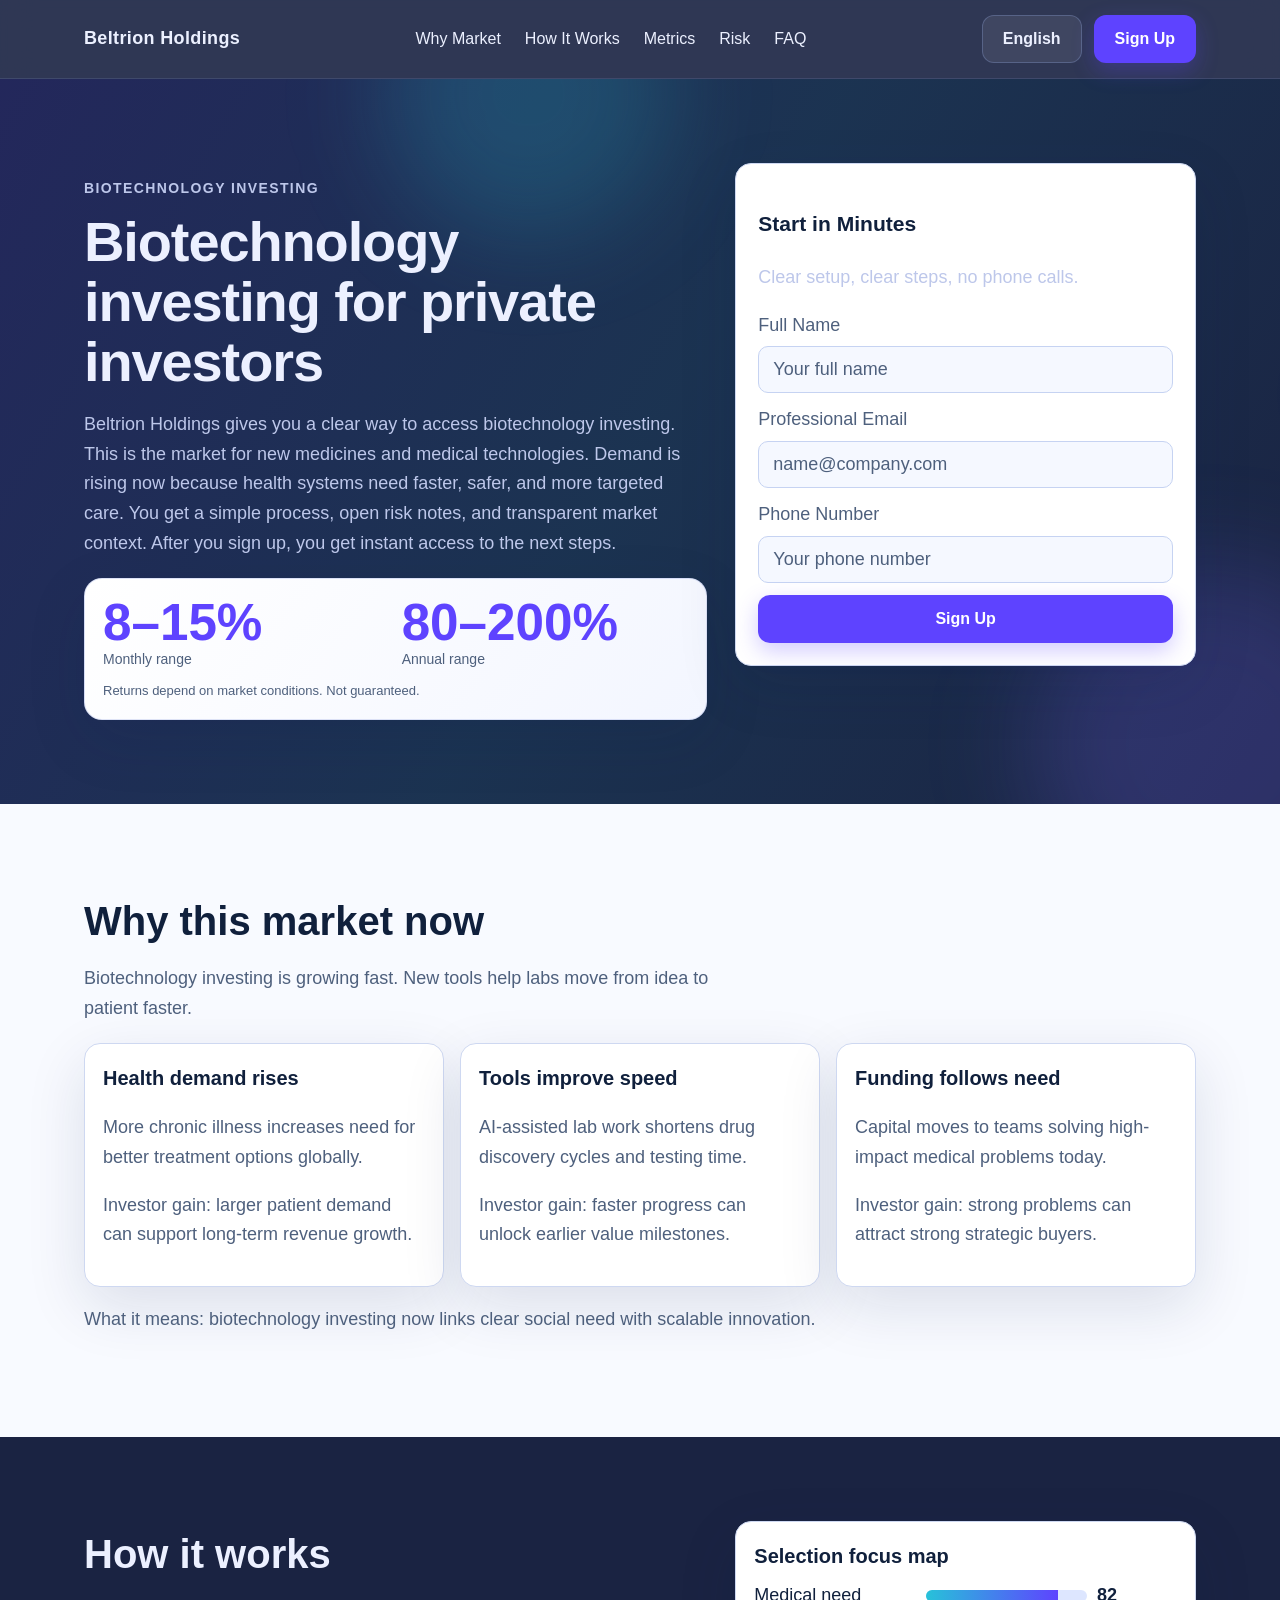
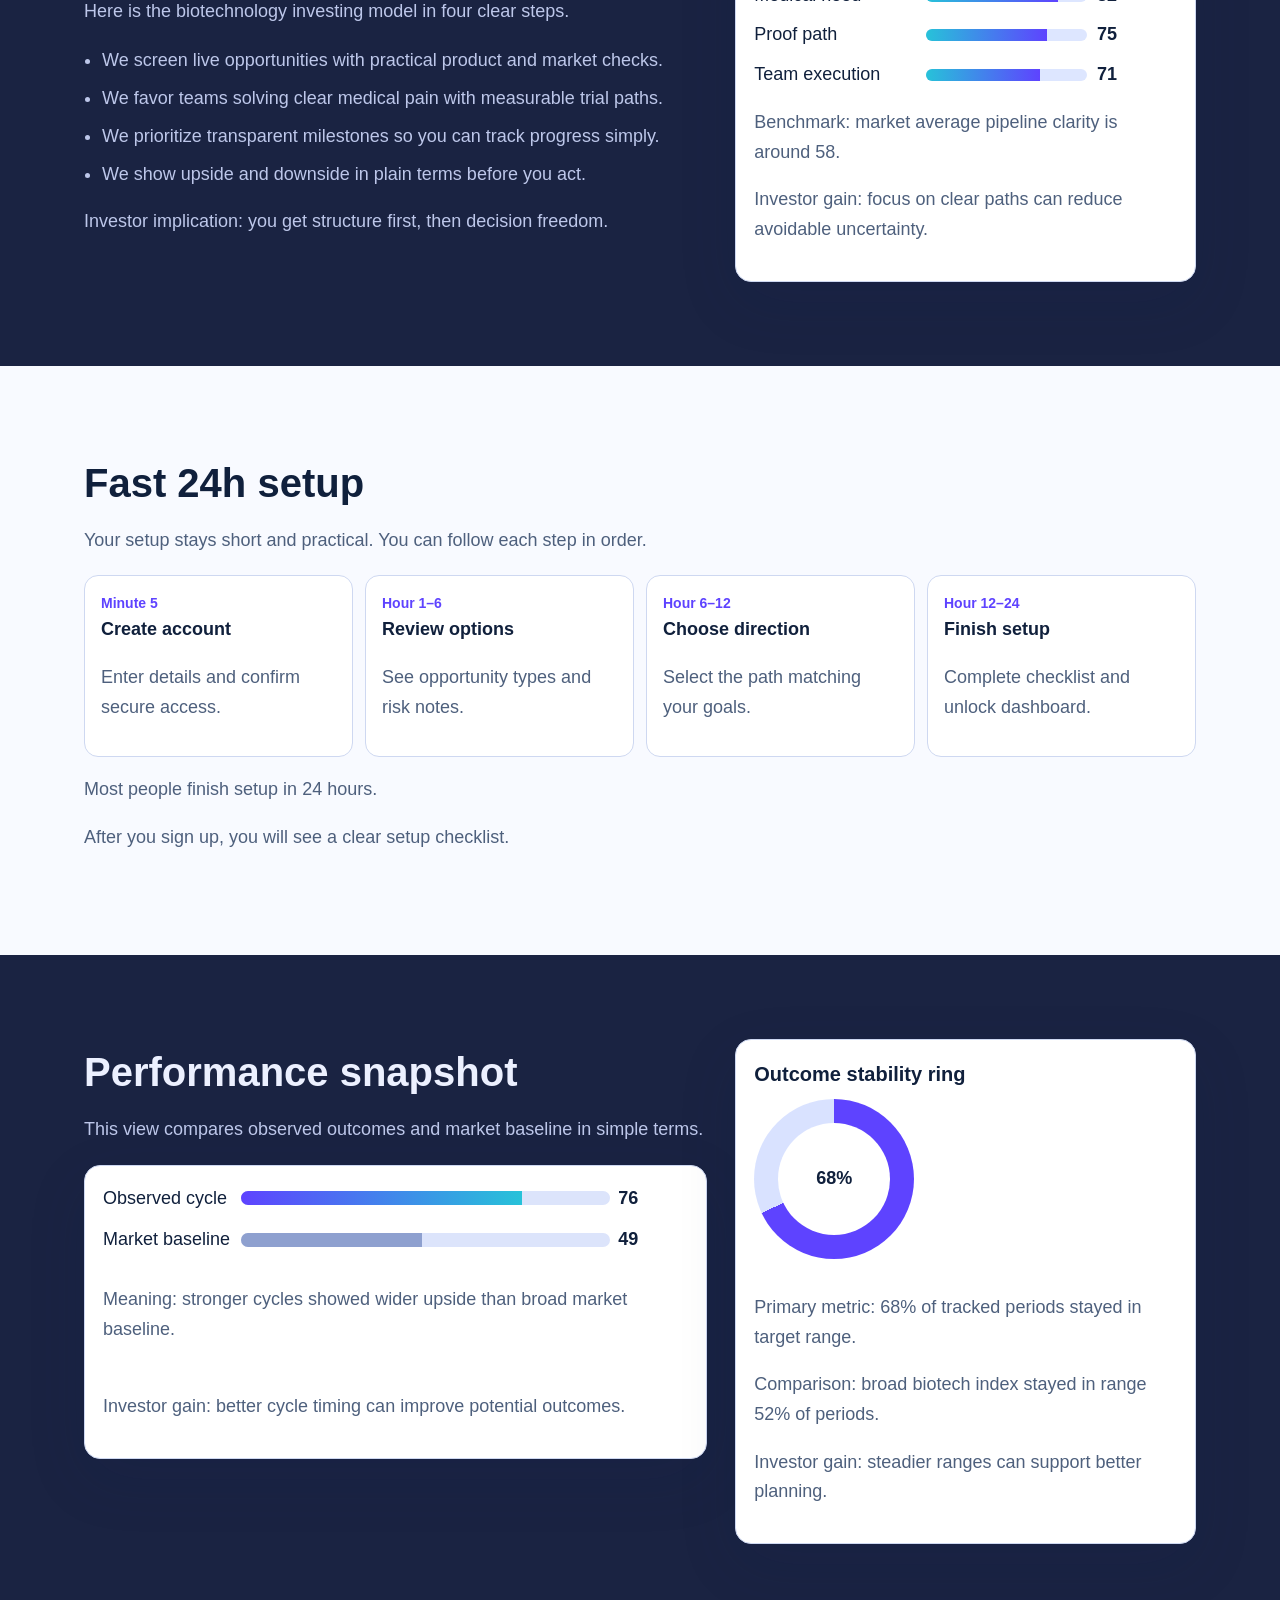
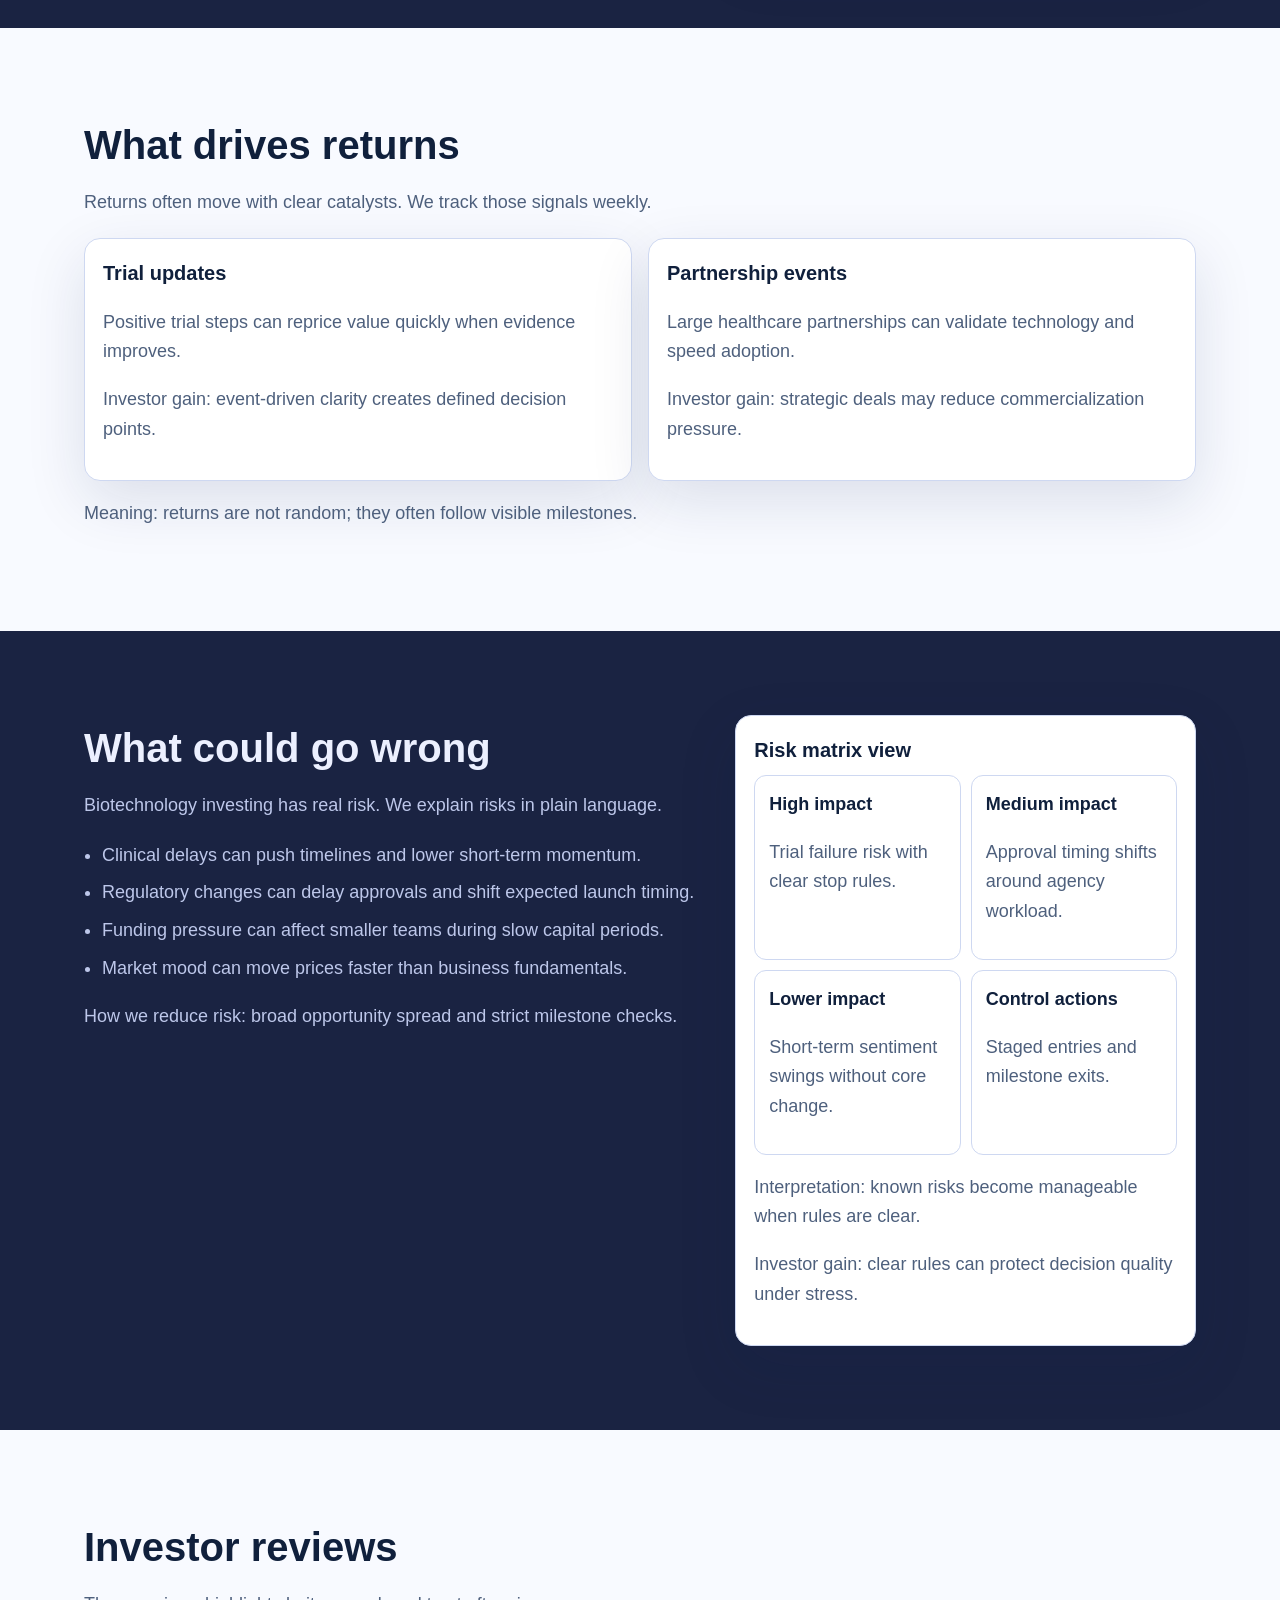
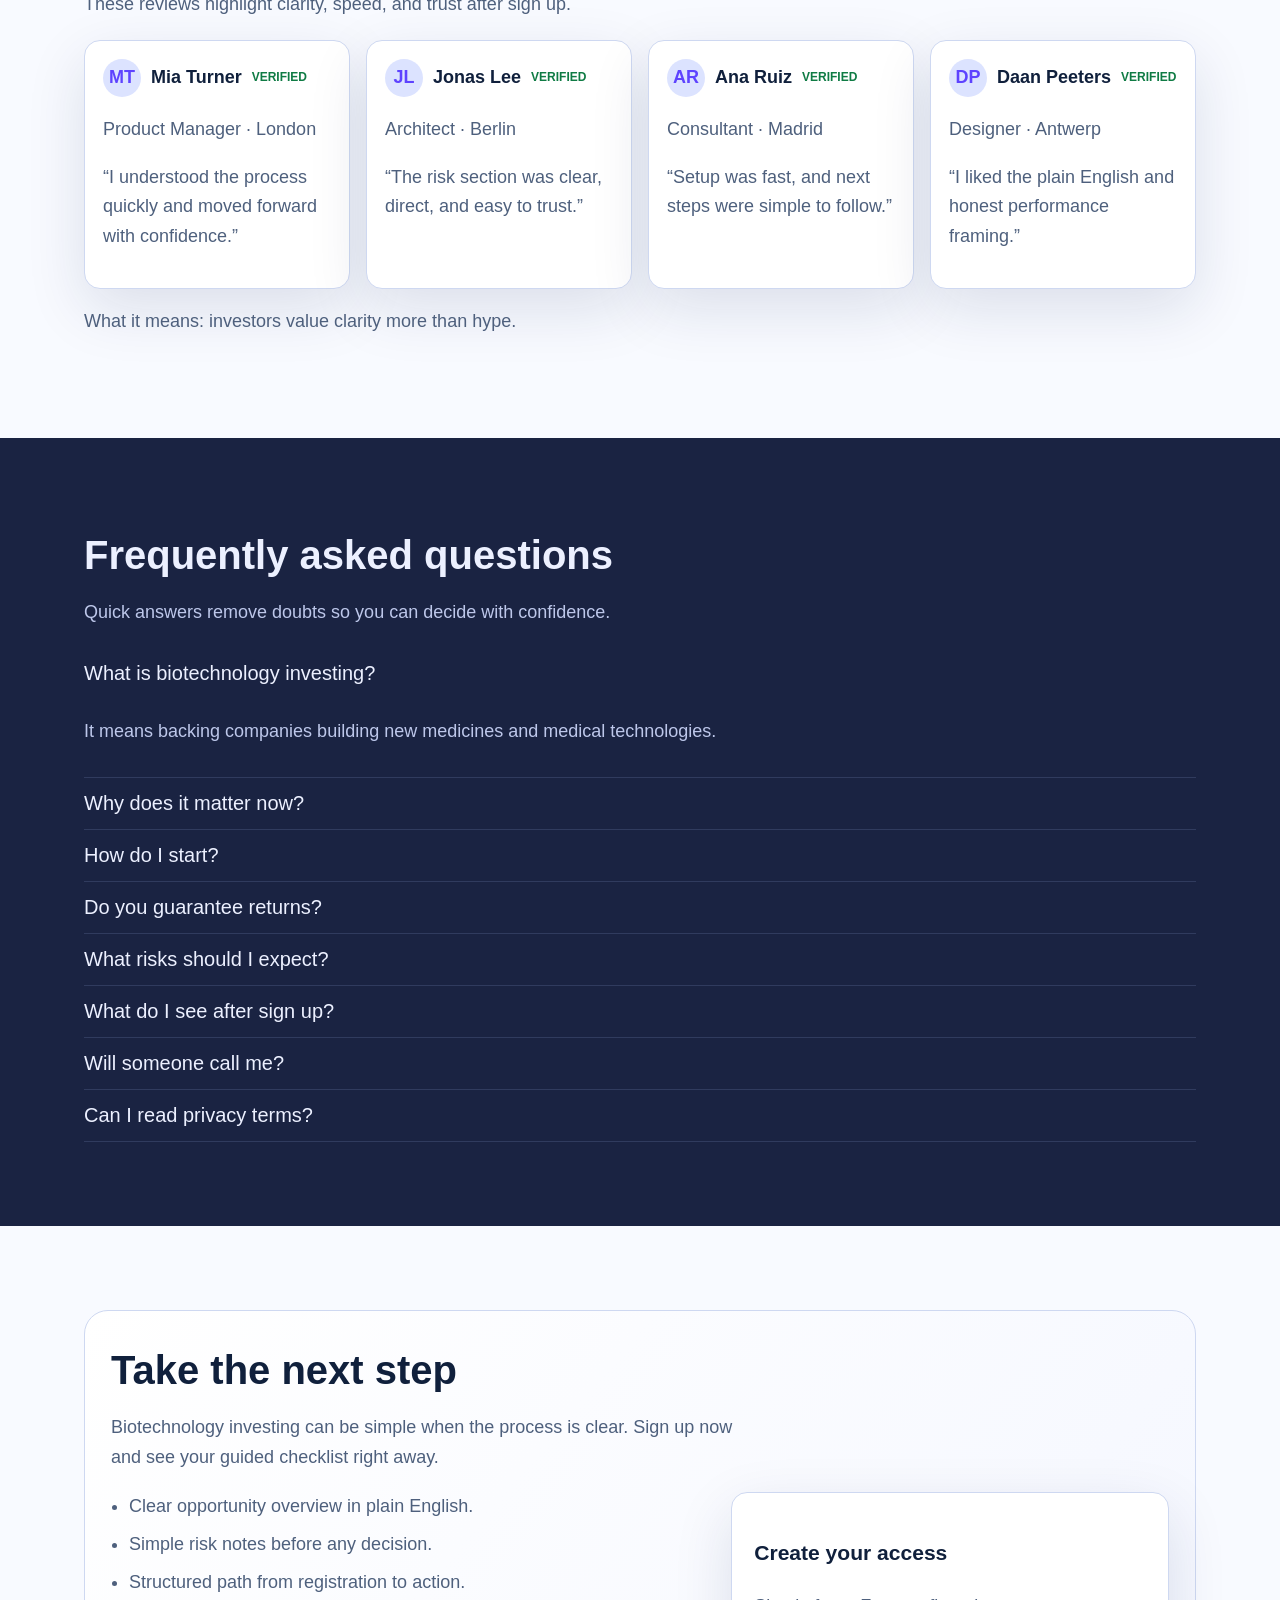
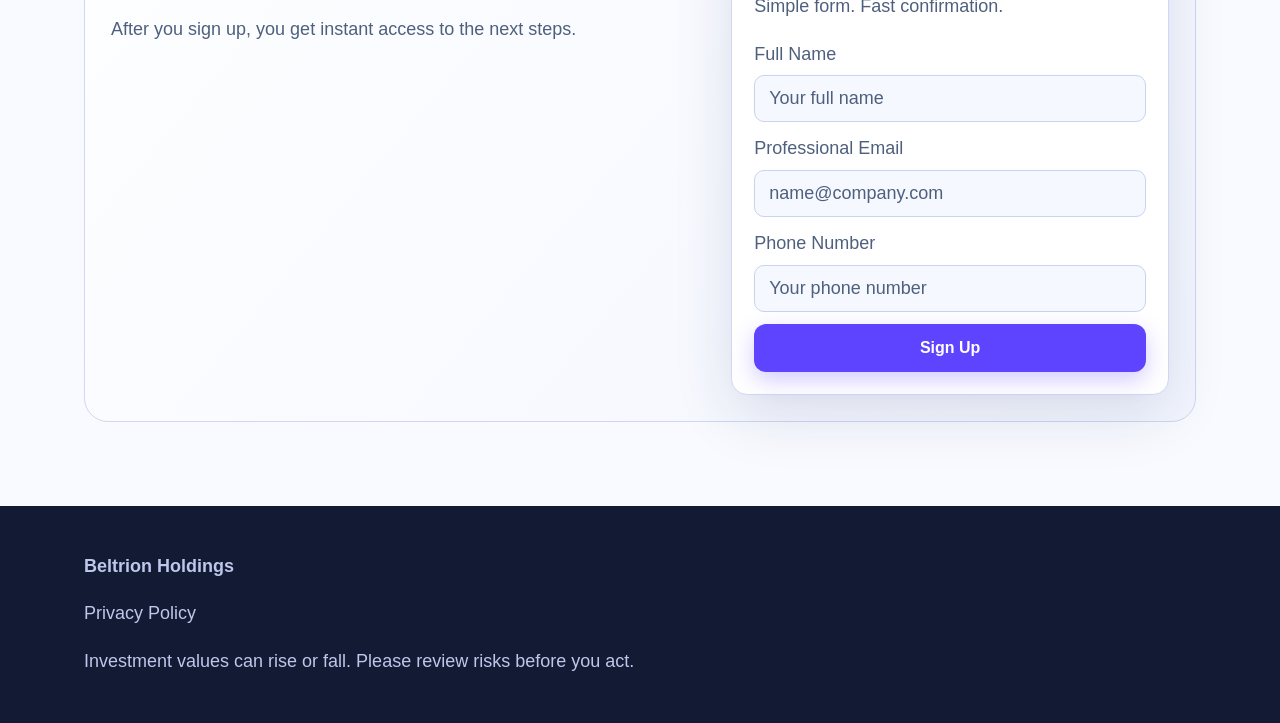
<file: index.html>
<!doctype html>
<html lang="en">
<head>
  <meta charset="utf-8" />
  <meta name="viewport" content="width=device-width,initial-scale=1" />
  <title>Beltrion Holdings | Biotechnology Investing for Private Investors | English</title>
  <meta name="description" content="Beltrion Holdings explains biotechnology investing in simple terms for private investors. Learn why this market matters now and sign up in minutes." />
  <link rel="canonical" href="https://beltrionholdings.com/" />
  <link rel="alternate" hreflang="en" href="https://beltrionholdings.com/index.html" />
  <link rel="alternate" hreflang="de" href="https://beltrionholdings.com/de/index.html" />
  <link rel="alternate" hreflang="fr" href="https://beltrionholdings.com/fr/index.html" />
  <link rel="alternate" hreflang="es" href="https://beltrionholdings.com/es/index.html" />
  <link rel="alternate" hreflang="it" href="https://beltrionholdings.com/it/index.html" />
  <link rel="alternate" hreflang="tr" href="https://beltrionholdings.com/tr/index.html" />
  <link rel="alternate" hreflang="pt" href="https://beltrionholdings.com/pt/index.html" />
  <link rel="alternate" hreflang="ja" href="https://beltrionholdings.com/jp/index.html" />
  <link rel="alternate" hreflang="sk" href="https://beltrionholdings.com/sk/index.html" />
  <link rel="alternate" hreflang="nl-BE" href="https://beltrionholdings.com/be/index.html" />
  <link rel="alternate" hreflang="x-default" href="https://beltrionholdings.com/index.html" />
  <meta property="og:title" content="Beltrion Holdings | Biotechnology Investing for Private Investors" />
  <meta property="og:description" content="Clear biotechnology investing story for private investors. Sign up and see your next steps fast." />
  <meta property="og:type" content="website" />
  <meta property="og:url" content="https://beltrionholdings.com/" />
  <meta property="og:image" content="https://beltrionholdings.com/assets/img/og.jpg" />
  <meta name="twitter:card" content="summary_large_image" />
  <meta name="twitter:title" content="Beltrion Holdings biotechnology investing" />
  <meta name="twitter:description" content="Simple biotechnology investing explanation for private investors." />
  <link rel="stylesheet" href="assets/style.css" />
  <script type="application/ld+json">{"@context":"https://schema.org","@type":"Organization","name":"Beltrion Holdings","url":"https://beltrionholdings.com"}</script>
  <script type="application/ld+json">{"@context":"https://schema.org","@type":"WebSite","name":"Beltrion Holdings","url":"https://beltrionholdings.com"}</script>
  <script type="application/ld+json">{"@context":"https://schema.org","@type":"Review","author":{"@type":"Person","name":"Mia Turner"},"reviewRating":{"@type":"Rating","ratingValue":"5"},"reviewBody":"Clear process, quick setup, and honest risk notes."}</script>
  <script type="application/ld+json">{"@context":"https://schema.org","@type":"FAQPage","mainEntity":[{"@type":"Question","name":"What is biotechnology investing?","acceptedAnswer":{"@type":"Answer","text":"Biotechnology investing means backing companies that create new medicines and medical technologies."}},{"@type":"Question","name":"Why now?","acceptedAnswer":{"@type":"Answer","text":"Aging populations and faster lab technology are increasing demand for better treatments."}}]}</script>
</head>
<body>
<header class="site-header" aria-label="Site header">
  <div class="container header-inner">
    <a class="brand" href="index.html">Beltrion Holdings</a>
    <nav class="nav-links" aria-label="Primary navigation">
      <a href="#market">Why Market</a><a href="#model">How It Works</a><a href="#metrics">Metrics</a><a href="#risk">Risk</a><a href="#faq">FAQ</a>
    </nav>
    <div class="header-actions">
      <div class="lang">
        <button class="lang-btn" aria-label="Open language menu">English</button>
        <div class="lang-menu">
<a href="index.html"><span class="lang-flag"><svg viewBox="0 0 18 18" aria-hidden="true"><rect width="18" height="18" fill="#012169"/><rect y="7" width="18" height="4" fill="#fff"/><rect x="7" width="4" height="18" fill="#fff"/><rect y="8" width="18" height="2" fill="#c8102e"/><rect x="8" width="2" height="18" fill="#c8102e"/></svg></span>English</a>
<a href="de/index.html"><span class="lang-flag"><svg viewBox="0 0 18 18" aria-hidden="true"><rect width="18" height="6" fill="#000"/><rect y="6" width="18" height="6" fill="#dd0000"/><rect y="12" width="18" height="6" fill="#ffce00"/></svg></span>Deutsch</a>
<a href="fr/index.html"><span class="lang-flag"><svg viewBox="0 0 18 18" aria-hidden="true"><rect width="6" height="18" fill="#0055a4"/><rect x="6" width="6" height="18" fill="#fff"/><rect x="12" width="6" height="18" fill="#ef4135"/></svg></span>Français</a>
<a href="es/index.html"><span class="lang-flag"><svg viewBox="0 0 18 18" aria-hidden="true"><rect width="18" height="4" fill="#aa151b"/><rect y="4" width="18" height="10" fill="#f1bf00"/><rect y="14" width="18" height="4" fill="#aa151b"/></svg></span>Español</a>
<a href="it/index.html"><span class="lang-flag"><svg viewBox="0 0 18 18" aria-hidden="true"><rect width="6" height="18" fill="#009246"/><rect x="6" width="6" height="18" fill="#fff"/><rect x="12" width="6" height="18" fill="#ce2b37"/></svg></span>Italiano</a>
<a href="tr/index.html"><span class="lang-flag"><svg viewBox="0 0 18 18" aria-hidden="true"><rect width="18" height="18" fill="#e30a17"/><circle cx="8" cy="9" r="4" fill="#fff"/><circle cx="9" cy="9" r="3" fill="#e30a17"/></svg></span>Türkçe</a>
<a href="pt/index.html"><span class="lang-flag"><svg viewBox="0 0 18 18" aria-hidden="true"><rect width="7" height="18" fill="#046a38"/><rect x="7" width="11" height="18" fill="#da291c"/></svg></span>Português</a>
<a href="jp/index.html"><span class="lang-flag"><svg viewBox="0 0 18 18" aria-hidden="true"><rect width="18" height="18" fill="#fff"/><circle cx="9" cy="9" r="4" fill="#bc002d"/></svg></span>日本語</a>
<a href="sk/index.html"><span class="lang-flag"><svg viewBox="0 0 18 18" aria-hidden="true"><rect width="18" height="6" fill="#fff"/><rect y="6" width="18" height="6" fill="#0b4ea2"/><rect y="12" width="18" height="6" fill="#ee1c25"/></svg></span>Slovak</a>
<a href="be/index.html"><span class="lang-flag"><svg viewBox="0 0 18 18" aria-hidden="true"><rect width="6" height="18" fill="#000"/><rect x="6" width="6" height="18" fill="#fdda24"/><rect x="12" width="6" height="18" fill="#ef3340"/></svg></span>Nederlands (BE)</a></div>
      </div>
      <a class="btn btn-primary" href="#signup-final">Sign Up</a>
      <button class="burger" aria-label="Open menu">☰</button>
    </div>
  </div>
</header>
<div class="drawer" aria-hidden="true">
  <div class="drawer-panel" role="dialog" aria-modal="true" aria-label="Mobile navigation">
    <button class="drawer-close" aria-label="Close menu">✕</button>
    <nav class="drawer-links" aria-label="Mobile links">
      <a href="#market">Why Market</a><a href="#model">How It Works</a><a href="#metrics">Metrics</a><a href="#risk">Risk</a><a href="#faq">FAQ</a>
    </nav>
    <div class="lang">
      <button class="lang-btn" aria-label="Open language menu mobile">English</button>
      <div class="lang-menu">
<a href="index.html"><span class="lang-flag"><svg viewBox="0 0 18 18" aria-hidden="true"><rect width="18" height="18" fill="#012169"/><rect y="7" width="18" height="4" fill="#fff"/><rect x="7" width="4" height="18" fill="#fff"/><rect y="8" width="18" height="2" fill="#c8102e"/><rect x="8" width="2" height="18" fill="#c8102e"/></svg></span>English</a>
<a href="de/index.html"><span class="lang-flag"><svg viewBox="0 0 18 18" aria-hidden="true"><rect width="18" height="6" fill="#000"/><rect y="6" width="18" height="6" fill="#dd0000"/><rect y="12" width="18" height="6" fill="#ffce00"/></svg></span>Deutsch</a>
<a href="fr/index.html"><span class="lang-flag"><svg viewBox="0 0 18 18" aria-hidden="true"><rect width="6" height="18" fill="#0055a4"/><rect x="6" width="6" height="18" fill="#fff"/><rect x="12" width="6" height="18" fill="#ef4135"/></svg></span>Français</a>
<a href="es/index.html"><span class="lang-flag"><svg viewBox="0 0 18 18" aria-hidden="true"><rect width="18" height="4" fill="#aa151b"/><rect y="4" width="18" height="10" fill="#f1bf00"/><rect y="14" width="18" height="4" fill="#aa151b"/></svg></span>Español</a>
<a href="it/index.html"><span class="lang-flag"><svg viewBox="0 0 18 18" aria-hidden="true"><rect width="6" height="18" fill="#009246"/><rect x="6" width="6" height="18" fill="#fff"/><rect x="12" width="6" height="18" fill="#ce2b37"/></svg></span>Italiano</a>
<a href="tr/index.html"><span class="lang-flag"><svg viewBox="0 0 18 18" aria-hidden="true"><rect width="18" height="18" fill="#e30a17"/><circle cx="8" cy="9" r="4" fill="#fff"/><circle cx="9" cy="9" r="3" fill="#e30a17"/></svg></span>Türkçe</a>
<a href="pt/index.html"><span class="lang-flag"><svg viewBox="0 0 18 18" aria-hidden="true"><rect width="7" height="18" fill="#046a38"/><rect x="7" width="11" height="18" fill="#da291c"/></svg></span>Português</a>
<a href="jp/index.html"><span class="lang-flag"><svg viewBox="0 0 18 18" aria-hidden="true"><rect width="18" height="18" fill="#fff"/><circle cx="9" cy="9" r="4" fill="#bc002d"/></svg></span>日本語</a>
<a href="sk/index.html"><span class="lang-flag"><svg viewBox="0 0 18 18" aria-hidden="true"><rect width="18" height="6" fill="#fff"/><rect y="6" width="18" height="6" fill="#0b4ea2"/><rect y="12" width="18" height="6" fill="#ee1c25"/></svg></span>Slovak</a>
<a href="be/index.html"><span class="lang-flag"><svg viewBox="0 0 18 18" aria-hidden="true"><rect width="6" height="18" fill="#000"/><rect x="6" width="6" height="18" fill="#fdda24"/><rect x="12" width="6" height="18" fill="#ef3340"/></svg></span>Nederlands (BE)</a></div>
    </div>
    <p><a class="btn btn-primary" href="#signup-final">Sign Up</a></p>
  </div>
</div>
<main>
  <section class="section dark hero" id="top">
    <div class="bg-mesh"></div><div class="glow violet"></div><div class="glow cyan"></div>
    <div class="container hero-grid">
      <div data-animate>
        <p class="eyebrow">Biotechnology Investing</p>
        <h1>Biotechnology investing for private investors</h1>
        <p class="hero-copy">Beltrion Holdings gives you a clear way to access biotechnology investing. This is the market for new medicines and medical technologies. Demand is rising now because health systems need faster, safer, and more targeted care. You get a simple process, open risk notes, and transparent market context. After you sign up, you get instant access to the next steps.</p>
        <div class="performance-panel" aria-label="Performance range">
          <div class="panel-grid">
            <div><div class="metric-strong">8–15%</div><div class="metric-label">Monthly range</div></div>
            <div><div class="metric-strong">80–200%</div><div class="metric-label">Annual range</div></div>
          </div>
          <div class="micro-note">Returns depend on market conditions. Not guaranteed.</div>
        </div>
      </div>
      <form class="form-card" data-animate aria-label="Hero sign up form">
        <h3 class="form-title">Start in Minutes</h3>
        <p class="form-sub">Clear setup, clear steps, no phone calls.</p>
        <div class="form-stack">
          <div><label for="name1">Full Name</label><input id="name1" name="name" type="text" placeholder="Your full name" required /></div>
          <div><label for="email1">Professional Email</label><input id="email1" name="email" type="email" placeholder="name@company.com" required /></div>
          <div><label for="phone1">Phone Number</label><input id="phone1" name="phone" type="tel" placeholder="Your phone number" required /></div>
          <button class="btn btn-primary" type="submit">Sign Up</button>
        </div>
      </form>
    </div>
  </section>

  <section class="section light" id="market"><div class="container" data-animate>
    <h2 class="section-title">Why this market now</h2>
    <p class="section-intro">Biotechnology investing is growing fast. New tools help labs move from idea to patient faster.</p>
    <div class="grid-3">
      <article class="card"><h3>Health demand rises</h3><p>More chronic illness increases need for better treatment options globally.</p><p class="muted">Investor gain: larger patient demand can support long-term revenue growth.</p></article>
      <article class="card"><h3>Tools improve speed</h3><p>AI-assisted lab work shortens drug discovery cycles and testing time.</p><p class="muted">Investor gain: faster progress can unlock earlier value milestones.</p></article>
      <article class="card"><h3>Funding follows need</h3><p>Capital moves to teams solving high-impact medical problems today.</p><p class="muted">Investor gain: strong problems can attract strong strategic buyers.</p></article>
    </div>
    <p>What it means: biotechnology investing now links clear social need with scalable innovation.</p>
  </div></section>

  <section class="section dark" id="model"><div class="container split" data-animate>
    <div>
      <h2 class="section-title">How it works</h2>
      <p class="section-intro">Here is the biotechnology investing model in four clear steps.</p>
      <ul class="simple-list">
        <li>We screen live opportunities with practical product and market checks.</li>
        <li>We favor teams solving clear medical pain with measurable trial paths.</li>
        <li>We prioritize transparent milestones so you can track progress simply.</li>
        <li>We show upside and downside in plain terms before you act.</li>
      </ul>
      <p>Investor implication: you get structure first, then decision freedom.</p>
    </div>
    <div class="card">
      <h3>Selection focus map</h3>
      <div class="waterfall">
        <div class="wf-item"><span>Medical need</span><div class="wf-lane"><div class="wf-fill" style="width:82%"></div></div><strong>82</strong></div>
        <div class="wf-item"><span>Proof path</span><div class="wf-lane"><div class="wf-fill" style="width:75%"></div></div><strong>75</strong></div>
        <div class="wf-item"><span>Team execution</span><div class="wf-lane"><div class="wf-fill" style="width:71%"></div></div><strong>71</strong></div>
      </div>
      <p>Benchmark: market average pipeline clarity is around 58.</p>
      <p class="muted">Investor gain: focus on clear paths can reduce avoidable uncertainty.</p>
    </div>
  </div></section>

  <section class="section light" id="process"><div class="container" data-animate>
    <h2 class="section-title">Fast 24h setup</h2>
    <p class="section-intro">Your setup stays short and practical. You can follow each step in order.</p>
    <div class="process-line">
      <div class="step"><div class="time">Minute 5</div><strong>Create account</strong><p>Enter details and confirm secure access.</p></div>
      <div class="step"><div class="time">Hour 1–6</div><strong>Review options</strong><p>See opportunity types and risk notes.</p></div>
      <div class="step"><div class="time">Hour 6–12</div><strong>Choose direction</strong><p>Select the path matching your goals.</p></div>
      <div class="step"><div class="time">Hour 12–24</div><strong>Finish setup</strong><p>Complete checklist and unlock dashboard.</p></div>
    </div>
    <p>Most people finish setup in 24 hours.</p>
    <p>After you sign up, you will see a clear setup checklist.</p>
  </div></section>

  <section class="section dark" id="metrics"><div class="container split" data-animate>
    <div>
      <h2 class="section-title">Performance snapshot</h2>
      <p class="section-intro">This view compares observed outcomes and market baseline in simple terms.</p>
      <div class="chart-compare card">
        <div class="compare-row"><span>Observed cycle</span><div class="bar-wrap"><div class="bar-a" style="width:76%"></div></div><strong>76</strong></div>
        <div class="compare-row"><span>Market baseline</span><div class="bar-wrap"><div class="bar-b" style="width:49%"></div></div><strong>49</strong></div>
        <p>Meaning: stronger cycles showed wider upside than broad market baseline.</p>
        <p class="muted">Investor gain: better cycle timing can improve potential outcomes.</p>
      </div>
    </div>
    <div class="card">
      <h3>Outcome stability ring</h3>
      <div class="ring-wrap">
        <div class="ring"><span>68%</span></div>
        <div>
          <p>Primary metric: 68% of tracked periods stayed in target range.</p>
          <p>Comparison: broad biotech index stayed in range 52% of periods.</p>
          <p class="muted">Investor gain: steadier ranges can support better planning.</p>
        </div>
      </div>
    </div>
  </div></section>

  <section class="section light" id="insights"><div class="container" data-animate>
    <h2 class="section-title">What drives returns</h2>
    <p class="section-intro">Returns often move with clear catalysts. We track those signals weekly.</p>
    <div class="grid-2">
      <article class="card"><h3>Trial updates</h3><p>Positive trial steps can reprice value quickly when evidence improves.</p><p class="muted">Investor gain: event-driven clarity creates defined decision points.</p></article>
      <article class="card"><h3>Partnership events</h3><p>Large healthcare partnerships can validate technology and speed adoption.</p><p class="muted">Investor gain: strategic deals may reduce commercialization pressure.</p></article>
    </div>
    <p>Meaning: returns are not random; they often follow visible milestones.</p>
  </div></section>

  <section class="section dark" id="risk"><div class="container split" data-animate>
    <div>
      <h2 class="section-title">What could go wrong</h2>
      <p class="section-intro">Biotechnology investing has real risk. We explain risks in plain language.</p>
      <ul class="simple-list">
        <li>Clinical delays can push timelines and lower short-term momentum.</li>
        <li>Regulatory changes can delay approvals and shift expected launch timing.</li>
        <li>Funding pressure can affect smaller teams during slow capital periods.</li>
        <li>Market mood can move prices faster than business fundamentals.</li>
      </ul>
      <p>How we reduce risk: broad opportunity spread and strict milestone checks.</p>
    </div>
    <div class="card">
      <h3>Risk matrix view</h3>
      <div class="matrix">
        <div class="cell"><strong>High impact</strong><p>Trial failure risk with clear stop rules.</p></div>
        <div class="cell"><strong>Medium impact</strong><p>Approval timing shifts around agency workload.</p></div>
        <div class="cell"><strong>Lower impact</strong><p>Short-term sentiment swings without core change.</p></div>
        <div class="cell"><strong>Control actions</strong><p>Staged entries and milestone exits.</p></div>
      </div>
      <p>Interpretation: known risks become manageable when rules are clear.</p>
      <p class="muted">Investor gain: clear rules can protect decision quality under stress.</p>
    </div>
  </div></section>

  <section class="section light" id="reviews"><div class="container" data-animate>
    <h2 class="section-title">Investor reviews</h2>
    <p class="section-intro">These reviews highlight clarity, speed, and trust after sign up.</p>
    <div class="reviews-grid">
      <article class="card"><div class="review-head"><div class="avatar">MT</div><strong>Mia Turner</strong><span class="verified">VERIFIED</span></div><p class="muted">Product Manager · London</p><p>“I understood the process quickly and moved forward with confidence.”</p></article>
      <article class="card"><div class="review-head"><div class="avatar">JL</div><strong>Jonas Lee</strong><span class="verified">VERIFIED</span></div><p class="muted">Architect · Berlin</p><p>“The risk section was clear, direct, and easy to trust.”</p></article>
      <article class="card"><div class="review-head"><div class="avatar">AR</div><strong>Ana Ruiz</strong><span class="verified">VERIFIED</span></div><p class="muted">Consultant · Madrid</p><p>“Setup was fast, and next steps were simple to follow.”</p></article>
      <article class="card"><div class="review-head"><div class="avatar">DP</div><strong>Daan Peeters</strong><span class="verified">VERIFIED</span></div><p class="muted">Designer · Antwerp</p><p>“I liked the plain English and honest performance framing.”</p></article>
    </div>
    <p>What it means: investors value clarity more than hype.</p>
  </div></section>

  <section class="section dark" id="faq"><div class="container" data-animate>
    <h2 class="section-title">Frequently asked questions</h2>
    <p class="section-intro">Quick answers remove doubts so you can decide with confidence.</p>
    <div class="faq-list">
      <div class="faq-item open"><button class="faq-q">What is biotechnology investing?</button><div class="faq-answer"><p>It means backing companies building new medicines and medical technologies.</p></div></div>
      <div class="faq-item"><button class="faq-q">Why does it matter now?</button><div class="faq-answer"><p>Healthcare demand is rising, and modern lab tools speed discovery.</p></div></div>
      <div class="faq-item"><button class="faq-q">How do I start?</button><div class="faq-answer"><p>Sign up, review options, and follow the setup checklist.</p></div></div>
      <div class="faq-item"><button class="faq-q">Do you guarantee returns?</button><div class="faq-answer"><p>No. Returns depend on market conditions and are never guaranteed.</p></div></div>
      <div class="faq-item"><button class="faq-q">What risks should I expect?</button><div class="faq-answer"><p>Trial delays, approval timing, and market swings can affect results.</p></div></div>
      <div class="faq-item"><button class="faq-q">What do I see after sign up?</button><div class="faq-answer"><p>After you sign up, you can review the options and choose what to do next.</p></div></div>
      <div class="faq-item"><button class="faq-q">Will someone call me?</button><div class="faq-answer"><p>No calls. We may send a short email to confirm your details.</p></div></div>
      <div class="faq-item"><button class="faq-q">Can I read privacy terms?</button><div class="faq-answer"><p>Yes. Open the privacy policy link in the footer anytime.</p></div></div>
    </div>
  </div></section>

  <section class="section light" id="signup-final"><div class="container" data-animate>
    <div class="final-cta">
      <h2 class="section-title">Take the next step</h2>
      <p class="section-intro">Biotechnology investing can be simple when the process is clear. Sign up now and see your guided checklist right away.</p>
      <div class="split">
        <div>
          <ul class="simple-list">
            <li>Clear opportunity overview in plain English.</li>
            <li>Simple risk notes before any decision.</li>
            <li>Structured path from registration to action.</li>
          </ul>
          <p>After you sign up, you get instant access to the next steps.</p>
        </div>
        <form class="form-card" aria-label="Final sign up form">
          <h3 class="form-title">Create your access</h3>
          <p class="form-sub">Simple form. Fast confirmation.</p>
          <div class="form-stack">
            <div><label for="name2">Full Name</label><input id="name2" type="text" placeholder="Your full name" required /></div>
            <div><label for="email2">Professional Email</label><input id="email2" type="email" placeholder="name@company.com" required /></div>
            <div><label for="phone2">Phone Number</label><input id="phone2" type="tel" placeholder="Your phone number" required /></div>
            <button class="btn btn-primary" type="submit">Sign Up</button>
          </div>
        </form>
      </div>
    </div>
  </div></section>
</main>

<footer class="site-footer"><div class="container">
  <p><strong>Beltrion Holdings</strong></p>
  <p><a href="#" data-open-privacy>Privacy Policy</a></p>
  <p>Investment values can rise or fall. Please review risks before you act.</p>
</div></footer>

<div class="modal" aria-hidden="true">
  <div class="modal-card" role="dialog" aria-modal="true" aria-label="Privacy policy">
    <div class="modal-top"><h3>Privacy Policy</h3><button class="drawer-close" data-close-privacy aria-label="Close privacy">✕</button></div>
    <h4>Introduction</h4><p>We respect your privacy and explain data use in plain English.</p>
    <h4>Data collection</h4><p>We collect name, professional email, and phone number you submit.</p>
    <h4>Legal basis</h4><p>We process data to provide requested access and service updates.</p>
    <h4>Cookies</h4><p>We use essential cookies for site function and basic analytics.</p>
    <h4>Retention</h4><p>We store data only as long as needed for service and law.</p>
    <h4>Third-party sharing</h4><p>We share data only with service providers needed to operate securely.</p>
    <h4>Security</h4><p>We use technical and organizational controls to protect your data.</p>
    <h4>User rights</h4><p>You can request access, correction, export, or deletion of your data.</p>
    <h4>International transfers</h4><p>Some providers may process data in other regions with safeguards.</p>
    <h4>Industry risk disclosure</h4><p>Investment information is educational and does not guarantee outcomes.</p>
    <h4>Contact</h4><p>For privacy questions, email privacy@beltrionholdings.com.</p>
    <div class="modal-footer"><button class="btn" data-close-privacy>Close</button></div>
  </div>
</div>

<script src="assets/app.js" defer></script>
</body>
</html>
</file>
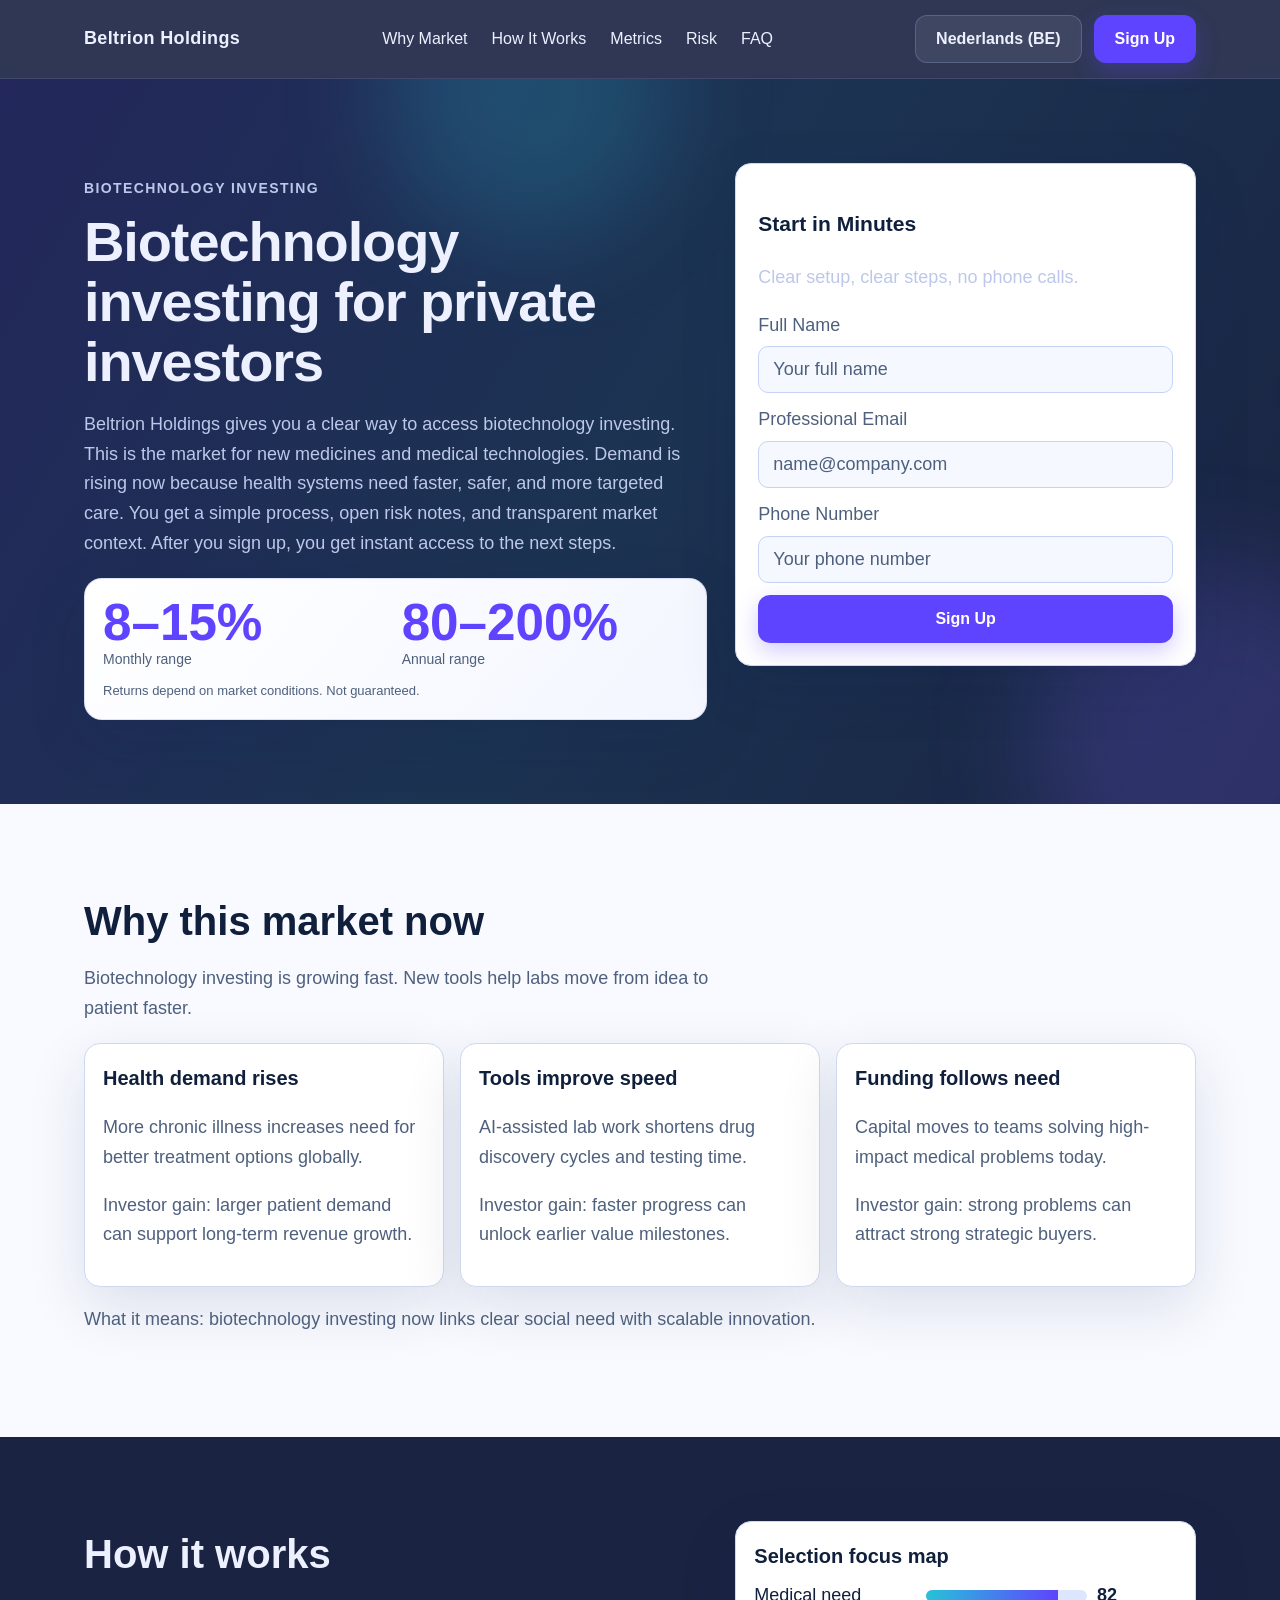
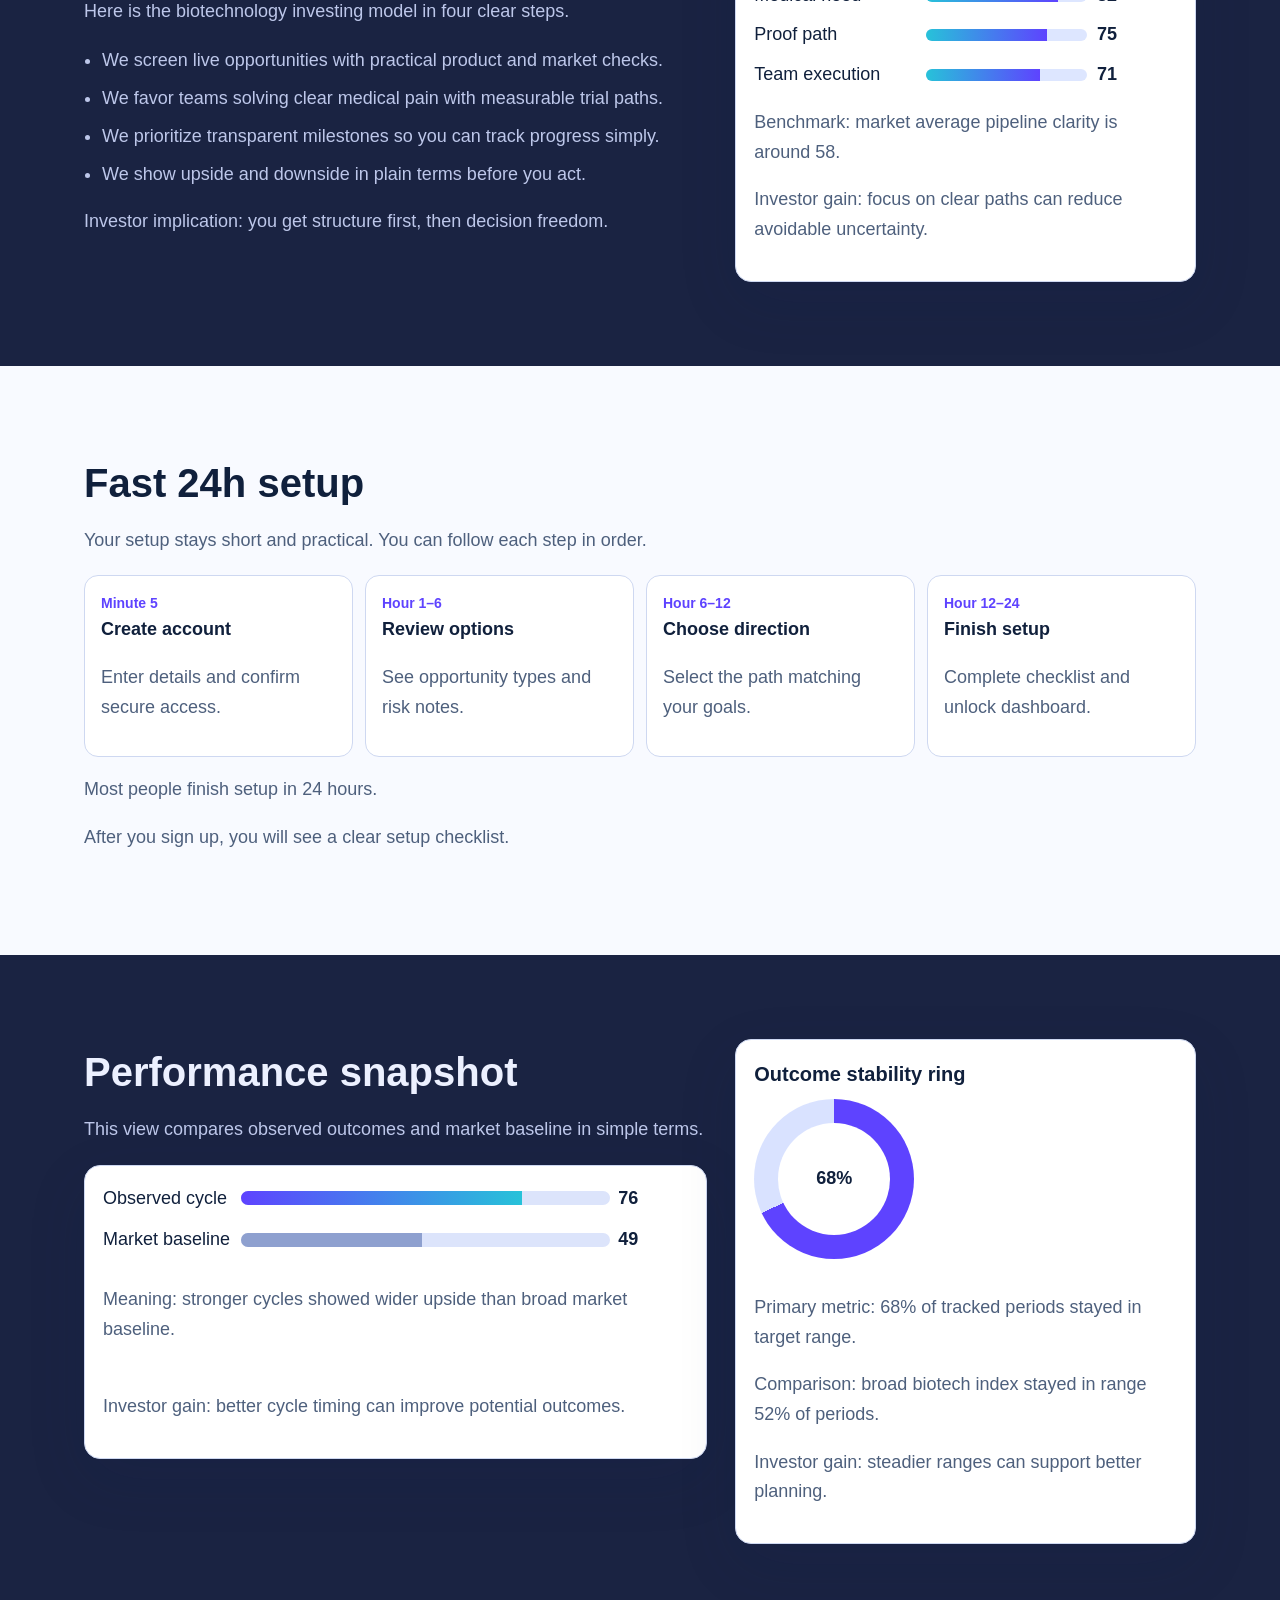
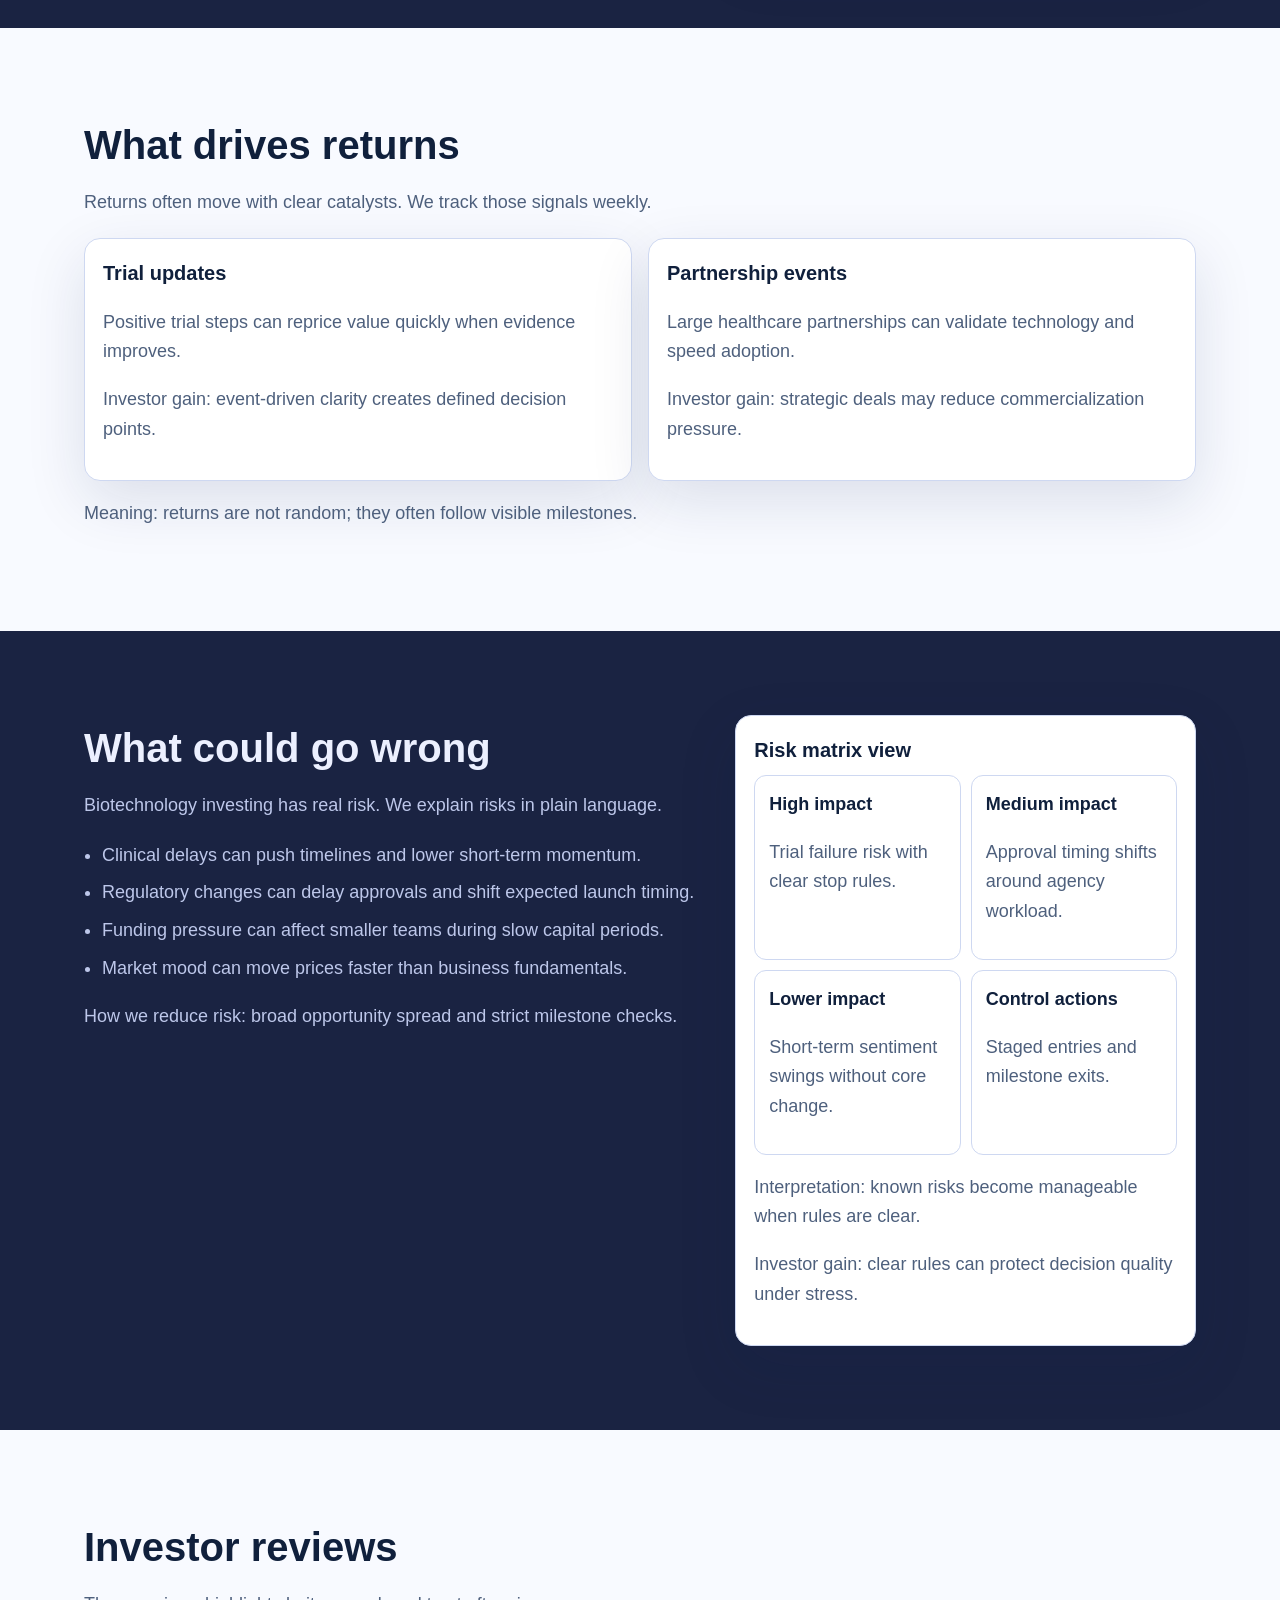
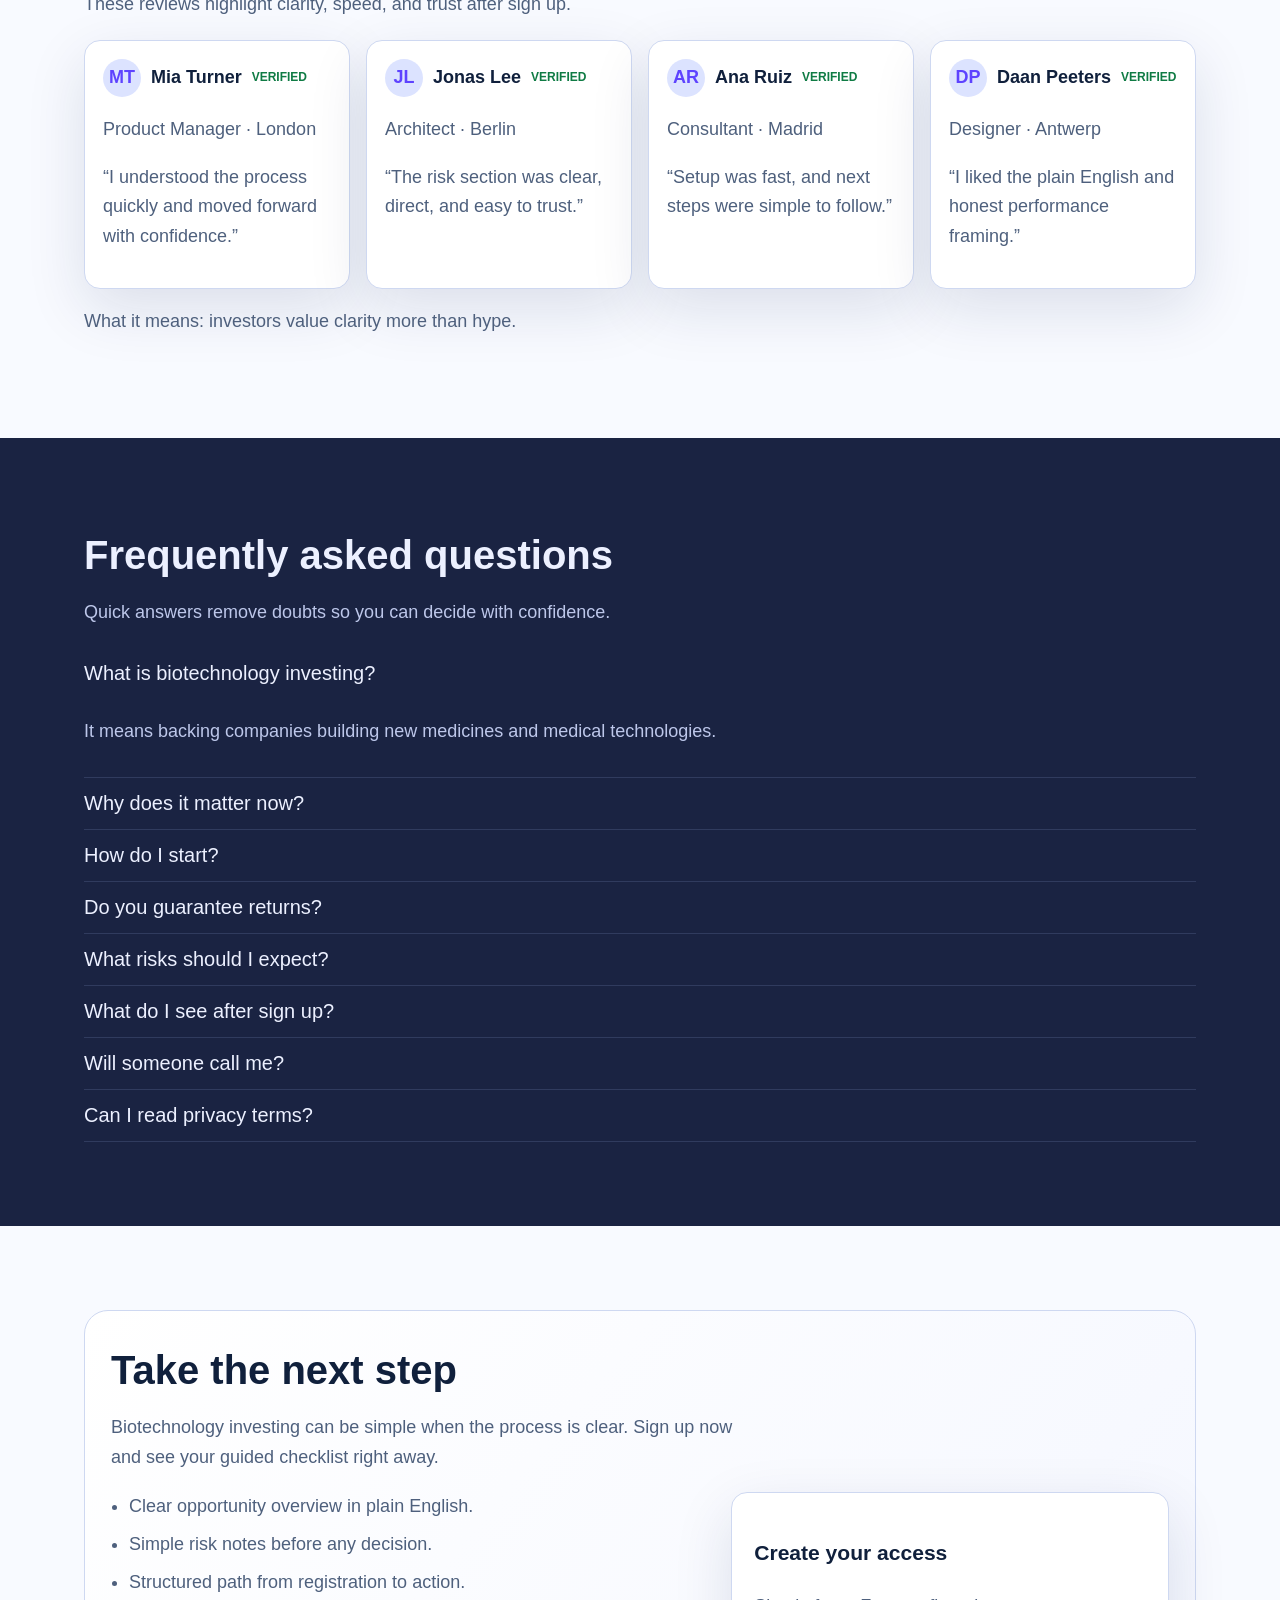
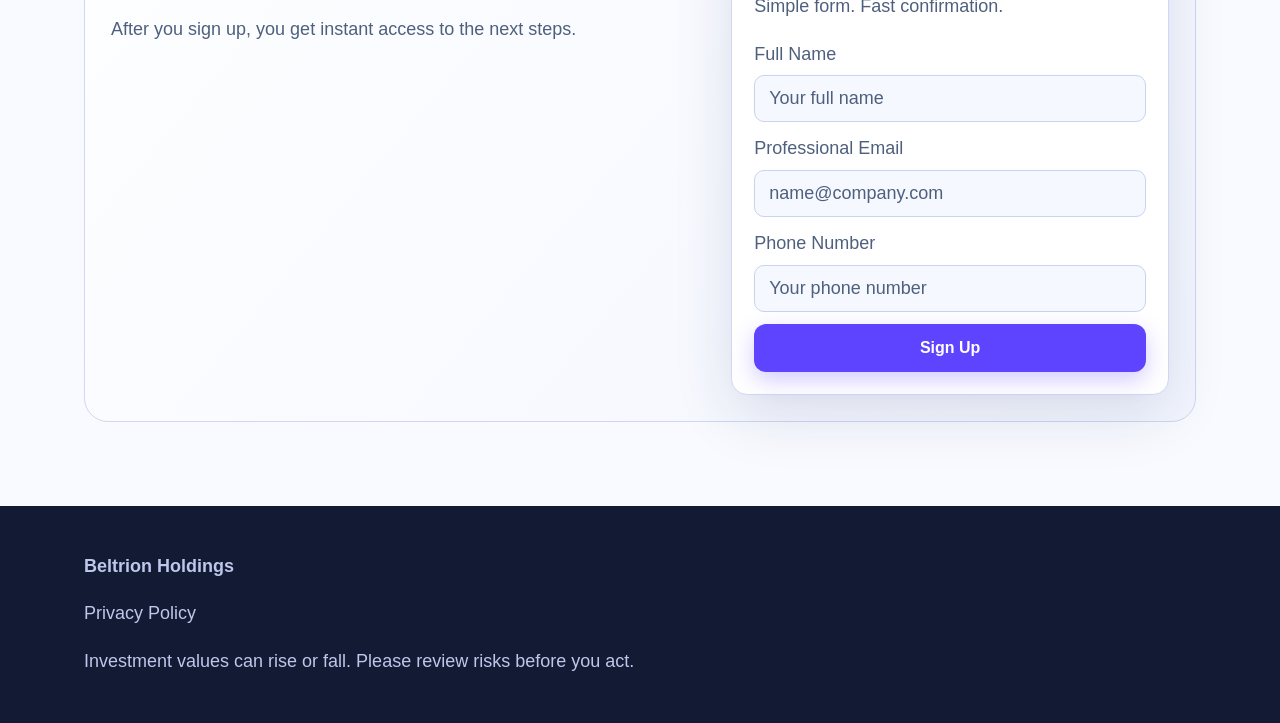
<file: be/index.html>
<!doctype html>
<html lang="en">
<head>
  <meta charset="utf-8" />
  <meta name="viewport" content="width=device-width,initial-scale=1" />
  <title>Beltrion Holdings | Biotechnology Investing for Private Investors | Nederlands BE</title>
  <meta name="description" content="Beltrion Holdings explains biotechnology investing in simple terms for private investors. Learn why this market matters now and sign up in minutes." />
  <link rel="canonical" href="https://beltrionholdings.com/be/index.html" />
  <link rel="alternate" hreflang="en" href="https://beltrionholdings.com/index.html" />
  <link rel="alternate" hreflang="de" href="https://beltrionholdings.com/de/index.html" />
  <link rel="alternate" hreflang="fr" href="https://beltrionholdings.com/fr/index.html" />
  <link rel="alternate" hreflang="es" href="https://beltrionholdings.com/es/index.html" />
  <link rel="alternate" hreflang="it" href="https://beltrionholdings.com/it/index.html" />
  <link rel="alternate" hreflang="tr" href="https://beltrionholdings.com/tr/index.html" />
  <link rel="alternate" hreflang="pt" href="https://beltrionholdings.com/pt/index.html" />
  <link rel="alternate" hreflang="ja" href="https://beltrionholdings.com/jp/index.html" />
  <link rel="alternate" hreflang="sk" href="https://beltrionholdings.com/sk/index.html" />
  <link rel="alternate" hreflang="nl-BE" href="https://beltrionholdings.com/be/index.html" />
  <link rel="alternate" hreflang="x-default" href="https://beltrionholdings.com/index.html" />
  <meta property="og:title" content="Beltrion Holdings | Biotechnology Investing for Private Investors" />
  <meta property="og:description" content="Clear biotechnology investing story for private investors. Sign up and see your next steps fast." />
  <meta property="og:type" content="website" />
  <meta property="og:url" content="https://beltrionholdings.com/be/index.html" />
  <meta property="og:image" content="https://beltrionholdings.com/assets/img/og.jpg" />
  <meta name="twitter:card" content="summary_large_image" />
  <meta name="twitter:title" content="Beltrion Holdings biotechnology investing" />
  <meta name="twitter:description" content="Simple biotechnology investing explanation for private investors." />
  <link rel="stylesheet" href="../assets/style.css" />
  <script type="application/ld+json">{"@context":"https://schema.org","@type":"Organization","name":"Beltrion Holdings","url":"https://beltrionholdings.com"}</script>
  <script type="application/ld+json">{"@context":"https://schema.org","@type":"WebSite","name":"Beltrion Holdings","url":"https://beltrionholdings.com"}</script>
  <script type="application/ld+json">{"@context":"https://schema.org","@type":"Review","author":{"@type":"Person","name":"Mia Turner"},"reviewRating":{"@type":"Rating","ratingValue":"5"},"reviewBody":"Clear process, quick setup, and honest risk notes."}</script>
  <script type="application/ld+json">{"@context":"https://schema.org","@type":"FAQPage","mainEntity":[{"@type":"Question","name":"What is biotechnology investing?","acceptedAnswer":{"@type":"Answer","text":"Biotechnology investing means backing companies that create new medicines and medical technologies."}},{"@type":"Question","name":"Why now?","acceptedAnswer":{"@type":"Answer","text":"Aging populations and faster lab technology are increasing demand for better treatments."}}]}</script>
</head>
<body>
<header class="site-header" aria-label="Site header">
  <div class="container header-inner">
    <a class="brand" href="../index.html">Beltrion Holdings</a>
    <nav class="nav-links" aria-label="Primary navigation">
      <a href="#market">Why Market</a><a href="#model">How It Works</a><a href="#metrics">Metrics</a><a href="#risk">Risk</a><a href="#faq">FAQ</a>
    </nav>
    <div class="header-actions">
      <div class="lang">
        <button class="lang-btn" aria-label="Open language menu">Nederlands (BE)</button>
        <div class="lang-menu">
<a href="../index.html"><span class="lang-flag"><svg viewBox="0 0 18 18" aria-hidden="true"><rect width="18" height="18" fill="#012169"/><rect y="7" width="18" height="4" fill="#fff"/><rect x="7" width="4" height="18" fill="#fff"/><rect y="8" width="18" height="2" fill="#c8102e"/><rect x="8" width="2" height="18" fill="#c8102e"/></svg></span>English</a>
<a href="../de/index.html"><span class="lang-flag"><svg viewBox="0 0 18 18" aria-hidden="true"><rect width="18" height="6" fill="#000"/><rect y="6" width="18" height="6" fill="#dd0000"/><rect y="12" width="18" height="6" fill="#ffce00"/></svg></span>Deutsch</a>
<a href="../fr/index.html"><span class="lang-flag"><svg viewBox="0 0 18 18" aria-hidden="true"><rect width="6" height="18" fill="#0055a4"/><rect x="6" width="6" height="18" fill="#fff"/><rect x="12" width="6" height="18" fill="#ef4135"/></svg></span>Français</a>
<a href="../es/index.html"><span class="lang-flag"><svg viewBox="0 0 18 18" aria-hidden="true"><rect width="18" height="4" fill="#aa151b"/><rect y="4" width="18" height="10" fill="#f1bf00"/><rect y="14" width="18" height="4" fill="#aa151b"/></svg></span>Español</a>
<a href="../it/index.html"><span class="lang-flag"><svg viewBox="0 0 18 18" aria-hidden="true"><rect width="6" height="18" fill="#009246"/><rect x="6" width="6" height="18" fill="#fff"/><rect x="12" width="6" height="18" fill="#ce2b37"/></svg></span>Italiano</a>
<a href="../tr/index.html"><span class="lang-flag"><svg viewBox="0 0 18 18" aria-hidden="true"><rect width="18" height="18" fill="#e30a17"/><circle cx="8" cy="9" r="4" fill="#fff"/><circle cx="9" cy="9" r="3" fill="#e30a17"/></svg></span>Türkçe</a>
<a href="../pt/index.html"><span class="lang-flag"><svg viewBox="0 0 18 18" aria-hidden="true"><rect width="7" height="18" fill="#046a38"/><rect x="7" width="11" height="18" fill="#da291c"/></svg></span>Português</a>
<a href="../jp/index.html"><span class="lang-flag"><svg viewBox="0 0 18 18" aria-hidden="true"><rect width="18" height="18" fill="#fff"/><circle cx="9" cy="9" r="4" fill="#bc002d"/></svg></span>日本語</a>
<a href="../sk/index.html"><span class="lang-flag"><svg viewBox="0 0 18 18" aria-hidden="true"><rect width="18" height="6" fill="#fff"/><rect y="6" width="18" height="6" fill="#0b4ea2"/><rect y="12" width="18" height="6" fill="#ee1c25"/></svg></span>Slovak</a>
<a href="../be/index.html"><span class="lang-flag"><svg viewBox="0 0 18 18" aria-hidden="true"><rect width="6" height="18" fill="#000"/><rect x="6" width="6" height="18" fill="#fdda24"/><rect x="12" width="6" height="18" fill="#ef3340"/></svg></span>Nederlands (BE)</a></div>
      </div>
      <a class="btn btn-primary" href="#signup-final">Sign Up</a>
      <button class="burger" aria-label="Open menu">☰</button>
    </div>
  </div>
</header>
<div class="drawer" aria-hidden="true">
  <div class="drawer-panel" role="dialog" aria-modal="true" aria-label="Mobile navigation">
    <button class="drawer-close" aria-label="Close menu">✕</button>
    <nav class="drawer-links" aria-label="Mobile links">
      <a href="#market">Why Market</a><a href="#model">How It Works</a><a href="#metrics">Metrics</a><a href="#risk">Risk</a><a href="#faq">FAQ</a>
    </nav>
    <div class="lang">
      <button class="lang-btn" aria-label="Open language menu mobile">Nederlands (BE)</button>
      <div class="lang-menu">
<a href="../index.html"><span class="lang-flag"><svg viewBox="0 0 18 18" aria-hidden="true"><rect width="18" height="18" fill="#012169"/><rect y="7" width="18" height="4" fill="#fff"/><rect x="7" width="4" height="18" fill="#fff"/><rect y="8" width="18" height="2" fill="#c8102e"/><rect x="8" width="2" height="18" fill="#c8102e"/></svg></span>English</a>
<a href="../de/index.html"><span class="lang-flag"><svg viewBox="0 0 18 18" aria-hidden="true"><rect width="18" height="6" fill="#000"/><rect y="6" width="18" height="6" fill="#dd0000"/><rect y="12" width="18" height="6" fill="#ffce00"/></svg></span>Deutsch</a>
<a href="../fr/index.html"><span class="lang-flag"><svg viewBox="0 0 18 18" aria-hidden="true"><rect width="6" height="18" fill="#0055a4"/><rect x="6" width="6" height="18" fill="#fff"/><rect x="12" width="6" height="18" fill="#ef4135"/></svg></span>Français</a>
<a href="../es/index.html"><span class="lang-flag"><svg viewBox="0 0 18 18" aria-hidden="true"><rect width="18" height="4" fill="#aa151b"/><rect y="4" width="18" height="10" fill="#f1bf00"/><rect y="14" width="18" height="4" fill="#aa151b"/></svg></span>Español</a>
<a href="../it/index.html"><span class="lang-flag"><svg viewBox="0 0 18 18" aria-hidden="true"><rect width="6" height="18" fill="#009246"/><rect x="6" width="6" height="18" fill="#fff"/><rect x="12" width="6" height="18" fill="#ce2b37"/></svg></span>Italiano</a>
<a href="../tr/index.html"><span class="lang-flag"><svg viewBox="0 0 18 18" aria-hidden="true"><rect width="18" height="18" fill="#e30a17"/><circle cx="8" cy="9" r="4" fill="#fff"/><circle cx="9" cy="9" r="3" fill="#e30a17"/></svg></span>Türkçe</a>
<a href="../pt/index.html"><span class="lang-flag"><svg viewBox="0 0 18 18" aria-hidden="true"><rect width="7" height="18" fill="#046a38"/><rect x="7" width="11" height="18" fill="#da291c"/></svg></span>Português</a>
<a href="../jp/index.html"><span class="lang-flag"><svg viewBox="0 0 18 18" aria-hidden="true"><rect width="18" height="18" fill="#fff"/><circle cx="9" cy="9" r="4" fill="#bc002d"/></svg></span>日本語</a>
<a href="../sk/index.html"><span class="lang-flag"><svg viewBox="0 0 18 18" aria-hidden="true"><rect width="18" height="6" fill="#fff"/><rect y="6" width="18" height="6" fill="#0b4ea2"/><rect y="12" width="18" height="6" fill="#ee1c25"/></svg></span>Slovak</a>
<a href="../be/index.html"><span class="lang-flag"><svg viewBox="0 0 18 18" aria-hidden="true"><rect width="6" height="18" fill="#000"/><rect x="6" width="6" height="18" fill="#fdda24"/><rect x="12" width="6" height="18" fill="#ef3340"/></svg></span>Nederlands (BE)</a></div>
    </div>
    <p><a class="btn btn-primary" href="#signup-final">Sign Up</a></p>
  </div>
</div>
<main>
  <section class="section dark hero" id="top">
    <div class="bg-mesh"></div><div class="glow violet"></div><div class="glow cyan"></div>
    <div class="container hero-grid">
      <div data-animate>
        <p class="eyebrow">Biotechnology Investing</p>
        <h1>Biotechnology investing for private investors</h1>
        <p class="hero-copy">Beltrion Holdings gives you a clear way to access biotechnology investing. This is the market for new medicines and medical technologies. Demand is rising now because health systems need faster, safer, and more targeted care. You get a simple process, open risk notes, and transparent market context. After you sign up, you get instant access to the next steps.</p>
        <div class="performance-panel" aria-label="Performance range">
          <div class="panel-grid">
            <div><div class="metric-strong">8–15%</div><div class="metric-label">Monthly range</div></div>
            <div><div class="metric-strong">80–200%</div><div class="metric-label">Annual range</div></div>
          </div>
          <div class="micro-note">Returns depend on market conditions. Not guaranteed.</div>
        </div>
      </div>
      <form class="form-card" data-animate aria-label="Hero sign up form">
        <h3 class="form-title">Start in Minutes</h3>
        <p class="form-sub">Clear setup, clear steps, no phone calls.</p>
        <div class="form-stack">
          <div><label for="name1">Full Name</label><input id="name1" name="name" type="text" placeholder="Your full name" required /></div>
          <div><label for="email1">Professional Email</label><input id="email1" name="email" type="email" placeholder="name@company.com" required /></div>
          <div><label for="phone1">Phone Number</label><input id="phone1" name="phone" type="tel" placeholder="Your phone number" required /></div>
          <button class="btn btn-primary" type="submit">Sign Up</button>
        </div>
      </form>
    </div>
  </section>

  <section class="section light" id="market"><div class="container" data-animate>
    <h2 class="section-title">Why this market now</h2>
    <p class="section-intro">Biotechnology investing is growing fast. New tools help labs move from idea to patient faster.</p>
    <div class="grid-3">
      <article class="card"><h3>Health demand rises</h3><p>More chronic illness increases need for better treatment options globally.</p><p class="muted">Investor gain: larger patient demand can support long-term revenue growth.</p></article>
      <article class="card"><h3>Tools improve speed</h3><p>AI-assisted lab work shortens drug discovery cycles and testing time.</p><p class="muted">Investor gain: faster progress can unlock earlier value milestones.</p></article>
      <article class="card"><h3>Funding follows need</h3><p>Capital moves to teams solving high-impact medical problems today.</p><p class="muted">Investor gain: strong problems can attract strong strategic buyers.</p></article>
    </div>
    <p>What it means: biotechnology investing now links clear social need with scalable innovation.</p>
  </div></section>

  <section class="section dark" id="model"><div class="container split" data-animate>
    <div>
      <h2 class="section-title">How it works</h2>
      <p class="section-intro">Here is the biotechnology investing model in four clear steps.</p>
      <ul class="simple-list">
        <li>We screen live opportunities with practical product and market checks.</li>
        <li>We favor teams solving clear medical pain with measurable trial paths.</li>
        <li>We prioritize transparent milestones so you can track progress simply.</li>
        <li>We show upside and downside in plain terms before you act.</li>
      </ul>
      <p>Investor implication: you get structure first, then decision freedom.</p>
    </div>
    <div class="card">
      <h3>Selection focus map</h3>
      <div class="waterfall">
        <div class="wf-item"><span>Medical need</span><div class="wf-lane"><div class="wf-fill" style="width:82%"></div></div><strong>82</strong></div>
        <div class="wf-item"><span>Proof path</span><div class="wf-lane"><div class="wf-fill" style="width:75%"></div></div><strong>75</strong></div>
        <div class="wf-item"><span>Team execution</span><div class="wf-lane"><div class="wf-fill" style="width:71%"></div></div><strong>71</strong></div>
      </div>
      <p>Benchmark: market average pipeline clarity is around 58.</p>
      <p class="muted">Investor gain: focus on clear paths can reduce avoidable uncertainty.</p>
    </div>
  </div></section>

  <section class="section light" id="process"><div class="container" data-animate>
    <h2 class="section-title">Fast 24h setup</h2>
    <p class="section-intro">Your setup stays short and practical. You can follow each step in order.</p>
    <div class="process-line">
      <div class="step"><div class="time">Minute 5</div><strong>Create account</strong><p>Enter details and confirm secure access.</p></div>
      <div class="step"><div class="time">Hour 1–6</div><strong>Review options</strong><p>See opportunity types and risk notes.</p></div>
      <div class="step"><div class="time">Hour 6–12</div><strong>Choose direction</strong><p>Select the path matching your goals.</p></div>
      <div class="step"><div class="time">Hour 12–24</div><strong>Finish setup</strong><p>Complete checklist and unlock dashboard.</p></div>
    </div>
    <p>Most people finish setup in 24 hours.</p>
    <p>After you sign up, you will see a clear setup checklist.</p>
  </div></section>

  <section class="section dark" id="metrics"><div class="container split" data-animate>
    <div>
      <h2 class="section-title">Performance snapshot</h2>
      <p class="section-intro">This view compares observed outcomes and market baseline in simple terms.</p>
      <div class="chart-compare card">
        <div class="compare-row"><span>Observed cycle</span><div class="bar-wrap"><div class="bar-a" style="width:76%"></div></div><strong>76</strong></div>
        <div class="compare-row"><span>Market baseline</span><div class="bar-wrap"><div class="bar-b" style="width:49%"></div></div><strong>49</strong></div>
        <p>Meaning: stronger cycles showed wider upside than broad market baseline.</p>
        <p class="muted">Investor gain: better cycle timing can improve potential outcomes.</p>
      </div>
    </div>
    <div class="card">
      <h3>Outcome stability ring</h3>
      <div class="ring-wrap">
        <div class="ring"><span>68%</span></div>
        <div>
          <p>Primary metric: 68% of tracked periods stayed in target range.</p>
          <p>Comparison: broad biotech index stayed in range 52% of periods.</p>
          <p class="muted">Investor gain: steadier ranges can support better planning.</p>
        </div>
      </div>
    </div>
  </div></section>

  <section class="section light" id="insights"><div class="container" data-animate>
    <h2 class="section-title">What drives returns</h2>
    <p class="section-intro">Returns often move with clear catalysts. We track those signals weekly.</p>
    <div class="grid-2">
      <article class="card"><h3>Trial updates</h3><p>Positive trial steps can reprice value quickly when evidence improves.</p><p class="muted">Investor gain: event-driven clarity creates defined decision points.</p></article>
      <article class="card"><h3>Partnership events</h3><p>Large healthcare partnerships can validate technology and speed adoption.</p><p class="muted">Investor gain: strategic deals may reduce commercialization pressure.</p></article>
    </div>
    <p>Meaning: returns are not random; they often follow visible milestones.</p>
  </div></section>

  <section class="section dark" id="risk"><div class="container split" data-animate>
    <div>
      <h2 class="section-title">What could go wrong</h2>
      <p class="section-intro">Biotechnology investing has real risk. We explain risks in plain language.</p>
      <ul class="simple-list">
        <li>Clinical delays can push timelines and lower short-term momentum.</li>
        <li>Regulatory changes can delay approvals and shift expected launch timing.</li>
        <li>Funding pressure can affect smaller teams during slow capital periods.</li>
        <li>Market mood can move prices faster than business fundamentals.</li>
      </ul>
      <p>How we reduce risk: broad opportunity spread and strict milestone checks.</p>
    </div>
    <div class="card">
      <h3>Risk matrix view</h3>
      <div class="matrix">
        <div class="cell"><strong>High impact</strong><p>Trial failure risk with clear stop rules.</p></div>
        <div class="cell"><strong>Medium impact</strong><p>Approval timing shifts around agency workload.</p></div>
        <div class="cell"><strong>Lower impact</strong><p>Short-term sentiment swings without core change.</p></div>
        <div class="cell"><strong>Control actions</strong><p>Staged entries and milestone exits.</p></div>
      </div>
      <p>Interpretation: known risks become manageable when rules are clear.</p>
      <p class="muted">Investor gain: clear rules can protect decision quality under stress.</p>
    </div>
  </div></section>

  <section class="section light" id="reviews"><div class="container" data-animate>
    <h2 class="section-title">Investor reviews</h2>
    <p class="section-intro">These reviews highlight clarity, speed, and trust after sign up.</p>
    <div class="reviews-grid">
      <article class="card"><div class="review-head"><div class="avatar">MT</div><strong>Mia Turner</strong><span class="verified">VERIFIED</span></div><p class="muted">Product Manager · London</p><p>“I understood the process quickly and moved forward with confidence.”</p></article>
      <article class="card"><div class="review-head"><div class="avatar">JL</div><strong>Jonas Lee</strong><span class="verified">VERIFIED</span></div><p class="muted">Architect · Berlin</p><p>“The risk section was clear, direct, and easy to trust.”</p></article>
      <article class="card"><div class="review-head"><div class="avatar">AR</div><strong>Ana Ruiz</strong><span class="verified">VERIFIED</span></div><p class="muted">Consultant · Madrid</p><p>“Setup was fast, and next steps were simple to follow.”</p></article>
      <article class="card"><div class="review-head"><div class="avatar">DP</div><strong>Daan Peeters</strong><span class="verified">VERIFIED</span></div><p class="muted">Designer · Antwerp</p><p>“I liked the plain English and honest performance framing.”</p></article>
    </div>
    <p>What it means: investors value clarity more than hype.</p>
  </div></section>

  <section class="section dark" id="faq"><div class="container" data-animate>
    <h2 class="section-title">Frequently asked questions</h2>
    <p class="section-intro">Quick answers remove doubts so you can decide with confidence.</p>
    <div class="faq-list">
      <div class="faq-item open"><button class="faq-q">What is biotechnology investing?</button><div class="faq-answer"><p>It means backing companies building new medicines and medical technologies.</p></div></div>
      <div class="faq-item"><button class="faq-q">Why does it matter now?</button><div class="faq-answer"><p>Healthcare demand is rising, and modern lab tools speed discovery.</p></div></div>
      <div class="faq-item"><button class="faq-q">How do I start?</button><div class="faq-answer"><p>Sign up, review options, and follow the setup checklist.</p></div></div>
      <div class="faq-item"><button class="faq-q">Do you guarantee returns?</button><div class="faq-answer"><p>No. Returns depend on market conditions and are never guaranteed.</p></div></div>
      <div class="faq-item"><button class="faq-q">What risks should I expect?</button><div class="faq-answer"><p>Trial delays, approval timing, and market swings can affect results.</p></div></div>
      <div class="faq-item"><button class="faq-q">What do I see after sign up?</button><div class="faq-answer"><p>After you sign up, you can review the options and choose what to do next.</p></div></div>
      <div class="faq-item"><button class="faq-q">Will someone call me?</button><div class="faq-answer"><p>No calls. We may send a short email to confirm your details.</p></div></div>
      <div class="faq-item"><button class="faq-q">Can I read privacy terms?</button><div class="faq-answer"><p>Yes. Open the privacy policy link in the footer anytime.</p></div></div>
    </div>
  </div></section>

  <section class="section light" id="signup-final"><div class="container" data-animate>
    <div class="final-cta">
      <h2 class="section-title">Take the next step</h2>
      <p class="section-intro">Biotechnology investing can be simple when the process is clear. Sign up now and see your guided checklist right away.</p>
      <div class="split">
        <div>
          <ul class="simple-list">
            <li>Clear opportunity overview in plain English.</li>
            <li>Simple risk notes before any decision.</li>
            <li>Structured path from registration to action.</li>
          </ul>
          <p>After you sign up, you get instant access to the next steps.</p>
        </div>
        <form class="form-card" aria-label="Final sign up form">
          <h3 class="form-title">Create your access</h3>
          <p class="form-sub">Simple form. Fast confirmation.</p>
          <div class="form-stack">
            <div><label for="name2">Full Name</label><input id="name2" type="text" placeholder="Your full name" required /></div>
            <div><label for="email2">Professional Email</label><input id="email2" type="email" placeholder="name@company.com" required /></div>
            <div><label for="phone2">Phone Number</label><input id="phone2" type="tel" placeholder="Your phone number" required /></div>
            <button class="btn btn-primary" type="submit">Sign Up</button>
          </div>
        </form>
      </div>
    </div>
  </div></section>
</main>

<footer class="site-footer"><div class="container">
  <p><strong>Beltrion Holdings</strong></p>
  <p><a href="#" data-open-privacy>Privacy Policy</a></p>
  <p>Investment values can rise or fall. Please review risks before you act.</p>
</div></footer>

<div class="modal" aria-hidden="true">
  <div class="modal-card" role="dialog" aria-modal="true" aria-label="Privacy policy">
    <div class="modal-top"><h3>Privacy Policy</h3><button class="drawer-close" data-close-privacy aria-label="Close privacy">✕</button></div>
    <h4>Introduction</h4><p>We respect your privacy and explain data use in plain English.</p>
    <h4>Data collection</h4><p>We collect name, professional email, and phone number you submit.</p>
    <h4>Legal basis</h4><p>We process data to provide requested access and service updates.</p>
    <h4>Cookies</h4><p>We use essential cookies for site function and basic analytics.</p>
    <h4>Retention</h4><p>We store data only as long as needed for service and law.</p>
    <h4>Third-party sharing</h4><p>We share data only with service providers needed to operate securely.</p>
    <h4>Security</h4><p>We use technical and organizational controls to protect your data.</p>
    <h4>User rights</h4><p>You can request access, correction, export, or deletion of your data.</p>
    <h4>International transfers</h4><p>Some providers may process data in other regions with safeguards.</p>
    <h4>Industry risk disclosure</h4><p>Investment information is educational and does not guarantee outcomes.</p>
    <h4>Contact</h4><p>For privacy questions, email privacy@beltrionholdings.com.</p>
    <div class="modal-footer"><button class="btn" data-close-privacy>Close</button></div>
  </div>
</div>

<script src="../assets/app.js" defer></script>
</body>
</html>
</file>
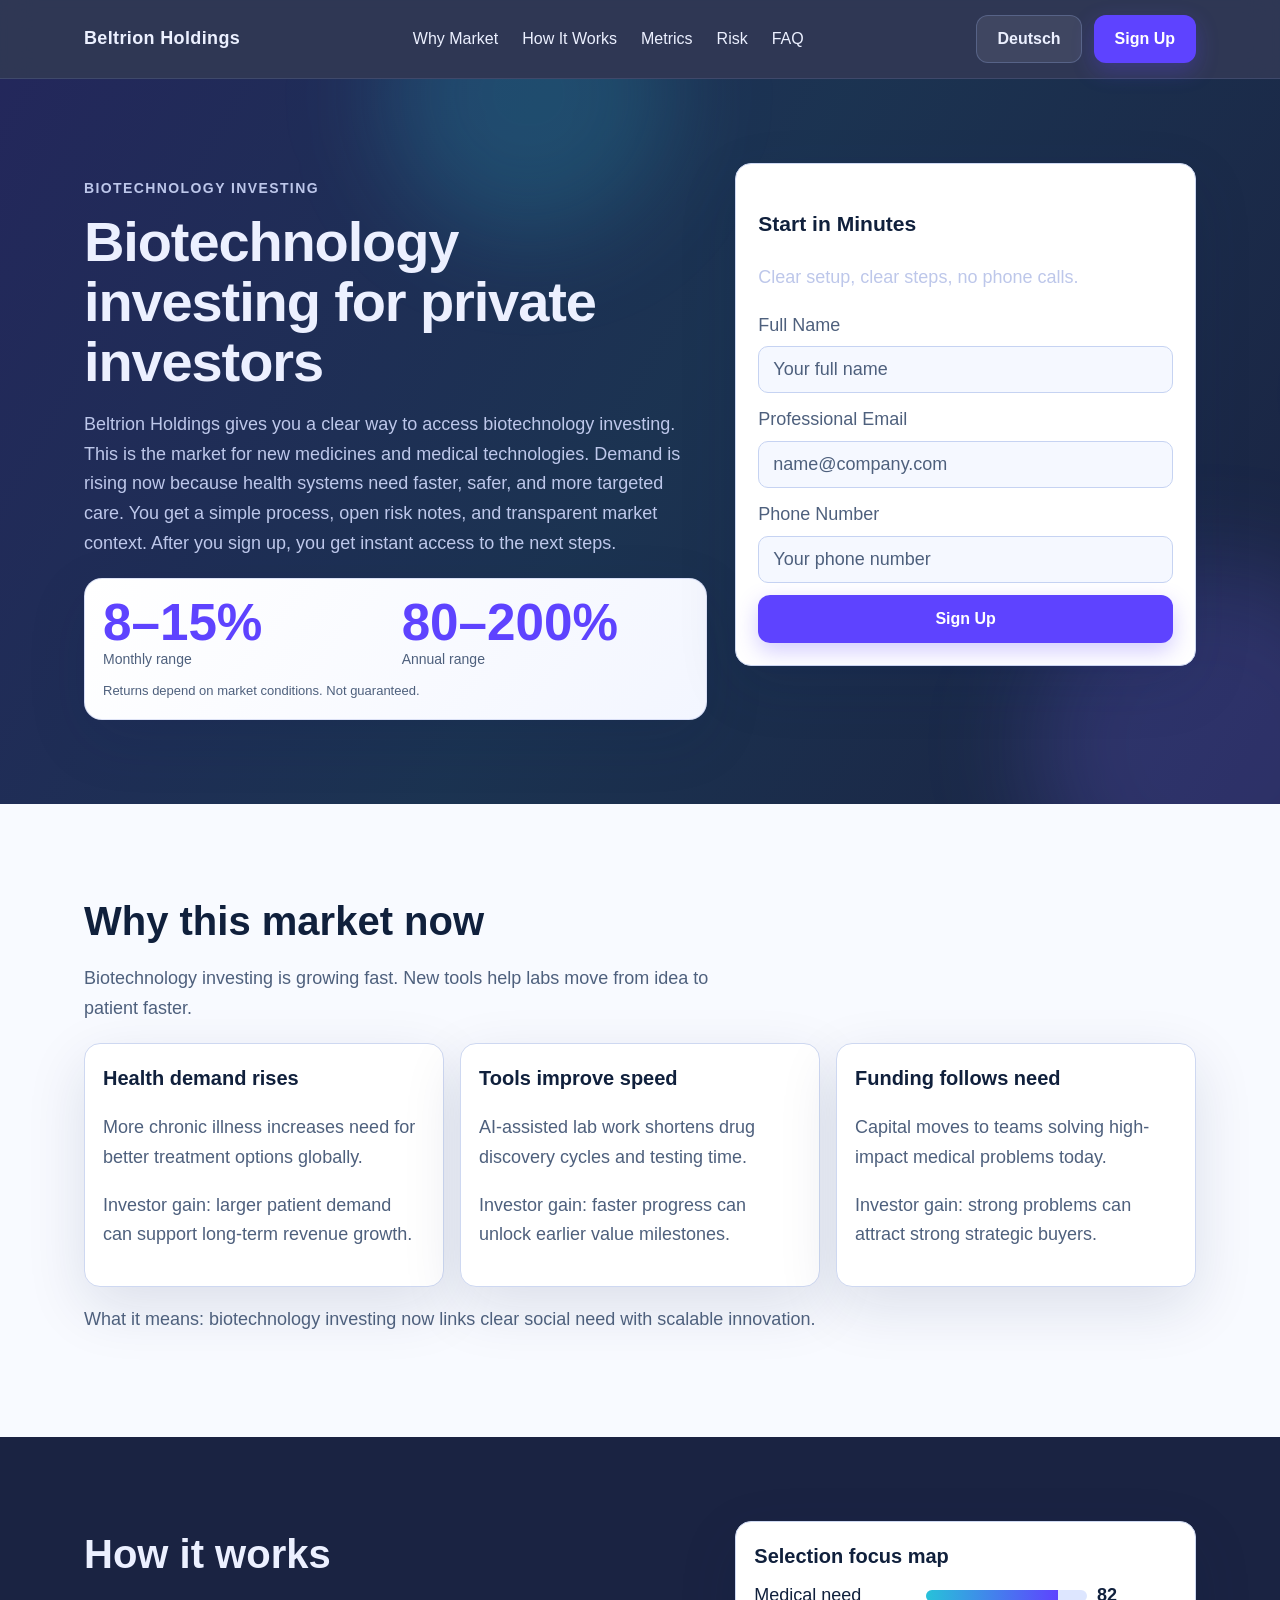
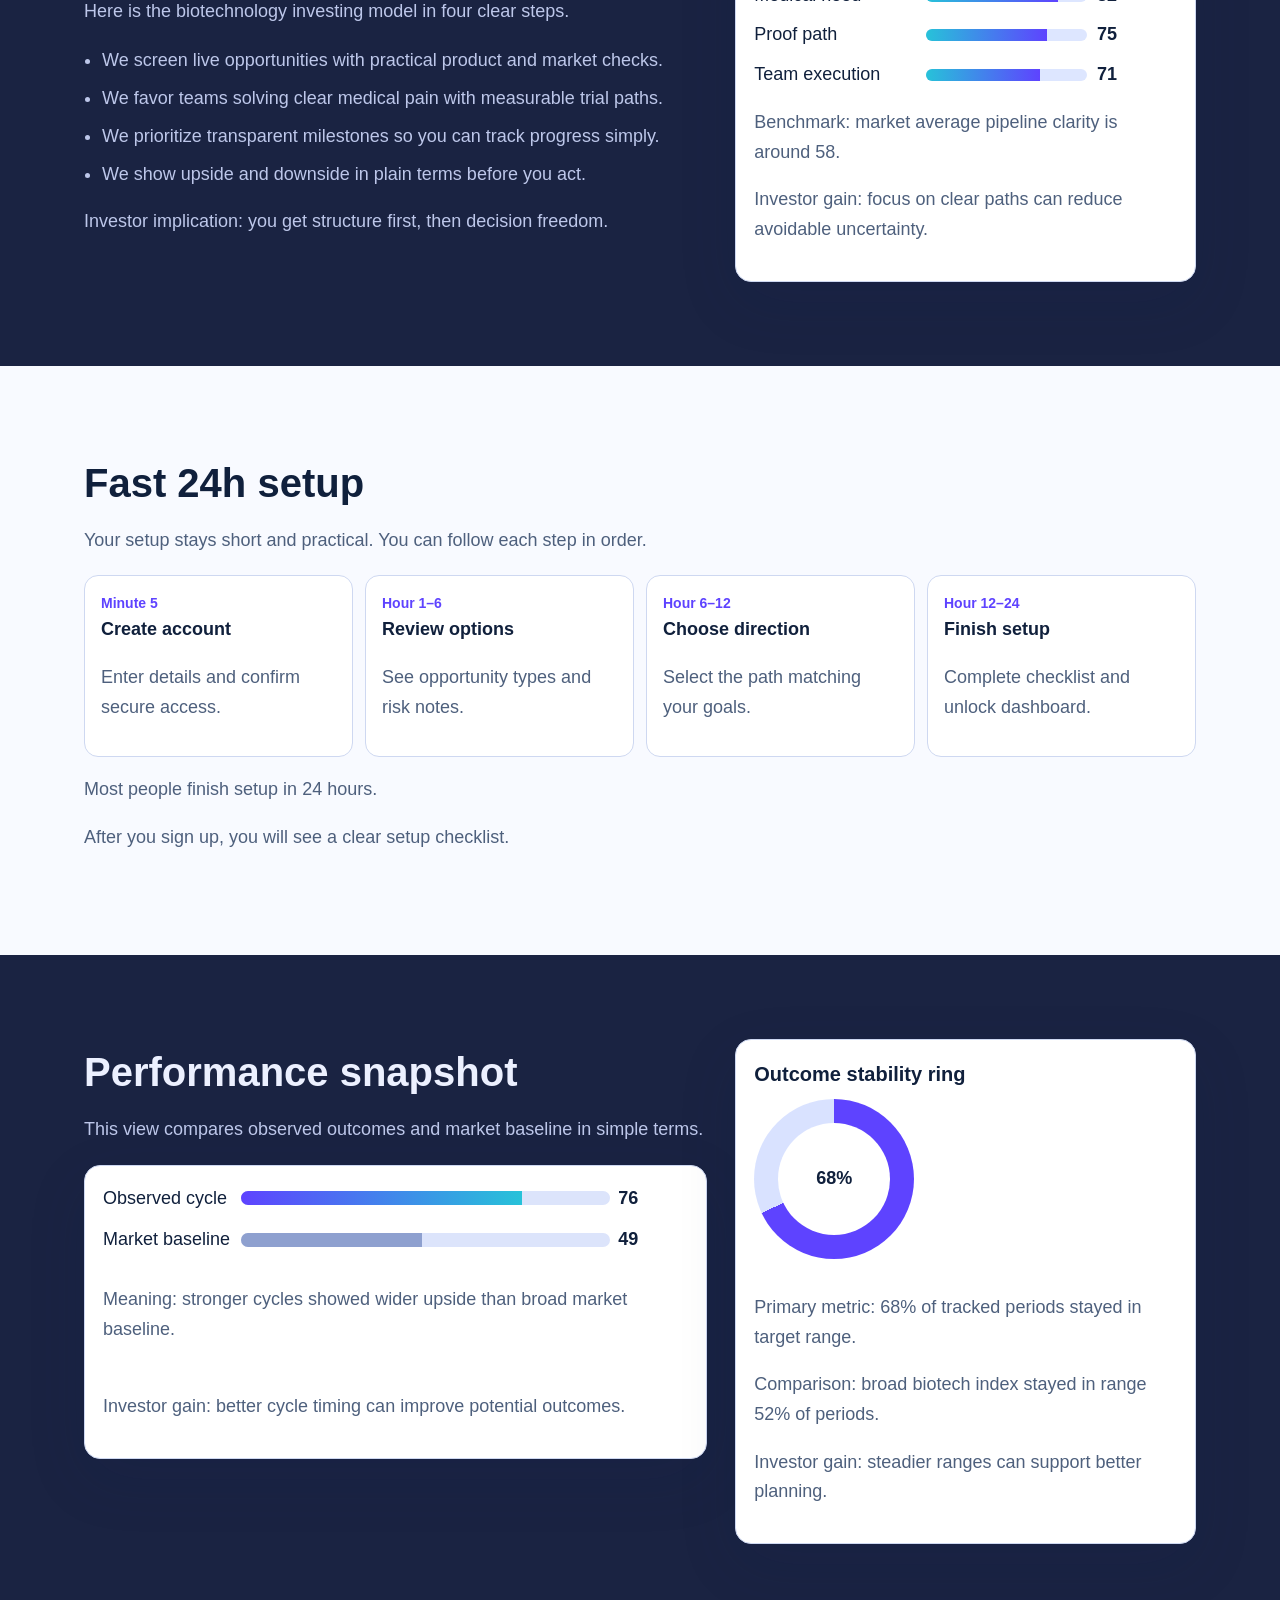
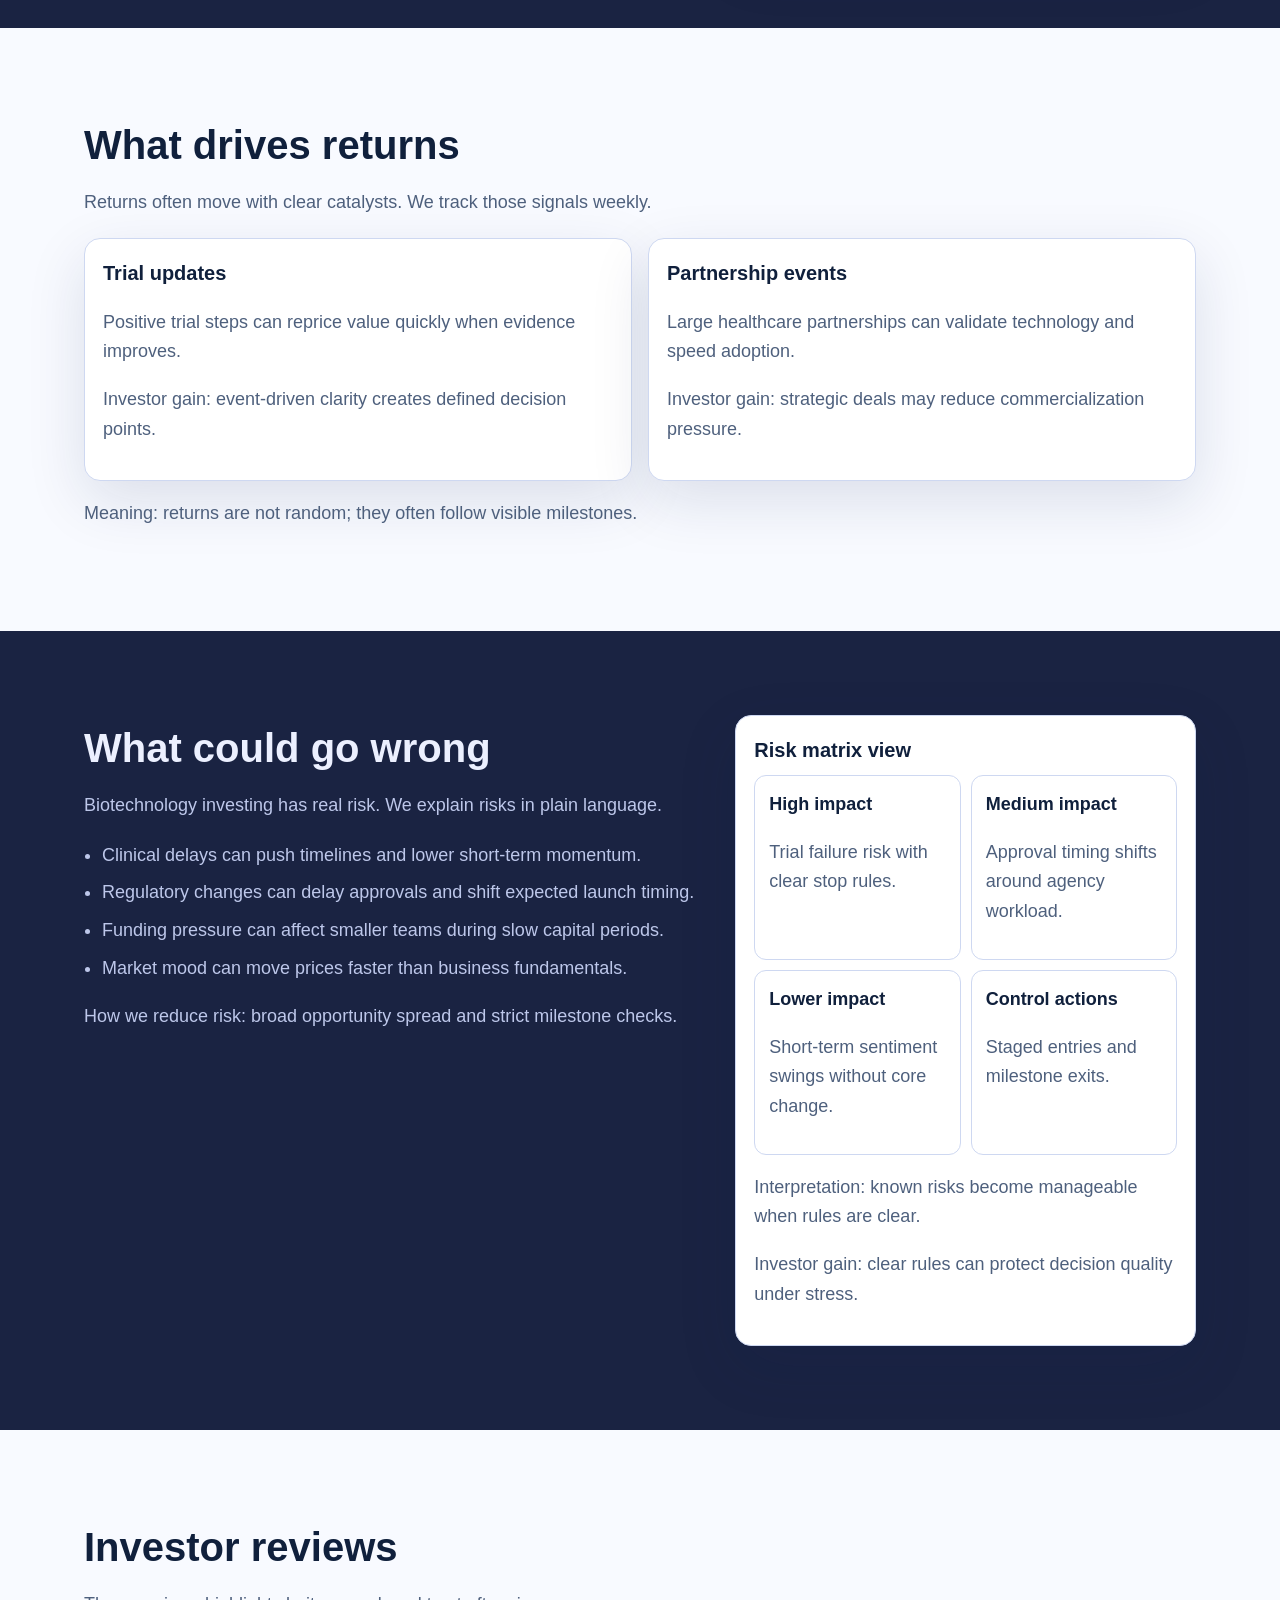
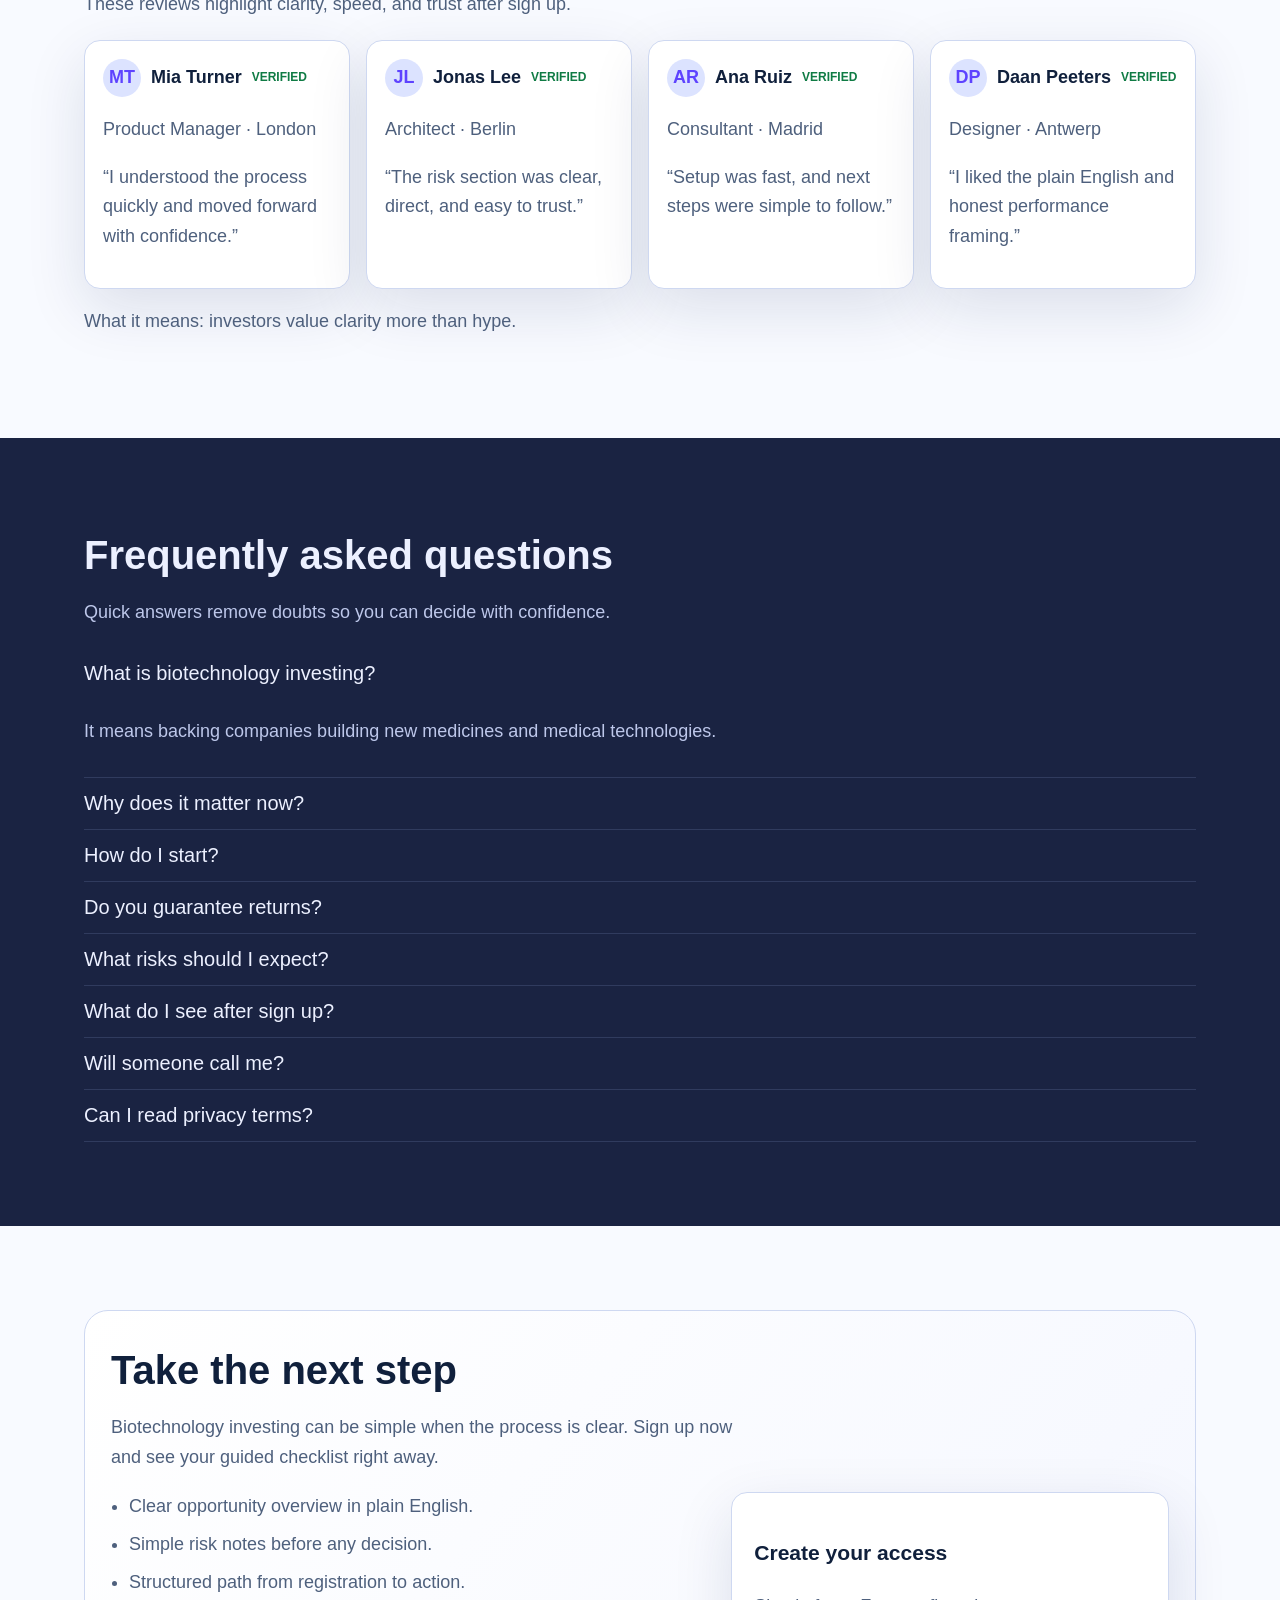
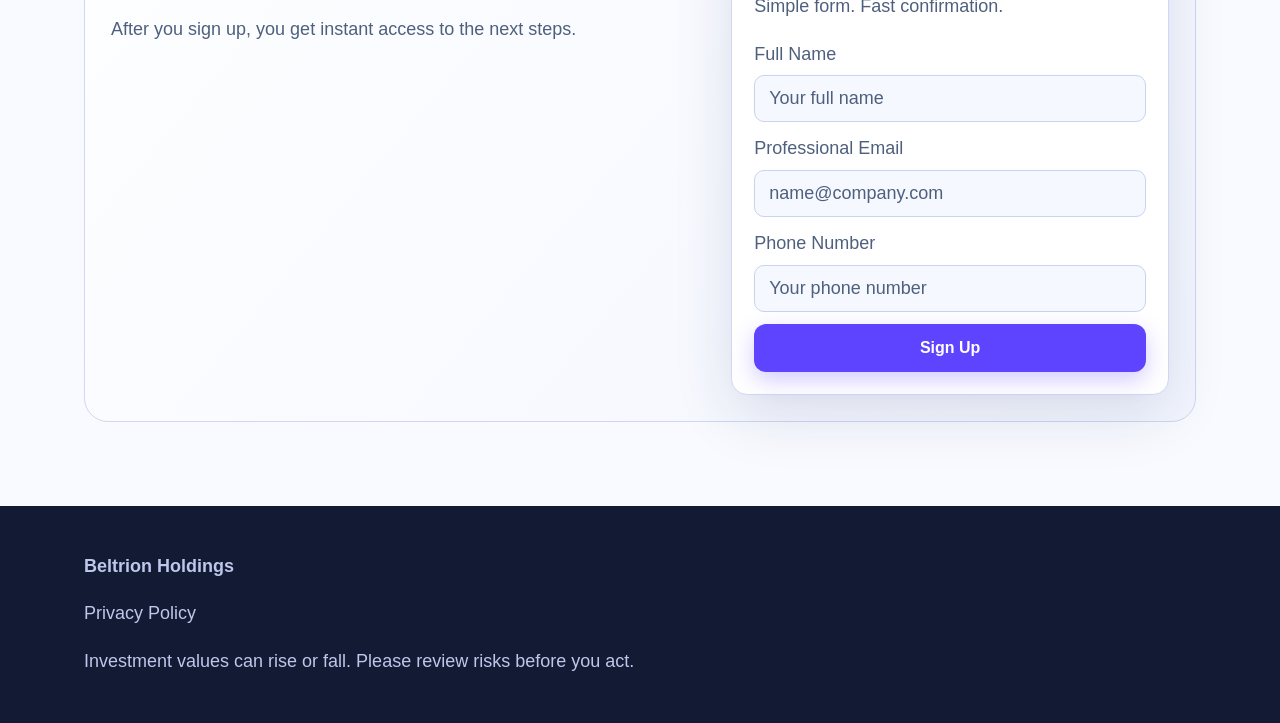
<file: de/index.html>
<!doctype html>
<html lang="en">
<head>
  <meta charset="utf-8" />
  <meta name="viewport" content="width=device-width,initial-scale=1" />
  <title>Beltrion Holdings | Biotechnology Investing for Private Investors | Deutsch</title>
  <meta name="description" content="Beltrion Holdings explains biotechnology investing in simple terms for private investors. Learn why this market matters now and sign up in minutes." />
  <link rel="canonical" href="https://beltrionholdings.com/de/index.html" />
  <link rel="alternate" hreflang="en" href="https://beltrionholdings.com/index.html" />
  <link rel="alternate" hreflang="de" href="https://beltrionholdings.com/de/index.html" />
  <link rel="alternate" hreflang="fr" href="https://beltrionholdings.com/fr/index.html" />
  <link rel="alternate" hreflang="es" href="https://beltrionholdings.com/es/index.html" />
  <link rel="alternate" hreflang="it" href="https://beltrionholdings.com/it/index.html" />
  <link rel="alternate" hreflang="tr" href="https://beltrionholdings.com/tr/index.html" />
  <link rel="alternate" hreflang="pt" href="https://beltrionholdings.com/pt/index.html" />
  <link rel="alternate" hreflang="ja" href="https://beltrionholdings.com/jp/index.html" />
  <link rel="alternate" hreflang="sk" href="https://beltrionholdings.com/sk/index.html" />
  <link rel="alternate" hreflang="nl-BE" href="https://beltrionholdings.com/be/index.html" />
  <link rel="alternate" hreflang="x-default" href="https://beltrionholdings.com/index.html" />
  <meta property="og:title" content="Beltrion Holdings | Biotechnology Investing for Private Investors" />
  <meta property="og:description" content="Clear biotechnology investing story for private investors. Sign up and see your next steps fast." />
  <meta property="og:type" content="website" />
  <meta property="og:url" content="https://beltrionholdings.com/de/index.html" />
  <meta property="og:image" content="https://beltrionholdings.com/assets/img/og.jpg" />
  <meta name="twitter:card" content="summary_large_image" />
  <meta name="twitter:title" content="Beltrion Holdings biotechnology investing" />
  <meta name="twitter:description" content="Simple biotechnology investing explanation for private investors." />
  <link rel="stylesheet" href="../assets/style.css" />
  <script type="application/ld+json">{"@context":"https://schema.org","@type":"Organization","name":"Beltrion Holdings","url":"https://beltrionholdings.com"}</script>
  <script type="application/ld+json">{"@context":"https://schema.org","@type":"WebSite","name":"Beltrion Holdings","url":"https://beltrionholdings.com"}</script>
  <script type="application/ld+json">{"@context":"https://schema.org","@type":"Review","author":{"@type":"Person","name":"Mia Turner"},"reviewRating":{"@type":"Rating","ratingValue":"5"},"reviewBody":"Clear process, quick setup, and honest risk notes."}</script>
  <script type="application/ld+json">{"@context":"https://schema.org","@type":"FAQPage","mainEntity":[{"@type":"Question","name":"What is biotechnology investing?","acceptedAnswer":{"@type":"Answer","text":"Biotechnology investing means backing companies that create new medicines and medical technologies."}},{"@type":"Question","name":"Why now?","acceptedAnswer":{"@type":"Answer","text":"Aging populations and faster lab technology are increasing demand for better treatments."}}]}</script>
</head>
<body>
<header class="site-header" aria-label="Site header">
  <div class="container header-inner">
    <a class="brand" href="../index.html">Beltrion Holdings</a>
    <nav class="nav-links" aria-label="Primary navigation">
      <a href="#market">Why Market</a><a href="#model">How It Works</a><a href="#metrics">Metrics</a><a href="#risk">Risk</a><a href="#faq">FAQ</a>
    </nav>
    <div class="header-actions">
      <div class="lang">
        <button class="lang-btn" aria-label="Open language menu">Deutsch</button>
        <div class="lang-menu">
<a href="../index.html"><span class="lang-flag"><svg viewBox="0 0 18 18" aria-hidden="true"><rect width="18" height="18" fill="#012169"/><rect y="7" width="18" height="4" fill="#fff"/><rect x="7" width="4" height="18" fill="#fff"/><rect y="8" width="18" height="2" fill="#c8102e"/><rect x="8" width="2" height="18" fill="#c8102e"/></svg></span>English</a>
<a href="../de/index.html"><span class="lang-flag"><svg viewBox="0 0 18 18" aria-hidden="true"><rect width="18" height="6" fill="#000"/><rect y="6" width="18" height="6" fill="#dd0000"/><rect y="12" width="18" height="6" fill="#ffce00"/></svg></span>Deutsch</a>
<a href="../fr/index.html"><span class="lang-flag"><svg viewBox="0 0 18 18" aria-hidden="true"><rect width="6" height="18" fill="#0055a4"/><rect x="6" width="6" height="18" fill="#fff"/><rect x="12" width="6" height="18" fill="#ef4135"/></svg></span>Français</a>
<a href="../es/index.html"><span class="lang-flag"><svg viewBox="0 0 18 18" aria-hidden="true"><rect width="18" height="4" fill="#aa151b"/><rect y="4" width="18" height="10" fill="#f1bf00"/><rect y="14" width="18" height="4" fill="#aa151b"/></svg></span>Español</a>
<a href="../it/index.html"><span class="lang-flag"><svg viewBox="0 0 18 18" aria-hidden="true"><rect width="6" height="18" fill="#009246"/><rect x="6" width="6" height="18" fill="#fff"/><rect x="12" width="6" height="18" fill="#ce2b37"/></svg></span>Italiano</a>
<a href="../tr/index.html"><span class="lang-flag"><svg viewBox="0 0 18 18" aria-hidden="true"><rect width="18" height="18" fill="#e30a17"/><circle cx="8" cy="9" r="4" fill="#fff"/><circle cx="9" cy="9" r="3" fill="#e30a17"/></svg></span>Türkçe</a>
<a href="../pt/index.html"><span class="lang-flag"><svg viewBox="0 0 18 18" aria-hidden="true"><rect width="7" height="18" fill="#046a38"/><rect x="7" width="11" height="18" fill="#da291c"/></svg></span>Português</a>
<a href="../jp/index.html"><span class="lang-flag"><svg viewBox="0 0 18 18" aria-hidden="true"><rect width="18" height="18" fill="#fff"/><circle cx="9" cy="9" r="4" fill="#bc002d"/></svg></span>日本語</a>
<a href="../sk/index.html"><span class="lang-flag"><svg viewBox="0 0 18 18" aria-hidden="true"><rect width="18" height="6" fill="#fff"/><rect y="6" width="18" height="6" fill="#0b4ea2"/><rect y="12" width="18" height="6" fill="#ee1c25"/></svg></span>Slovak</a>
<a href="../be/index.html"><span class="lang-flag"><svg viewBox="0 0 18 18" aria-hidden="true"><rect width="6" height="18" fill="#000"/><rect x="6" width="6" height="18" fill="#fdda24"/><rect x="12" width="6" height="18" fill="#ef3340"/></svg></span>Nederlands (BE)</a></div>
      </div>
      <a class="btn btn-primary" href="#signup-final">Sign Up</a>
      <button class="burger" aria-label="Open menu">☰</button>
    </div>
  </div>
</header>
<div class="drawer" aria-hidden="true">
  <div class="drawer-panel" role="dialog" aria-modal="true" aria-label="Mobile navigation">
    <button class="drawer-close" aria-label="Close menu">✕</button>
    <nav class="drawer-links" aria-label="Mobile links">
      <a href="#market">Why Market</a><a href="#model">How It Works</a><a href="#metrics">Metrics</a><a href="#risk">Risk</a><a href="#faq">FAQ</a>
    </nav>
    <div class="lang">
      <button class="lang-btn" aria-label="Open language menu mobile">Deutsch</button>
      <div class="lang-menu">
<a href="../index.html"><span class="lang-flag"><svg viewBox="0 0 18 18" aria-hidden="true"><rect width="18" height="18" fill="#012169"/><rect y="7" width="18" height="4" fill="#fff"/><rect x="7" width="4" height="18" fill="#fff"/><rect y="8" width="18" height="2" fill="#c8102e"/><rect x="8" width="2" height="18" fill="#c8102e"/></svg></span>English</a>
<a href="../de/index.html"><span class="lang-flag"><svg viewBox="0 0 18 18" aria-hidden="true"><rect width="18" height="6" fill="#000"/><rect y="6" width="18" height="6" fill="#dd0000"/><rect y="12" width="18" height="6" fill="#ffce00"/></svg></span>Deutsch</a>
<a href="../fr/index.html"><span class="lang-flag"><svg viewBox="0 0 18 18" aria-hidden="true"><rect width="6" height="18" fill="#0055a4"/><rect x="6" width="6" height="18" fill="#fff"/><rect x="12" width="6" height="18" fill="#ef4135"/></svg></span>Français</a>
<a href="../es/index.html"><span class="lang-flag"><svg viewBox="0 0 18 18" aria-hidden="true"><rect width="18" height="4" fill="#aa151b"/><rect y="4" width="18" height="10" fill="#f1bf00"/><rect y="14" width="18" height="4" fill="#aa151b"/></svg></span>Español</a>
<a href="../it/index.html"><span class="lang-flag"><svg viewBox="0 0 18 18" aria-hidden="true"><rect width="6" height="18" fill="#009246"/><rect x="6" width="6" height="18" fill="#fff"/><rect x="12" width="6" height="18" fill="#ce2b37"/></svg></span>Italiano</a>
<a href="../tr/index.html"><span class="lang-flag"><svg viewBox="0 0 18 18" aria-hidden="true"><rect width="18" height="18" fill="#e30a17"/><circle cx="8" cy="9" r="4" fill="#fff"/><circle cx="9" cy="9" r="3" fill="#e30a17"/></svg></span>Türkçe</a>
<a href="../pt/index.html"><span class="lang-flag"><svg viewBox="0 0 18 18" aria-hidden="true"><rect width="7" height="18" fill="#046a38"/><rect x="7" width="11" height="18" fill="#da291c"/></svg></span>Português</a>
<a href="../jp/index.html"><span class="lang-flag"><svg viewBox="0 0 18 18" aria-hidden="true"><rect width="18" height="18" fill="#fff"/><circle cx="9" cy="9" r="4" fill="#bc002d"/></svg></span>日本語</a>
<a href="../sk/index.html"><span class="lang-flag"><svg viewBox="0 0 18 18" aria-hidden="true"><rect width="18" height="6" fill="#fff"/><rect y="6" width="18" height="6" fill="#0b4ea2"/><rect y="12" width="18" height="6" fill="#ee1c25"/></svg></span>Slovak</a>
<a href="../be/index.html"><span class="lang-flag"><svg viewBox="0 0 18 18" aria-hidden="true"><rect width="6" height="18" fill="#000"/><rect x="6" width="6" height="18" fill="#fdda24"/><rect x="12" width="6" height="18" fill="#ef3340"/></svg></span>Nederlands (BE)</a></div>
    </div>
    <p><a class="btn btn-primary" href="#signup-final">Sign Up</a></p>
  </div>
</div>
<main>
  <section class="section dark hero" id="top">
    <div class="bg-mesh"></div><div class="glow violet"></div><div class="glow cyan"></div>
    <div class="container hero-grid">
      <div data-animate>
        <p class="eyebrow">Biotechnology Investing</p>
        <h1>Biotechnology investing for private investors</h1>
        <p class="hero-copy">Beltrion Holdings gives you a clear way to access biotechnology investing. This is the market for new medicines and medical technologies. Demand is rising now because health systems need faster, safer, and more targeted care. You get a simple process, open risk notes, and transparent market context. After you sign up, you get instant access to the next steps.</p>
        <div class="performance-panel" aria-label="Performance range">
          <div class="panel-grid">
            <div><div class="metric-strong">8–15%</div><div class="metric-label">Monthly range</div></div>
            <div><div class="metric-strong">80–200%</div><div class="metric-label">Annual range</div></div>
          </div>
          <div class="micro-note">Returns depend on market conditions. Not guaranteed.</div>
        </div>
      </div>
      <form class="form-card" data-animate aria-label="Hero sign up form">
        <h3 class="form-title">Start in Minutes</h3>
        <p class="form-sub">Clear setup, clear steps, no phone calls.</p>
        <div class="form-stack">
          <div><label for="name1">Full Name</label><input id="name1" name="name" type="text" placeholder="Your full name" required /></div>
          <div><label for="email1">Professional Email</label><input id="email1" name="email" type="email" placeholder="name@company.com" required /></div>
          <div><label for="phone1">Phone Number</label><input id="phone1" name="phone" type="tel" placeholder="Your phone number" required /></div>
          <button class="btn btn-primary" type="submit">Sign Up</button>
        </div>
      </form>
    </div>
  </section>

  <section class="section light" id="market"><div class="container" data-animate>
    <h2 class="section-title">Why this market now</h2>
    <p class="section-intro">Biotechnology investing is growing fast. New tools help labs move from idea to patient faster.</p>
    <div class="grid-3">
      <article class="card"><h3>Health demand rises</h3><p>More chronic illness increases need for better treatment options globally.</p><p class="muted">Investor gain: larger patient demand can support long-term revenue growth.</p></article>
      <article class="card"><h3>Tools improve speed</h3><p>AI-assisted lab work shortens drug discovery cycles and testing time.</p><p class="muted">Investor gain: faster progress can unlock earlier value milestones.</p></article>
      <article class="card"><h3>Funding follows need</h3><p>Capital moves to teams solving high-impact medical problems today.</p><p class="muted">Investor gain: strong problems can attract strong strategic buyers.</p></article>
    </div>
    <p>What it means: biotechnology investing now links clear social need with scalable innovation.</p>
  </div></section>

  <section class="section dark" id="model"><div class="container split" data-animate>
    <div>
      <h2 class="section-title">How it works</h2>
      <p class="section-intro">Here is the biotechnology investing model in four clear steps.</p>
      <ul class="simple-list">
        <li>We screen live opportunities with practical product and market checks.</li>
        <li>We favor teams solving clear medical pain with measurable trial paths.</li>
        <li>We prioritize transparent milestones so you can track progress simply.</li>
        <li>We show upside and downside in plain terms before you act.</li>
      </ul>
      <p>Investor implication: you get structure first, then decision freedom.</p>
    </div>
    <div class="card">
      <h3>Selection focus map</h3>
      <div class="waterfall">
        <div class="wf-item"><span>Medical need</span><div class="wf-lane"><div class="wf-fill" style="width:82%"></div></div><strong>82</strong></div>
        <div class="wf-item"><span>Proof path</span><div class="wf-lane"><div class="wf-fill" style="width:75%"></div></div><strong>75</strong></div>
        <div class="wf-item"><span>Team execution</span><div class="wf-lane"><div class="wf-fill" style="width:71%"></div></div><strong>71</strong></div>
      </div>
      <p>Benchmark: market average pipeline clarity is around 58.</p>
      <p class="muted">Investor gain: focus on clear paths can reduce avoidable uncertainty.</p>
    </div>
  </div></section>

  <section class="section light" id="process"><div class="container" data-animate>
    <h2 class="section-title">Fast 24h setup</h2>
    <p class="section-intro">Your setup stays short and practical. You can follow each step in order.</p>
    <div class="process-line">
      <div class="step"><div class="time">Minute 5</div><strong>Create account</strong><p>Enter details and confirm secure access.</p></div>
      <div class="step"><div class="time">Hour 1–6</div><strong>Review options</strong><p>See opportunity types and risk notes.</p></div>
      <div class="step"><div class="time">Hour 6–12</div><strong>Choose direction</strong><p>Select the path matching your goals.</p></div>
      <div class="step"><div class="time">Hour 12–24</div><strong>Finish setup</strong><p>Complete checklist and unlock dashboard.</p></div>
    </div>
    <p>Most people finish setup in 24 hours.</p>
    <p>After you sign up, you will see a clear setup checklist.</p>
  </div></section>

  <section class="section dark" id="metrics"><div class="container split" data-animate>
    <div>
      <h2 class="section-title">Performance snapshot</h2>
      <p class="section-intro">This view compares observed outcomes and market baseline in simple terms.</p>
      <div class="chart-compare card">
        <div class="compare-row"><span>Observed cycle</span><div class="bar-wrap"><div class="bar-a" style="width:76%"></div></div><strong>76</strong></div>
        <div class="compare-row"><span>Market baseline</span><div class="bar-wrap"><div class="bar-b" style="width:49%"></div></div><strong>49</strong></div>
        <p>Meaning: stronger cycles showed wider upside than broad market baseline.</p>
        <p class="muted">Investor gain: better cycle timing can improve potential outcomes.</p>
      </div>
    </div>
    <div class="card">
      <h3>Outcome stability ring</h3>
      <div class="ring-wrap">
        <div class="ring"><span>68%</span></div>
        <div>
          <p>Primary metric: 68% of tracked periods stayed in target range.</p>
          <p>Comparison: broad biotech index stayed in range 52% of periods.</p>
          <p class="muted">Investor gain: steadier ranges can support better planning.</p>
        </div>
      </div>
    </div>
  </div></section>

  <section class="section light" id="insights"><div class="container" data-animate>
    <h2 class="section-title">What drives returns</h2>
    <p class="section-intro">Returns often move with clear catalysts. We track those signals weekly.</p>
    <div class="grid-2">
      <article class="card"><h3>Trial updates</h3><p>Positive trial steps can reprice value quickly when evidence improves.</p><p class="muted">Investor gain: event-driven clarity creates defined decision points.</p></article>
      <article class="card"><h3>Partnership events</h3><p>Large healthcare partnerships can validate technology and speed adoption.</p><p class="muted">Investor gain: strategic deals may reduce commercialization pressure.</p></article>
    </div>
    <p>Meaning: returns are not random; they often follow visible milestones.</p>
  </div></section>

  <section class="section dark" id="risk"><div class="container split" data-animate>
    <div>
      <h2 class="section-title">What could go wrong</h2>
      <p class="section-intro">Biotechnology investing has real risk. We explain risks in plain language.</p>
      <ul class="simple-list">
        <li>Clinical delays can push timelines and lower short-term momentum.</li>
        <li>Regulatory changes can delay approvals and shift expected launch timing.</li>
        <li>Funding pressure can affect smaller teams during slow capital periods.</li>
        <li>Market mood can move prices faster than business fundamentals.</li>
      </ul>
      <p>How we reduce risk: broad opportunity spread and strict milestone checks.</p>
    </div>
    <div class="card">
      <h3>Risk matrix view</h3>
      <div class="matrix">
        <div class="cell"><strong>High impact</strong><p>Trial failure risk with clear stop rules.</p></div>
        <div class="cell"><strong>Medium impact</strong><p>Approval timing shifts around agency workload.</p></div>
        <div class="cell"><strong>Lower impact</strong><p>Short-term sentiment swings without core change.</p></div>
        <div class="cell"><strong>Control actions</strong><p>Staged entries and milestone exits.</p></div>
      </div>
      <p>Interpretation: known risks become manageable when rules are clear.</p>
      <p class="muted">Investor gain: clear rules can protect decision quality under stress.</p>
    </div>
  </div></section>

  <section class="section light" id="reviews"><div class="container" data-animate>
    <h2 class="section-title">Investor reviews</h2>
    <p class="section-intro">These reviews highlight clarity, speed, and trust after sign up.</p>
    <div class="reviews-grid">
      <article class="card"><div class="review-head"><div class="avatar">MT</div><strong>Mia Turner</strong><span class="verified">VERIFIED</span></div><p class="muted">Product Manager · London</p><p>“I understood the process quickly and moved forward with confidence.”</p></article>
      <article class="card"><div class="review-head"><div class="avatar">JL</div><strong>Jonas Lee</strong><span class="verified">VERIFIED</span></div><p class="muted">Architect · Berlin</p><p>“The risk section was clear, direct, and easy to trust.”</p></article>
      <article class="card"><div class="review-head"><div class="avatar">AR</div><strong>Ana Ruiz</strong><span class="verified">VERIFIED</span></div><p class="muted">Consultant · Madrid</p><p>“Setup was fast, and next steps were simple to follow.”</p></article>
      <article class="card"><div class="review-head"><div class="avatar">DP</div><strong>Daan Peeters</strong><span class="verified">VERIFIED</span></div><p class="muted">Designer · Antwerp</p><p>“I liked the plain English and honest performance framing.”</p></article>
    </div>
    <p>What it means: investors value clarity more than hype.</p>
  </div></section>

  <section class="section dark" id="faq"><div class="container" data-animate>
    <h2 class="section-title">Frequently asked questions</h2>
    <p class="section-intro">Quick answers remove doubts so you can decide with confidence.</p>
    <div class="faq-list">
      <div class="faq-item open"><button class="faq-q">What is biotechnology investing?</button><div class="faq-answer"><p>It means backing companies building new medicines and medical technologies.</p></div></div>
      <div class="faq-item"><button class="faq-q">Why does it matter now?</button><div class="faq-answer"><p>Healthcare demand is rising, and modern lab tools speed discovery.</p></div></div>
      <div class="faq-item"><button class="faq-q">How do I start?</button><div class="faq-answer"><p>Sign up, review options, and follow the setup checklist.</p></div></div>
      <div class="faq-item"><button class="faq-q">Do you guarantee returns?</button><div class="faq-answer"><p>No. Returns depend on market conditions and are never guaranteed.</p></div></div>
      <div class="faq-item"><button class="faq-q">What risks should I expect?</button><div class="faq-answer"><p>Trial delays, approval timing, and market swings can affect results.</p></div></div>
      <div class="faq-item"><button class="faq-q">What do I see after sign up?</button><div class="faq-answer"><p>After you sign up, you can review the options and choose what to do next.</p></div></div>
      <div class="faq-item"><button class="faq-q">Will someone call me?</button><div class="faq-answer"><p>No calls. We may send a short email to confirm your details.</p></div></div>
      <div class="faq-item"><button class="faq-q">Can I read privacy terms?</button><div class="faq-answer"><p>Yes. Open the privacy policy link in the footer anytime.</p></div></div>
    </div>
  </div></section>

  <section class="section light" id="signup-final"><div class="container" data-animate>
    <div class="final-cta">
      <h2 class="section-title">Take the next step</h2>
      <p class="section-intro">Biotechnology investing can be simple when the process is clear. Sign up now and see your guided checklist right away.</p>
      <div class="split">
        <div>
          <ul class="simple-list">
            <li>Clear opportunity overview in plain English.</li>
            <li>Simple risk notes before any decision.</li>
            <li>Structured path from registration to action.</li>
          </ul>
          <p>After you sign up, you get instant access to the next steps.</p>
        </div>
        <form class="form-card" aria-label="Final sign up form">
          <h3 class="form-title">Create your access</h3>
          <p class="form-sub">Simple form. Fast confirmation.</p>
          <div class="form-stack">
            <div><label for="name2">Full Name</label><input id="name2" type="text" placeholder="Your full name" required /></div>
            <div><label for="email2">Professional Email</label><input id="email2" type="email" placeholder="name@company.com" required /></div>
            <div><label for="phone2">Phone Number</label><input id="phone2" type="tel" placeholder="Your phone number" required /></div>
            <button class="btn btn-primary" type="submit">Sign Up</button>
          </div>
        </form>
      </div>
    </div>
  </div></section>
</main>

<footer class="site-footer"><div class="container">
  <p><strong>Beltrion Holdings</strong></p>
  <p><a href="#" data-open-privacy>Privacy Policy</a></p>
  <p>Investment values can rise or fall. Please review risks before you act.</p>
</div></footer>

<div class="modal" aria-hidden="true">
  <div class="modal-card" role="dialog" aria-modal="true" aria-label="Privacy policy">
    <div class="modal-top"><h3>Privacy Policy</h3><button class="drawer-close" data-close-privacy aria-label="Close privacy">✕</button></div>
    <h4>Introduction</h4><p>We respect your privacy and explain data use in plain English.</p>
    <h4>Data collection</h4><p>We collect name, professional email, and phone number you submit.</p>
    <h4>Legal basis</h4><p>We process data to provide requested access and service updates.</p>
    <h4>Cookies</h4><p>We use essential cookies for site function and basic analytics.</p>
    <h4>Retention</h4><p>We store data only as long as needed for service and law.</p>
    <h4>Third-party sharing</h4><p>We share data only with service providers needed to operate securely.</p>
    <h4>Security</h4><p>We use technical and organizational controls to protect your data.</p>
    <h4>User rights</h4><p>You can request access, correction, export, or deletion of your data.</p>
    <h4>International transfers</h4><p>Some providers may process data in other regions with safeguards.</p>
    <h4>Industry risk disclosure</h4><p>Investment information is educational and does not guarantee outcomes.</p>
    <h4>Contact</h4><p>For privacy questions, email privacy@beltrionholdings.com.</p>
    <div class="modal-footer"><button class="btn" data-close-privacy>Close</button></div>
  </div>
</div>

<script src="../assets/app.js" defer></script>
</body>
</html>
</file>
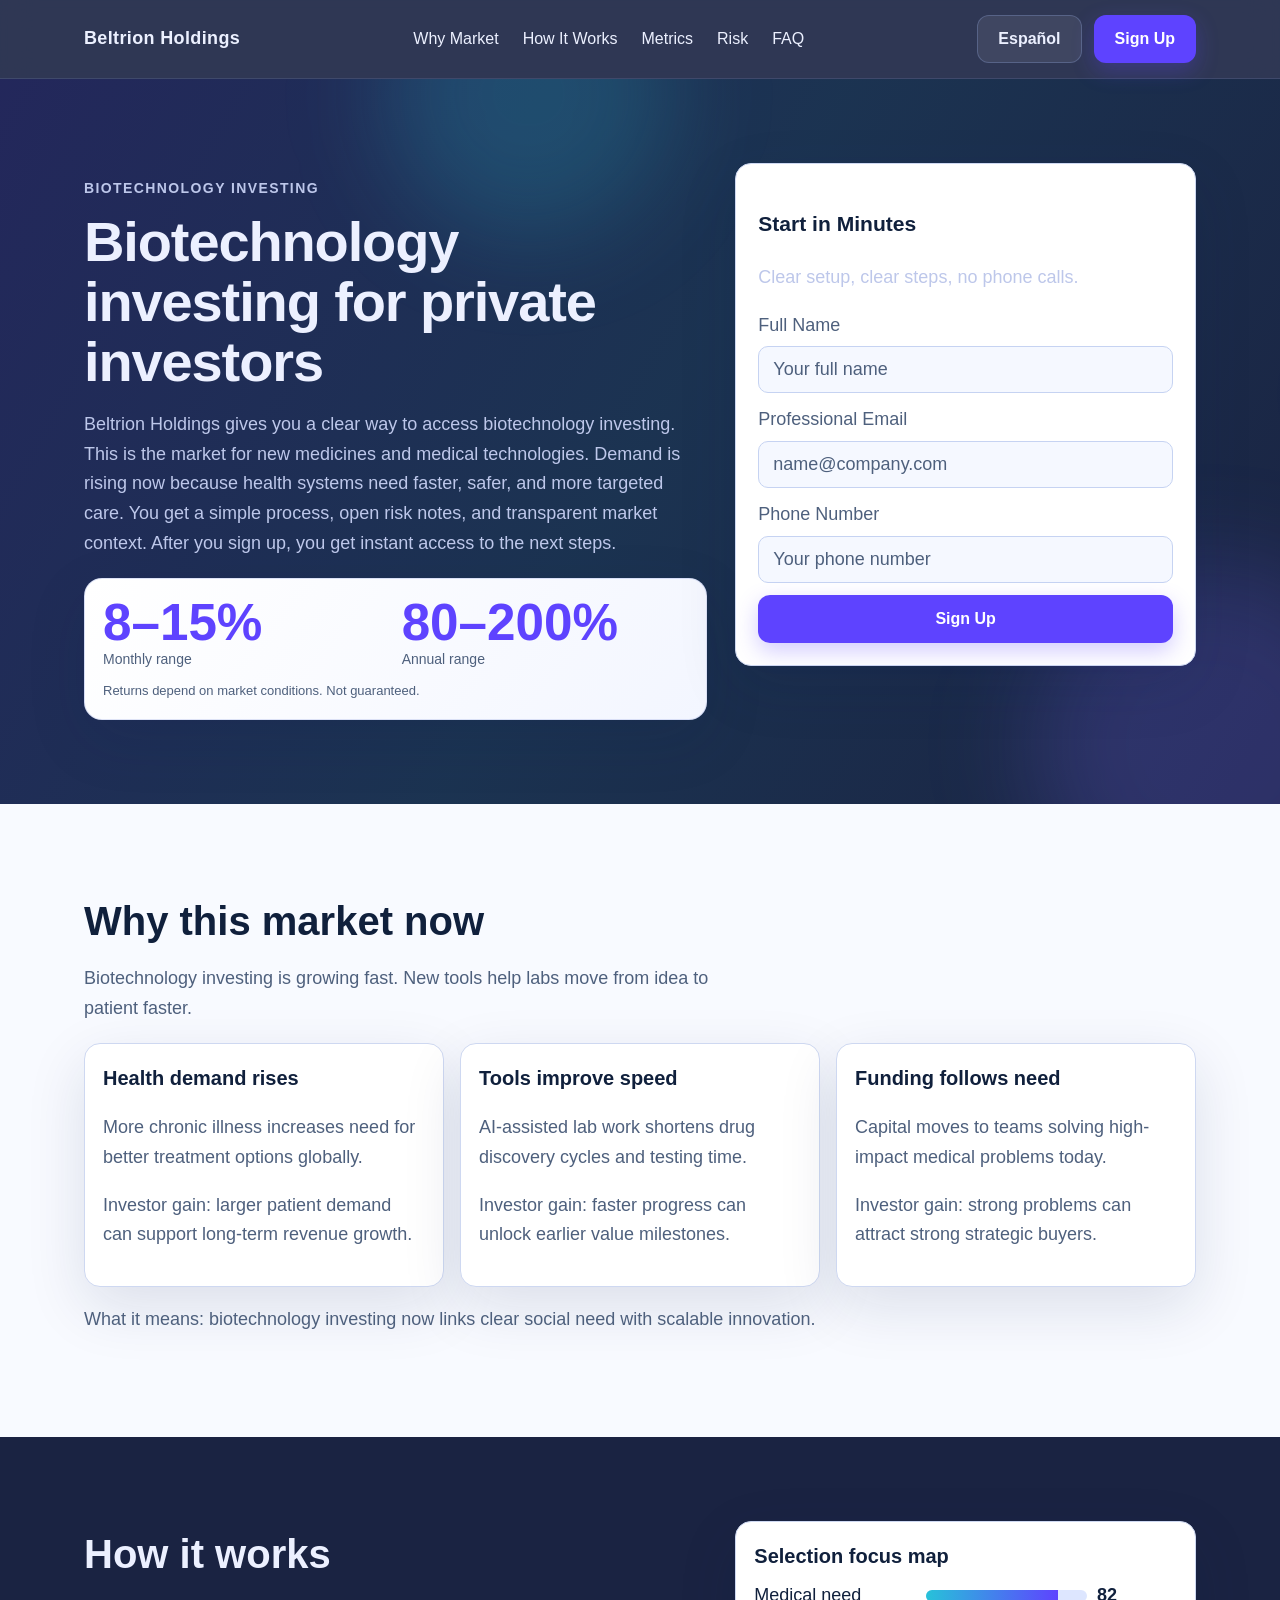
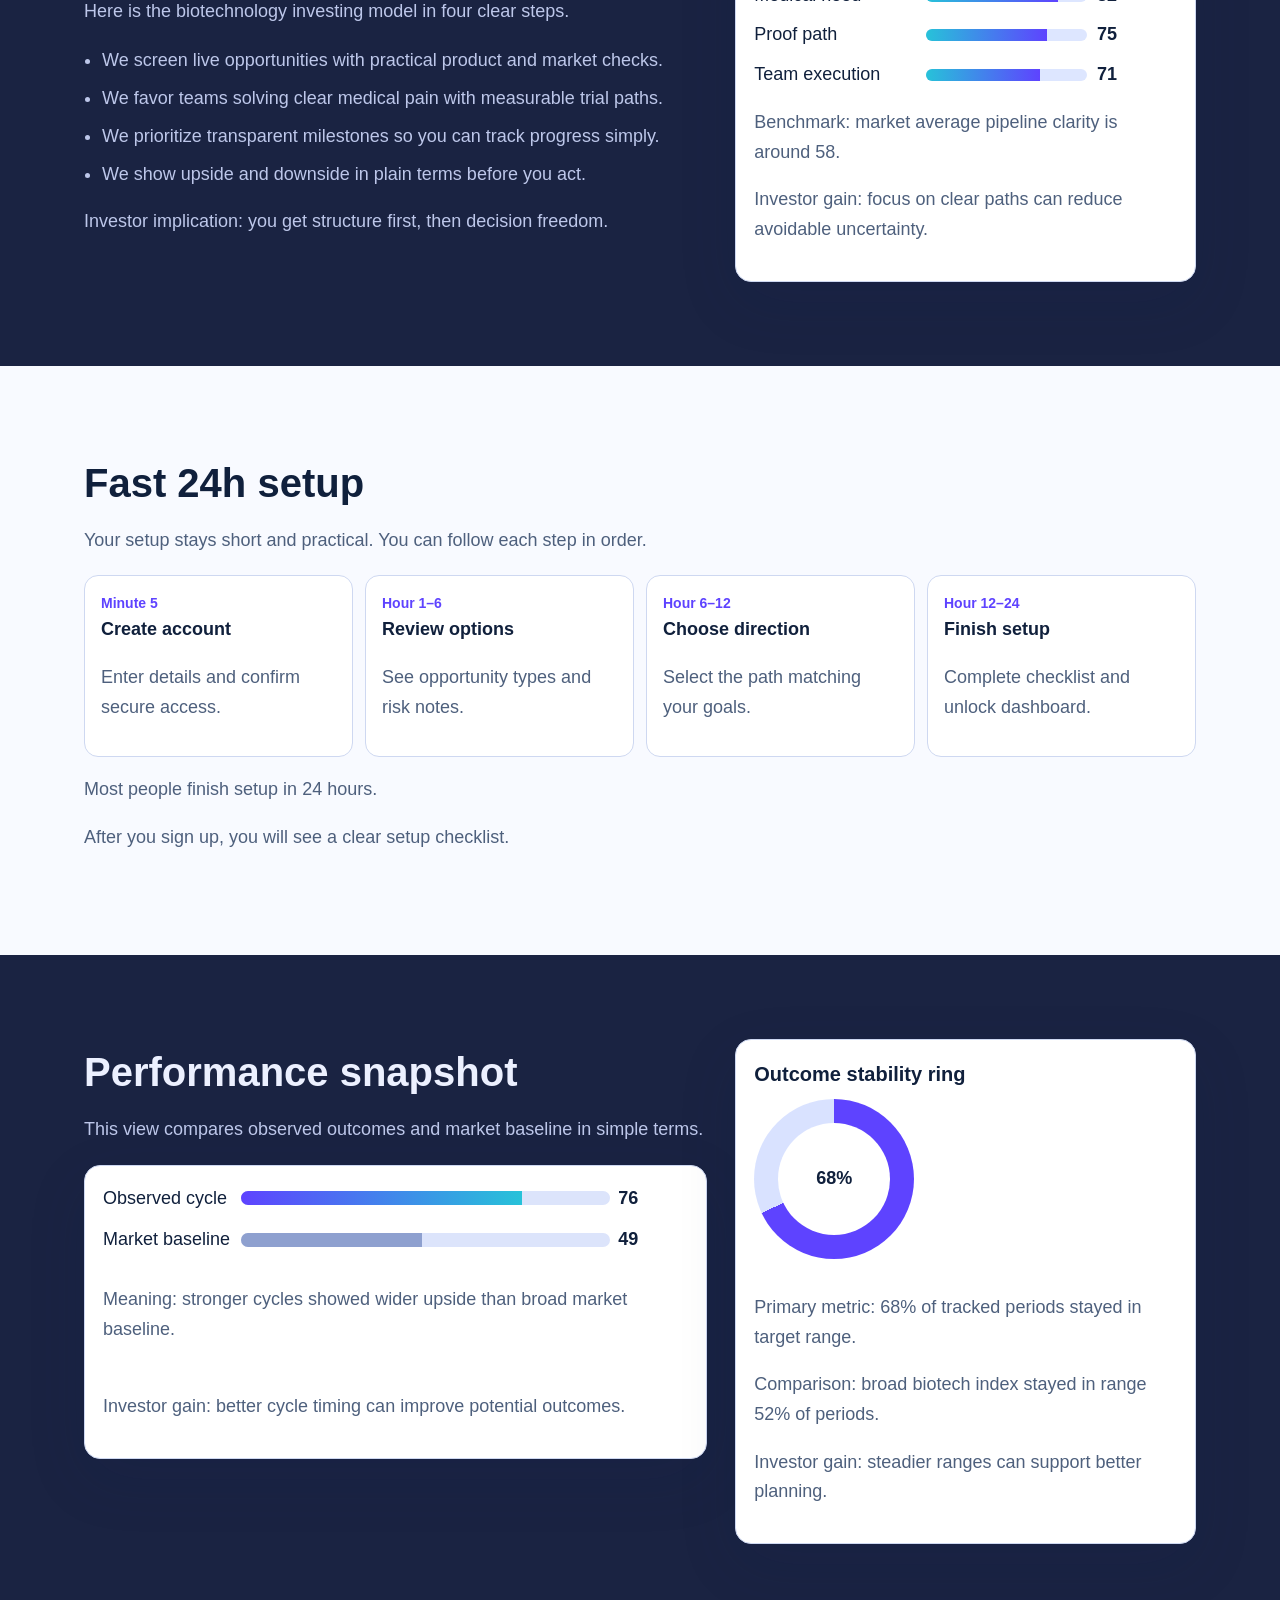
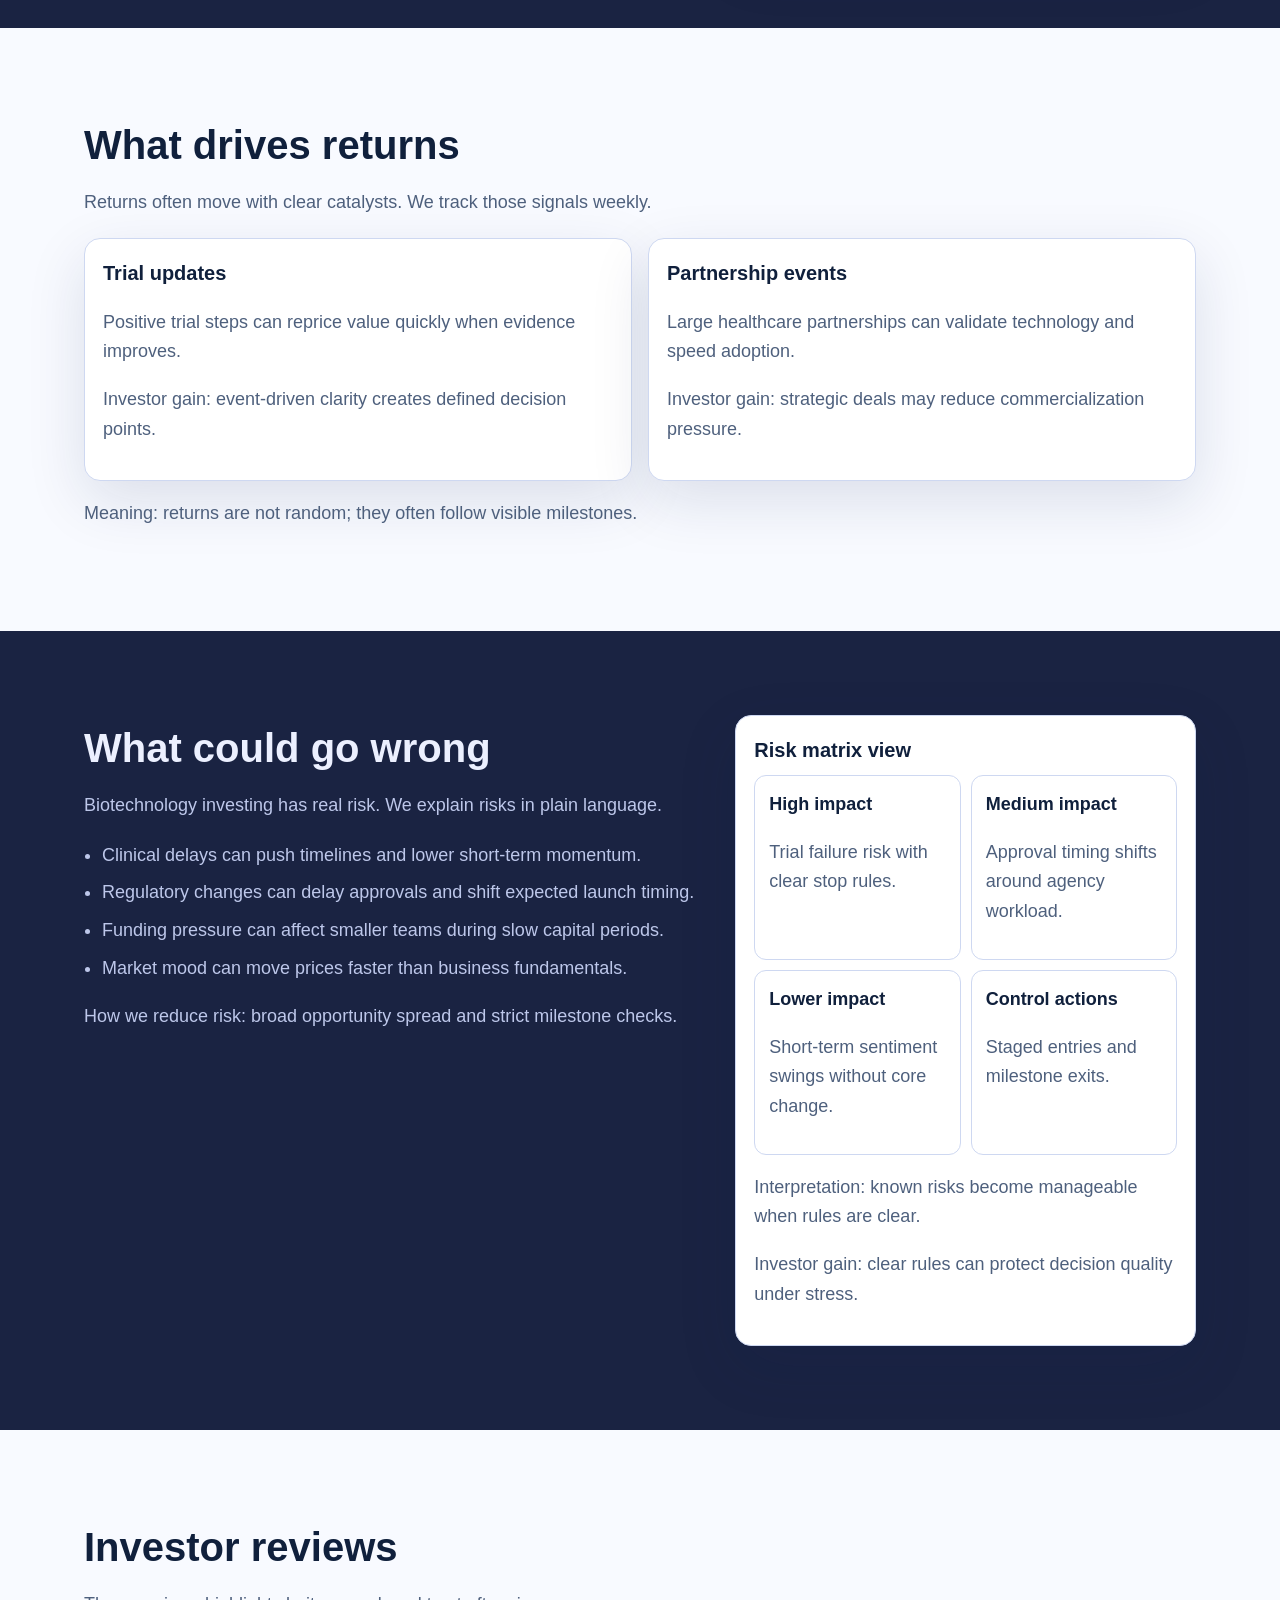
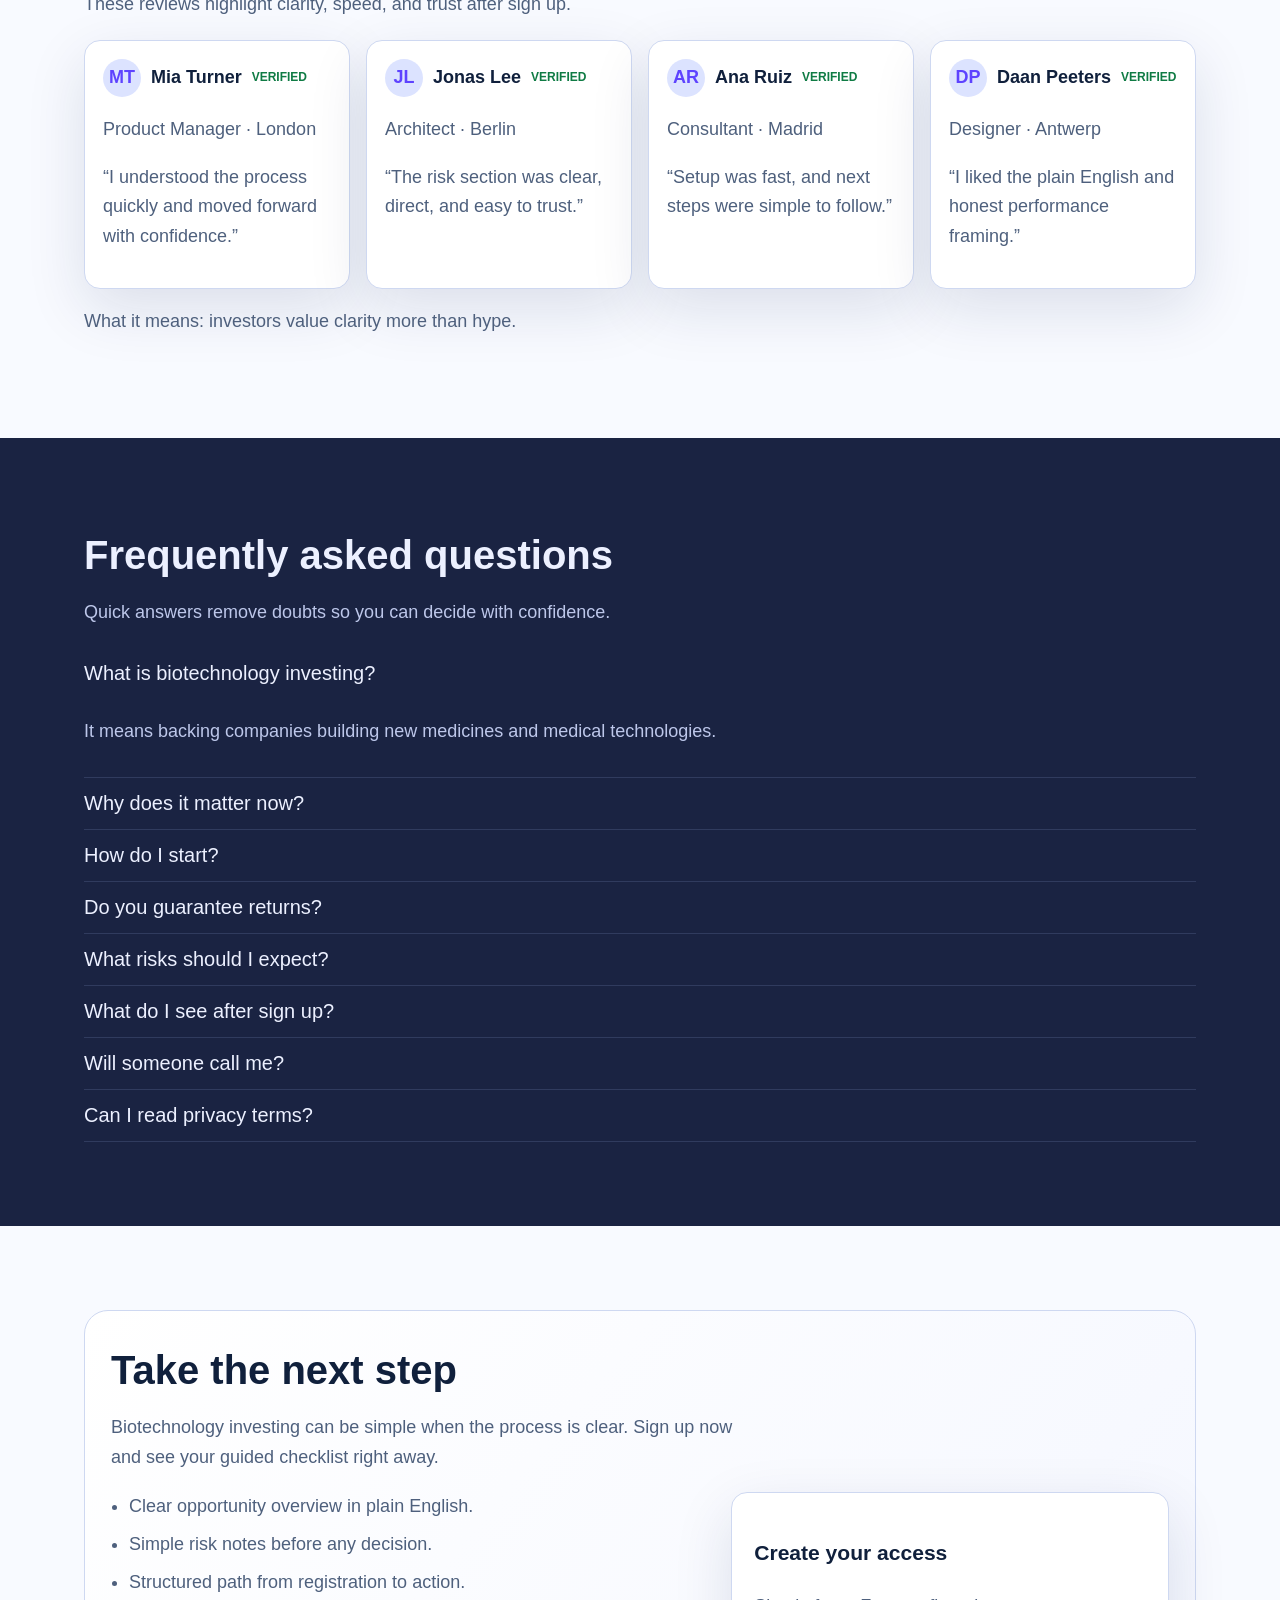
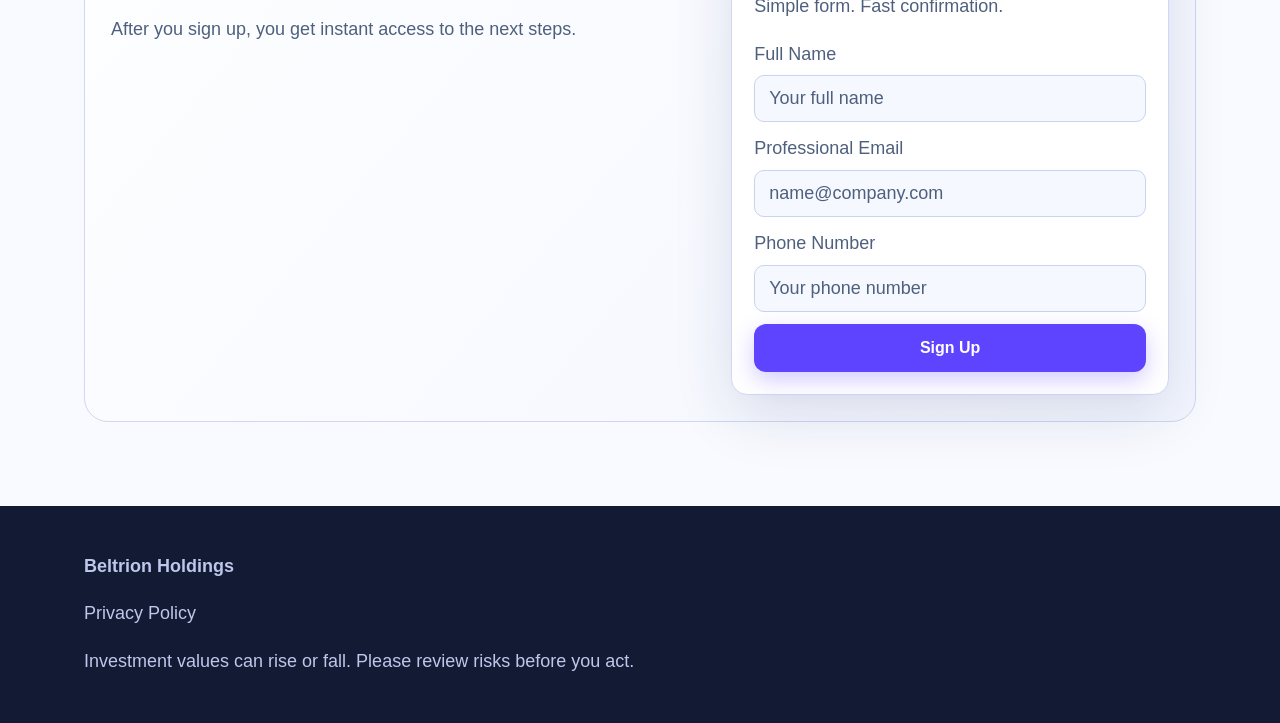
<file: es/index.html>
<!doctype html>
<html lang="en">
<head>
  <meta charset="utf-8" />
  <meta name="viewport" content="width=device-width,initial-scale=1" />
  <title>Beltrion Holdings | Biotechnology Investing for Private Investors | Español</title>
  <meta name="description" content="Beltrion Holdings explains biotechnology investing in simple terms for private investors. Learn why this market matters now and sign up in minutes." />
  <link rel="canonical" href="https://beltrionholdings.com/es/index.html" />
  <link rel="alternate" hreflang="en" href="https://beltrionholdings.com/index.html" />
  <link rel="alternate" hreflang="de" href="https://beltrionholdings.com/de/index.html" />
  <link rel="alternate" hreflang="fr" href="https://beltrionholdings.com/fr/index.html" />
  <link rel="alternate" hreflang="es" href="https://beltrionholdings.com/es/index.html" />
  <link rel="alternate" hreflang="it" href="https://beltrionholdings.com/it/index.html" />
  <link rel="alternate" hreflang="tr" href="https://beltrionholdings.com/tr/index.html" />
  <link rel="alternate" hreflang="pt" href="https://beltrionholdings.com/pt/index.html" />
  <link rel="alternate" hreflang="ja" href="https://beltrionholdings.com/jp/index.html" />
  <link rel="alternate" hreflang="sk" href="https://beltrionholdings.com/sk/index.html" />
  <link rel="alternate" hreflang="nl-BE" href="https://beltrionholdings.com/be/index.html" />
  <link rel="alternate" hreflang="x-default" href="https://beltrionholdings.com/index.html" />
  <meta property="og:title" content="Beltrion Holdings | Biotechnology Investing for Private Investors" />
  <meta property="og:description" content="Clear biotechnology investing story for private investors. Sign up and see your next steps fast." />
  <meta property="og:type" content="website" />
  <meta property="og:url" content="https://beltrionholdings.com/es/index.html" />
  <meta property="og:image" content="https://beltrionholdings.com/assets/img/og.jpg" />
  <meta name="twitter:card" content="summary_large_image" />
  <meta name="twitter:title" content="Beltrion Holdings biotechnology investing" />
  <meta name="twitter:description" content="Simple biotechnology investing explanation for private investors." />
  <link rel="stylesheet" href="../assets/style.css" />
  <script type="application/ld+json">{"@context":"https://schema.org","@type":"Organization","name":"Beltrion Holdings","url":"https://beltrionholdings.com"}</script>
  <script type="application/ld+json">{"@context":"https://schema.org","@type":"WebSite","name":"Beltrion Holdings","url":"https://beltrionholdings.com"}</script>
  <script type="application/ld+json">{"@context":"https://schema.org","@type":"Review","author":{"@type":"Person","name":"Mia Turner"},"reviewRating":{"@type":"Rating","ratingValue":"5"},"reviewBody":"Clear process, quick setup, and honest risk notes."}</script>
  <script type="application/ld+json">{"@context":"https://schema.org","@type":"FAQPage","mainEntity":[{"@type":"Question","name":"What is biotechnology investing?","acceptedAnswer":{"@type":"Answer","text":"Biotechnology investing means backing companies that create new medicines and medical technologies."}},{"@type":"Question","name":"Why now?","acceptedAnswer":{"@type":"Answer","text":"Aging populations and faster lab technology are increasing demand for better treatments."}}]}</script>
</head>
<body>
<header class="site-header" aria-label="Site header">
  <div class="container header-inner">
    <a class="brand" href="../index.html">Beltrion Holdings</a>
    <nav class="nav-links" aria-label="Primary navigation">
      <a href="#market">Why Market</a><a href="#model">How It Works</a><a href="#metrics">Metrics</a><a href="#risk">Risk</a><a href="#faq">FAQ</a>
    </nav>
    <div class="header-actions">
      <div class="lang">
        <button class="lang-btn" aria-label="Open language menu">Español</button>
        <div class="lang-menu">
<a href="../index.html"><span class="lang-flag"><svg viewBox="0 0 18 18" aria-hidden="true"><rect width="18" height="18" fill="#012169"/><rect y="7" width="18" height="4" fill="#fff"/><rect x="7" width="4" height="18" fill="#fff"/><rect y="8" width="18" height="2" fill="#c8102e"/><rect x="8" width="2" height="18" fill="#c8102e"/></svg></span>English</a>
<a href="../de/index.html"><span class="lang-flag"><svg viewBox="0 0 18 18" aria-hidden="true"><rect width="18" height="6" fill="#000"/><rect y="6" width="18" height="6" fill="#dd0000"/><rect y="12" width="18" height="6" fill="#ffce00"/></svg></span>Deutsch</a>
<a href="../fr/index.html"><span class="lang-flag"><svg viewBox="0 0 18 18" aria-hidden="true"><rect width="6" height="18" fill="#0055a4"/><rect x="6" width="6" height="18" fill="#fff"/><rect x="12" width="6" height="18" fill="#ef4135"/></svg></span>Français</a>
<a href="../es/index.html"><span class="lang-flag"><svg viewBox="0 0 18 18" aria-hidden="true"><rect width="18" height="4" fill="#aa151b"/><rect y="4" width="18" height="10" fill="#f1bf00"/><rect y="14" width="18" height="4" fill="#aa151b"/></svg></span>Español</a>
<a href="../it/index.html"><span class="lang-flag"><svg viewBox="0 0 18 18" aria-hidden="true"><rect width="6" height="18" fill="#009246"/><rect x="6" width="6" height="18" fill="#fff"/><rect x="12" width="6" height="18" fill="#ce2b37"/></svg></span>Italiano</a>
<a href="../tr/index.html"><span class="lang-flag"><svg viewBox="0 0 18 18" aria-hidden="true"><rect width="18" height="18" fill="#e30a17"/><circle cx="8" cy="9" r="4" fill="#fff"/><circle cx="9" cy="9" r="3" fill="#e30a17"/></svg></span>Türkçe</a>
<a href="../pt/index.html"><span class="lang-flag"><svg viewBox="0 0 18 18" aria-hidden="true"><rect width="7" height="18" fill="#046a38"/><rect x="7" width="11" height="18" fill="#da291c"/></svg></span>Português</a>
<a href="../jp/index.html"><span class="lang-flag"><svg viewBox="0 0 18 18" aria-hidden="true"><rect width="18" height="18" fill="#fff"/><circle cx="9" cy="9" r="4" fill="#bc002d"/></svg></span>日本語</a>
<a href="../sk/index.html"><span class="lang-flag"><svg viewBox="0 0 18 18" aria-hidden="true"><rect width="18" height="6" fill="#fff"/><rect y="6" width="18" height="6" fill="#0b4ea2"/><rect y="12" width="18" height="6" fill="#ee1c25"/></svg></span>Slovak</a>
<a href="../be/index.html"><span class="lang-flag"><svg viewBox="0 0 18 18" aria-hidden="true"><rect width="6" height="18" fill="#000"/><rect x="6" width="6" height="18" fill="#fdda24"/><rect x="12" width="6" height="18" fill="#ef3340"/></svg></span>Nederlands (BE)</a></div>
      </div>
      <a class="btn btn-primary" href="#signup-final">Sign Up</a>
      <button class="burger" aria-label="Open menu">☰</button>
    </div>
  </div>
</header>
<div class="drawer" aria-hidden="true">
  <div class="drawer-panel" role="dialog" aria-modal="true" aria-label="Mobile navigation">
    <button class="drawer-close" aria-label="Close menu">✕</button>
    <nav class="drawer-links" aria-label="Mobile links">
      <a href="#market">Why Market</a><a href="#model">How It Works</a><a href="#metrics">Metrics</a><a href="#risk">Risk</a><a href="#faq">FAQ</a>
    </nav>
    <div class="lang">
      <button class="lang-btn" aria-label="Open language menu mobile">Español</button>
      <div class="lang-menu">
<a href="../index.html"><span class="lang-flag"><svg viewBox="0 0 18 18" aria-hidden="true"><rect width="18" height="18" fill="#012169"/><rect y="7" width="18" height="4" fill="#fff"/><rect x="7" width="4" height="18" fill="#fff"/><rect y="8" width="18" height="2" fill="#c8102e"/><rect x="8" width="2" height="18" fill="#c8102e"/></svg></span>English</a>
<a href="../de/index.html"><span class="lang-flag"><svg viewBox="0 0 18 18" aria-hidden="true"><rect width="18" height="6" fill="#000"/><rect y="6" width="18" height="6" fill="#dd0000"/><rect y="12" width="18" height="6" fill="#ffce00"/></svg></span>Deutsch</a>
<a href="../fr/index.html"><span class="lang-flag"><svg viewBox="0 0 18 18" aria-hidden="true"><rect width="6" height="18" fill="#0055a4"/><rect x="6" width="6" height="18" fill="#fff"/><rect x="12" width="6" height="18" fill="#ef4135"/></svg></span>Français</a>
<a href="../es/index.html"><span class="lang-flag"><svg viewBox="0 0 18 18" aria-hidden="true"><rect width="18" height="4" fill="#aa151b"/><rect y="4" width="18" height="10" fill="#f1bf00"/><rect y="14" width="18" height="4" fill="#aa151b"/></svg></span>Español</a>
<a href="../it/index.html"><span class="lang-flag"><svg viewBox="0 0 18 18" aria-hidden="true"><rect width="6" height="18" fill="#009246"/><rect x="6" width="6" height="18" fill="#fff"/><rect x="12" width="6" height="18" fill="#ce2b37"/></svg></span>Italiano</a>
<a href="../tr/index.html"><span class="lang-flag"><svg viewBox="0 0 18 18" aria-hidden="true"><rect width="18" height="18" fill="#e30a17"/><circle cx="8" cy="9" r="4" fill="#fff"/><circle cx="9" cy="9" r="3" fill="#e30a17"/></svg></span>Türkçe</a>
<a href="../pt/index.html"><span class="lang-flag"><svg viewBox="0 0 18 18" aria-hidden="true"><rect width="7" height="18" fill="#046a38"/><rect x="7" width="11" height="18" fill="#da291c"/></svg></span>Português</a>
<a href="../jp/index.html"><span class="lang-flag"><svg viewBox="0 0 18 18" aria-hidden="true"><rect width="18" height="18" fill="#fff"/><circle cx="9" cy="9" r="4" fill="#bc002d"/></svg></span>日本語</a>
<a href="../sk/index.html"><span class="lang-flag"><svg viewBox="0 0 18 18" aria-hidden="true"><rect width="18" height="6" fill="#fff"/><rect y="6" width="18" height="6" fill="#0b4ea2"/><rect y="12" width="18" height="6" fill="#ee1c25"/></svg></span>Slovak</a>
<a href="../be/index.html"><span class="lang-flag"><svg viewBox="0 0 18 18" aria-hidden="true"><rect width="6" height="18" fill="#000"/><rect x="6" width="6" height="18" fill="#fdda24"/><rect x="12" width="6" height="18" fill="#ef3340"/></svg></span>Nederlands (BE)</a></div>
    </div>
    <p><a class="btn btn-primary" href="#signup-final">Sign Up</a></p>
  </div>
</div>
<main>
  <section class="section dark hero" id="top">
    <div class="bg-mesh"></div><div class="glow violet"></div><div class="glow cyan"></div>
    <div class="container hero-grid">
      <div data-animate>
        <p class="eyebrow">Biotechnology Investing</p>
        <h1>Biotechnology investing for private investors</h1>
        <p class="hero-copy">Beltrion Holdings gives you a clear way to access biotechnology investing. This is the market for new medicines and medical technologies. Demand is rising now because health systems need faster, safer, and more targeted care. You get a simple process, open risk notes, and transparent market context. After you sign up, you get instant access to the next steps.</p>
        <div class="performance-panel" aria-label="Performance range">
          <div class="panel-grid">
            <div><div class="metric-strong">8–15%</div><div class="metric-label">Monthly range</div></div>
            <div><div class="metric-strong">80–200%</div><div class="metric-label">Annual range</div></div>
          </div>
          <div class="micro-note">Returns depend on market conditions. Not guaranteed.</div>
        </div>
      </div>
      <form class="form-card" data-animate aria-label="Hero sign up form">
        <h3 class="form-title">Start in Minutes</h3>
        <p class="form-sub">Clear setup, clear steps, no phone calls.</p>
        <div class="form-stack">
          <div><label for="name1">Full Name</label><input id="name1" name="name" type="text" placeholder="Your full name" required /></div>
          <div><label for="email1">Professional Email</label><input id="email1" name="email" type="email" placeholder="name@company.com" required /></div>
          <div><label for="phone1">Phone Number</label><input id="phone1" name="phone" type="tel" placeholder="Your phone number" required /></div>
          <button class="btn btn-primary" type="submit">Sign Up</button>
        </div>
      </form>
    </div>
  </section>

  <section class="section light" id="market"><div class="container" data-animate>
    <h2 class="section-title">Why this market now</h2>
    <p class="section-intro">Biotechnology investing is growing fast. New tools help labs move from idea to patient faster.</p>
    <div class="grid-3">
      <article class="card"><h3>Health demand rises</h3><p>More chronic illness increases need for better treatment options globally.</p><p class="muted">Investor gain: larger patient demand can support long-term revenue growth.</p></article>
      <article class="card"><h3>Tools improve speed</h3><p>AI-assisted lab work shortens drug discovery cycles and testing time.</p><p class="muted">Investor gain: faster progress can unlock earlier value milestones.</p></article>
      <article class="card"><h3>Funding follows need</h3><p>Capital moves to teams solving high-impact medical problems today.</p><p class="muted">Investor gain: strong problems can attract strong strategic buyers.</p></article>
    </div>
    <p>What it means: biotechnology investing now links clear social need with scalable innovation.</p>
  </div></section>

  <section class="section dark" id="model"><div class="container split" data-animate>
    <div>
      <h2 class="section-title">How it works</h2>
      <p class="section-intro">Here is the biotechnology investing model in four clear steps.</p>
      <ul class="simple-list">
        <li>We screen live opportunities with practical product and market checks.</li>
        <li>We favor teams solving clear medical pain with measurable trial paths.</li>
        <li>We prioritize transparent milestones so you can track progress simply.</li>
        <li>We show upside and downside in plain terms before you act.</li>
      </ul>
      <p>Investor implication: you get structure first, then decision freedom.</p>
    </div>
    <div class="card">
      <h3>Selection focus map</h3>
      <div class="waterfall">
        <div class="wf-item"><span>Medical need</span><div class="wf-lane"><div class="wf-fill" style="width:82%"></div></div><strong>82</strong></div>
        <div class="wf-item"><span>Proof path</span><div class="wf-lane"><div class="wf-fill" style="width:75%"></div></div><strong>75</strong></div>
        <div class="wf-item"><span>Team execution</span><div class="wf-lane"><div class="wf-fill" style="width:71%"></div></div><strong>71</strong></div>
      </div>
      <p>Benchmark: market average pipeline clarity is around 58.</p>
      <p class="muted">Investor gain: focus on clear paths can reduce avoidable uncertainty.</p>
    </div>
  </div></section>

  <section class="section light" id="process"><div class="container" data-animate>
    <h2 class="section-title">Fast 24h setup</h2>
    <p class="section-intro">Your setup stays short and practical. You can follow each step in order.</p>
    <div class="process-line">
      <div class="step"><div class="time">Minute 5</div><strong>Create account</strong><p>Enter details and confirm secure access.</p></div>
      <div class="step"><div class="time">Hour 1–6</div><strong>Review options</strong><p>See opportunity types and risk notes.</p></div>
      <div class="step"><div class="time">Hour 6–12</div><strong>Choose direction</strong><p>Select the path matching your goals.</p></div>
      <div class="step"><div class="time">Hour 12–24</div><strong>Finish setup</strong><p>Complete checklist and unlock dashboard.</p></div>
    </div>
    <p>Most people finish setup in 24 hours.</p>
    <p>After you sign up, you will see a clear setup checklist.</p>
  </div></section>

  <section class="section dark" id="metrics"><div class="container split" data-animate>
    <div>
      <h2 class="section-title">Performance snapshot</h2>
      <p class="section-intro">This view compares observed outcomes and market baseline in simple terms.</p>
      <div class="chart-compare card">
        <div class="compare-row"><span>Observed cycle</span><div class="bar-wrap"><div class="bar-a" style="width:76%"></div></div><strong>76</strong></div>
        <div class="compare-row"><span>Market baseline</span><div class="bar-wrap"><div class="bar-b" style="width:49%"></div></div><strong>49</strong></div>
        <p>Meaning: stronger cycles showed wider upside than broad market baseline.</p>
        <p class="muted">Investor gain: better cycle timing can improve potential outcomes.</p>
      </div>
    </div>
    <div class="card">
      <h3>Outcome stability ring</h3>
      <div class="ring-wrap">
        <div class="ring"><span>68%</span></div>
        <div>
          <p>Primary metric: 68% of tracked periods stayed in target range.</p>
          <p>Comparison: broad biotech index stayed in range 52% of periods.</p>
          <p class="muted">Investor gain: steadier ranges can support better planning.</p>
        </div>
      </div>
    </div>
  </div></section>

  <section class="section light" id="insights"><div class="container" data-animate>
    <h2 class="section-title">What drives returns</h2>
    <p class="section-intro">Returns often move with clear catalysts. We track those signals weekly.</p>
    <div class="grid-2">
      <article class="card"><h3>Trial updates</h3><p>Positive trial steps can reprice value quickly when evidence improves.</p><p class="muted">Investor gain: event-driven clarity creates defined decision points.</p></article>
      <article class="card"><h3>Partnership events</h3><p>Large healthcare partnerships can validate technology and speed adoption.</p><p class="muted">Investor gain: strategic deals may reduce commercialization pressure.</p></article>
    </div>
    <p>Meaning: returns are not random; they often follow visible milestones.</p>
  </div></section>

  <section class="section dark" id="risk"><div class="container split" data-animate>
    <div>
      <h2 class="section-title">What could go wrong</h2>
      <p class="section-intro">Biotechnology investing has real risk. We explain risks in plain language.</p>
      <ul class="simple-list">
        <li>Clinical delays can push timelines and lower short-term momentum.</li>
        <li>Regulatory changes can delay approvals and shift expected launch timing.</li>
        <li>Funding pressure can affect smaller teams during slow capital periods.</li>
        <li>Market mood can move prices faster than business fundamentals.</li>
      </ul>
      <p>How we reduce risk: broad opportunity spread and strict milestone checks.</p>
    </div>
    <div class="card">
      <h3>Risk matrix view</h3>
      <div class="matrix">
        <div class="cell"><strong>High impact</strong><p>Trial failure risk with clear stop rules.</p></div>
        <div class="cell"><strong>Medium impact</strong><p>Approval timing shifts around agency workload.</p></div>
        <div class="cell"><strong>Lower impact</strong><p>Short-term sentiment swings without core change.</p></div>
        <div class="cell"><strong>Control actions</strong><p>Staged entries and milestone exits.</p></div>
      </div>
      <p>Interpretation: known risks become manageable when rules are clear.</p>
      <p class="muted">Investor gain: clear rules can protect decision quality under stress.</p>
    </div>
  </div></section>

  <section class="section light" id="reviews"><div class="container" data-animate>
    <h2 class="section-title">Investor reviews</h2>
    <p class="section-intro">These reviews highlight clarity, speed, and trust after sign up.</p>
    <div class="reviews-grid">
      <article class="card"><div class="review-head"><div class="avatar">MT</div><strong>Mia Turner</strong><span class="verified">VERIFIED</span></div><p class="muted">Product Manager · London</p><p>“I understood the process quickly and moved forward with confidence.”</p></article>
      <article class="card"><div class="review-head"><div class="avatar">JL</div><strong>Jonas Lee</strong><span class="verified">VERIFIED</span></div><p class="muted">Architect · Berlin</p><p>“The risk section was clear, direct, and easy to trust.”</p></article>
      <article class="card"><div class="review-head"><div class="avatar">AR</div><strong>Ana Ruiz</strong><span class="verified">VERIFIED</span></div><p class="muted">Consultant · Madrid</p><p>“Setup was fast, and next steps were simple to follow.”</p></article>
      <article class="card"><div class="review-head"><div class="avatar">DP</div><strong>Daan Peeters</strong><span class="verified">VERIFIED</span></div><p class="muted">Designer · Antwerp</p><p>“I liked the plain English and honest performance framing.”</p></article>
    </div>
    <p>What it means: investors value clarity more than hype.</p>
  </div></section>

  <section class="section dark" id="faq"><div class="container" data-animate>
    <h2 class="section-title">Frequently asked questions</h2>
    <p class="section-intro">Quick answers remove doubts so you can decide with confidence.</p>
    <div class="faq-list">
      <div class="faq-item open"><button class="faq-q">What is biotechnology investing?</button><div class="faq-answer"><p>It means backing companies building new medicines and medical technologies.</p></div></div>
      <div class="faq-item"><button class="faq-q">Why does it matter now?</button><div class="faq-answer"><p>Healthcare demand is rising, and modern lab tools speed discovery.</p></div></div>
      <div class="faq-item"><button class="faq-q">How do I start?</button><div class="faq-answer"><p>Sign up, review options, and follow the setup checklist.</p></div></div>
      <div class="faq-item"><button class="faq-q">Do you guarantee returns?</button><div class="faq-answer"><p>No. Returns depend on market conditions and are never guaranteed.</p></div></div>
      <div class="faq-item"><button class="faq-q">What risks should I expect?</button><div class="faq-answer"><p>Trial delays, approval timing, and market swings can affect results.</p></div></div>
      <div class="faq-item"><button class="faq-q">What do I see after sign up?</button><div class="faq-answer"><p>After you sign up, you can review the options and choose what to do next.</p></div></div>
      <div class="faq-item"><button class="faq-q">Will someone call me?</button><div class="faq-answer"><p>No calls. We may send a short email to confirm your details.</p></div></div>
      <div class="faq-item"><button class="faq-q">Can I read privacy terms?</button><div class="faq-answer"><p>Yes. Open the privacy policy link in the footer anytime.</p></div></div>
    </div>
  </div></section>

  <section class="section light" id="signup-final"><div class="container" data-animate>
    <div class="final-cta">
      <h2 class="section-title">Take the next step</h2>
      <p class="section-intro">Biotechnology investing can be simple when the process is clear. Sign up now and see your guided checklist right away.</p>
      <div class="split">
        <div>
          <ul class="simple-list">
            <li>Clear opportunity overview in plain English.</li>
            <li>Simple risk notes before any decision.</li>
            <li>Structured path from registration to action.</li>
          </ul>
          <p>After you sign up, you get instant access to the next steps.</p>
        </div>
        <form class="form-card" aria-label="Final sign up form">
          <h3 class="form-title">Create your access</h3>
          <p class="form-sub">Simple form. Fast confirmation.</p>
          <div class="form-stack">
            <div><label for="name2">Full Name</label><input id="name2" type="text" placeholder="Your full name" required /></div>
            <div><label for="email2">Professional Email</label><input id="email2" type="email" placeholder="name@company.com" required /></div>
            <div><label for="phone2">Phone Number</label><input id="phone2" type="tel" placeholder="Your phone number" required /></div>
            <button class="btn btn-primary" type="submit">Sign Up</button>
          </div>
        </form>
      </div>
    </div>
  </div></section>
</main>

<footer class="site-footer"><div class="container">
  <p><strong>Beltrion Holdings</strong></p>
  <p><a href="#" data-open-privacy>Privacy Policy</a></p>
  <p>Investment values can rise or fall. Please review risks before you act.</p>
</div></footer>

<div class="modal" aria-hidden="true">
  <div class="modal-card" role="dialog" aria-modal="true" aria-label="Privacy policy">
    <div class="modal-top"><h3>Privacy Policy</h3><button class="drawer-close" data-close-privacy aria-label="Close privacy">✕</button></div>
    <h4>Introduction</h4><p>We respect your privacy and explain data use in plain English.</p>
    <h4>Data collection</h4><p>We collect name, professional email, and phone number you submit.</p>
    <h4>Legal basis</h4><p>We process data to provide requested access and service updates.</p>
    <h4>Cookies</h4><p>We use essential cookies for site function and basic analytics.</p>
    <h4>Retention</h4><p>We store data only as long as needed for service and law.</p>
    <h4>Third-party sharing</h4><p>We share data only with service providers needed to operate securely.</p>
    <h4>Security</h4><p>We use technical and organizational controls to protect your data.</p>
    <h4>User rights</h4><p>You can request access, correction, export, or deletion of your data.</p>
    <h4>International transfers</h4><p>Some providers may process data in other regions with safeguards.</p>
    <h4>Industry risk disclosure</h4><p>Investment information is educational and does not guarantee outcomes.</p>
    <h4>Contact</h4><p>For privacy questions, email privacy@beltrionholdings.com.</p>
    <div class="modal-footer"><button class="btn" data-close-privacy>Close</button></div>
  </div>
</div>

<script src="../assets/app.js" defer></script>
</body>
</html>
</file>
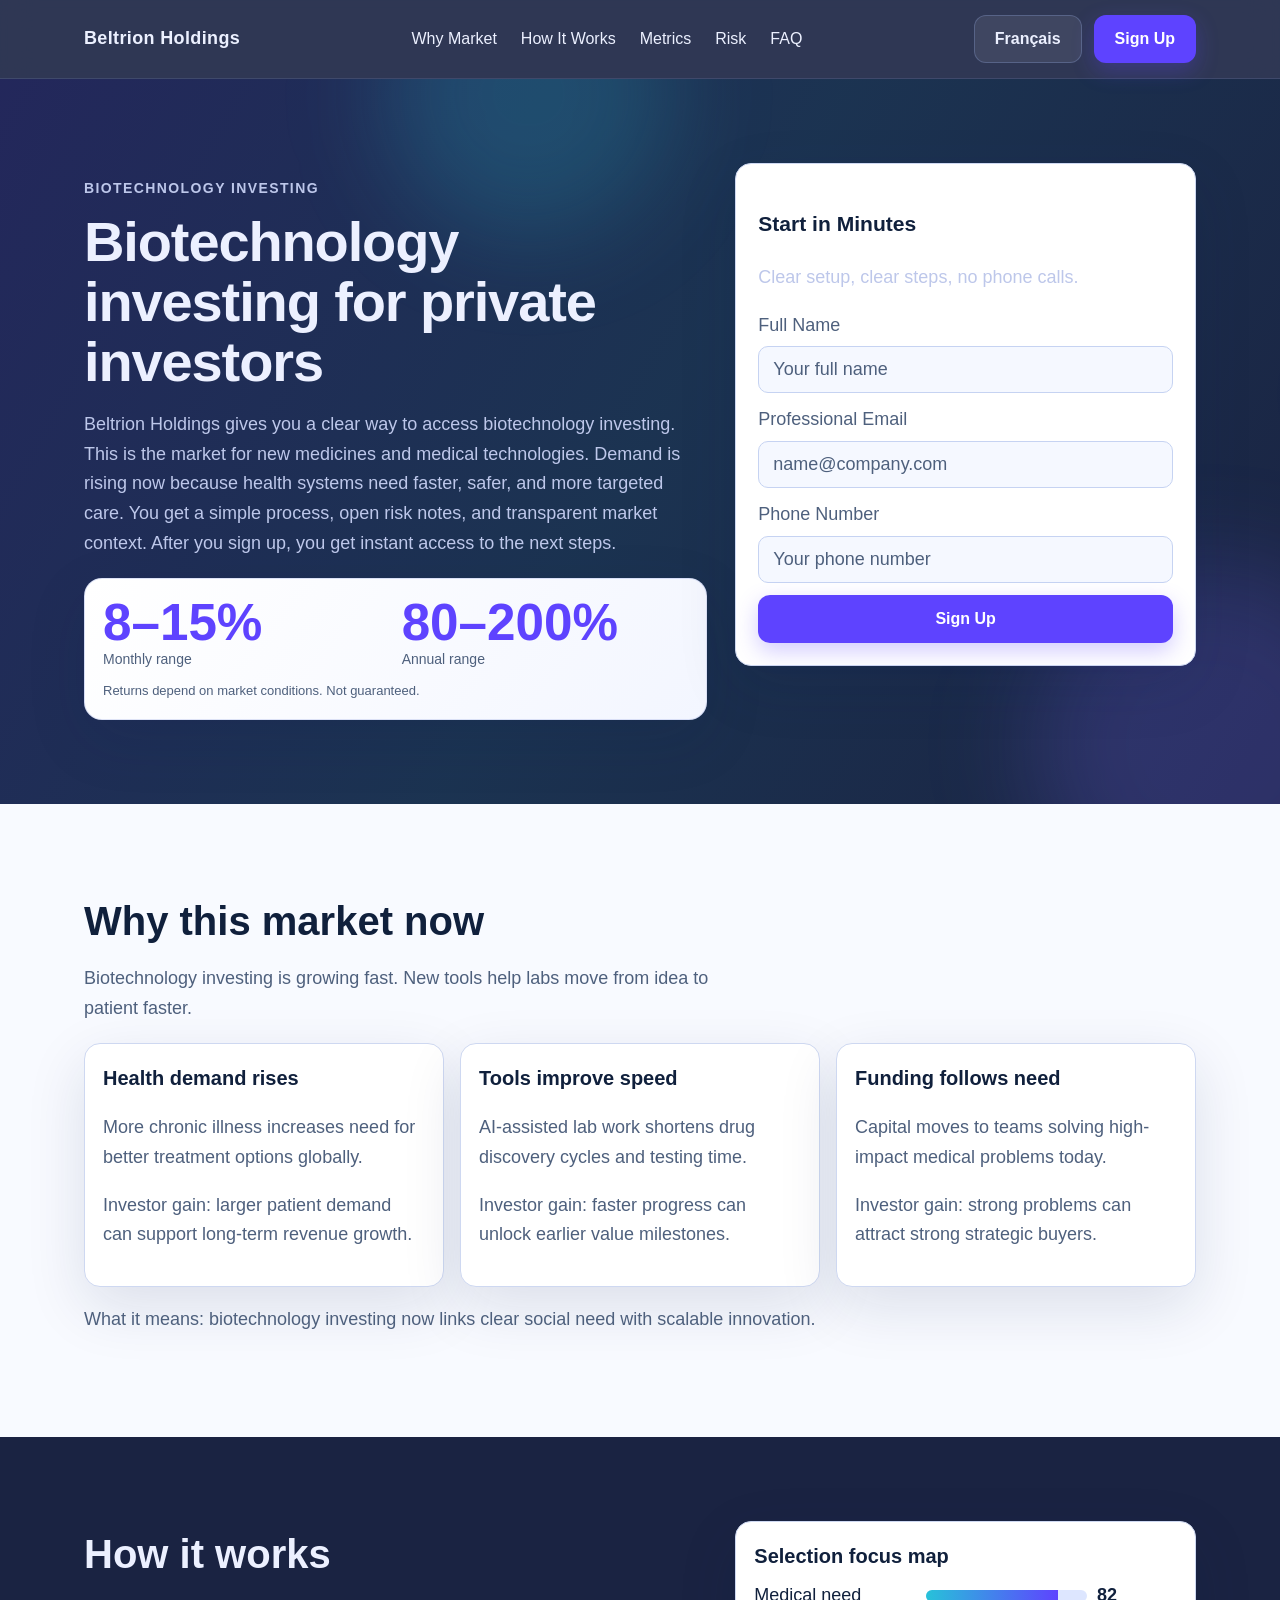
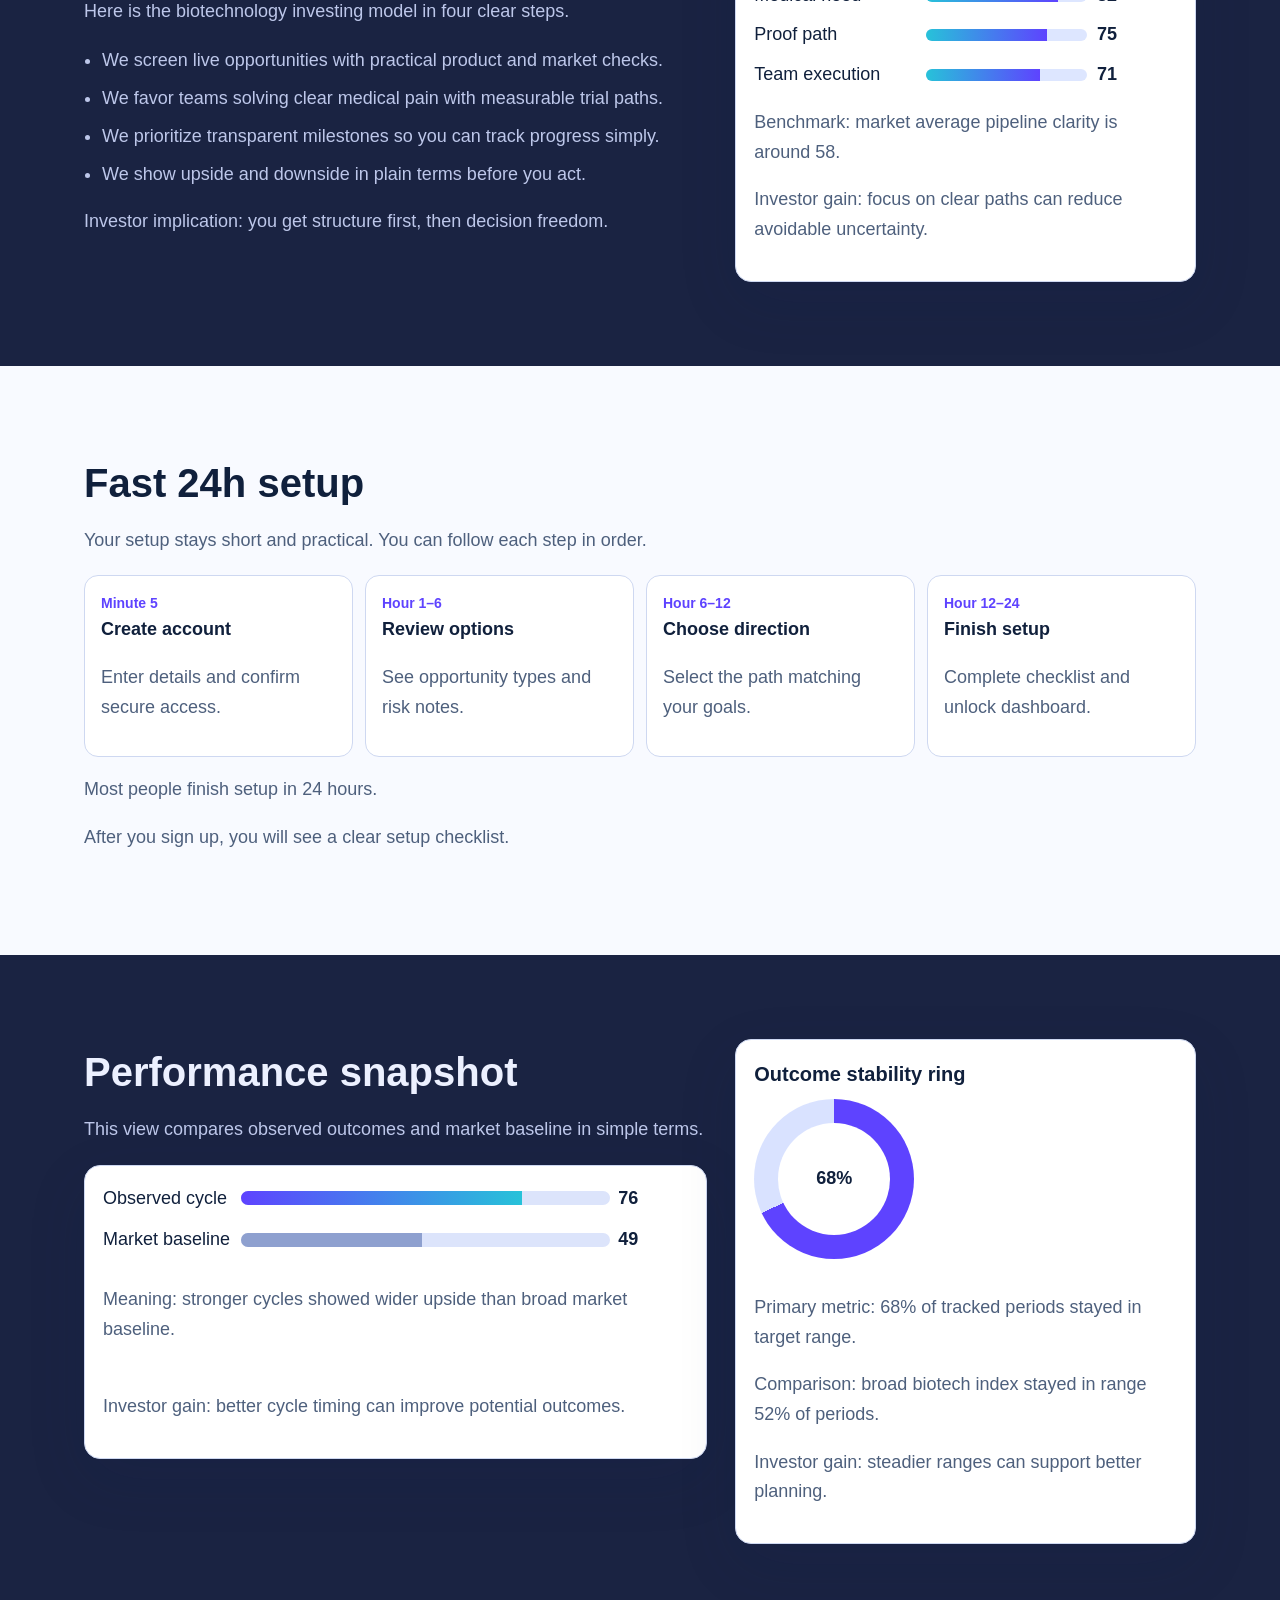
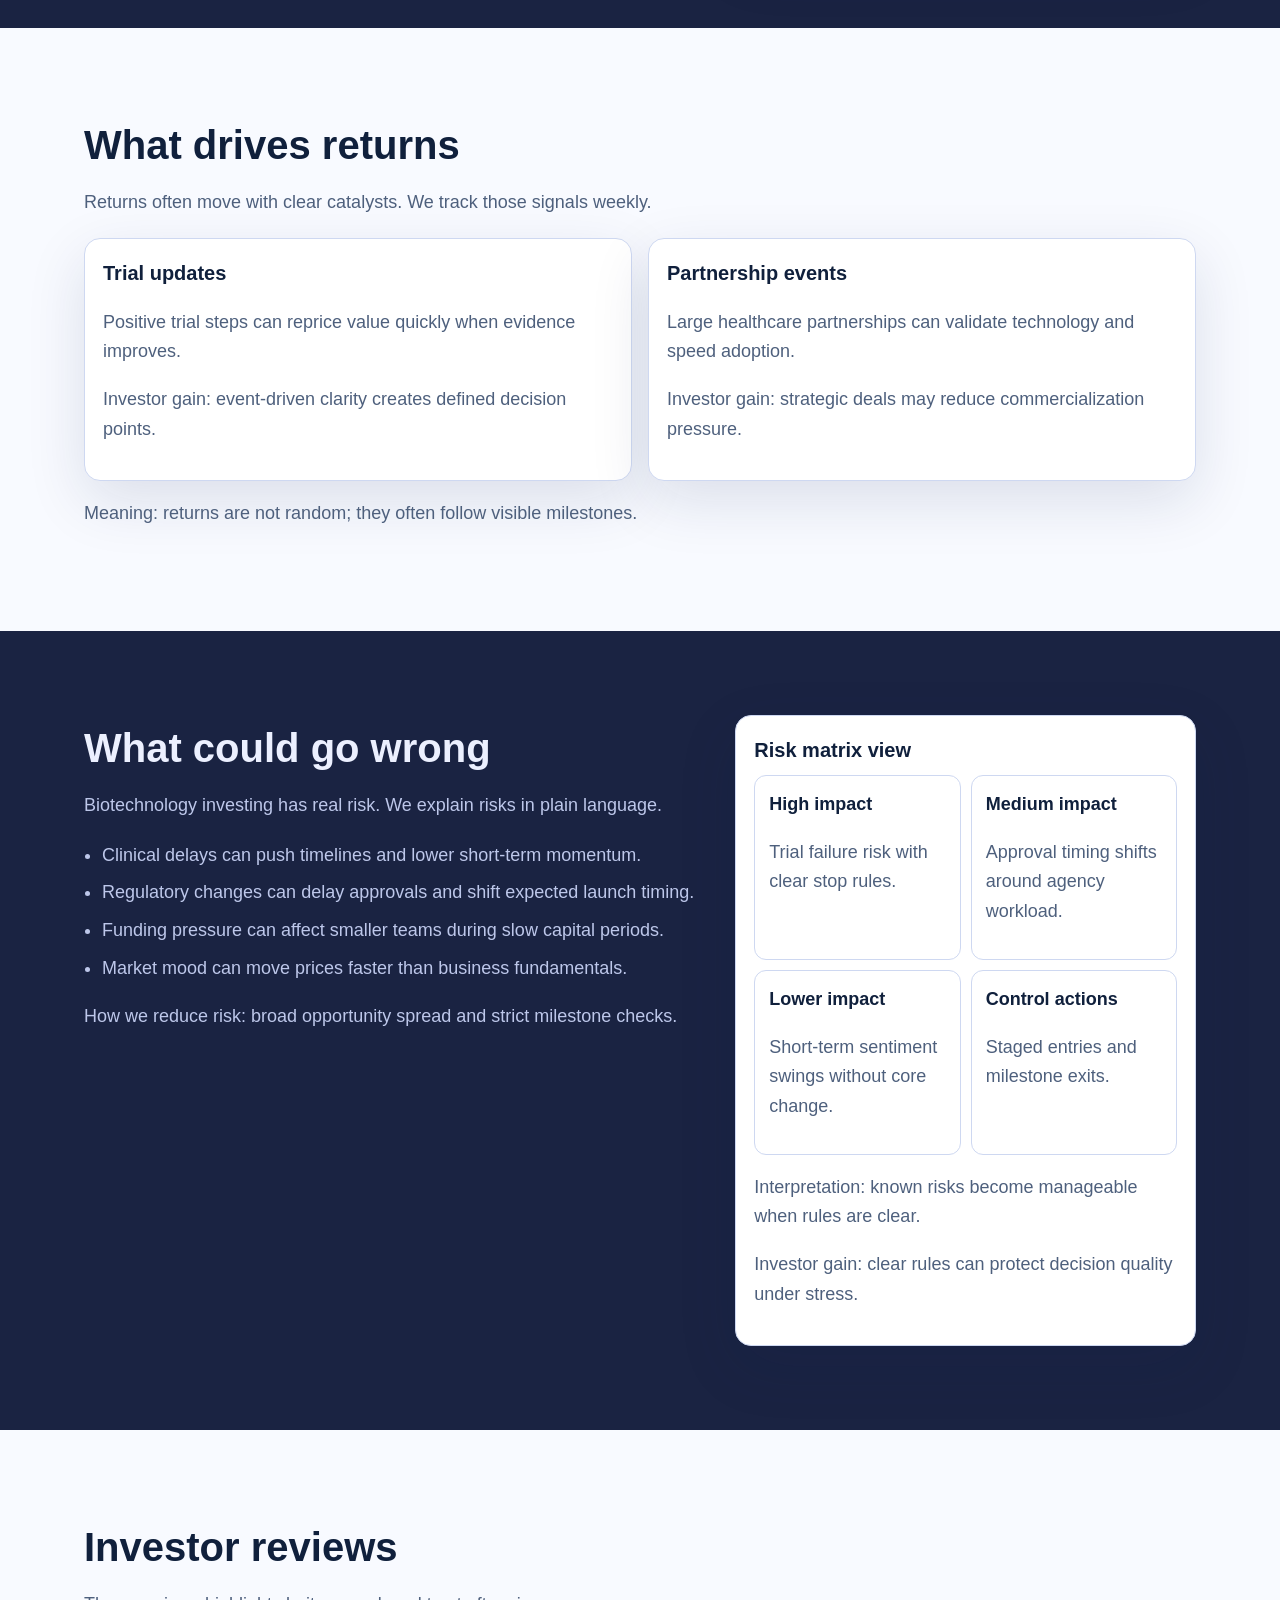
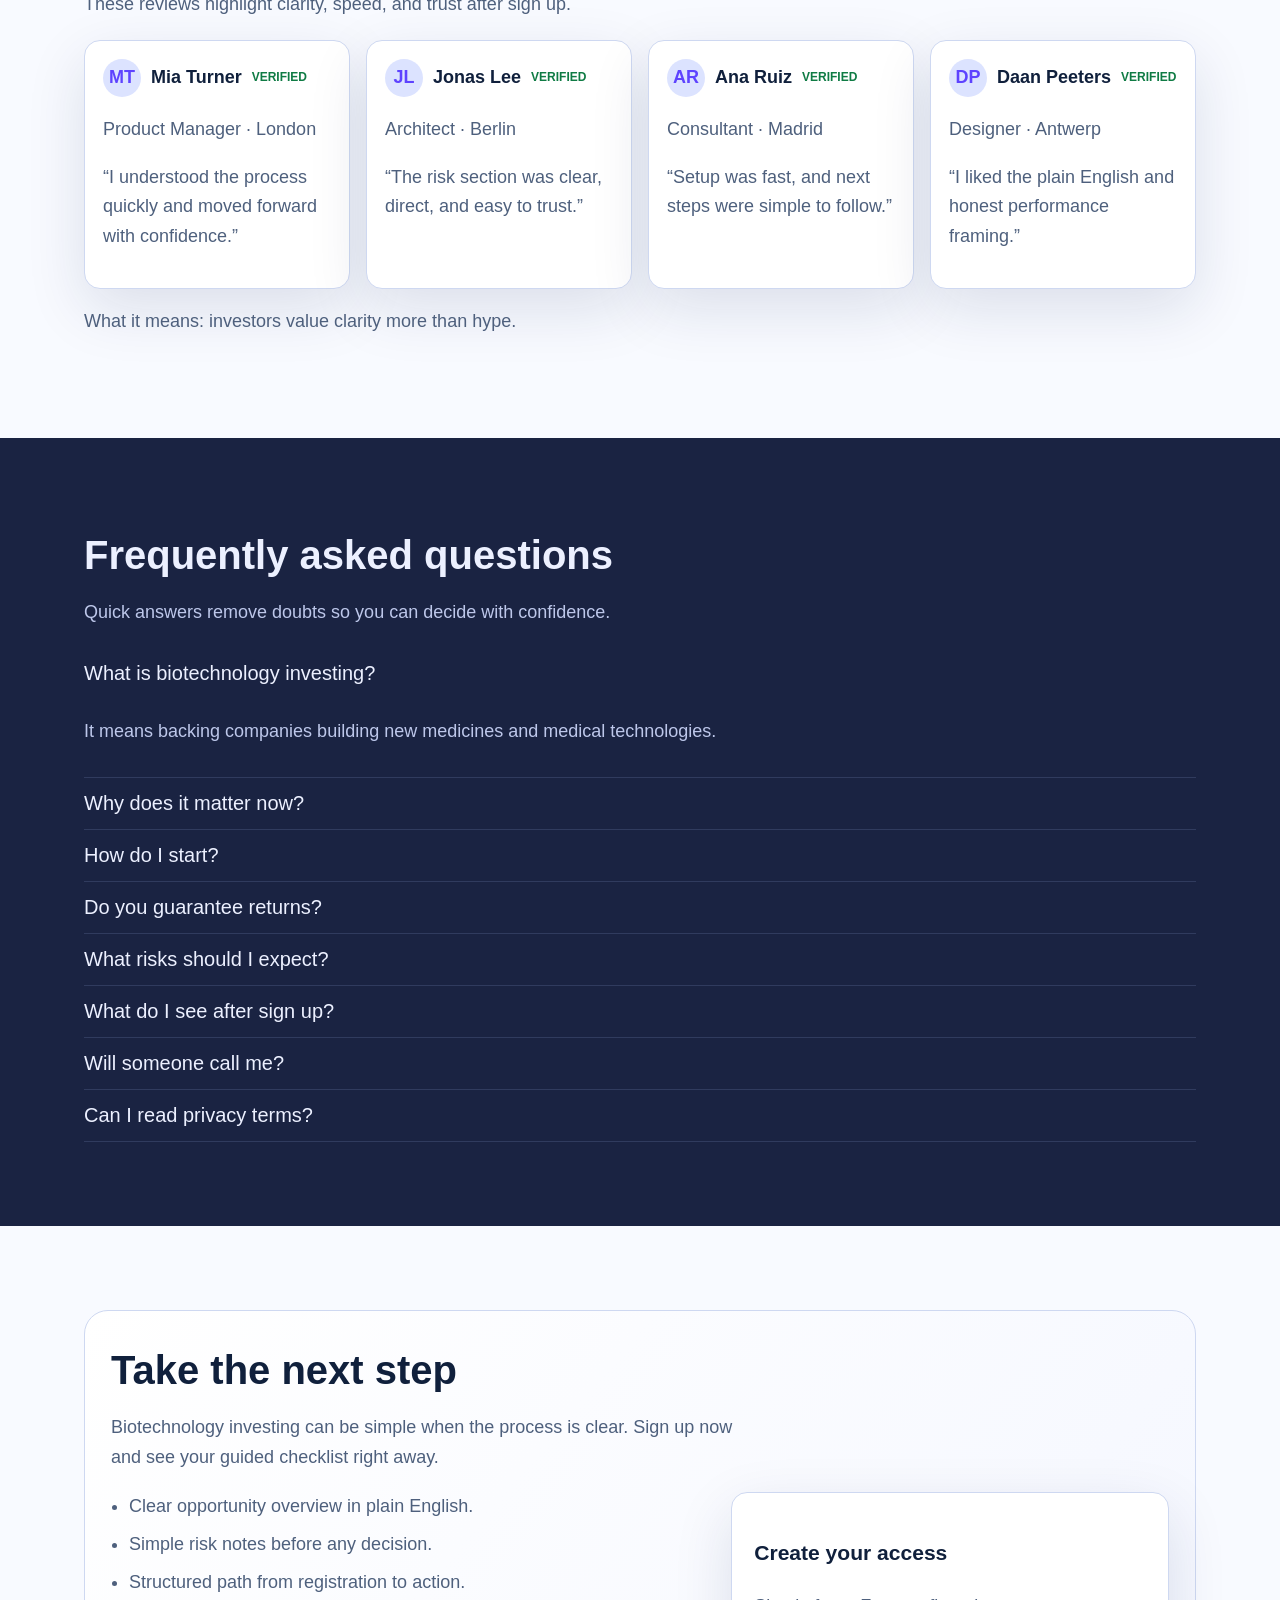
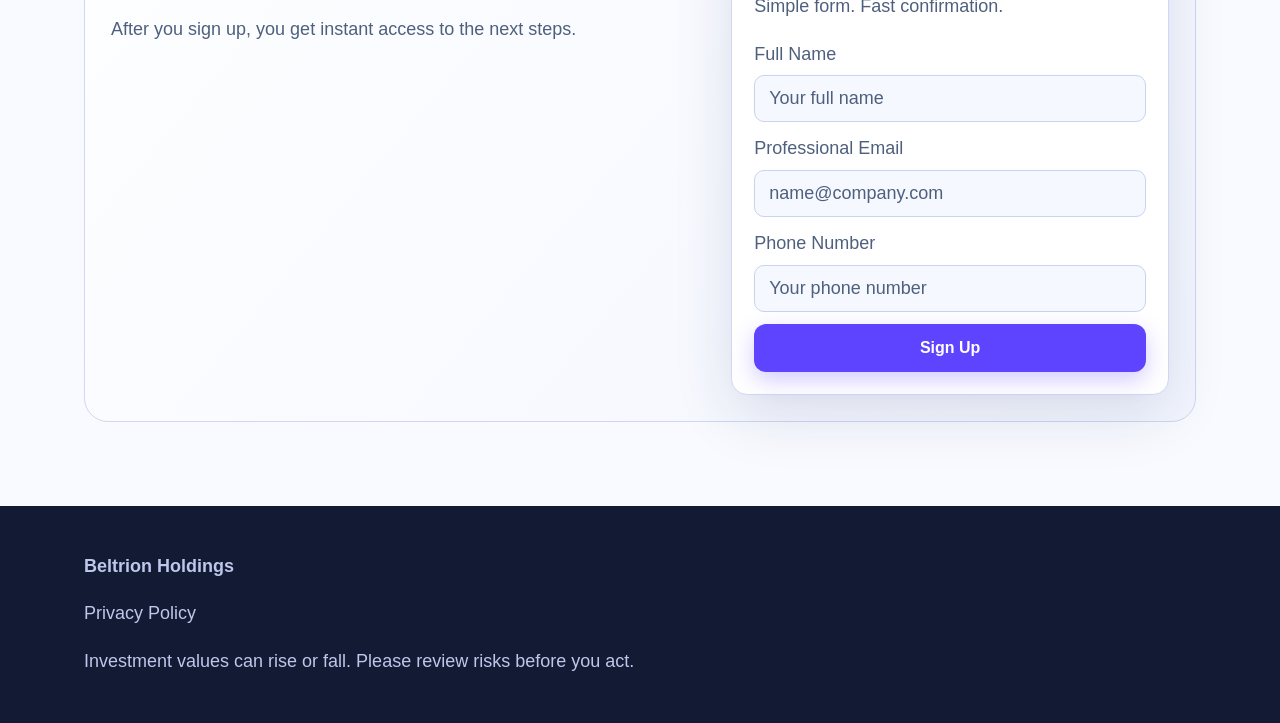
<file: fr/index.html>
<!doctype html>
<html lang="en">
<head>
  <meta charset="utf-8" />
  <meta name="viewport" content="width=device-width,initial-scale=1" />
  <title>Beltrion Holdings | Biotechnology Investing for Private Investors | Français</title>
  <meta name="description" content="Beltrion Holdings explains biotechnology investing in simple terms for private investors. Learn why this market matters now and sign up in minutes." />
  <link rel="canonical" href="https://beltrionholdings.com/fr/index.html" />
  <link rel="alternate" hreflang="en" href="https://beltrionholdings.com/index.html" />
  <link rel="alternate" hreflang="de" href="https://beltrionholdings.com/de/index.html" />
  <link rel="alternate" hreflang="fr" href="https://beltrionholdings.com/fr/index.html" />
  <link rel="alternate" hreflang="es" href="https://beltrionholdings.com/es/index.html" />
  <link rel="alternate" hreflang="it" href="https://beltrionholdings.com/it/index.html" />
  <link rel="alternate" hreflang="tr" href="https://beltrionholdings.com/tr/index.html" />
  <link rel="alternate" hreflang="pt" href="https://beltrionholdings.com/pt/index.html" />
  <link rel="alternate" hreflang="ja" href="https://beltrionholdings.com/jp/index.html" />
  <link rel="alternate" hreflang="sk" href="https://beltrionholdings.com/sk/index.html" />
  <link rel="alternate" hreflang="nl-BE" href="https://beltrionholdings.com/be/index.html" />
  <link rel="alternate" hreflang="x-default" href="https://beltrionholdings.com/index.html" />
  <meta property="og:title" content="Beltrion Holdings | Biotechnology Investing for Private Investors" />
  <meta property="og:description" content="Clear biotechnology investing story for private investors. Sign up and see your next steps fast." />
  <meta property="og:type" content="website" />
  <meta property="og:url" content="https://beltrionholdings.com/fr/index.html" />
  <meta property="og:image" content="https://beltrionholdings.com/assets/img/og.jpg" />
  <meta name="twitter:card" content="summary_large_image" />
  <meta name="twitter:title" content="Beltrion Holdings biotechnology investing" />
  <meta name="twitter:description" content="Simple biotechnology investing explanation for private investors." />
  <link rel="stylesheet" href="../assets/style.css" />
  <script type="application/ld+json">{"@context":"https://schema.org","@type":"Organization","name":"Beltrion Holdings","url":"https://beltrionholdings.com"}</script>
  <script type="application/ld+json">{"@context":"https://schema.org","@type":"WebSite","name":"Beltrion Holdings","url":"https://beltrionholdings.com"}</script>
  <script type="application/ld+json">{"@context":"https://schema.org","@type":"Review","author":{"@type":"Person","name":"Mia Turner"},"reviewRating":{"@type":"Rating","ratingValue":"5"},"reviewBody":"Clear process, quick setup, and honest risk notes."}</script>
  <script type="application/ld+json">{"@context":"https://schema.org","@type":"FAQPage","mainEntity":[{"@type":"Question","name":"What is biotechnology investing?","acceptedAnswer":{"@type":"Answer","text":"Biotechnology investing means backing companies that create new medicines and medical technologies."}},{"@type":"Question","name":"Why now?","acceptedAnswer":{"@type":"Answer","text":"Aging populations and faster lab technology are increasing demand for better treatments."}}]}</script>
</head>
<body>
<header class="site-header" aria-label="Site header">
  <div class="container header-inner">
    <a class="brand" href="../index.html">Beltrion Holdings</a>
    <nav class="nav-links" aria-label="Primary navigation">
      <a href="#market">Why Market</a><a href="#model">How It Works</a><a href="#metrics">Metrics</a><a href="#risk">Risk</a><a href="#faq">FAQ</a>
    </nav>
    <div class="header-actions">
      <div class="lang">
        <button class="lang-btn" aria-label="Open language menu">Français</button>
        <div class="lang-menu">
<a href="../index.html"><span class="lang-flag"><svg viewBox="0 0 18 18" aria-hidden="true"><rect width="18" height="18" fill="#012169"/><rect y="7" width="18" height="4" fill="#fff"/><rect x="7" width="4" height="18" fill="#fff"/><rect y="8" width="18" height="2" fill="#c8102e"/><rect x="8" width="2" height="18" fill="#c8102e"/></svg></span>English</a>
<a href="../de/index.html"><span class="lang-flag"><svg viewBox="0 0 18 18" aria-hidden="true"><rect width="18" height="6" fill="#000"/><rect y="6" width="18" height="6" fill="#dd0000"/><rect y="12" width="18" height="6" fill="#ffce00"/></svg></span>Deutsch</a>
<a href="../fr/index.html"><span class="lang-flag"><svg viewBox="0 0 18 18" aria-hidden="true"><rect width="6" height="18" fill="#0055a4"/><rect x="6" width="6" height="18" fill="#fff"/><rect x="12" width="6" height="18" fill="#ef4135"/></svg></span>Français</a>
<a href="../es/index.html"><span class="lang-flag"><svg viewBox="0 0 18 18" aria-hidden="true"><rect width="18" height="4" fill="#aa151b"/><rect y="4" width="18" height="10" fill="#f1bf00"/><rect y="14" width="18" height="4" fill="#aa151b"/></svg></span>Español</a>
<a href="../it/index.html"><span class="lang-flag"><svg viewBox="0 0 18 18" aria-hidden="true"><rect width="6" height="18" fill="#009246"/><rect x="6" width="6" height="18" fill="#fff"/><rect x="12" width="6" height="18" fill="#ce2b37"/></svg></span>Italiano</a>
<a href="../tr/index.html"><span class="lang-flag"><svg viewBox="0 0 18 18" aria-hidden="true"><rect width="18" height="18" fill="#e30a17"/><circle cx="8" cy="9" r="4" fill="#fff"/><circle cx="9" cy="9" r="3" fill="#e30a17"/></svg></span>Türkçe</a>
<a href="../pt/index.html"><span class="lang-flag"><svg viewBox="0 0 18 18" aria-hidden="true"><rect width="7" height="18" fill="#046a38"/><rect x="7" width="11" height="18" fill="#da291c"/></svg></span>Português</a>
<a href="../jp/index.html"><span class="lang-flag"><svg viewBox="0 0 18 18" aria-hidden="true"><rect width="18" height="18" fill="#fff"/><circle cx="9" cy="9" r="4" fill="#bc002d"/></svg></span>日本語</a>
<a href="../sk/index.html"><span class="lang-flag"><svg viewBox="0 0 18 18" aria-hidden="true"><rect width="18" height="6" fill="#fff"/><rect y="6" width="18" height="6" fill="#0b4ea2"/><rect y="12" width="18" height="6" fill="#ee1c25"/></svg></span>Slovak</a>
<a href="../be/index.html"><span class="lang-flag"><svg viewBox="0 0 18 18" aria-hidden="true"><rect width="6" height="18" fill="#000"/><rect x="6" width="6" height="18" fill="#fdda24"/><rect x="12" width="6" height="18" fill="#ef3340"/></svg></span>Nederlands (BE)</a></div>
      </div>
      <a class="btn btn-primary" href="#signup-final">Sign Up</a>
      <button class="burger" aria-label="Open menu">☰</button>
    </div>
  </div>
</header>
<div class="drawer" aria-hidden="true">
  <div class="drawer-panel" role="dialog" aria-modal="true" aria-label="Mobile navigation">
    <button class="drawer-close" aria-label="Close menu">✕</button>
    <nav class="drawer-links" aria-label="Mobile links">
      <a href="#market">Why Market</a><a href="#model">How It Works</a><a href="#metrics">Metrics</a><a href="#risk">Risk</a><a href="#faq">FAQ</a>
    </nav>
    <div class="lang">
      <button class="lang-btn" aria-label="Open language menu mobile">Français</button>
      <div class="lang-menu">
<a href="../index.html"><span class="lang-flag"><svg viewBox="0 0 18 18" aria-hidden="true"><rect width="18" height="18" fill="#012169"/><rect y="7" width="18" height="4" fill="#fff"/><rect x="7" width="4" height="18" fill="#fff"/><rect y="8" width="18" height="2" fill="#c8102e"/><rect x="8" width="2" height="18" fill="#c8102e"/></svg></span>English</a>
<a href="../de/index.html"><span class="lang-flag"><svg viewBox="0 0 18 18" aria-hidden="true"><rect width="18" height="6" fill="#000"/><rect y="6" width="18" height="6" fill="#dd0000"/><rect y="12" width="18" height="6" fill="#ffce00"/></svg></span>Deutsch</a>
<a href="../fr/index.html"><span class="lang-flag"><svg viewBox="0 0 18 18" aria-hidden="true"><rect width="6" height="18" fill="#0055a4"/><rect x="6" width="6" height="18" fill="#fff"/><rect x="12" width="6" height="18" fill="#ef4135"/></svg></span>Français</a>
<a href="../es/index.html"><span class="lang-flag"><svg viewBox="0 0 18 18" aria-hidden="true"><rect width="18" height="4" fill="#aa151b"/><rect y="4" width="18" height="10" fill="#f1bf00"/><rect y="14" width="18" height="4" fill="#aa151b"/></svg></span>Español</a>
<a href="../it/index.html"><span class="lang-flag"><svg viewBox="0 0 18 18" aria-hidden="true"><rect width="6" height="18" fill="#009246"/><rect x="6" width="6" height="18" fill="#fff"/><rect x="12" width="6" height="18" fill="#ce2b37"/></svg></span>Italiano</a>
<a href="../tr/index.html"><span class="lang-flag"><svg viewBox="0 0 18 18" aria-hidden="true"><rect width="18" height="18" fill="#e30a17"/><circle cx="8" cy="9" r="4" fill="#fff"/><circle cx="9" cy="9" r="3" fill="#e30a17"/></svg></span>Türkçe</a>
<a href="../pt/index.html"><span class="lang-flag"><svg viewBox="0 0 18 18" aria-hidden="true"><rect width="7" height="18" fill="#046a38"/><rect x="7" width="11" height="18" fill="#da291c"/></svg></span>Português</a>
<a href="../jp/index.html"><span class="lang-flag"><svg viewBox="0 0 18 18" aria-hidden="true"><rect width="18" height="18" fill="#fff"/><circle cx="9" cy="9" r="4" fill="#bc002d"/></svg></span>日本語</a>
<a href="../sk/index.html"><span class="lang-flag"><svg viewBox="0 0 18 18" aria-hidden="true"><rect width="18" height="6" fill="#fff"/><rect y="6" width="18" height="6" fill="#0b4ea2"/><rect y="12" width="18" height="6" fill="#ee1c25"/></svg></span>Slovak</a>
<a href="../be/index.html"><span class="lang-flag"><svg viewBox="0 0 18 18" aria-hidden="true"><rect width="6" height="18" fill="#000"/><rect x="6" width="6" height="18" fill="#fdda24"/><rect x="12" width="6" height="18" fill="#ef3340"/></svg></span>Nederlands (BE)</a></div>
    </div>
    <p><a class="btn btn-primary" href="#signup-final">Sign Up</a></p>
  </div>
</div>
<main>
  <section class="section dark hero" id="top">
    <div class="bg-mesh"></div><div class="glow violet"></div><div class="glow cyan"></div>
    <div class="container hero-grid">
      <div data-animate>
        <p class="eyebrow">Biotechnology Investing</p>
        <h1>Biotechnology investing for private investors</h1>
        <p class="hero-copy">Beltrion Holdings gives you a clear way to access biotechnology investing. This is the market for new medicines and medical technologies. Demand is rising now because health systems need faster, safer, and more targeted care. You get a simple process, open risk notes, and transparent market context. After you sign up, you get instant access to the next steps.</p>
        <div class="performance-panel" aria-label="Performance range">
          <div class="panel-grid">
            <div><div class="metric-strong">8–15%</div><div class="metric-label">Monthly range</div></div>
            <div><div class="metric-strong">80–200%</div><div class="metric-label">Annual range</div></div>
          </div>
          <div class="micro-note">Returns depend on market conditions. Not guaranteed.</div>
        </div>
      </div>
      <form class="form-card" data-animate aria-label="Hero sign up form">
        <h3 class="form-title">Start in Minutes</h3>
        <p class="form-sub">Clear setup, clear steps, no phone calls.</p>
        <div class="form-stack">
          <div><label for="name1">Full Name</label><input id="name1" name="name" type="text" placeholder="Your full name" required /></div>
          <div><label for="email1">Professional Email</label><input id="email1" name="email" type="email" placeholder="name@company.com" required /></div>
          <div><label for="phone1">Phone Number</label><input id="phone1" name="phone" type="tel" placeholder="Your phone number" required /></div>
          <button class="btn btn-primary" type="submit">Sign Up</button>
        </div>
      </form>
    </div>
  </section>

  <section class="section light" id="market"><div class="container" data-animate>
    <h2 class="section-title">Why this market now</h2>
    <p class="section-intro">Biotechnology investing is growing fast. New tools help labs move from idea to patient faster.</p>
    <div class="grid-3">
      <article class="card"><h3>Health demand rises</h3><p>More chronic illness increases need for better treatment options globally.</p><p class="muted">Investor gain: larger patient demand can support long-term revenue growth.</p></article>
      <article class="card"><h3>Tools improve speed</h3><p>AI-assisted lab work shortens drug discovery cycles and testing time.</p><p class="muted">Investor gain: faster progress can unlock earlier value milestones.</p></article>
      <article class="card"><h3>Funding follows need</h3><p>Capital moves to teams solving high-impact medical problems today.</p><p class="muted">Investor gain: strong problems can attract strong strategic buyers.</p></article>
    </div>
    <p>What it means: biotechnology investing now links clear social need with scalable innovation.</p>
  </div></section>

  <section class="section dark" id="model"><div class="container split" data-animate>
    <div>
      <h2 class="section-title">How it works</h2>
      <p class="section-intro">Here is the biotechnology investing model in four clear steps.</p>
      <ul class="simple-list">
        <li>We screen live opportunities with practical product and market checks.</li>
        <li>We favor teams solving clear medical pain with measurable trial paths.</li>
        <li>We prioritize transparent milestones so you can track progress simply.</li>
        <li>We show upside and downside in plain terms before you act.</li>
      </ul>
      <p>Investor implication: you get structure first, then decision freedom.</p>
    </div>
    <div class="card">
      <h3>Selection focus map</h3>
      <div class="waterfall">
        <div class="wf-item"><span>Medical need</span><div class="wf-lane"><div class="wf-fill" style="width:82%"></div></div><strong>82</strong></div>
        <div class="wf-item"><span>Proof path</span><div class="wf-lane"><div class="wf-fill" style="width:75%"></div></div><strong>75</strong></div>
        <div class="wf-item"><span>Team execution</span><div class="wf-lane"><div class="wf-fill" style="width:71%"></div></div><strong>71</strong></div>
      </div>
      <p>Benchmark: market average pipeline clarity is around 58.</p>
      <p class="muted">Investor gain: focus on clear paths can reduce avoidable uncertainty.</p>
    </div>
  </div></section>

  <section class="section light" id="process"><div class="container" data-animate>
    <h2 class="section-title">Fast 24h setup</h2>
    <p class="section-intro">Your setup stays short and practical. You can follow each step in order.</p>
    <div class="process-line">
      <div class="step"><div class="time">Minute 5</div><strong>Create account</strong><p>Enter details and confirm secure access.</p></div>
      <div class="step"><div class="time">Hour 1–6</div><strong>Review options</strong><p>See opportunity types and risk notes.</p></div>
      <div class="step"><div class="time">Hour 6–12</div><strong>Choose direction</strong><p>Select the path matching your goals.</p></div>
      <div class="step"><div class="time">Hour 12–24</div><strong>Finish setup</strong><p>Complete checklist and unlock dashboard.</p></div>
    </div>
    <p>Most people finish setup in 24 hours.</p>
    <p>After you sign up, you will see a clear setup checklist.</p>
  </div></section>

  <section class="section dark" id="metrics"><div class="container split" data-animate>
    <div>
      <h2 class="section-title">Performance snapshot</h2>
      <p class="section-intro">This view compares observed outcomes and market baseline in simple terms.</p>
      <div class="chart-compare card">
        <div class="compare-row"><span>Observed cycle</span><div class="bar-wrap"><div class="bar-a" style="width:76%"></div></div><strong>76</strong></div>
        <div class="compare-row"><span>Market baseline</span><div class="bar-wrap"><div class="bar-b" style="width:49%"></div></div><strong>49</strong></div>
        <p>Meaning: stronger cycles showed wider upside than broad market baseline.</p>
        <p class="muted">Investor gain: better cycle timing can improve potential outcomes.</p>
      </div>
    </div>
    <div class="card">
      <h3>Outcome stability ring</h3>
      <div class="ring-wrap">
        <div class="ring"><span>68%</span></div>
        <div>
          <p>Primary metric: 68% of tracked periods stayed in target range.</p>
          <p>Comparison: broad biotech index stayed in range 52% of periods.</p>
          <p class="muted">Investor gain: steadier ranges can support better planning.</p>
        </div>
      </div>
    </div>
  </div></section>

  <section class="section light" id="insights"><div class="container" data-animate>
    <h2 class="section-title">What drives returns</h2>
    <p class="section-intro">Returns often move with clear catalysts. We track those signals weekly.</p>
    <div class="grid-2">
      <article class="card"><h3>Trial updates</h3><p>Positive trial steps can reprice value quickly when evidence improves.</p><p class="muted">Investor gain: event-driven clarity creates defined decision points.</p></article>
      <article class="card"><h3>Partnership events</h3><p>Large healthcare partnerships can validate technology and speed adoption.</p><p class="muted">Investor gain: strategic deals may reduce commercialization pressure.</p></article>
    </div>
    <p>Meaning: returns are not random; they often follow visible milestones.</p>
  </div></section>

  <section class="section dark" id="risk"><div class="container split" data-animate>
    <div>
      <h2 class="section-title">What could go wrong</h2>
      <p class="section-intro">Biotechnology investing has real risk. We explain risks in plain language.</p>
      <ul class="simple-list">
        <li>Clinical delays can push timelines and lower short-term momentum.</li>
        <li>Regulatory changes can delay approvals and shift expected launch timing.</li>
        <li>Funding pressure can affect smaller teams during slow capital periods.</li>
        <li>Market mood can move prices faster than business fundamentals.</li>
      </ul>
      <p>How we reduce risk: broad opportunity spread and strict milestone checks.</p>
    </div>
    <div class="card">
      <h3>Risk matrix view</h3>
      <div class="matrix">
        <div class="cell"><strong>High impact</strong><p>Trial failure risk with clear stop rules.</p></div>
        <div class="cell"><strong>Medium impact</strong><p>Approval timing shifts around agency workload.</p></div>
        <div class="cell"><strong>Lower impact</strong><p>Short-term sentiment swings without core change.</p></div>
        <div class="cell"><strong>Control actions</strong><p>Staged entries and milestone exits.</p></div>
      </div>
      <p>Interpretation: known risks become manageable when rules are clear.</p>
      <p class="muted">Investor gain: clear rules can protect decision quality under stress.</p>
    </div>
  </div></section>

  <section class="section light" id="reviews"><div class="container" data-animate>
    <h2 class="section-title">Investor reviews</h2>
    <p class="section-intro">These reviews highlight clarity, speed, and trust after sign up.</p>
    <div class="reviews-grid">
      <article class="card"><div class="review-head"><div class="avatar">MT</div><strong>Mia Turner</strong><span class="verified">VERIFIED</span></div><p class="muted">Product Manager · London</p><p>“I understood the process quickly and moved forward with confidence.”</p></article>
      <article class="card"><div class="review-head"><div class="avatar">JL</div><strong>Jonas Lee</strong><span class="verified">VERIFIED</span></div><p class="muted">Architect · Berlin</p><p>“The risk section was clear, direct, and easy to trust.”</p></article>
      <article class="card"><div class="review-head"><div class="avatar">AR</div><strong>Ana Ruiz</strong><span class="verified">VERIFIED</span></div><p class="muted">Consultant · Madrid</p><p>“Setup was fast, and next steps were simple to follow.”</p></article>
      <article class="card"><div class="review-head"><div class="avatar">DP</div><strong>Daan Peeters</strong><span class="verified">VERIFIED</span></div><p class="muted">Designer · Antwerp</p><p>“I liked the plain English and honest performance framing.”</p></article>
    </div>
    <p>What it means: investors value clarity more than hype.</p>
  </div></section>

  <section class="section dark" id="faq"><div class="container" data-animate>
    <h2 class="section-title">Frequently asked questions</h2>
    <p class="section-intro">Quick answers remove doubts so you can decide with confidence.</p>
    <div class="faq-list">
      <div class="faq-item open"><button class="faq-q">What is biotechnology investing?</button><div class="faq-answer"><p>It means backing companies building new medicines and medical technologies.</p></div></div>
      <div class="faq-item"><button class="faq-q">Why does it matter now?</button><div class="faq-answer"><p>Healthcare demand is rising, and modern lab tools speed discovery.</p></div></div>
      <div class="faq-item"><button class="faq-q">How do I start?</button><div class="faq-answer"><p>Sign up, review options, and follow the setup checklist.</p></div></div>
      <div class="faq-item"><button class="faq-q">Do you guarantee returns?</button><div class="faq-answer"><p>No. Returns depend on market conditions and are never guaranteed.</p></div></div>
      <div class="faq-item"><button class="faq-q">What risks should I expect?</button><div class="faq-answer"><p>Trial delays, approval timing, and market swings can affect results.</p></div></div>
      <div class="faq-item"><button class="faq-q">What do I see after sign up?</button><div class="faq-answer"><p>After you sign up, you can review the options and choose what to do next.</p></div></div>
      <div class="faq-item"><button class="faq-q">Will someone call me?</button><div class="faq-answer"><p>No calls. We may send a short email to confirm your details.</p></div></div>
      <div class="faq-item"><button class="faq-q">Can I read privacy terms?</button><div class="faq-answer"><p>Yes. Open the privacy policy link in the footer anytime.</p></div></div>
    </div>
  </div></section>

  <section class="section light" id="signup-final"><div class="container" data-animate>
    <div class="final-cta">
      <h2 class="section-title">Take the next step</h2>
      <p class="section-intro">Biotechnology investing can be simple when the process is clear. Sign up now and see your guided checklist right away.</p>
      <div class="split">
        <div>
          <ul class="simple-list">
            <li>Clear opportunity overview in plain English.</li>
            <li>Simple risk notes before any decision.</li>
            <li>Structured path from registration to action.</li>
          </ul>
          <p>After you sign up, you get instant access to the next steps.</p>
        </div>
        <form class="form-card" aria-label="Final sign up form">
          <h3 class="form-title">Create your access</h3>
          <p class="form-sub">Simple form. Fast confirmation.</p>
          <div class="form-stack">
            <div><label for="name2">Full Name</label><input id="name2" type="text" placeholder="Your full name" required /></div>
            <div><label for="email2">Professional Email</label><input id="email2" type="email" placeholder="name@company.com" required /></div>
            <div><label for="phone2">Phone Number</label><input id="phone2" type="tel" placeholder="Your phone number" required /></div>
            <button class="btn btn-primary" type="submit">Sign Up</button>
          </div>
        </form>
      </div>
    </div>
  </div></section>
</main>

<footer class="site-footer"><div class="container">
  <p><strong>Beltrion Holdings</strong></p>
  <p><a href="#" data-open-privacy>Privacy Policy</a></p>
  <p>Investment values can rise or fall. Please review risks before you act.</p>
</div></footer>

<div class="modal" aria-hidden="true">
  <div class="modal-card" role="dialog" aria-modal="true" aria-label="Privacy policy">
    <div class="modal-top"><h3>Privacy Policy</h3><button class="drawer-close" data-close-privacy aria-label="Close privacy">✕</button></div>
    <h4>Introduction</h4><p>We respect your privacy and explain data use in plain English.</p>
    <h4>Data collection</h4><p>We collect name, professional email, and phone number you submit.</p>
    <h4>Legal basis</h4><p>We process data to provide requested access and service updates.</p>
    <h4>Cookies</h4><p>We use essential cookies for site function and basic analytics.</p>
    <h4>Retention</h4><p>We store data only as long as needed for service and law.</p>
    <h4>Third-party sharing</h4><p>We share data only with service providers needed to operate securely.</p>
    <h4>Security</h4><p>We use technical and organizational controls to protect your data.</p>
    <h4>User rights</h4><p>You can request access, correction, export, or deletion of your data.</p>
    <h4>International transfers</h4><p>Some providers may process data in other regions with safeguards.</p>
    <h4>Industry risk disclosure</h4><p>Investment information is educational and does not guarantee outcomes.</p>
    <h4>Contact</h4><p>For privacy questions, email privacy@beltrionholdings.com.</p>
    <div class="modal-footer"><button class="btn" data-close-privacy>Close</button></div>
  </div>
</div>

<script src="../assets/app.js" defer></script>
</body>
</html>
</file>
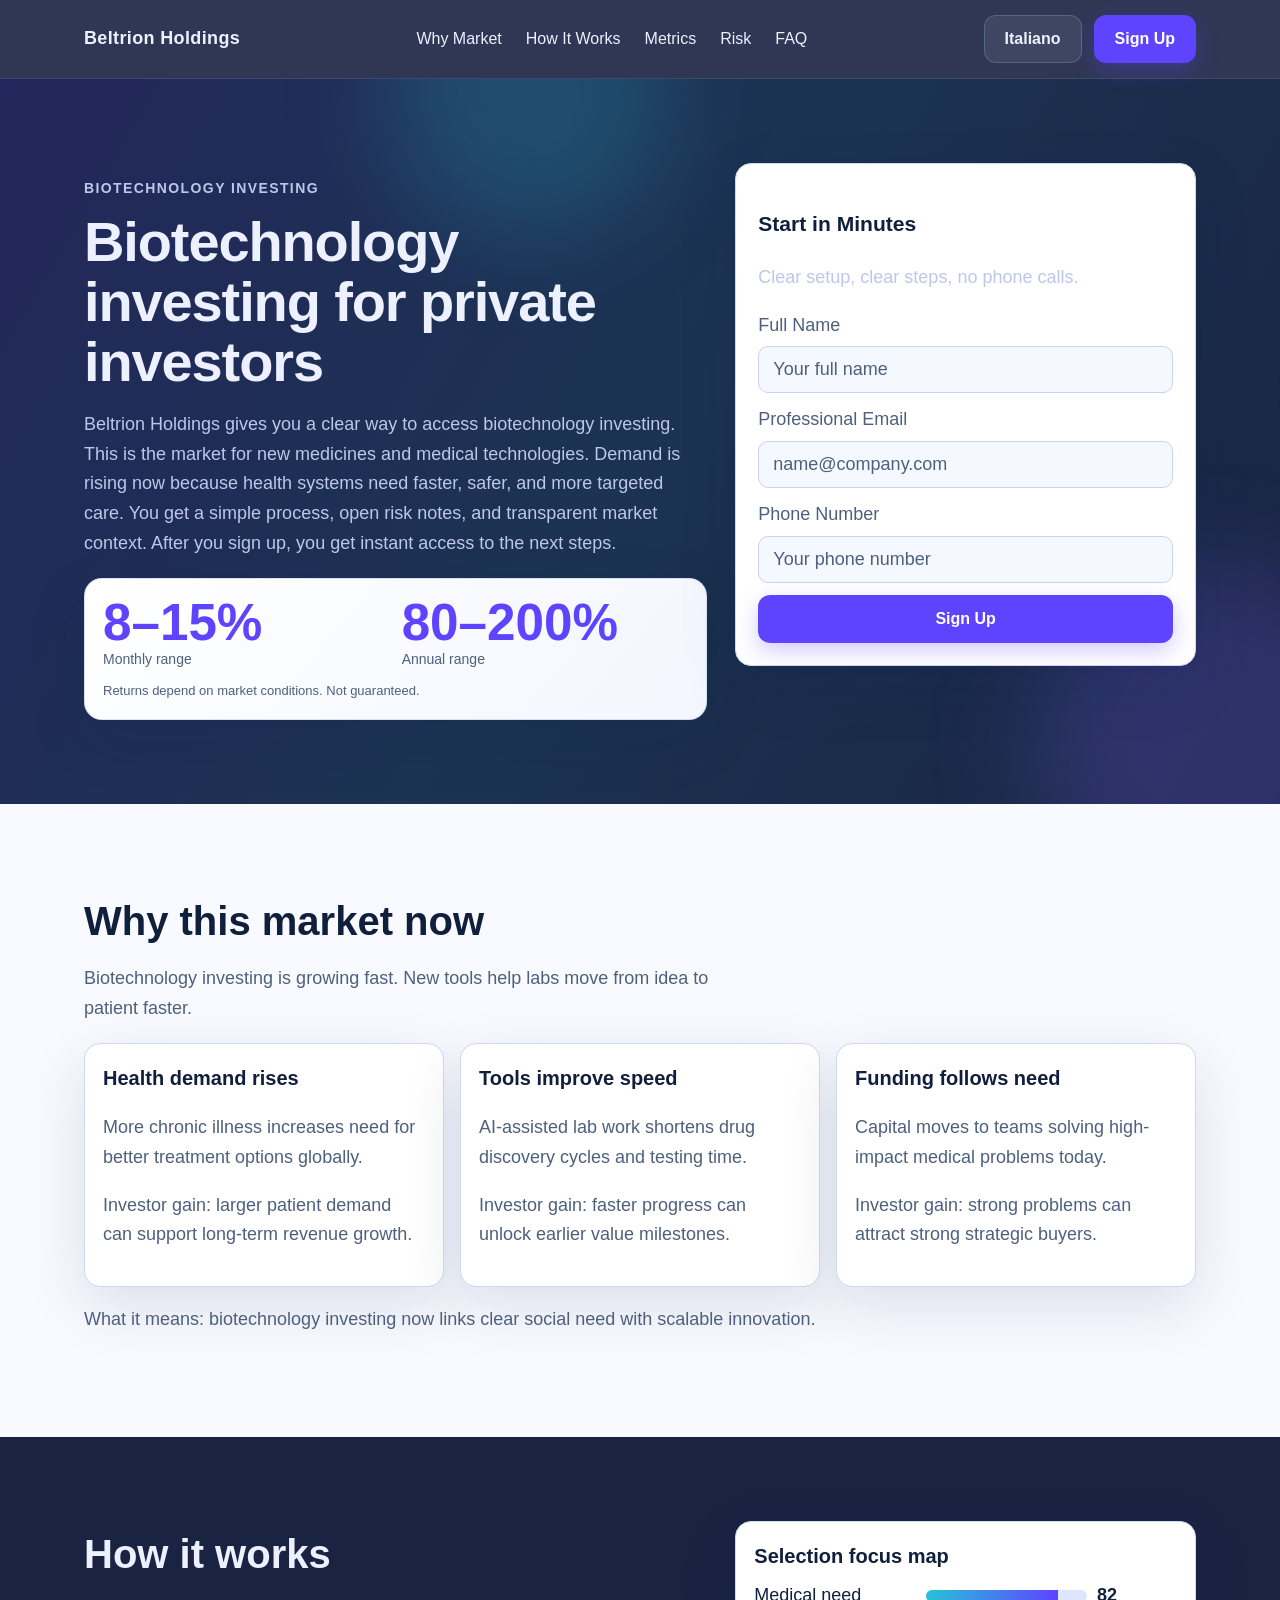
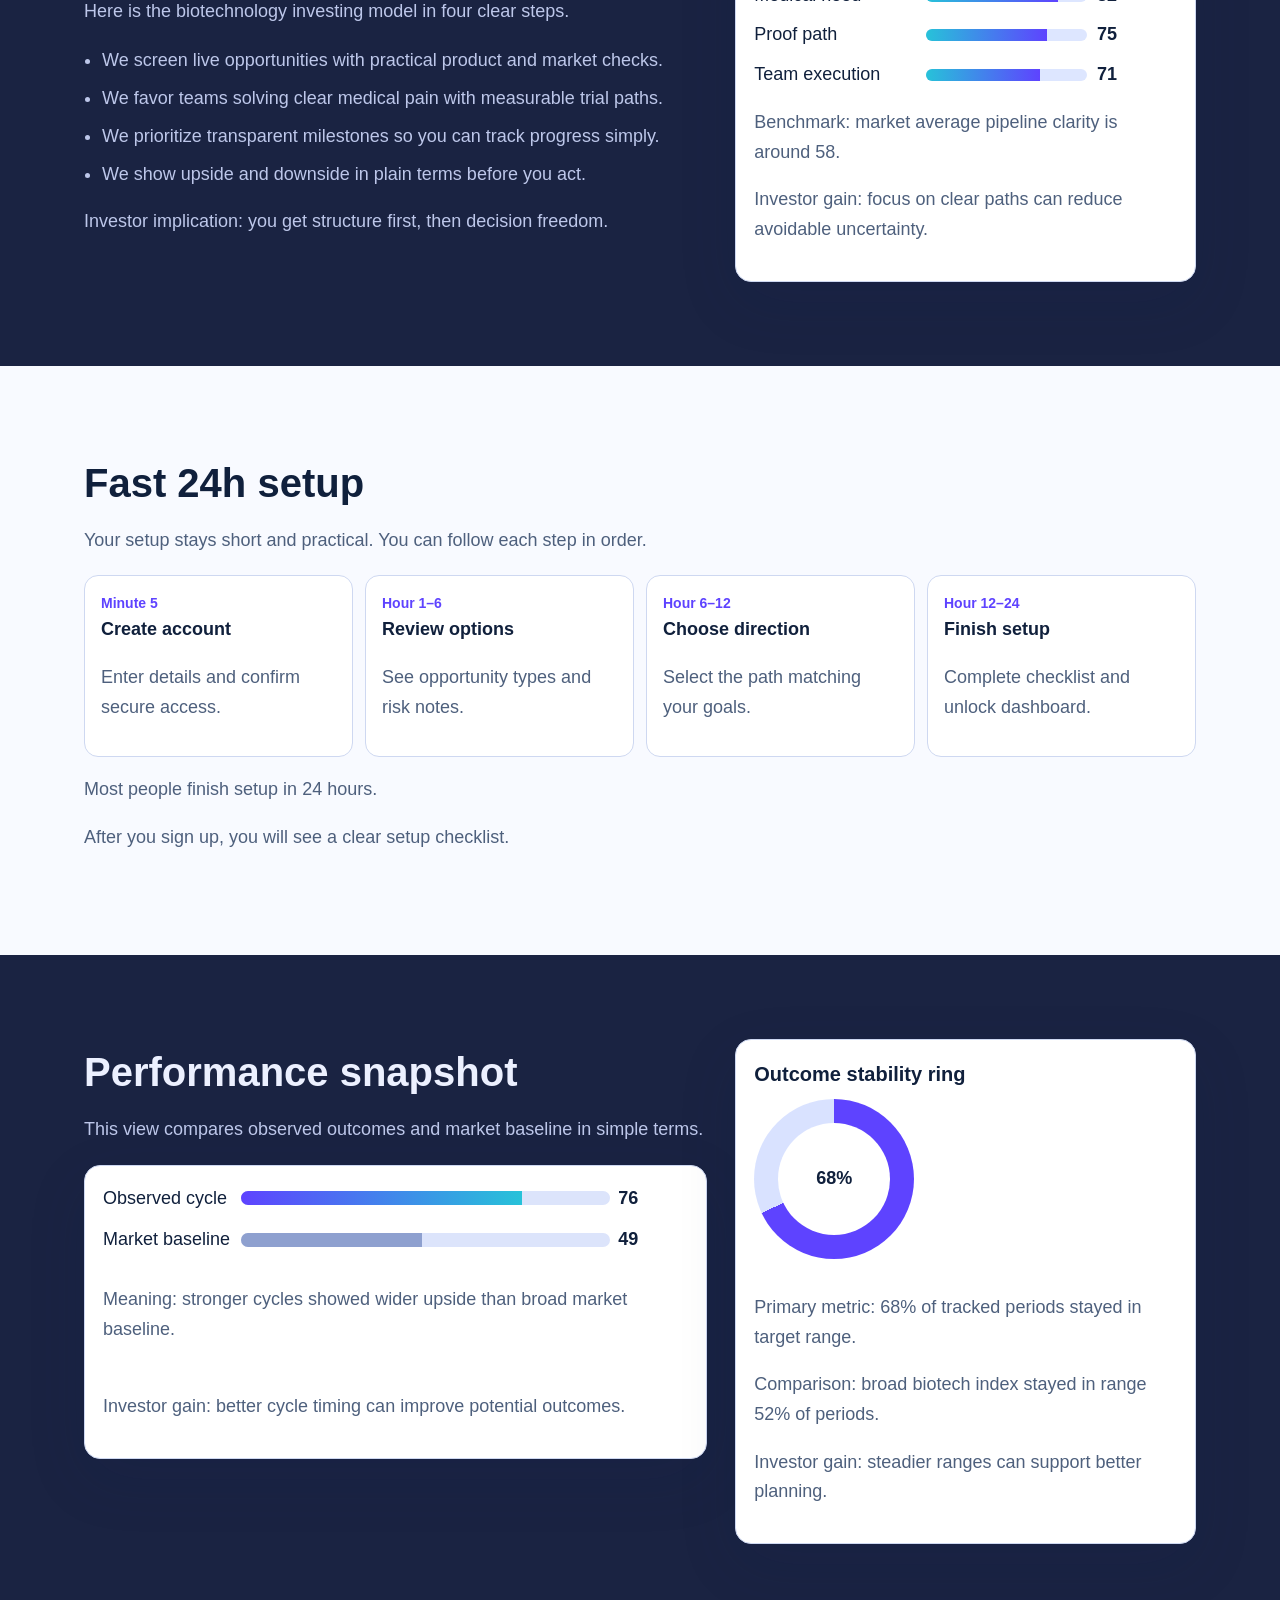
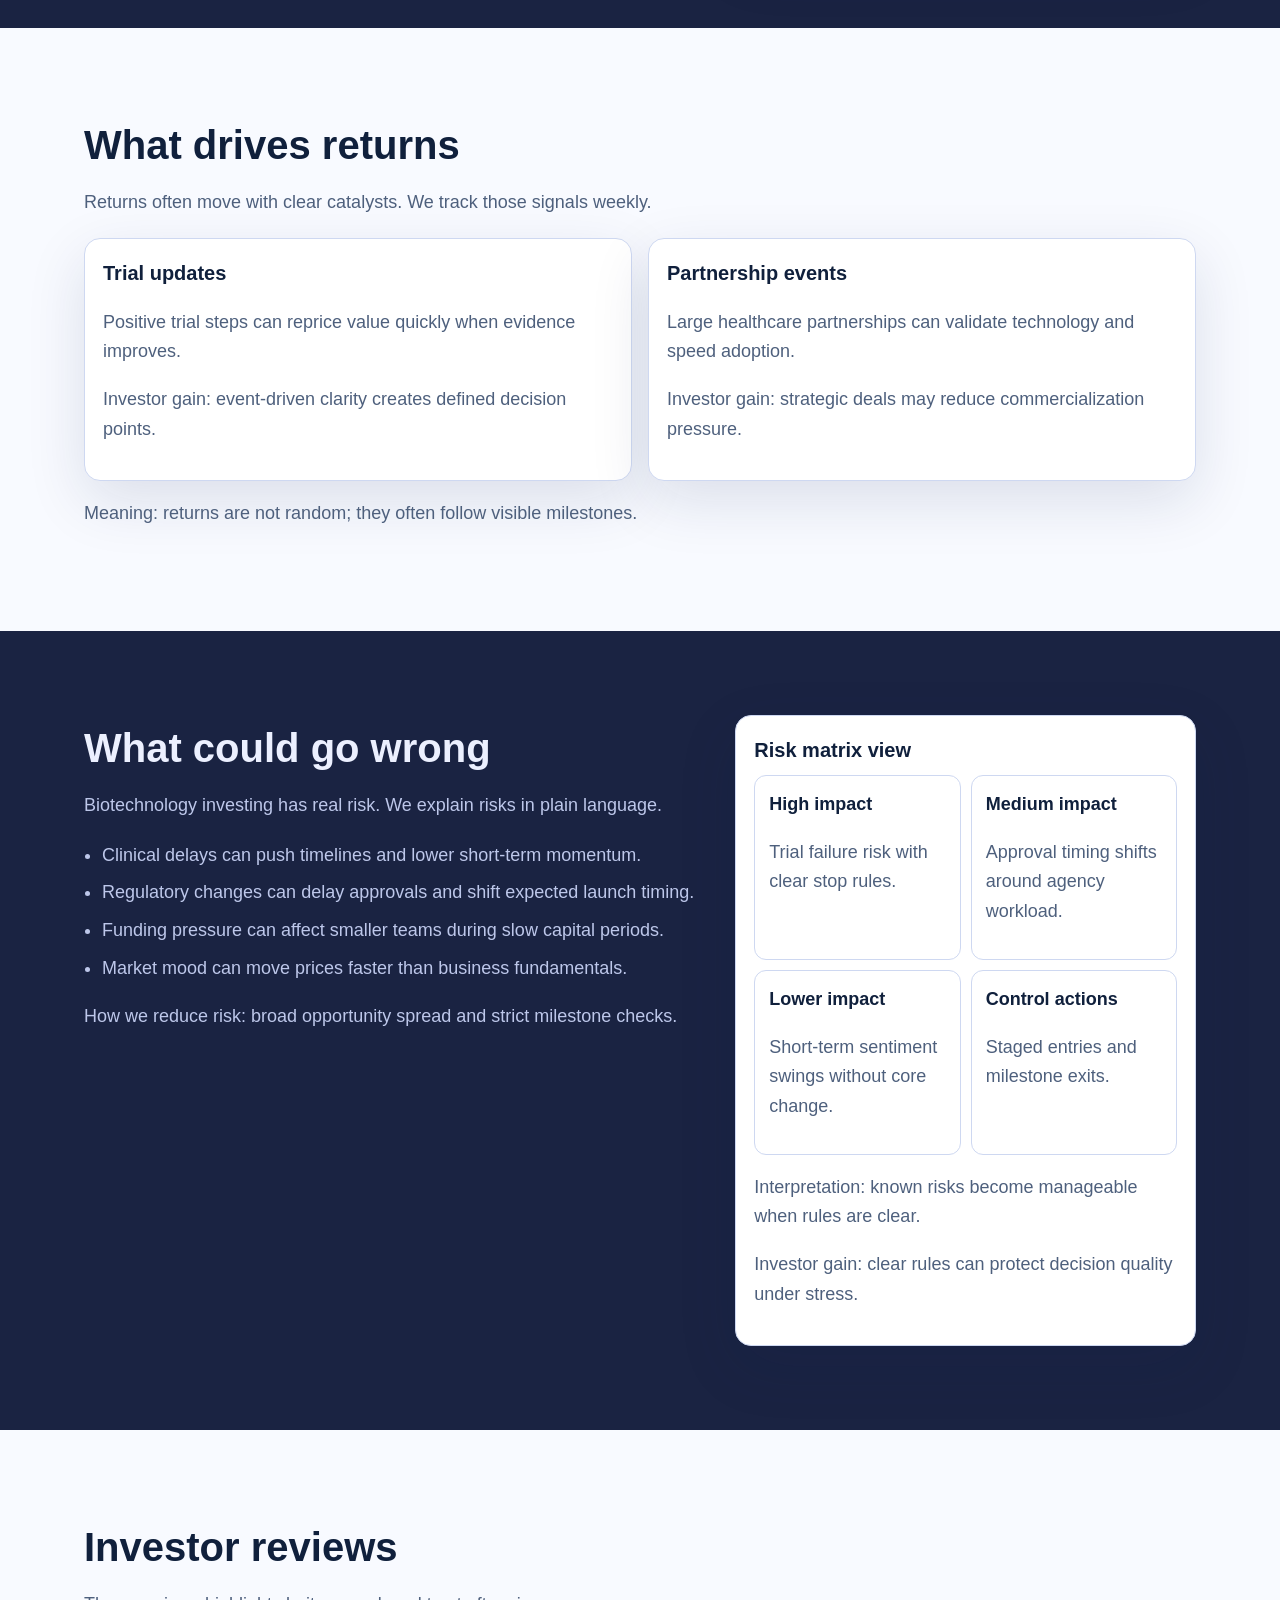
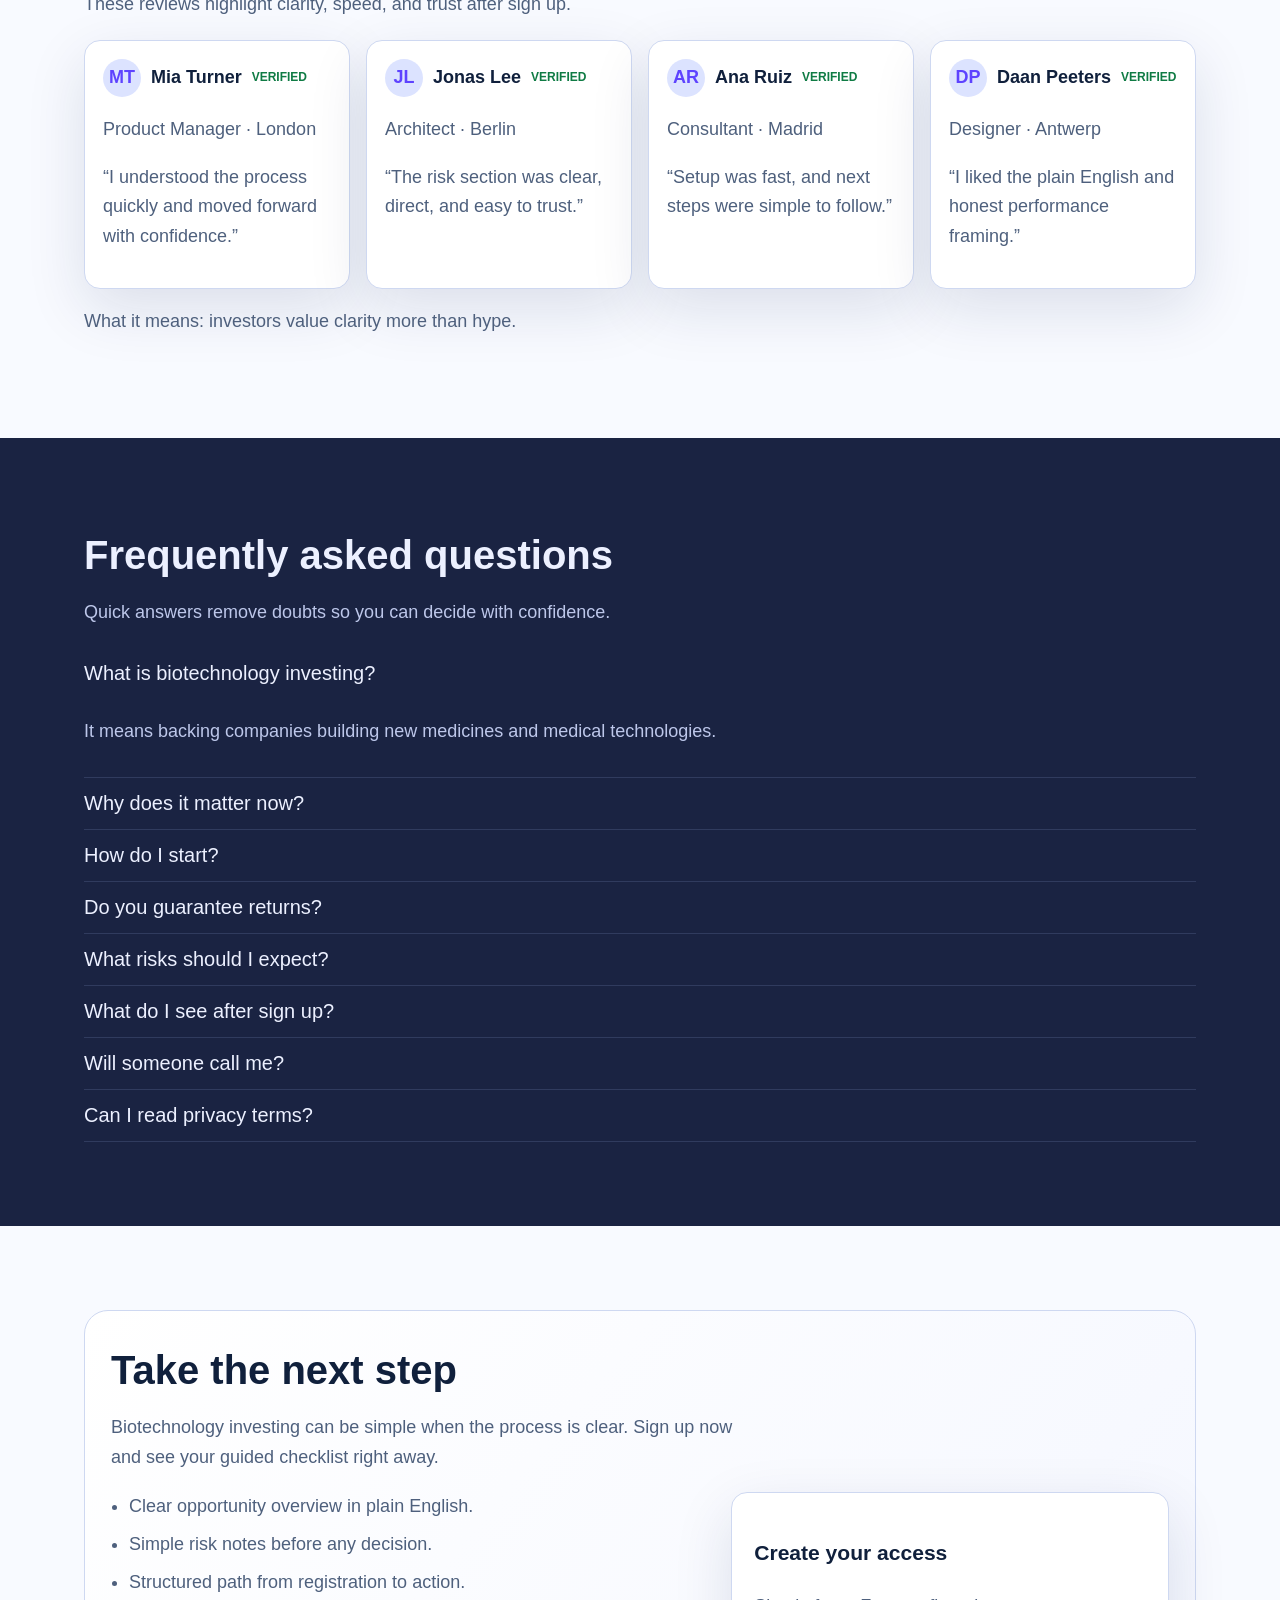
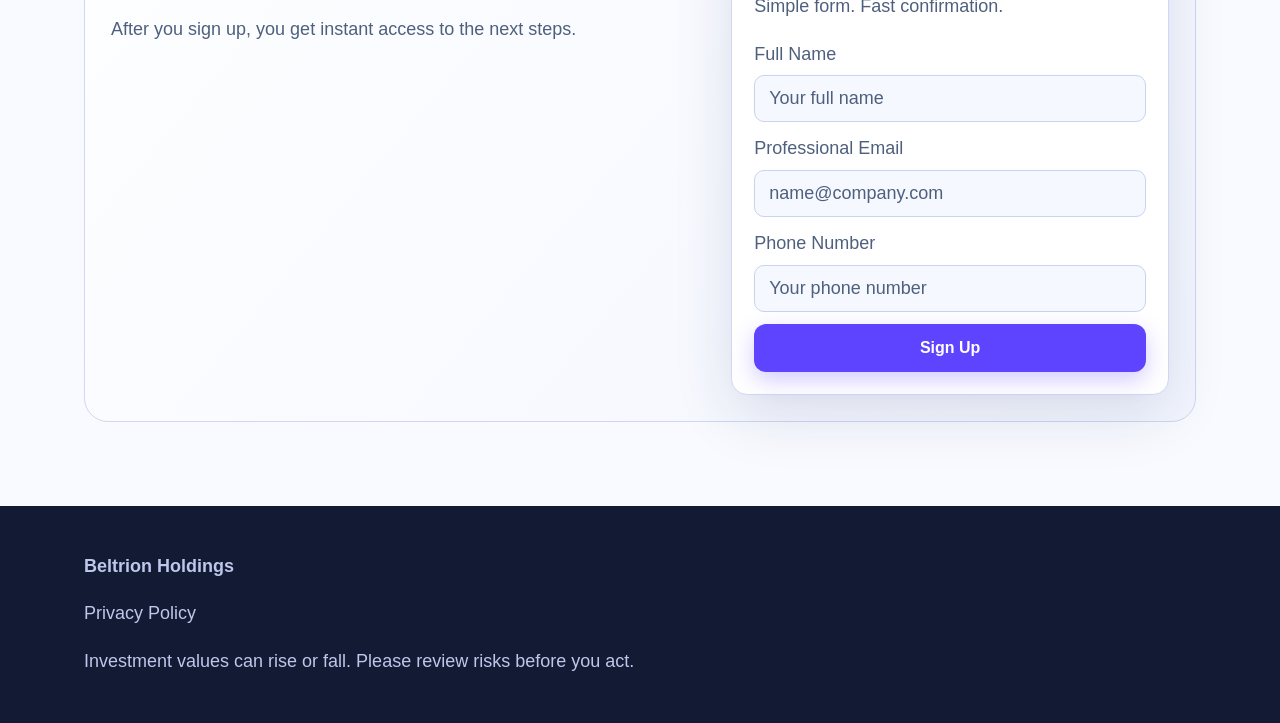
<file: it/index.html>
<!doctype html>
<html lang="en">
<head>
  <meta charset="utf-8" />
  <meta name="viewport" content="width=device-width,initial-scale=1" />
  <title>Beltrion Holdings | Biotechnology Investing for Private Investors | Italiano</title>
  <meta name="description" content="Beltrion Holdings explains biotechnology investing in simple terms for private investors. Learn why this market matters now and sign up in minutes." />
  <link rel="canonical" href="https://beltrionholdings.com/it/index.html" />
  <link rel="alternate" hreflang="en" href="https://beltrionholdings.com/index.html" />
  <link rel="alternate" hreflang="de" href="https://beltrionholdings.com/de/index.html" />
  <link rel="alternate" hreflang="fr" href="https://beltrionholdings.com/fr/index.html" />
  <link rel="alternate" hreflang="es" href="https://beltrionholdings.com/es/index.html" />
  <link rel="alternate" hreflang="it" href="https://beltrionholdings.com/it/index.html" />
  <link rel="alternate" hreflang="tr" href="https://beltrionholdings.com/tr/index.html" />
  <link rel="alternate" hreflang="pt" href="https://beltrionholdings.com/pt/index.html" />
  <link rel="alternate" hreflang="ja" href="https://beltrionholdings.com/jp/index.html" />
  <link rel="alternate" hreflang="sk" href="https://beltrionholdings.com/sk/index.html" />
  <link rel="alternate" hreflang="nl-BE" href="https://beltrionholdings.com/be/index.html" />
  <link rel="alternate" hreflang="x-default" href="https://beltrionholdings.com/index.html" />
  <meta property="og:title" content="Beltrion Holdings | Biotechnology Investing for Private Investors" />
  <meta property="og:description" content="Clear biotechnology investing story for private investors. Sign up and see your next steps fast." />
  <meta property="og:type" content="website" />
  <meta property="og:url" content="https://beltrionholdings.com/it/index.html" />
  <meta property="og:image" content="https://beltrionholdings.com/assets/img/og.jpg" />
  <meta name="twitter:card" content="summary_large_image" />
  <meta name="twitter:title" content="Beltrion Holdings biotechnology investing" />
  <meta name="twitter:description" content="Simple biotechnology investing explanation for private investors." />
  <link rel="stylesheet" href="../assets/style.css" />
  <script type="application/ld+json">{"@context":"https://schema.org","@type":"Organization","name":"Beltrion Holdings","url":"https://beltrionholdings.com"}</script>
  <script type="application/ld+json">{"@context":"https://schema.org","@type":"WebSite","name":"Beltrion Holdings","url":"https://beltrionholdings.com"}</script>
  <script type="application/ld+json">{"@context":"https://schema.org","@type":"Review","author":{"@type":"Person","name":"Mia Turner"},"reviewRating":{"@type":"Rating","ratingValue":"5"},"reviewBody":"Clear process, quick setup, and honest risk notes."}</script>
  <script type="application/ld+json">{"@context":"https://schema.org","@type":"FAQPage","mainEntity":[{"@type":"Question","name":"What is biotechnology investing?","acceptedAnswer":{"@type":"Answer","text":"Biotechnology investing means backing companies that create new medicines and medical technologies."}},{"@type":"Question","name":"Why now?","acceptedAnswer":{"@type":"Answer","text":"Aging populations and faster lab technology are increasing demand for better treatments."}}]}</script>
</head>
<body>
<header class="site-header" aria-label="Site header">
  <div class="container header-inner">
    <a class="brand" href="../index.html">Beltrion Holdings</a>
    <nav class="nav-links" aria-label="Primary navigation">
      <a href="#market">Why Market</a><a href="#model">How It Works</a><a href="#metrics">Metrics</a><a href="#risk">Risk</a><a href="#faq">FAQ</a>
    </nav>
    <div class="header-actions">
      <div class="lang">
        <button class="lang-btn" aria-label="Open language menu">Italiano</button>
        <div class="lang-menu">
<a href="../index.html"><span class="lang-flag"><svg viewBox="0 0 18 18" aria-hidden="true"><rect width="18" height="18" fill="#012169"/><rect y="7" width="18" height="4" fill="#fff"/><rect x="7" width="4" height="18" fill="#fff"/><rect y="8" width="18" height="2" fill="#c8102e"/><rect x="8" width="2" height="18" fill="#c8102e"/></svg></span>English</a>
<a href="../de/index.html"><span class="lang-flag"><svg viewBox="0 0 18 18" aria-hidden="true"><rect width="18" height="6" fill="#000"/><rect y="6" width="18" height="6" fill="#dd0000"/><rect y="12" width="18" height="6" fill="#ffce00"/></svg></span>Deutsch</a>
<a href="../fr/index.html"><span class="lang-flag"><svg viewBox="0 0 18 18" aria-hidden="true"><rect width="6" height="18" fill="#0055a4"/><rect x="6" width="6" height="18" fill="#fff"/><rect x="12" width="6" height="18" fill="#ef4135"/></svg></span>Français</a>
<a href="../es/index.html"><span class="lang-flag"><svg viewBox="0 0 18 18" aria-hidden="true"><rect width="18" height="4" fill="#aa151b"/><rect y="4" width="18" height="10" fill="#f1bf00"/><rect y="14" width="18" height="4" fill="#aa151b"/></svg></span>Español</a>
<a href="../it/index.html"><span class="lang-flag"><svg viewBox="0 0 18 18" aria-hidden="true"><rect width="6" height="18" fill="#009246"/><rect x="6" width="6" height="18" fill="#fff"/><rect x="12" width="6" height="18" fill="#ce2b37"/></svg></span>Italiano</a>
<a href="../tr/index.html"><span class="lang-flag"><svg viewBox="0 0 18 18" aria-hidden="true"><rect width="18" height="18" fill="#e30a17"/><circle cx="8" cy="9" r="4" fill="#fff"/><circle cx="9" cy="9" r="3" fill="#e30a17"/></svg></span>Türkçe</a>
<a href="../pt/index.html"><span class="lang-flag"><svg viewBox="0 0 18 18" aria-hidden="true"><rect width="7" height="18" fill="#046a38"/><rect x="7" width="11" height="18" fill="#da291c"/></svg></span>Português</a>
<a href="../jp/index.html"><span class="lang-flag"><svg viewBox="0 0 18 18" aria-hidden="true"><rect width="18" height="18" fill="#fff"/><circle cx="9" cy="9" r="4" fill="#bc002d"/></svg></span>日本語</a>
<a href="../sk/index.html"><span class="lang-flag"><svg viewBox="0 0 18 18" aria-hidden="true"><rect width="18" height="6" fill="#fff"/><rect y="6" width="18" height="6" fill="#0b4ea2"/><rect y="12" width="18" height="6" fill="#ee1c25"/></svg></span>Slovak</a>
<a href="../be/index.html"><span class="lang-flag"><svg viewBox="0 0 18 18" aria-hidden="true"><rect width="6" height="18" fill="#000"/><rect x="6" width="6" height="18" fill="#fdda24"/><rect x="12" width="6" height="18" fill="#ef3340"/></svg></span>Nederlands (BE)</a></div>
      </div>
      <a class="btn btn-primary" href="#signup-final">Sign Up</a>
      <button class="burger" aria-label="Open menu">☰</button>
    </div>
  </div>
</header>
<div class="drawer" aria-hidden="true">
  <div class="drawer-panel" role="dialog" aria-modal="true" aria-label="Mobile navigation">
    <button class="drawer-close" aria-label="Close menu">✕</button>
    <nav class="drawer-links" aria-label="Mobile links">
      <a href="#market">Why Market</a><a href="#model">How It Works</a><a href="#metrics">Metrics</a><a href="#risk">Risk</a><a href="#faq">FAQ</a>
    </nav>
    <div class="lang">
      <button class="lang-btn" aria-label="Open language menu mobile">Italiano</button>
      <div class="lang-menu">
<a href="../index.html"><span class="lang-flag"><svg viewBox="0 0 18 18" aria-hidden="true"><rect width="18" height="18" fill="#012169"/><rect y="7" width="18" height="4" fill="#fff"/><rect x="7" width="4" height="18" fill="#fff"/><rect y="8" width="18" height="2" fill="#c8102e"/><rect x="8" width="2" height="18" fill="#c8102e"/></svg></span>English</a>
<a href="../de/index.html"><span class="lang-flag"><svg viewBox="0 0 18 18" aria-hidden="true"><rect width="18" height="6" fill="#000"/><rect y="6" width="18" height="6" fill="#dd0000"/><rect y="12" width="18" height="6" fill="#ffce00"/></svg></span>Deutsch</a>
<a href="../fr/index.html"><span class="lang-flag"><svg viewBox="0 0 18 18" aria-hidden="true"><rect width="6" height="18" fill="#0055a4"/><rect x="6" width="6" height="18" fill="#fff"/><rect x="12" width="6" height="18" fill="#ef4135"/></svg></span>Français</a>
<a href="../es/index.html"><span class="lang-flag"><svg viewBox="0 0 18 18" aria-hidden="true"><rect width="18" height="4" fill="#aa151b"/><rect y="4" width="18" height="10" fill="#f1bf00"/><rect y="14" width="18" height="4" fill="#aa151b"/></svg></span>Español</a>
<a href="../it/index.html"><span class="lang-flag"><svg viewBox="0 0 18 18" aria-hidden="true"><rect width="6" height="18" fill="#009246"/><rect x="6" width="6" height="18" fill="#fff"/><rect x="12" width="6" height="18" fill="#ce2b37"/></svg></span>Italiano</a>
<a href="../tr/index.html"><span class="lang-flag"><svg viewBox="0 0 18 18" aria-hidden="true"><rect width="18" height="18" fill="#e30a17"/><circle cx="8" cy="9" r="4" fill="#fff"/><circle cx="9" cy="9" r="3" fill="#e30a17"/></svg></span>Türkçe</a>
<a href="../pt/index.html"><span class="lang-flag"><svg viewBox="0 0 18 18" aria-hidden="true"><rect width="7" height="18" fill="#046a38"/><rect x="7" width="11" height="18" fill="#da291c"/></svg></span>Português</a>
<a href="../jp/index.html"><span class="lang-flag"><svg viewBox="0 0 18 18" aria-hidden="true"><rect width="18" height="18" fill="#fff"/><circle cx="9" cy="9" r="4" fill="#bc002d"/></svg></span>日本語</a>
<a href="../sk/index.html"><span class="lang-flag"><svg viewBox="0 0 18 18" aria-hidden="true"><rect width="18" height="6" fill="#fff"/><rect y="6" width="18" height="6" fill="#0b4ea2"/><rect y="12" width="18" height="6" fill="#ee1c25"/></svg></span>Slovak</a>
<a href="../be/index.html"><span class="lang-flag"><svg viewBox="0 0 18 18" aria-hidden="true"><rect width="6" height="18" fill="#000"/><rect x="6" width="6" height="18" fill="#fdda24"/><rect x="12" width="6" height="18" fill="#ef3340"/></svg></span>Nederlands (BE)</a></div>
    </div>
    <p><a class="btn btn-primary" href="#signup-final">Sign Up</a></p>
  </div>
</div>
<main>
  <section class="section dark hero" id="top">
    <div class="bg-mesh"></div><div class="glow violet"></div><div class="glow cyan"></div>
    <div class="container hero-grid">
      <div data-animate>
        <p class="eyebrow">Biotechnology Investing</p>
        <h1>Biotechnology investing for private investors</h1>
        <p class="hero-copy">Beltrion Holdings gives you a clear way to access biotechnology investing. This is the market for new medicines and medical technologies. Demand is rising now because health systems need faster, safer, and more targeted care. You get a simple process, open risk notes, and transparent market context. After you sign up, you get instant access to the next steps.</p>
        <div class="performance-panel" aria-label="Performance range">
          <div class="panel-grid">
            <div><div class="metric-strong">8–15%</div><div class="metric-label">Monthly range</div></div>
            <div><div class="metric-strong">80–200%</div><div class="metric-label">Annual range</div></div>
          </div>
          <div class="micro-note">Returns depend on market conditions. Not guaranteed.</div>
        </div>
      </div>
      <form class="form-card" data-animate aria-label="Hero sign up form">
        <h3 class="form-title">Start in Minutes</h3>
        <p class="form-sub">Clear setup, clear steps, no phone calls.</p>
        <div class="form-stack">
          <div><label for="name1">Full Name</label><input id="name1" name="name" type="text" placeholder="Your full name" required /></div>
          <div><label for="email1">Professional Email</label><input id="email1" name="email" type="email" placeholder="name@company.com" required /></div>
          <div><label for="phone1">Phone Number</label><input id="phone1" name="phone" type="tel" placeholder="Your phone number" required /></div>
          <button class="btn btn-primary" type="submit">Sign Up</button>
        </div>
      </form>
    </div>
  </section>

  <section class="section light" id="market"><div class="container" data-animate>
    <h2 class="section-title">Why this market now</h2>
    <p class="section-intro">Biotechnology investing is growing fast. New tools help labs move from idea to patient faster.</p>
    <div class="grid-3">
      <article class="card"><h3>Health demand rises</h3><p>More chronic illness increases need for better treatment options globally.</p><p class="muted">Investor gain: larger patient demand can support long-term revenue growth.</p></article>
      <article class="card"><h3>Tools improve speed</h3><p>AI-assisted lab work shortens drug discovery cycles and testing time.</p><p class="muted">Investor gain: faster progress can unlock earlier value milestones.</p></article>
      <article class="card"><h3>Funding follows need</h3><p>Capital moves to teams solving high-impact medical problems today.</p><p class="muted">Investor gain: strong problems can attract strong strategic buyers.</p></article>
    </div>
    <p>What it means: biotechnology investing now links clear social need with scalable innovation.</p>
  </div></section>

  <section class="section dark" id="model"><div class="container split" data-animate>
    <div>
      <h2 class="section-title">How it works</h2>
      <p class="section-intro">Here is the biotechnology investing model in four clear steps.</p>
      <ul class="simple-list">
        <li>We screen live opportunities with practical product and market checks.</li>
        <li>We favor teams solving clear medical pain with measurable trial paths.</li>
        <li>We prioritize transparent milestones so you can track progress simply.</li>
        <li>We show upside and downside in plain terms before you act.</li>
      </ul>
      <p>Investor implication: you get structure first, then decision freedom.</p>
    </div>
    <div class="card">
      <h3>Selection focus map</h3>
      <div class="waterfall">
        <div class="wf-item"><span>Medical need</span><div class="wf-lane"><div class="wf-fill" style="width:82%"></div></div><strong>82</strong></div>
        <div class="wf-item"><span>Proof path</span><div class="wf-lane"><div class="wf-fill" style="width:75%"></div></div><strong>75</strong></div>
        <div class="wf-item"><span>Team execution</span><div class="wf-lane"><div class="wf-fill" style="width:71%"></div></div><strong>71</strong></div>
      </div>
      <p>Benchmark: market average pipeline clarity is around 58.</p>
      <p class="muted">Investor gain: focus on clear paths can reduce avoidable uncertainty.</p>
    </div>
  </div></section>

  <section class="section light" id="process"><div class="container" data-animate>
    <h2 class="section-title">Fast 24h setup</h2>
    <p class="section-intro">Your setup stays short and practical. You can follow each step in order.</p>
    <div class="process-line">
      <div class="step"><div class="time">Minute 5</div><strong>Create account</strong><p>Enter details and confirm secure access.</p></div>
      <div class="step"><div class="time">Hour 1–6</div><strong>Review options</strong><p>See opportunity types and risk notes.</p></div>
      <div class="step"><div class="time">Hour 6–12</div><strong>Choose direction</strong><p>Select the path matching your goals.</p></div>
      <div class="step"><div class="time">Hour 12–24</div><strong>Finish setup</strong><p>Complete checklist and unlock dashboard.</p></div>
    </div>
    <p>Most people finish setup in 24 hours.</p>
    <p>After you sign up, you will see a clear setup checklist.</p>
  </div></section>

  <section class="section dark" id="metrics"><div class="container split" data-animate>
    <div>
      <h2 class="section-title">Performance snapshot</h2>
      <p class="section-intro">This view compares observed outcomes and market baseline in simple terms.</p>
      <div class="chart-compare card">
        <div class="compare-row"><span>Observed cycle</span><div class="bar-wrap"><div class="bar-a" style="width:76%"></div></div><strong>76</strong></div>
        <div class="compare-row"><span>Market baseline</span><div class="bar-wrap"><div class="bar-b" style="width:49%"></div></div><strong>49</strong></div>
        <p>Meaning: stronger cycles showed wider upside than broad market baseline.</p>
        <p class="muted">Investor gain: better cycle timing can improve potential outcomes.</p>
      </div>
    </div>
    <div class="card">
      <h3>Outcome stability ring</h3>
      <div class="ring-wrap">
        <div class="ring"><span>68%</span></div>
        <div>
          <p>Primary metric: 68% of tracked periods stayed in target range.</p>
          <p>Comparison: broad biotech index stayed in range 52% of periods.</p>
          <p class="muted">Investor gain: steadier ranges can support better planning.</p>
        </div>
      </div>
    </div>
  </div></section>

  <section class="section light" id="insights"><div class="container" data-animate>
    <h2 class="section-title">What drives returns</h2>
    <p class="section-intro">Returns often move with clear catalysts. We track those signals weekly.</p>
    <div class="grid-2">
      <article class="card"><h3>Trial updates</h3><p>Positive trial steps can reprice value quickly when evidence improves.</p><p class="muted">Investor gain: event-driven clarity creates defined decision points.</p></article>
      <article class="card"><h3>Partnership events</h3><p>Large healthcare partnerships can validate technology and speed adoption.</p><p class="muted">Investor gain: strategic deals may reduce commercialization pressure.</p></article>
    </div>
    <p>Meaning: returns are not random; they often follow visible milestones.</p>
  </div></section>

  <section class="section dark" id="risk"><div class="container split" data-animate>
    <div>
      <h2 class="section-title">What could go wrong</h2>
      <p class="section-intro">Biotechnology investing has real risk. We explain risks in plain language.</p>
      <ul class="simple-list">
        <li>Clinical delays can push timelines and lower short-term momentum.</li>
        <li>Regulatory changes can delay approvals and shift expected launch timing.</li>
        <li>Funding pressure can affect smaller teams during slow capital periods.</li>
        <li>Market mood can move prices faster than business fundamentals.</li>
      </ul>
      <p>How we reduce risk: broad opportunity spread and strict milestone checks.</p>
    </div>
    <div class="card">
      <h3>Risk matrix view</h3>
      <div class="matrix">
        <div class="cell"><strong>High impact</strong><p>Trial failure risk with clear stop rules.</p></div>
        <div class="cell"><strong>Medium impact</strong><p>Approval timing shifts around agency workload.</p></div>
        <div class="cell"><strong>Lower impact</strong><p>Short-term sentiment swings without core change.</p></div>
        <div class="cell"><strong>Control actions</strong><p>Staged entries and milestone exits.</p></div>
      </div>
      <p>Interpretation: known risks become manageable when rules are clear.</p>
      <p class="muted">Investor gain: clear rules can protect decision quality under stress.</p>
    </div>
  </div></section>

  <section class="section light" id="reviews"><div class="container" data-animate>
    <h2 class="section-title">Investor reviews</h2>
    <p class="section-intro">These reviews highlight clarity, speed, and trust after sign up.</p>
    <div class="reviews-grid">
      <article class="card"><div class="review-head"><div class="avatar">MT</div><strong>Mia Turner</strong><span class="verified">VERIFIED</span></div><p class="muted">Product Manager · London</p><p>“I understood the process quickly and moved forward with confidence.”</p></article>
      <article class="card"><div class="review-head"><div class="avatar">JL</div><strong>Jonas Lee</strong><span class="verified">VERIFIED</span></div><p class="muted">Architect · Berlin</p><p>“The risk section was clear, direct, and easy to trust.”</p></article>
      <article class="card"><div class="review-head"><div class="avatar">AR</div><strong>Ana Ruiz</strong><span class="verified">VERIFIED</span></div><p class="muted">Consultant · Madrid</p><p>“Setup was fast, and next steps were simple to follow.”</p></article>
      <article class="card"><div class="review-head"><div class="avatar">DP</div><strong>Daan Peeters</strong><span class="verified">VERIFIED</span></div><p class="muted">Designer · Antwerp</p><p>“I liked the plain English and honest performance framing.”</p></article>
    </div>
    <p>What it means: investors value clarity more than hype.</p>
  </div></section>

  <section class="section dark" id="faq"><div class="container" data-animate>
    <h2 class="section-title">Frequently asked questions</h2>
    <p class="section-intro">Quick answers remove doubts so you can decide with confidence.</p>
    <div class="faq-list">
      <div class="faq-item open"><button class="faq-q">What is biotechnology investing?</button><div class="faq-answer"><p>It means backing companies building new medicines and medical technologies.</p></div></div>
      <div class="faq-item"><button class="faq-q">Why does it matter now?</button><div class="faq-answer"><p>Healthcare demand is rising, and modern lab tools speed discovery.</p></div></div>
      <div class="faq-item"><button class="faq-q">How do I start?</button><div class="faq-answer"><p>Sign up, review options, and follow the setup checklist.</p></div></div>
      <div class="faq-item"><button class="faq-q">Do you guarantee returns?</button><div class="faq-answer"><p>No. Returns depend on market conditions and are never guaranteed.</p></div></div>
      <div class="faq-item"><button class="faq-q">What risks should I expect?</button><div class="faq-answer"><p>Trial delays, approval timing, and market swings can affect results.</p></div></div>
      <div class="faq-item"><button class="faq-q">What do I see after sign up?</button><div class="faq-answer"><p>After you sign up, you can review the options and choose what to do next.</p></div></div>
      <div class="faq-item"><button class="faq-q">Will someone call me?</button><div class="faq-answer"><p>No calls. We may send a short email to confirm your details.</p></div></div>
      <div class="faq-item"><button class="faq-q">Can I read privacy terms?</button><div class="faq-answer"><p>Yes. Open the privacy policy link in the footer anytime.</p></div></div>
    </div>
  </div></section>

  <section class="section light" id="signup-final"><div class="container" data-animate>
    <div class="final-cta">
      <h2 class="section-title">Take the next step</h2>
      <p class="section-intro">Biotechnology investing can be simple when the process is clear. Sign up now and see your guided checklist right away.</p>
      <div class="split">
        <div>
          <ul class="simple-list">
            <li>Clear opportunity overview in plain English.</li>
            <li>Simple risk notes before any decision.</li>
            <li>Structured path from registration to action.</li>
          </ul>
          <p>After you sign up, you get instant access to the next steps.</p>
        </div>
        <form class="form-card" aria-label="Final sign up form">
          <h3 class="form-title">Create your access</h3>
          <p class="form-sub">Simple form. Fast confirmation.</p>
          <div class="form-stack">
            <div><label for="name2">Full Name</label><input id="name2" type="text" placeholder="Your full name" required /></div>
            <div><label for="email2">Professional Email</label><input id="email2" type="email" placeholder="name@company.com" required /></div>
            <div><label for="phone2">Phone Number</label><input id="phone2" type="tel" placeholder="Your phone number" required /></div>
            <button class="btn btn-primary" type="submit">Sign Up</button>
          </div>
        </form>
      </div>
    </div>
  </div></section>
</main>

<footer class="site-footer"><div class="container">
  <p><strong>Beltrion Holdings</strong></p>
  <p><a href="#" data-open-privacy>Privacy Policy</a></p>
  <p>Investment values can rise or fall. Please review risks before you act.</p>
</div></footer>

<div class="modal" aria-hidden="true">
  <div class="modal-card" role="dialog" aria-modal="true" aria-label="Privacy policy">
    <div class="modal-top"><h3>Privacy Policy</h3><button class="drawer-close" data-close-privacy aria-label="Close privacy">✕</button></div>
    <h4>Introduction</h4><p>We respect your privacy and explain data use in plain English.</p>
    <h4>Data collection</h4><p>We collect name, professional email, and phone number you submit.</p>
    <h4>Legal basis</h4><p>We process data to provide requested access and service updates.</p>
    <h4>Cookies</h4><p>We use essential cookies for site function and basic analytics.</p>
    <h4>Retention</h4><p>We store data only as long as needed for service and law.</p>
    <h4>Third-party sharing</h4><p>We share data only with service providers needed to operate securely.</p>
    <h4>Security</h4><p>We use technical and organizational controls to protect your data.</p>
    <h4>User rights</h4><p>You can request access, correction, export, or deletion of your data.</p>
    <h4>International transfers</h4><p>Some providers may process data in other regions with safeguards.</p>
    <h4>Industry risk disclosure</h4><p>Investment information is educational and does not guarantee outcomes.</p>
    <h4>Contact</h4><p>For privacy questions, email privacy@beltrionholdings.com.</p>
    <div class="modal-footer"><button class="btn" data-close-privacy>Close</button></div>
  </div>
</div>

<script src="../assets/app.js" defer></script>
</body>
</html>
</file>
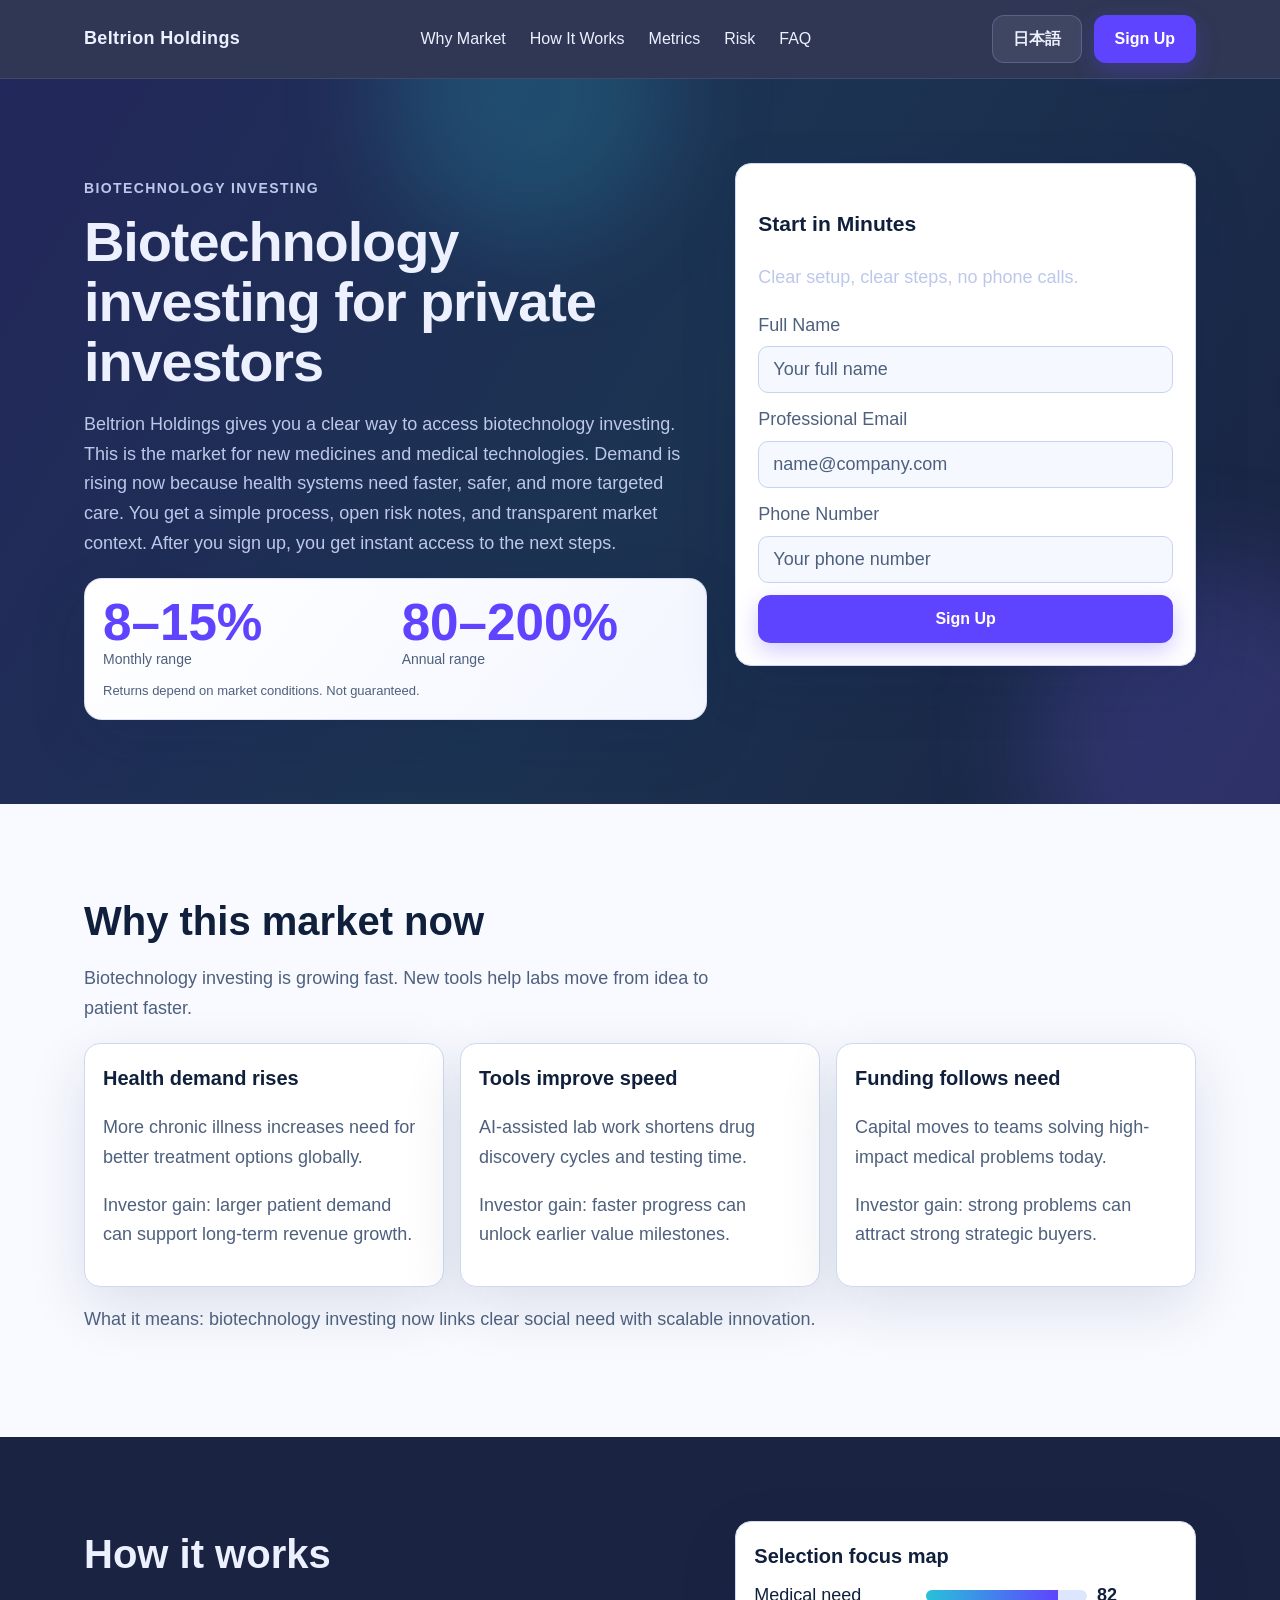
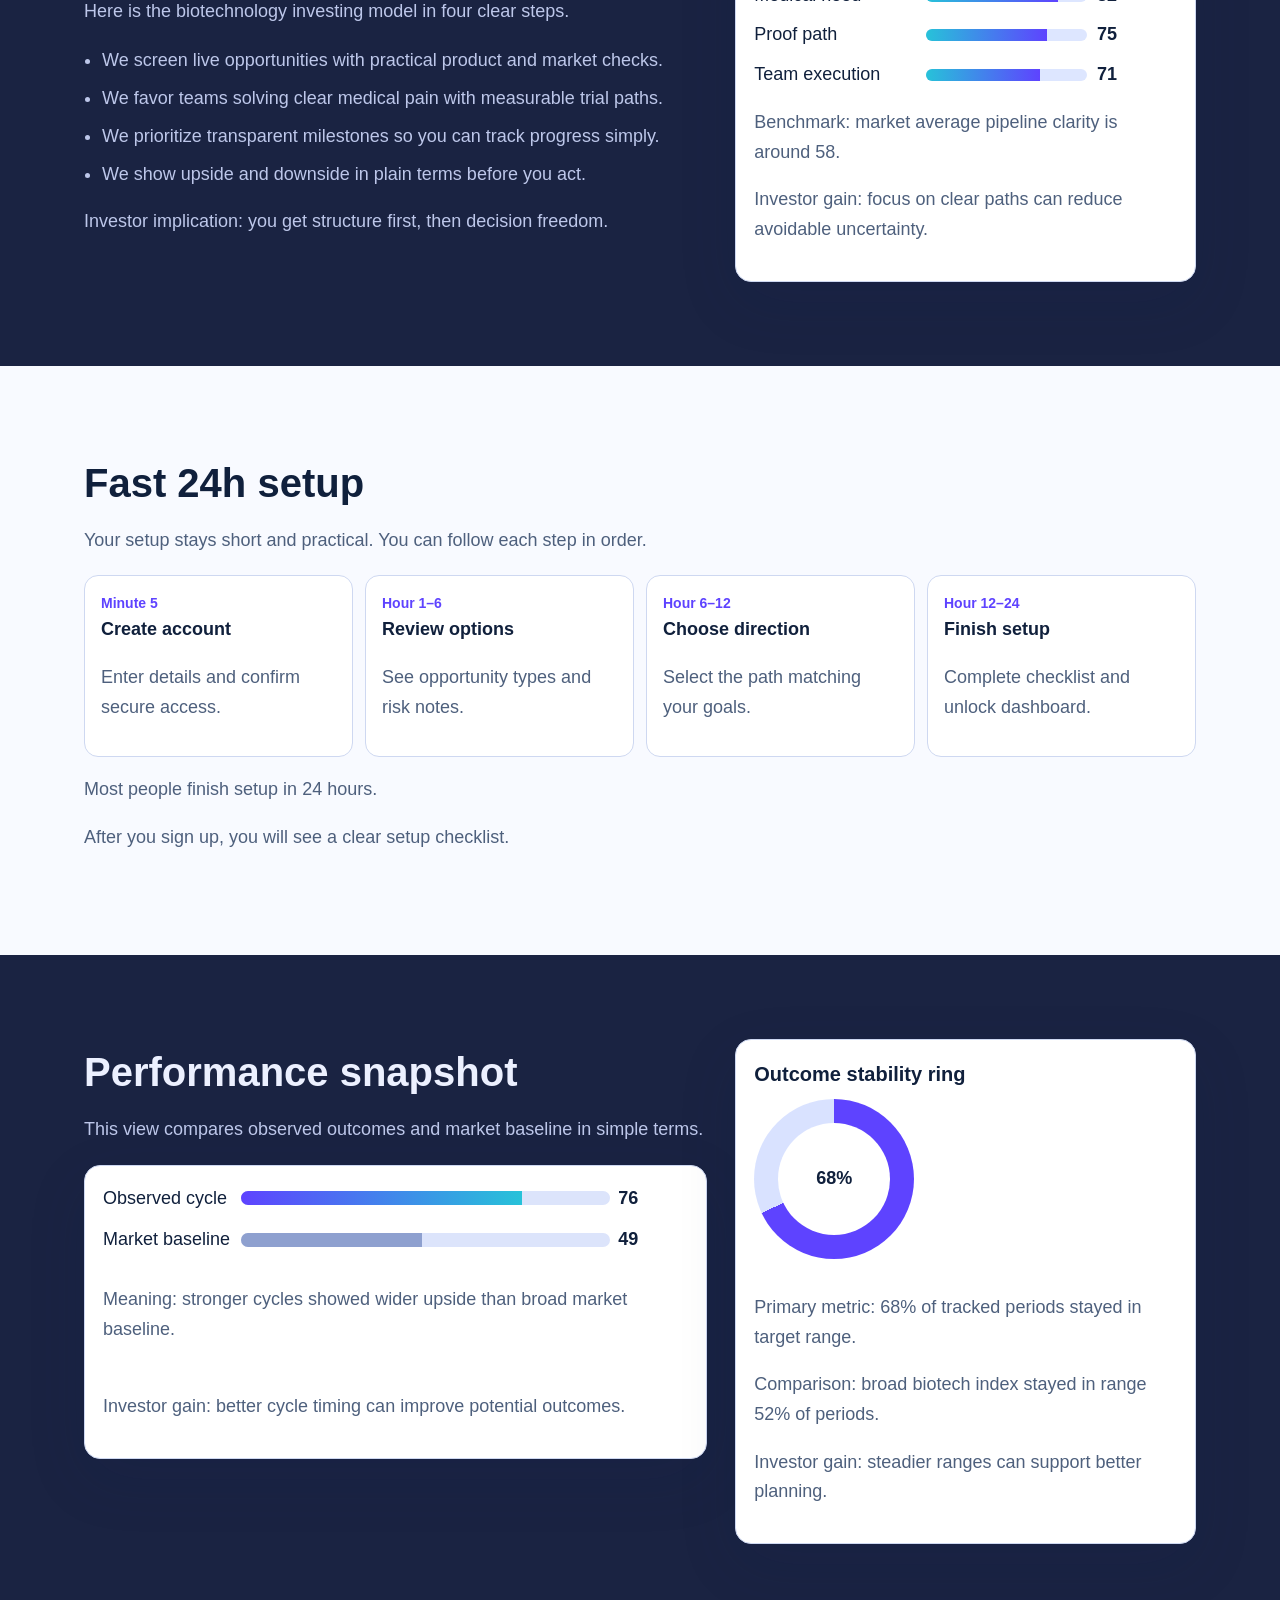
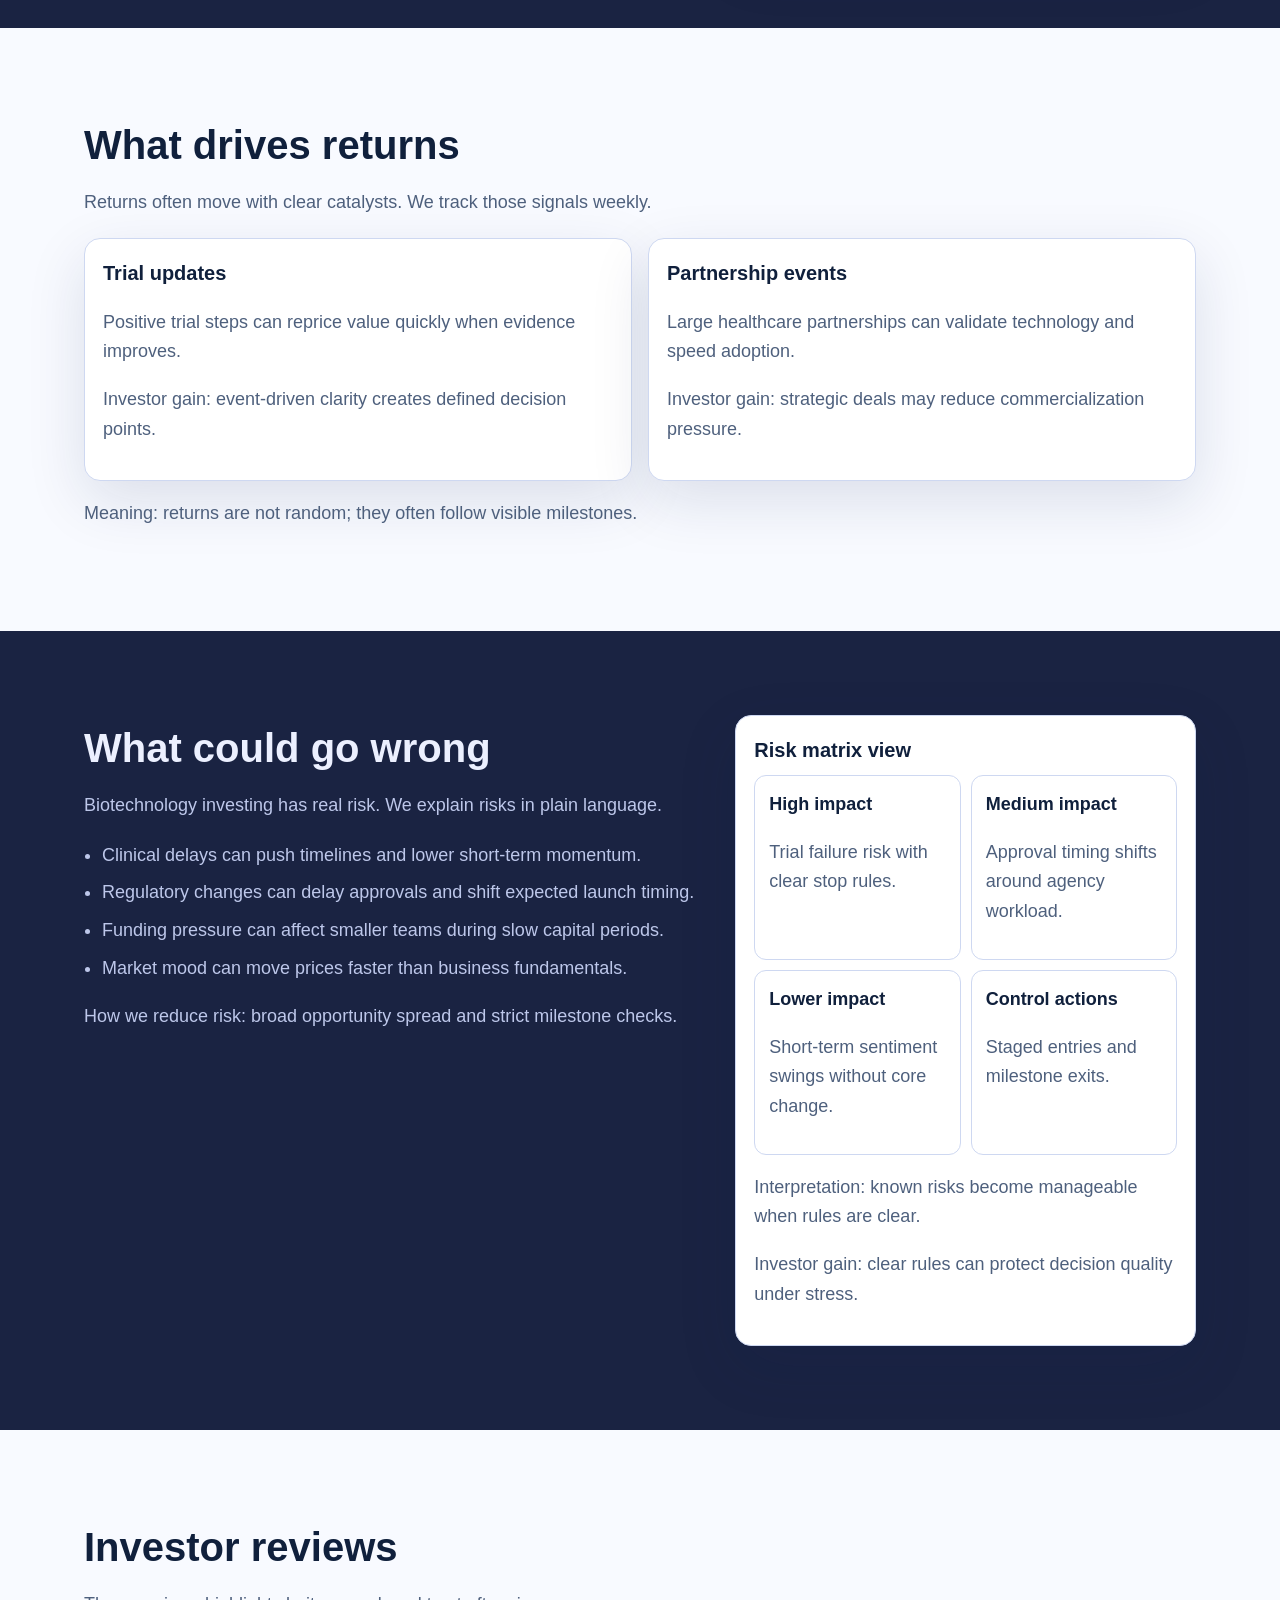
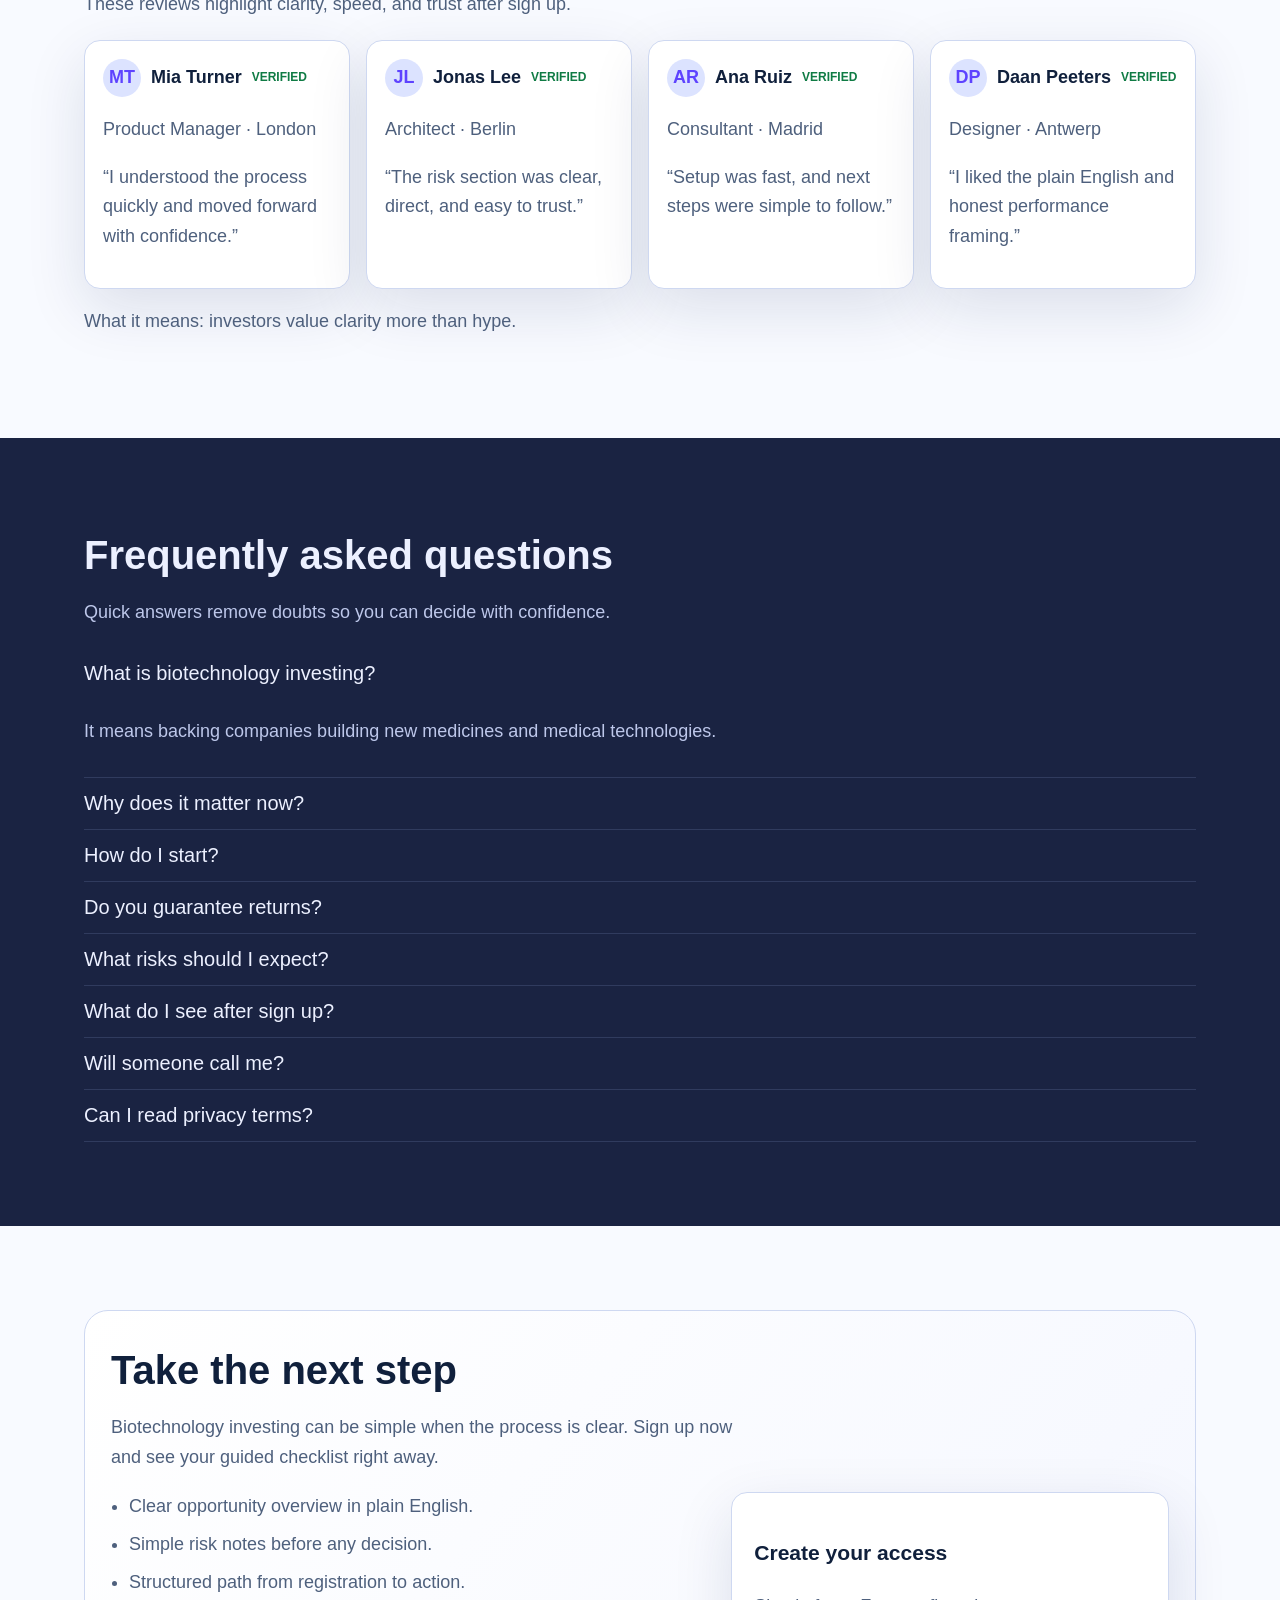
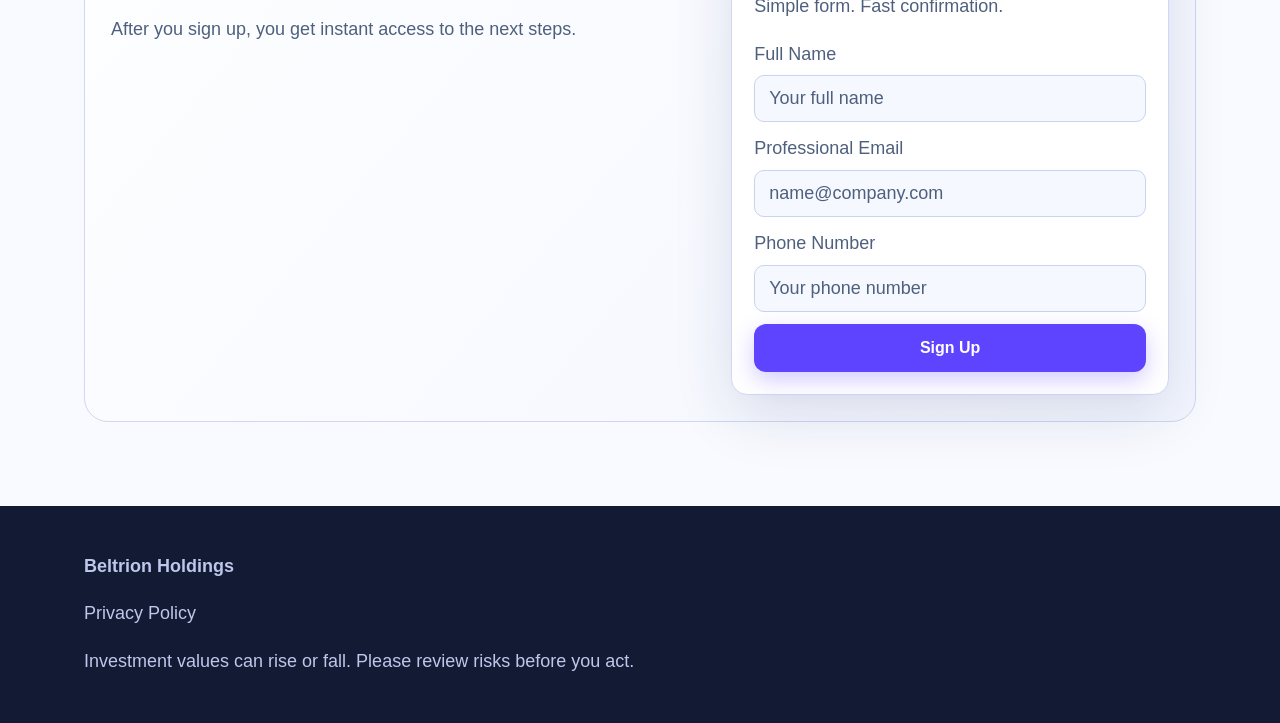
<file: jp/index.html>
<!doctype html>
<html lang="en">
<head>
  <meta charset="utf-8" />
  <meta name="viewport" content="width=device-width,initial-scale=1" />
  <title>Beltrion Holdings | Biotechnology Investing for Private Investors | 日本語</title>
  <meta name="description" content="Beltrion Holdings explains biotechnology investing in simple terms for private investors. Learn why this market matters now and sign up in minutes." />
  <link rel="canonical" href="https://beltrionholdings.com/jp/index.html" />
  <link rel="alternate" hreflang="en" href="https://beltrionholdings.com/index.html" />
  <link rel="alternate" hreflang="de" href="https://beltrionholdings.com/de/index.html" />
  <link rel="alternate" hreflang="fr" href="https://beltrionholdings.com/fr/index.html" />
  <link rel="alternate" hreflang="es" href="https://beltrionholdings.com/es/index.html" />
  <link rel="alternate" hreflang="it" href="https://beltrionholdings.com/it/index.html" />
  <link rel="alternate" hreflang="tr" href="https://beltrionholdings.com/tr/index.html" />
  <link rel="alternate" hreflang="pt" href="https://beltrionholdings.com/pt/index.html" />
  <link rel="alternate" hreflang="ja" href="https://beltrionholdings.com/jp/index.html" />
  <link rel="alternate" hreflang="sk" href="https://beltrionholdings.com/sk/index.html" />
  <link rel="alternate" hreflang="nl-BE" href="https://beltrionholdings.com/be/index.html" />
  <link rel="alternate" hreflang="x-default" href="https://beltrionholdings.com/index.html" />
  <meta property="og:title" content="Beltrion Holdings | Biotechnology Investing for Private Investors" />
  <meta property="og:description" content="Clear biotechnology investing story for private investors. Sign up and see your next steps fast." />
  <meta property="og:type" content="website" />
  <meta property="og:url" content="https://beltrionholdings.com/jp/index.html" />
  <meta property="og:image" content="https://beltrionholdings.com/assets/img/og.jpg" />
  <meta name="twitter:card" content="summary_large_image" />
  <meta name="twitter:title" content="Beltrion Holdings biotechnology investing" />
  <meta name="twitter:description" content="Simple biotechnology investing explanation for private investors." />
  <link rel="stylesheet" href="../assets/style.css" />
  <script type="application/ld+json">{"@context":"https://schema.org","@type":"Organization","name":"Beltrion Holdings","url":"https://beltrionholdings.com"}</script>
  <script type="application/ld+json">{"@context":"https://schema.org","@type":"WebSite","name":"Beltrion Holdings","url":"https://beltrionholdings.com"}</script>
  <script type="application/ld+json">{"@context":"https://schema.org","@type":"Review","author":{"@type":"Person","name":"Mia Turner"},"reviewRating":{"@type":"Rating","ratingValue":"5"},"reviewBody":"Clear process, quick setup, and honest risk notes."}</script>
  <script type="application/ld+json">{"@context":"https://schema.org","@type":"FAQPage","mainEntity":[{"@type":"Question","name":"What is biotechnology investing?","acceptedAnswer":{"@type":"Answer","text":"Biotechnology investing means backing companies that create new medicines and medical technologies."}},{"@type":"Question","name":"Why now?","acceptedAnswer":{"@type":"Answer","text":"Aging populations and faster lab technology are increasing demand for better treatments."}}]}</script>
</head>
<body>
<header class="site-header" aria-label="Site header">
  <div class="container header-inner">
    <a class="brand" href="../index.html">Beltrion Holdings</a>
    <nav class="nav-links" aria-label="Primary navigation">
      <a href="#market">Why Market</a><a href="#model">How It Works</a><a href="#metrics">Metrics</a><a href="#risk">Risk</a><a href="#faq">FAQ</a>
    </nav>
    <div class="header-actions">
      <div class="lang">
        <button class="lang-btn" aria-label="Open language menu">日本語</button>
        <div class="lang-menu">
<a href="../index.html"><span class="lang-flag"><svg viewBox="0 0 18 18" aria-hidden="true"><rect width="18" height="18" fill="#012169"/><rect y="7" width="18" height="4" fill="#fff"/><rect x="7" width="4" height="18" fill="#fff"/><rect y="8" width="18" height="2" fill="#c8102e"/><rect x="8" width="2" height="18" fill="#c8102e"/></svg></span>English</a>
<a href="../de/index.html"><span class="lang-flag"><svg viewBox="0 0 18 18" aria-hidden="true"><rect width="18" height="6" fill="#000"/><rect y="6" width="18" height="6" fill="#dd0000"/><rect y="12" width="18" height="6" fill="#ffce00"/></svg></span>Deutsch</a>
<a href="../fr/index.html"><span class="lang-flag"><svg viewBox="0 0 18 18" aria-hidden="true"><rect width="6" height="18" fill="#0055a4"/><rect x="6" width="6" height="18" fill="#fff"/><rect x="12" width="6" height="18" fill="#ef4135"/></svg></span>Français</a>
<a href="../es/index.html"><span class="lang-flag"><svg viewBox="0 0 18 18" aria-hidden="true"><rect width="18" height="4" fill="#aa151b"/><rect y="4" width="18" height="10" fill="#f1bf00"/><rect y="14" width="18" height="4" fill="#aa151b"/></svg></span>Español</a>
<a href="../it/index.html"><span class="lang-flag"><svg viewBox="0 0 18 18" aria-hidden="true"><rect width="6" height="18" fill="#009246"/><rect x="6" width="6" height="18" fill="#fff"/><rect x="12" width="6" height="18" fill="#ce2b37"/></svg></span>Italiano</a>
<a href="../tr/index.html"><span class="lang-flag"><svg viewBox="0 0 18 18" aria-hidden="true"><rect width="18" height="18" fill="#e30a17"/><circle cx="8" cy="9" r="4" fill="#fff"/><circle cx="9" cy="9" r="3" fill="#e30a17"/></svg></span>Türkçe</a>
<a href="../pt/index.html"><span class="lang-flag"><svg viewBox="0 0 18 18" aria-hidden="true"><rect width="7" height="18" fill="#046a38"/><rect x="7" width="11" height="18" fill="#da291c"/></svg></span>Português</a>
<a href="../jp/index.html"><span class="lang-flag"><svg viewBox="0 0 18 18" aria-hidden="true"><rect width="18" height="18" fill="#fff"/><circle cx="9" cy="9" r="4" fill="#bc002d"/></svg></span>日本語</a>
<a href="../sk/index.html"><span class="lang-flag"><svg viewBox="0 0 18 18" aria-hidden="true"><rect width="18" height="6" fill="#fff"/><rect y="6" width="18" height="6" fill="#0b4ea2"/><rect y="12" width="18" height="6" fill="#ee1c25"/></svg></span>Slovak</a>
<a href="../be/index.html"><span class="lang-flag"><svg viewBox="0 0 18 18" aria-hidden="true"><rect width="6" height="18" fill="#000"/><rect x="6" width="6" height="18" fill="#fdda24"/><rect x="12" width="6" height="18" fill="#ef3340"/></svg></span>Nederlands (BE)</a></div>
      </div>
      <a class="btn btn-primary" href="#signup-final">Sign Up</a>
      <button class="burger" aria-label="Open menu">☰</button>
    </div>
  </div>
</header>
<div class="drawer" aria-hidden="true">
  <div class="drawer-panel" role="dialog" aria-modal="true" aria-label="Mobile navigation">
    <button class="drawer-close" aria-label="Close menu">✕</button>
    <nav class="drawer-links" aria-label="Mobile links">
      <a href="#market">Why Market</a><a href="#model">How It Works</a><a href="#metrics">Metrics</a><a href="#risk">Risk</a><a href="#faq">FAQ</a>
    </nav>
    <div class="lang">
      <button class="lang-btn" aria-label="Open language menu mobile">日本語</button>
      <div class="lang-menu">
<a href="../index.html"><span class="lang-flag"><svg viewBox="0 0 18 18" aria-hidden="true"><rect width="18" height="18" fill="#012169"/><rect y="7" width="18" height="4" fill="#fff"/><rect x="7" width="4" height="18" fill="#fff"/><rect y="8" width="18" height="2" fill="#c8102e"/><rect x="8" width="2" height="18" fill="#c8102e"/></svg></span>English</a>
<a href="../de/index.html"><span class="lang-flag"><svg viewBox="0 0 18 18" aria-hidden="true"><rect width="18" height="6" fill="#000"/><rect y="6" width="18" height="6" fill="#dd0000"/><rect y="12" width="18" height="6" fill="#ffce00"/></svg></span>Deutsch</a>
<a href="../fr/index.html"><span class="lang-flag"><svg viewBox="0 0 18 18" aria-hidden="true"><rect width="6" height="18" fill="#0055a4"/><rect x="6" width="6" height="18" fill="#fff"/><rect x="12" width="6" height="18" fill="#ef4135"/></svg></span>Français</a>
<a href="../es/index.html"><span class="lang-flag"><svg viewBox="0 0 18 18" aria-hidden="true"><rect width="18" height="4" fill="#aa151b"/><rect y="4" width="18" height="10" fill="#f1bf00"/><rect y="14" width="18" height="4" fill="#aa151b"/></svg></span>Español</a>
<a href="../it/index.html"><span class="lang-flag"><svg viewBox="0 0 18 18" aria-hidden="true"><rect width="6" height="18" fill="#009246"/><rect x="6" width="6" height="18" fill="#fff"/><rect x="12" width="6" height="18" fill="#ce2b37"/></svg></span>Italiano</a>
<a href="../tr/index.html"><span class="lang-flag"><svg viewBox="0 0 18 18" aria-hidden="true"><rect width="18" height="18" fill="#e30a17"/><circle cx="8" cy="9" r="4" fill="#fff"/><circle cx="9" cy="9" r="3" fill="#e30a17"/></svg></span>Türkçe</a>
<a href="../pt/index.html"><span class="lang-flag"><svg viewBox="0 0 18 18" aria-hidden="true"><rect width="7" height="18" fill="#046a38"/><rect x="7" width="11" height="18" fill="#da291c"/></svg></span>Português</a>
<a href="../jp/index.html"><span class="lang-flag"><svg viewBox="0 0 18 18" aria-hidden="true"><rect width="18" height="18" fill="#fff"/><circle cx="9" cy="9" r="4" fill="#bc002d"/></svg></span>日本語</a>
<a href="../sk/index.html"><span class="lang-flag"><svg viewBox="0 0 18 18" aria-hidden="true"><rect width="18" height="6" fill="#fff"/><rect y="6" width="18" height="6" fill="#0b4ea2"/><rect y="12" width="18" height="6" fill="#ee1c25"/></svg></span>Slovak</a>
<a href="../be/index.html"><span class="lang-flag"><svg viewBox="0 0 18 18" aria-hidden="true"><rect width="6" height="18" fill="#000"/><rect x="6" width="6" height="18" fill="#fdda24"/><rect x="12" width="6" height="18" fill="#ef3340"/></svg></span>Nederlands (BE)</a></div>
    </div>
    <p><a class="btn btn-primary" href="#signup-final">Sign Up</a></p>
  </div>
</div>
<main>
  <section class="section dark hero" id="top">
    <div class="bg-mesh"></div><div class="glow violet"></div><div class="glow cyan"></div>
    <div class="container hero-grid">
      <div data-animate>
        <p class="eyebrow">Biotechnology Investing</p>
        <h1>Biotechnology investing for private investors</h1>
        <p class="hero-copy">Beltrion Holdings gives you a clear way to access biotechnology investing. This is the market for new medicines and medical technologies. Demand is rising now because health systems need faster, safer, and more targeted care. You get a simple process, open risk notes, and transparent market context. After you sign up, you get instant access to the next steps.</p>
        <div class="performance-panel" aria-label="Performance range">
          <div class="panel-grid">
            <div><div class="metric-strong">8–15%</div><div class="metric-label">Monthly range</div></div>
            <div><div class="metric-strong">80–200%</div><div class="metric-label">Annual range</div></div>
          </div>
          <div class="micro-note">Returns depend on market conditions. Not guaranteed.</div>
        </div>
      </div>
      <form class="form-card" data-animate aria-label="Hero sign up form">
        <h3 class="form-title">Start in Minutes</h3>
        <p class="form-sub">Clear setup, clear steps, no phone calls.</p>
        <div class="form-stack">
          <div><label for="name1">Full Name</label><input id="name1" name="name" type="text" placeholder="Your full name" required /></div>
          <div><label for="email1">Professional Email</label><input id="email1" name="email" type="email" placeholder="name@company.com" required /></div>
          <div><label for="phone1">Phone Number</label><input id="phone1" name="phone" type="tel" placeholder="Your phone number" required /></div>
          <button class="btn btn-primary" type="submit">Sign Up</button>
        </div>
      </form>
    </div>
  </section>

  <section class="section light" id="market"><div class="container" data-animate>
    <h2 class="section-title">Why this market now</h2>
    <p class="section-intro">Biotechnology investing is growing fast. New tools help labs move from idea to patient faster.</p>
    <div class="grid-3">
      <article class="card"><h3>Health demand rises</h3><p>More chronic illness increases need for better treatment options globally.</p><p class="muted">Investor gain: larger patient demand can support long-term revenue growth.</p></article>
      <article class="card"><h3>Tools improve speed</h3><p>AI-assisted lab work shortens drug discovery cycles and testing time.</p><p class="muted">Investor gain: faster progress can unlock earlier value milestones.</p></article>
      <article class="card"><h3>Funding follows need</h3><p>Capital moves to teams solving high-impact medical problems today.</p><p class="muted">Investor gain: strong problems can attract strong strategic buyers.</p></article>
    </div>
    <p>What it means: biotechnology investing now links clear social need with scalable innovation.</p>
  </div></section>

  <section class="section dark" id="model"><div class="container split" data-animate>
    <div>
      <h2 class="section-title">How it works</h2>
      <p class="section-intro">Here is the biotechnology investing model in four clear steps.</p>
      <ul class="simple-list">
        <li>We screen live opportunities with practical product and market checks.</li>
        <li>We favor teams solving clear medical pain with measurable trial paths.</li>
        <li>We prioritize transparent milestones so you can track progress simply.</li>
        <li>We show upside and downside in plain terms before you act.</li>
      </ul>
      <p>Investor implication: you get structure first, then decision freedom.</p>
    </div>
    <div class="card">
      <h3>Selection focus map</h3>
      <div class="waterfall">
        <div class="wf-item"><span>Medical need</span><div class="wf-lane"><div class="wf-fill" style="width:82%"></div></div><strong>82</strong></div>
        <div class="wf-item"><span>Proof path</span><div class="wf-lane"><div class="wf-fill" style="width:75%"></div></div><strong>75</strong></div>
        <div class="wf-item"><span>Team execution</span><div class="wf-lane"><div class="wf-fill" style="width:71%"></div></div><strong>71</strong></div>
      </div>
      <p>Benchmark: market average pipeline clarity is around 58.</p>
      <p class="muted">Investor gain: focus on clear paths can reduce avoidable uncertainty.</p>
    </div>
  </div></section>

  <section class="section light" id="process"><div class="container" data-animate>
    <h2 class="section-title">Fast 24h setup</h2>
    <p class="section-intro">Your setup stays short and practical. You can follow each step in order.</p>
    <div class="process-line">
      <div class="step"><div class="time">Minute 5</div><strong>Create account</strong><p>Enter details and confirm secure access.</p></div>
      <div class="step"><div class="time">Hour 1–6</div><strong>Review options</strong><p>See opportunity types and risk notes.</p></div>
      <div class="step"><div class="time">Hour 6–12</div><strong>Choose direction</strong><p>Select the path matching your goals.</p></div>
      <div class="step"><div class="time">Hour 12–24</div><strong>Finish setup</strong><p>Complete checklist and unlock dashboard.</p></div>
    </div>
    <p>Most people finish setup in 24 hours.</p>
    <p>After you sign up, you will see a clear setup checklist.</p>
  </div></section>

  <section class="section dark" id="metrics"><div class="container split" data-animate>
    <div>
      <h2 class="section-title">Performance snapshot</h2>
      <p class="section-intro">This view compares observed outcomes and market baseline in simple terms.</p>
      <div class="chart-compare card">
        <div class="compare-row"><span>Observed cycle</span><div class="bar-wrap"><div class="bar-a" style="width:76%"></div></div><strong>76</strong></div>
        <div class="compare-row"><span>Market baseline</span><div class="bar-wrap"><div class="bar-b" style="width:49%"></div></div><strong>49</strong></div>
        <p>Meaning: stronger cycles showed wider upside than broad market baseline.</p>
        <p class="muted">Investor gain: better cycle timing can improve potential outcomes.</p>
      </div>
    </div>
    <div class="card">
      <h3>Outcome stability ring</h3>
      <div class="ring-wrap">
        <div class="ring"><span>68%</span></div>
        <div>
          <p>Primary metric: 68% of tracked periods stayed in target range.</p>
          <p>Comparison: broad biotech index stayed in range 52% of periods.</p>
          <p class="muted">Investor gain: steadier ranges can support better planning.</p>
        </div>
      </div>
    </div>
  </div></section>

  <section class="section light" id="insights"><div class="container" data-animate>
    <h2 class="section-title">What drives returns</h2>
    <p class="section-intro">Returns often move with clear catalysts. We track those signals weekly.</p>
    <div class="grid-2">
      <article class="card"><h3>Trial updates</h3><p>Positive trial steps can reprice value quickly when evidence improves.</p><p class="muted">Investor gain: event-driven clarity creates defined decision points.</p></article>
      <article class="card"><h3>Partnership events</h3><p>Large healthcare partnerships can validate technology and speed adoption.</p><p class="muted">Investor gain: strategic deals may reduce commercialization pressure.</p></article>
    </div>
    <p>Meaning: returns are not random; they often follow visible milestones.</p>
  </div></section>

  <section class="section dark" id="risk"><div class="container split" data-animate>
    <div>
      <h2 class="section-title">What could go wrong</h2>
      <p class="section-intro">Biotechnology investing has real risk. We explain risks in plain language.</p>
      <ul class="simple-list">
        <li>Clinical delays can push timelines and lower short-term momentum.</li>
        <li>Regulatory changes can delay approvals and shift expected launch timing.</li>
        <li>Funding pressure can affect smaller teams during slow capital periods.</li>
        <li>Market mood can move prices faster than business fundamentals.</li>
      </ul>
      <p>How we reduce risk: broad opportunity spread and strict milestone checks.</p>
    </div>
    <div class="card">
      <h3>Risk matrix view</h3>
      <div class="matrix">
        <div class="cell"><strong>High impact</strong><p>Trial failure risk with clear stop rules.</p></div>
        <div class="cell"><strong>Medium impact</strong><p>Approval timing shifts around agency workload.</p></div>
        <div class="cell"><strong>Lower impact</strong><p>Short-term sentiment swings without core change.</p></div>
        <div class="cell"><strong>Control actions</strong><p>Staged entries and milestone exits.</p></div>
      </div>
      <p>Interpretation: known risks become manageable when rules are clear.</p>
      <p class="muted">Investor gain: clear rules can protect decision quality under stress.</p>
    </div>
  </div></section>

  <section class="section light" id="reviews"><div class="container" data-animate>
    <h2 class="section-title">Investor reviews</h2>
    <p class="section-intro">These reviews highlight clarity, speed, and trust after sign up.</p>
    <div class="reviews-grid">
      <article class="card"><div class="review-head"><div class="avatar">MT</div><strong>Mia Turner</strong><span class="verified">VERIFIED</span></div><p class="muted">Product Manager · London</p><p>“I understood the process quickly and moved forward with confidence.”</p></article>
      <article class="card"><div class="review-head"><div class="avatar">JL</div><strong>Jonas Lee</strong><span class="verified">VERIFIED</span></div><p class="muted">Architect · Berlin</p><p>“The risk section was clear, direct, and easy to trust.”</p></article>
      <article class="card"><div class="review-head"><div class="avatar">AR</div><strong>Ana Ruiz</strong><span class="verified">VERIFIED</span></div><p class="muted">Consultant · Madrid</p><p>“Setup was fast, and next steps were simple to follow.”</p></article>
      <article class="card"><div class="review-head"><div class="avatar">DP</div><strong>Daan Peeters</strong><span class="verified">VERIFIED</span></div><p class="muted">Designer · Antwerp</p><p>“I liked the plain English and honest performance framing.”</p></article>
    </div>
    <p>What it means: investors value clarity more than hype.</p>
  </div></section>

  <section class="section dark" id="faq"><div class="container" data-animate>
    <h2 class="section-title">Frequently asked questions</h2>
    <p class="section-intro">Quick answers remove doubts so you can decide with confidence.</p>
    <div class="faq-list">
      <div class="faq-item open"><button class="faq-q">What is biotechnology investing?</button><div class="faq-answer"><p>It means backing companies building new medicines and medical technologies.</p></div></div>
      <div class="faq-item"><button class="faq-q">Why does it matter now?</button><div class="faq-answer"><p>Healthcare demand is rising, and modern lab tools speed discovery.</p></div></div>
      <div class="faq-item"><button class="faq-q">How do I start?</button><div class="faq-answer"><p>Sign up, review options, and follow the setup checklist.</p></div></div>
      <div class="faq-item"><button class="faq-q">Do you guarantee returns?</button><div class="faq-answer"><p>No. Returns depend on market conditions and are never guaranteed.</p></div></div>
      <div class="faq-item"><button class="faq-q">What risks should I expect?</button><div class="faq-answer"><p>Trial delays, approval timing, and market swings can affect results.</p></div></div>
      <div class="faq-item"><button class="faq-q">What do I see after sign up?</button><div class="faq-answer"><p>After you sign up, you can review the options and choose what to do next.</p></div></div>
      <div class="faq-item"><button class="faq-q">Will someone call me?</button><div class="faq-answer"><p>No calls. We may send a short email to confirm your details.</p></div></div>
      <div class="faq-item"><button class="faq-q">Can I read privacy terms?</button><div class="faq-answer"><p>Yes. Open the privacy policy link in the footer anytime.</p></div></div>
    </div>
  </div></section>

  <section class="section light" id="signup-final"><div class="container" data-animate>
    <div class="final-cta">
      <h2 class="section-title">Take the next step</h2>
      <p class="section-intro">Biotechnology investing can be simple when the process is clear. Sign up now and see your guided checklist right away.</p>
      <div class="split">
        <div>
          <ul class="simple-list">
            <li>Clear opportunity overview in plain English.</li>
            <li>Simple risk notes before any decision.</li>
            <li>Structured path from registration to action.</li>
          </ul>
          <p>After you sign up, you get instant access to the next steps.</p>
        </div>
        <form class="form-card" aria-label="Final sign up form">
          <h3 class="form-title">Create your access</h3>
          <p class="form-sub">Simple form. Fast confirmation.</p>
          <div class="form-stack">
            <div><label for="name2">Full Name</label><input id="name2" type="text" placeholder="Your full name" required /></div>
            <div><label for="email2">Professional Email</label><input id="email2" type="email" placeholder="name@company.com" required /></div>
            <div><label for="phone2">Phone Number</label><input id="phone2" type="tel" placeholder="Your phone number" required /></div>
            <button class="btn btn-primary" type="submit">Sign Up</button>
          </div>
        </form>
      </div>
    </div>
  </div></section>
</main>

<footer class="site-footer"><div class="container">
  <p><strong>Beltrion Holdings</strong></p>
  <p><a href="#" data-open-privacy>Privacy Policy</a></p>
  <p>Investment values can rise or fall. Please review risks before you act.</p>
</div></footer>

<div class="modal" aria-hidden="true">
  <div class="modal-card" role="dialog" aria-modal="true" aria-label="Privacy policy">
    <div class="modal-top"><h3>Privacy Policy</h3><button class="drawer-close" data-close-privacy aria-label="Close privacy">✕</button></div>
    <h4>Introduction</h4><p>We respect your privacy and explain data use in plain English.</p>
    <h4>Data collection</h4><p>We collect name, professional email, and phone number you submit.</p>
    <h4>Legal basis</h4><p>We process data to provide requested access and service updates.</p>
    <h4>Cookies</h4><p>We use essential cookies for site function and basic analytics.</p>
    <h4>Retention</h4><p>We store data only as long as needed for service and law.</p>
    <h4>Third-party sharing</h4><p>We share data only with service providers needed to operate securely.</p>
    <h4>Security</h4><p>We use technical and organizational controls to protect your data.</p>
    <h4>User rights</h4><p>You can request access, correction, export, or deletion of your data.</p>
    <h4>International transfers</h4><p>Some providers may process data in other regions with safeguards.</p>
    <h4>Industry risk disclosure</h4><p>Investment information is educational and does not guarantee outcomes.</p>
    <h4>Contact</h4><p>For privacy questions, email privacy@beltrionholdings.com.</p>
    <div class="modal-footer"><button class="btn" data-close-privacy>Close</button></div>
  </div>
</div>

<script src="../assets/app.js" defer></script>
</body>
</html>
</file>
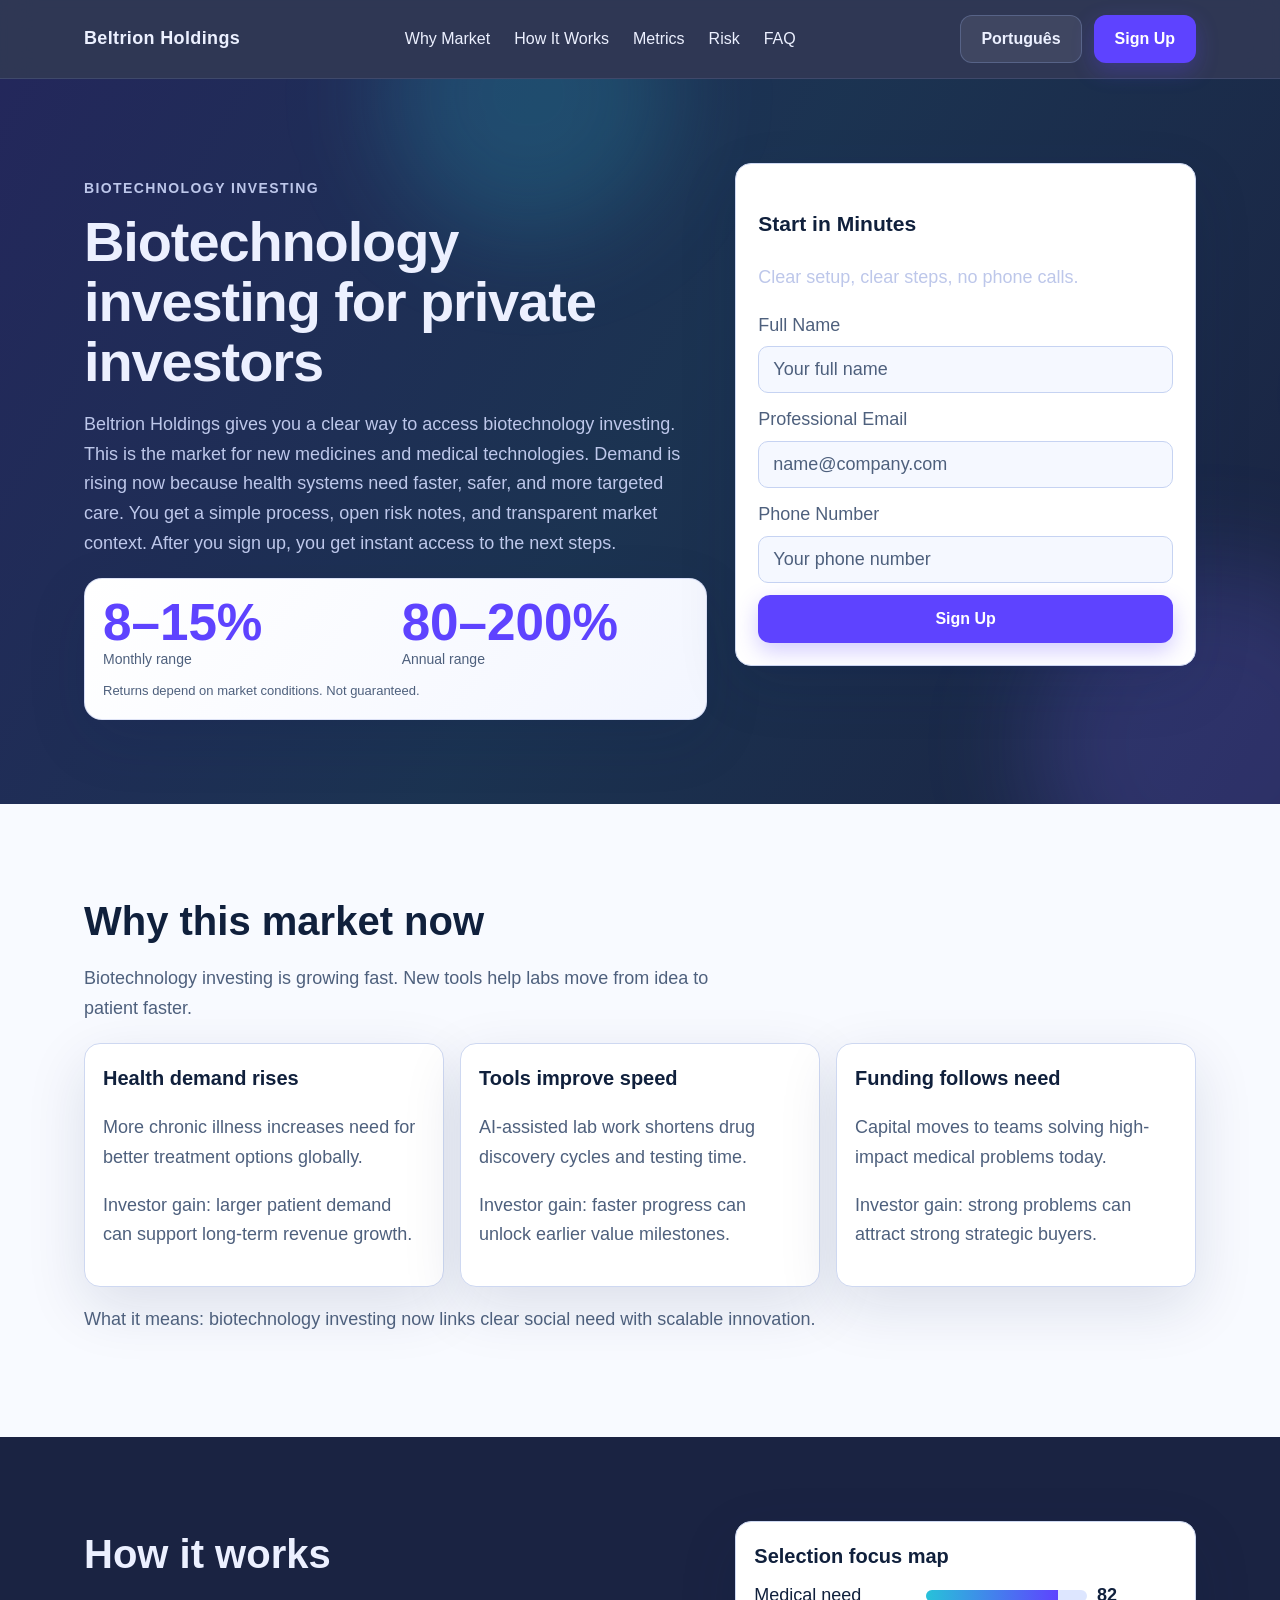
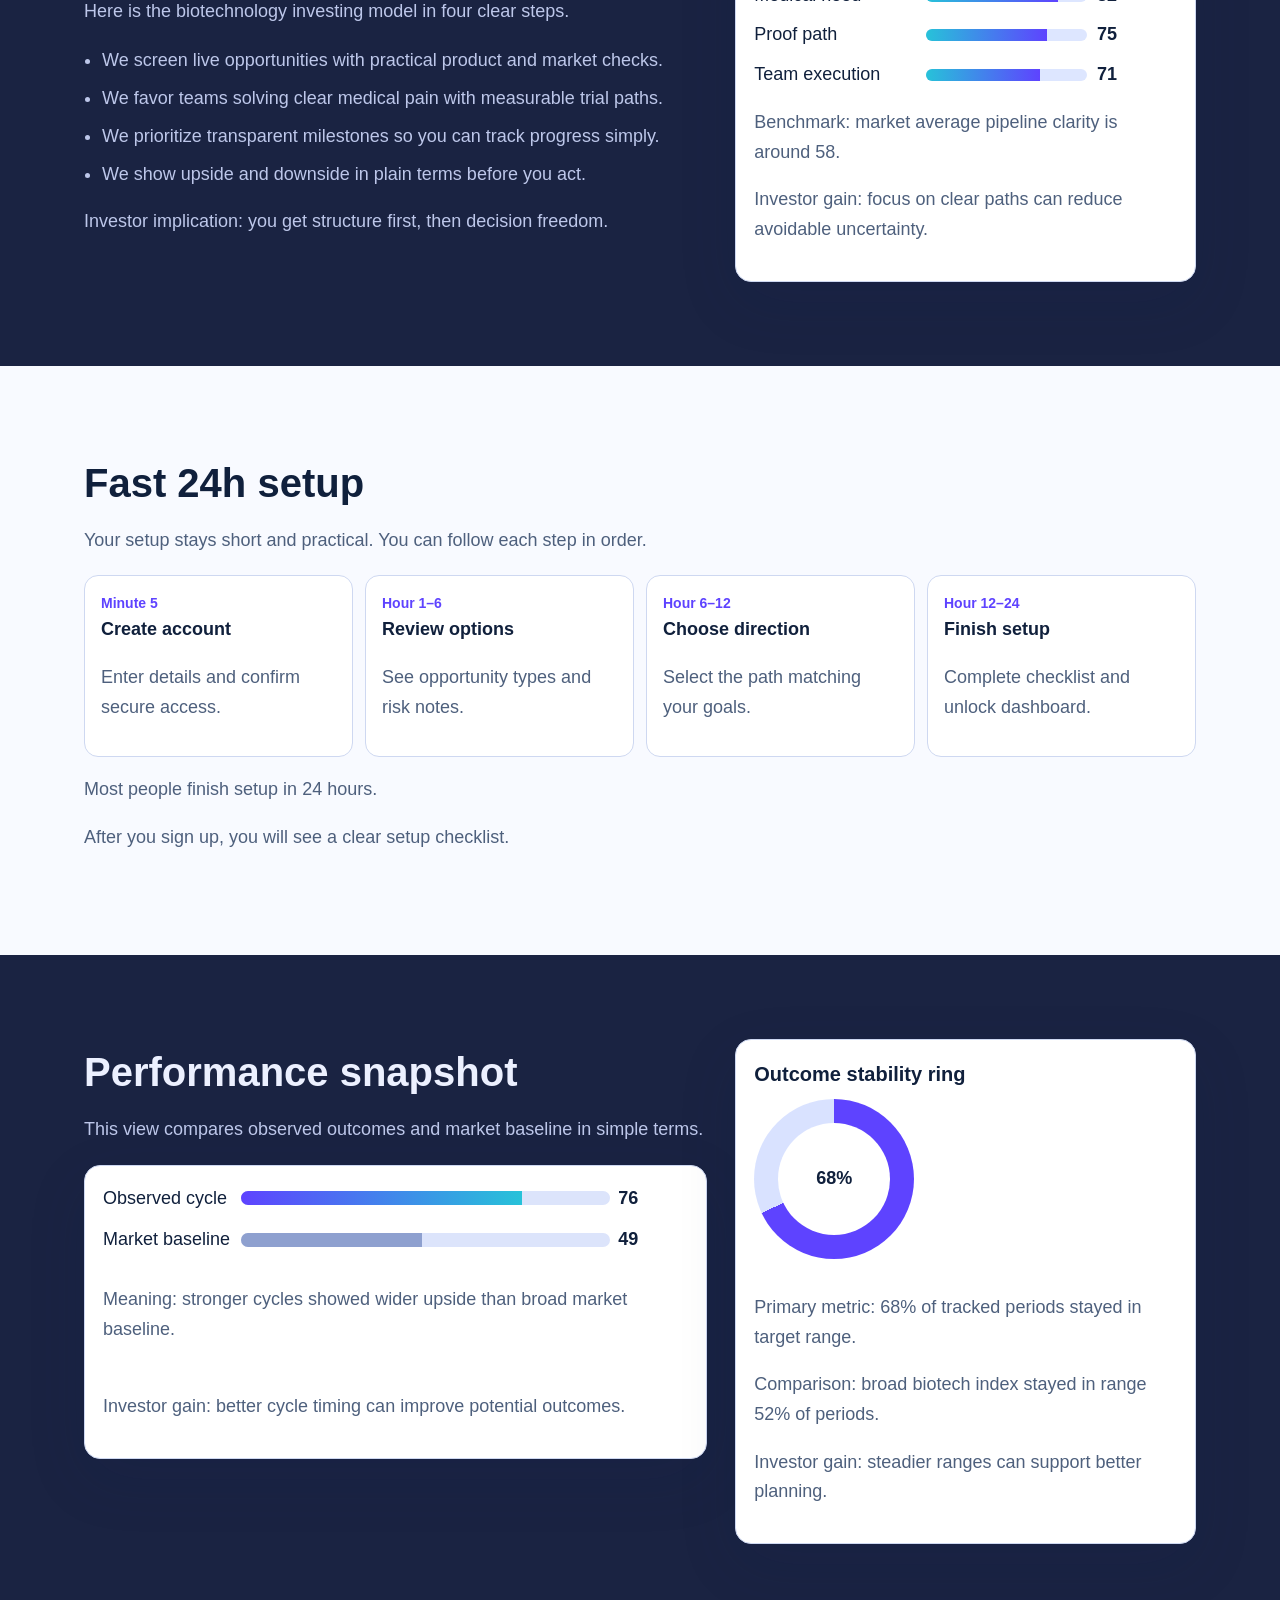
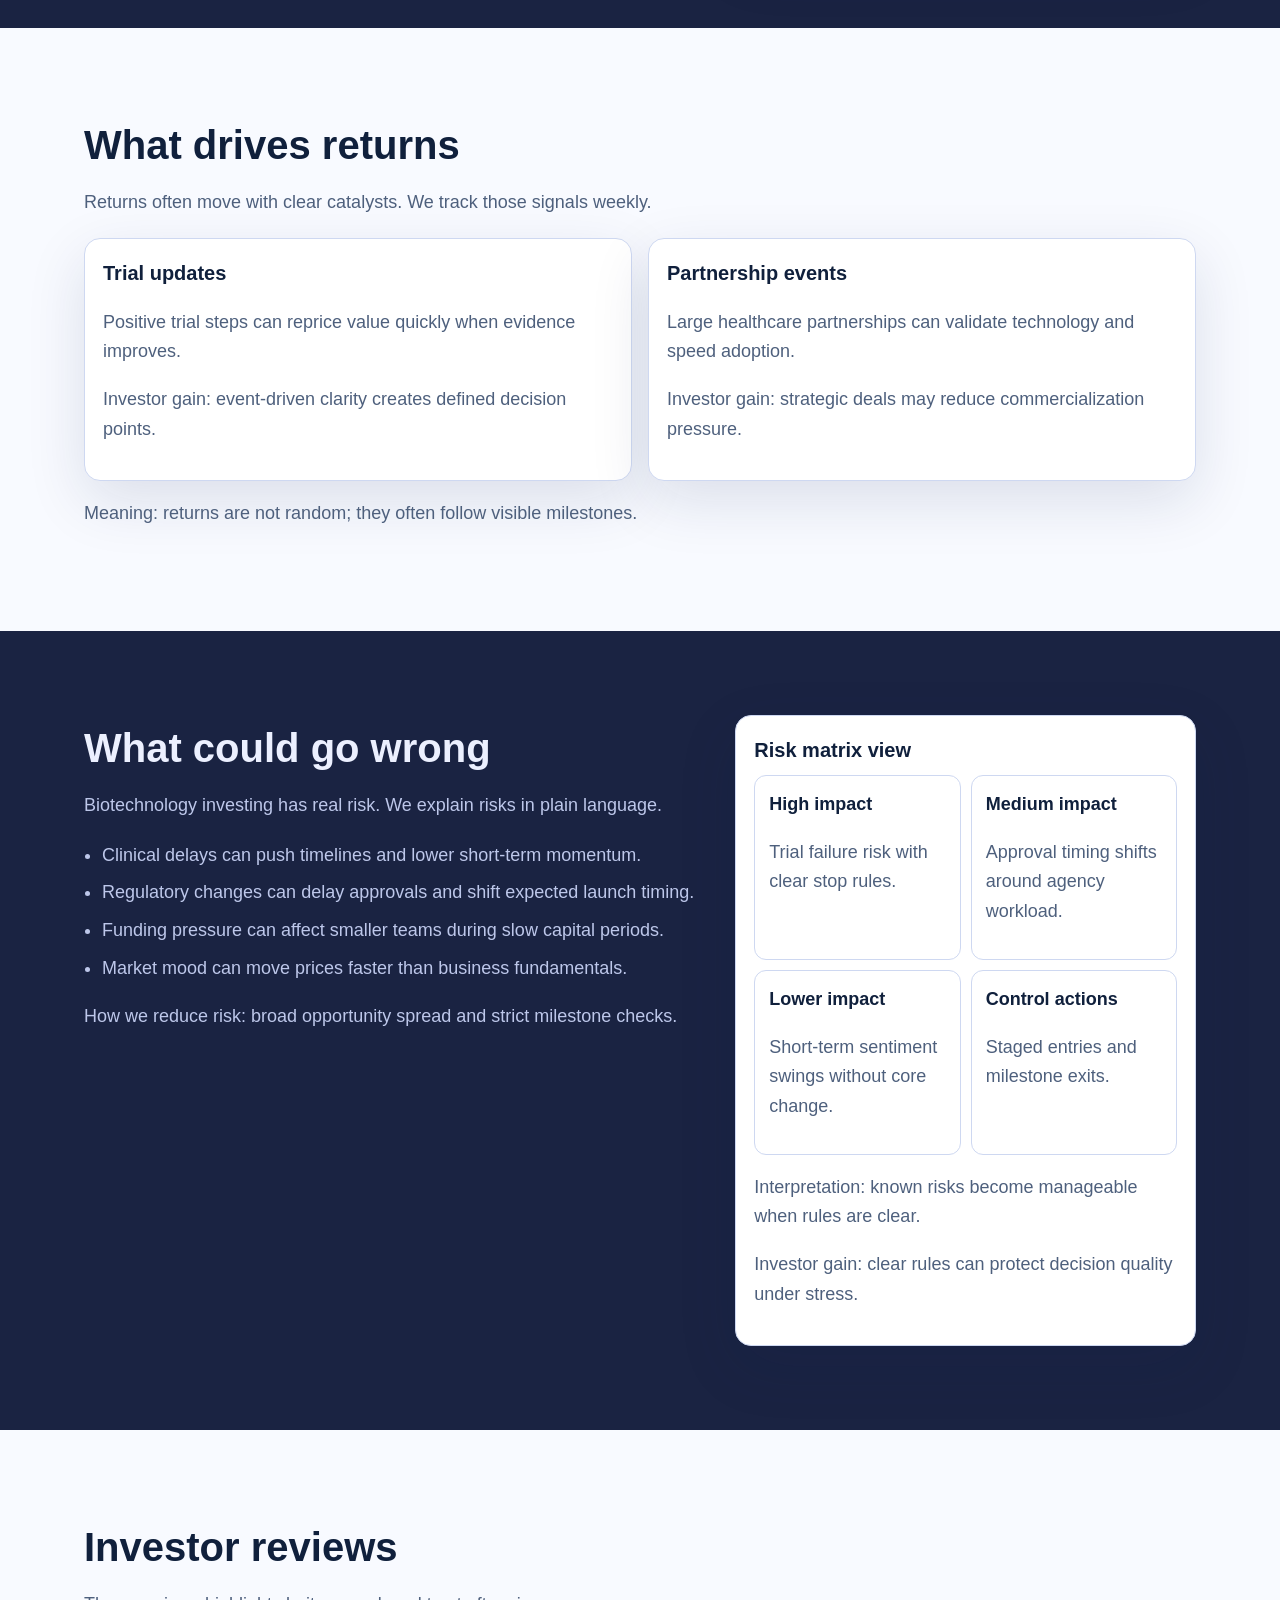
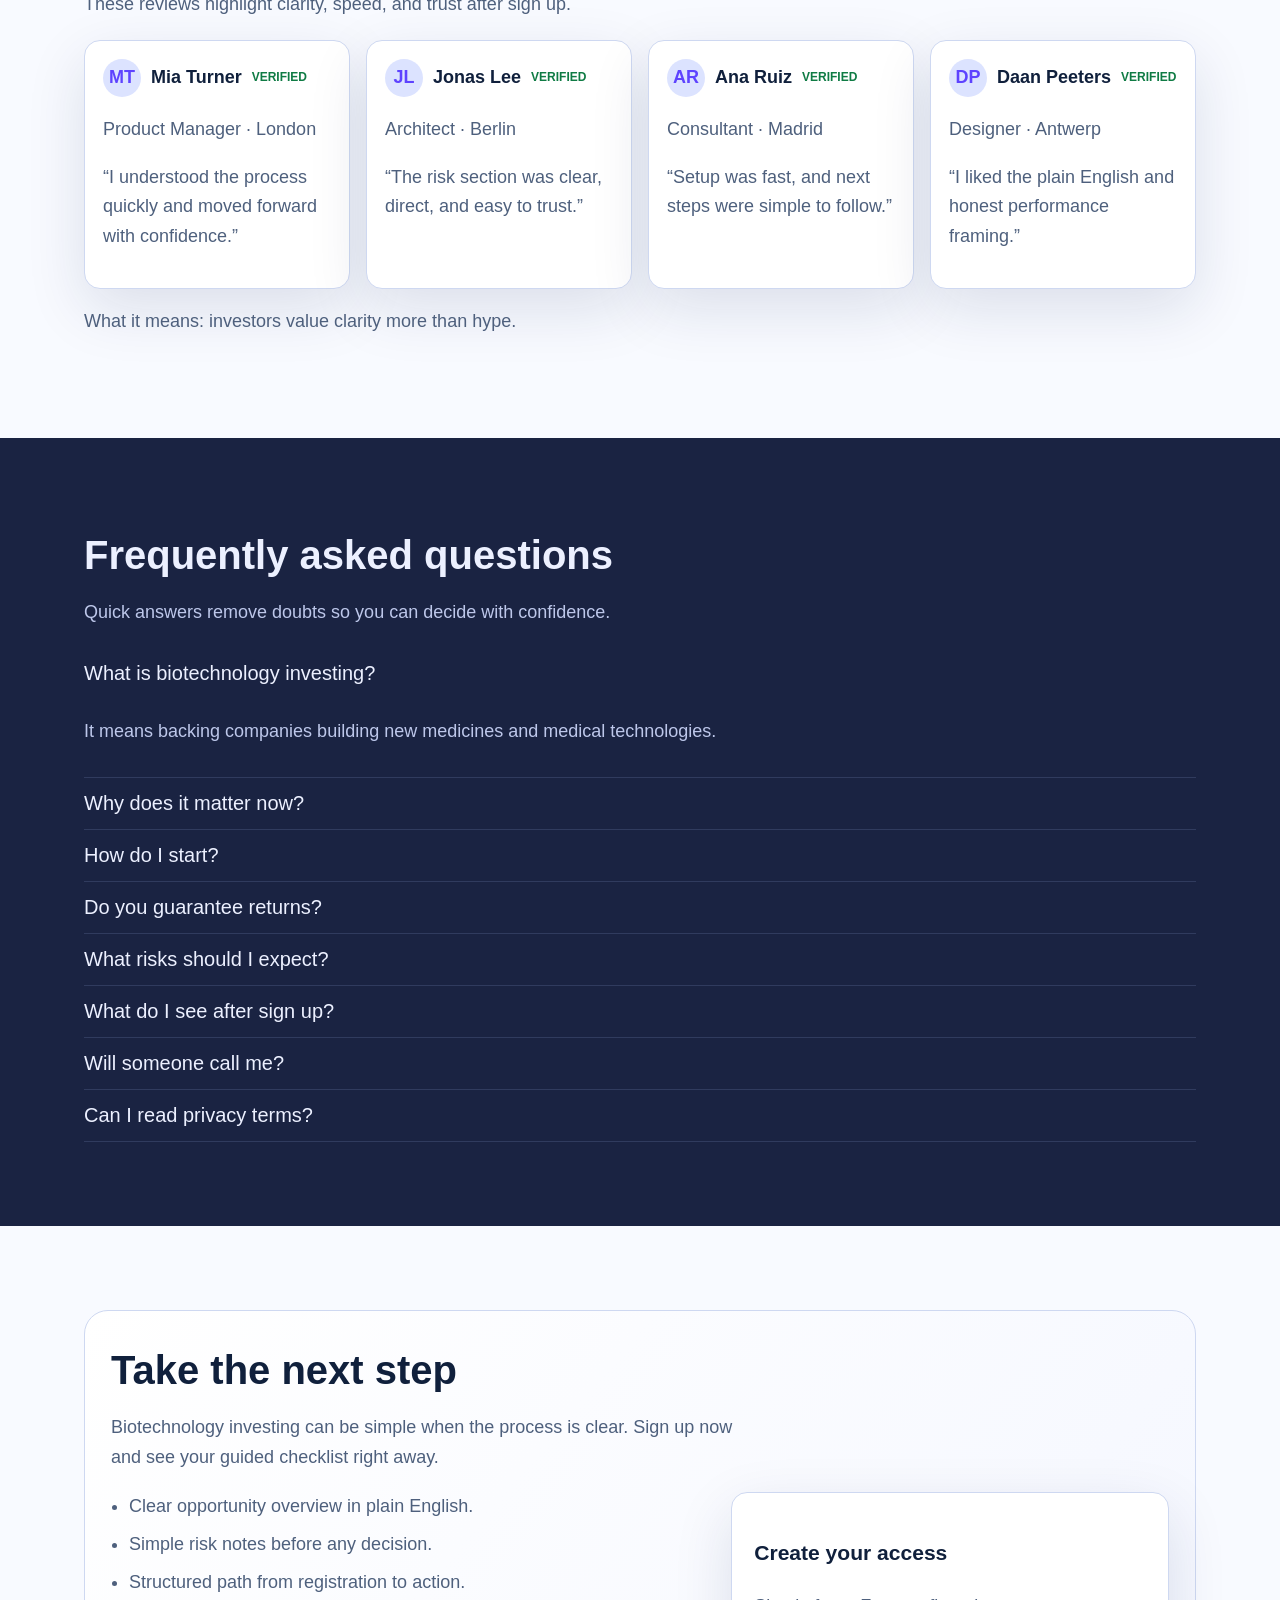
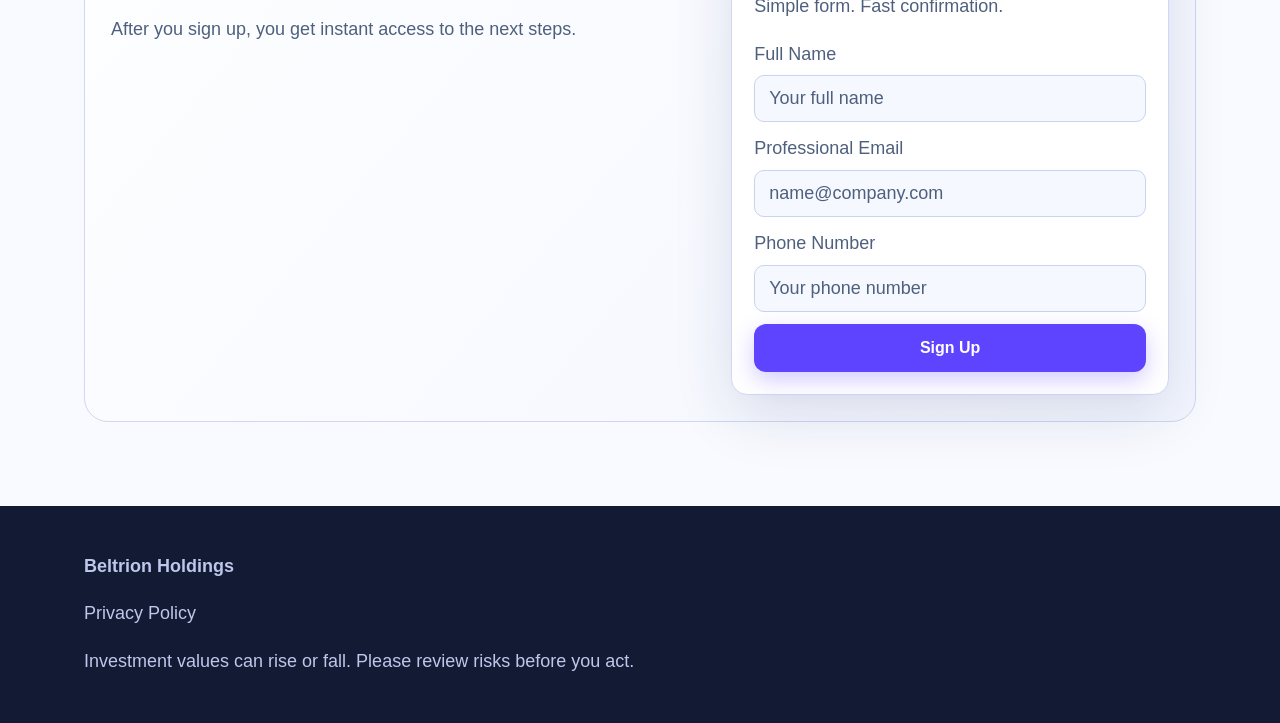
<file: pt/index.html>
<!doctype html>
<html lang="en">
<head>
  <meta charset="utf-8" />
  <meta name="viewport" content="width=device-width,initial-scale=1" />
  <title>Beltrion Holdings | Biotechnology Investing for Private Investors | Português</title>
  <meta name="description" content="Beltrion Holdings explains biotechnology investing in simple terms for private investors. Learn why this market matters now and sign up in minutes." />
  <link rel="canonical" href="https://beltrionholdings.com/pt/index.html" />
  <link rel="alternate" hreflang="en" href="https://beltrionholdings.com/index.html" />
  <link rel="alternate" hreflang="de" href="https://beltrionholdings.com/de/index.html" />
  <link rel="alternate" hreflang="fr" href="https://beltrionholdings.com/fr/index.html" />
  <link rel="alternate" hreflang="es" href="https://beltrionholdings.com/es/index.html" />
  <link rel="alternate" hreflang="it" href="https://beltrionholdings.com/it/index.html" />
  <link rel="alternate" hreflang="tr" href="https://beltrionholdings.com/tr/index.html" />
  <link rel="alternate" hreflang="pt" href="https://beltrionholdings.com/pt/index.html" />
  <link rel="alternate" hreflang="ja" href="https://beltrionholdings.com/jp/index.html" />
  <link rel="alternate" hreflang="sk" href="https://beltrionholdings.com/sk/index.html" />
  <link rel="alternate" hreflang="nl-BE" href="https://beltrionholdings.com/be/index.html" />
  <link rel="alternate" hreflang="x-default" href="https://beltrionholdings.com/index.html" />
  <meta property="og:title" content="Beltrion Holdings | Biotechnology Investing for Private Investors" />
  <meta property="og:description" content="Clear biotechnology investing story for private investors. Sign up and see your next steps fast." />
  <meta property="og:type" content="website" />
  <meta property="og:url" content="https://beltrionholdings.com/pt/index.html" />
  <meta property="og:image" content="https://beltrionholdings.com/assets/img/og.jpg" />
  <meta name="twitter:card" content="summary_large_image" />
  <meta name="twitter:title" content="Beltrion Holdings biotechnology investing" />
  <meta name="twitter:description" content="Simple biotechnology investing explanation for private investors." />
  <link rel="stylesheet" href="../assets/style.css" />
  <script type="application/ld+json">{"@context":"https://schema.org","@type":"Organization","name":"Beltrion Holdings","url":"https://beltrionholdings.com"}</script>
  <script type="application/ld+json">{"@context":"https://schema.org","@type":"WebSite","name":"Beltrion Holdings","url":"https://beltrionholdings.com"}</script>
  <script type="application/ld+json">{"@context":"https://schema.org","@type":"Review","author":{"@type":"Person","name":"Mia Turner"},"reviewRating":{"@type":"Rating","ratingValue":"5"},"reviewBody":"Clear process, quick setup, and honest risk notes."}</script>
  <script type="application/ld+json">{"@context":"https://schema.org","@type":"FAQPage","mainEntity":[{"@type":"Question","name":"What is biotechnology investing?","acceptedAnswer":{"@type":"Answer","text":"Biotechnology investing means backing companies that create new medicines and medical technologies."}},{"@type":"Question","name":"Why now?","acceptedAnswer":{"@type":"Answer","text":"Aging populations and faster lab technology are increasing demand for better treatments."}}]}</script>
</head>
<body>
<header class="site-header" aria-label="Site header">
  <div class="container header-inner">
    <a class="brand" href="../index.html">Beltrion Holdings</a>
    <nav class="nav-links" aria-label="Primary navigation">
      <a href="#market">Why Market</a><a href="#model">How It Works</a><a href="#metrics">Metrics</a><a href="#risk">Risk</a><a href="#faq">FAQ</a>
    </nav>
    <div class="header-actions">
      <div class="lang">
        <button class="lang-btn" aria-label="Open language menu">Português</button>
        <div class="lang-menu">
<a href="../index.html"><span class="lang-flag"><svg viewBox="0 0 18 18" aria-hidden="true"><rect width="18" height="18" fill="#012169"/><rect y="7" width="18" height="4" fill="#fff"/><rect x="7" width="4" height="18" fill="#fff"/><rect y="8" width="18" height="2" fill="#c8102e"/><rect x="8" width="2" height="18" fill="#c8102e"/></svg></span>English</a>
<a href="../de/index.html"><span class="lang-flag"><svg viewBox="0 0 18 18" aria-hidden="true"><rect width="18" height="6" fill="#000"/><rect y="6" width="18" height="6" fill="#dd0000"/><rect y="12" width="18" height="6" fill="#ffce00"/></svg></span>Deutsch</a>
<a href="../fr/index.html"><span class="lang-flag"><svg viewBox="0 0 18 18" aria-hidden="true"><rect width="6" height="18" fill="#0055a4"/><rect x="6" width="6" height="18" fill="#fff"/><rect x="12" width="6" height="18" fill="#ef4135"/></svg></span>Français</a>
<a href="../es/index.html"><span class="lang-flag"><svg viewBox="0 0 18 18" aria-hidden="true"><rect width="18" height="4" fill="#aa151b"/><rect y="4" width="18" height="10" fill="#f1bf00"/><rect y="14" width="18" height="4" fill="#aa151b"/></svg></span>Español</a>
<a href="../it/index.html"><span class="lang-flag"><svg viewBox="0 0 18 18" aria-hidden="true"><rect width="6" height="18" fill="#009246"/><rect x="6" width="6" height="18" fill="#fff"/><rect x="12" width="6" height="18" fill="#ce2b37"/></svg></span>Italiano</a>
<a href="../tr/index.html"><span class="lang-flag"><svg viewBox="0 0 18 18" aria-hidden="true"><rect width="18" height="18" fill="#e30a17"/><circle cx="8" cy="9" r="4" fill="#fff"/><circle cx="9" cy="9" r="3" fill="#e30a17"/></svg></span>Türkçe</a>
<a href="../pt/index.html"><span class="lang-flag"><svg viewBox="0 0 18 18" aria-hidden="true"><rect width="7" height="18" fill="#046a38"/><rect x="7" width="11" height="18" fill="#da291c"/></svg></span>Português</a>
<a href="../jp/index.html"><span class="lang-flag"><svg viewBox="0 0 18 18" aria-hidden="true"><rect width="18" height="18" fill="#fff"/><circle cx="9" cy="9" r="4" fill="#bc002d"/></svg></span>日本語</a>
<a href="../sk/index.html"><span class="lang-flag"><svg viewBox="0 0 18 18" aria-hidden="true"><rect width="18" height="6" fill="#fff"/><rect y="6" width="18" height="6" fill="#0b4ea2"/><rect y="12" width="18" height="6" fill="#ee1c25"/></svg></span>Slovak</a>
<a href="../be/index.html"><span class="lang-flag"><svg viewBox="0 0 18 18" aria-hidden="true"><rect width="6" height="18" fill="#000"/><rect x="6" width="6" height="18" fill="#fdda24"/><rect x="12" width="6" height="18" fill="#ef3340"/></svg></span>Nederlands (BE)</a></div>
      </div>
      <a class="btn btn-primary" href="#signup-final">Sign Up</a>
      <button class="burger" aria-label="Open menu">☰</button>
    </div>
  </div>
</header>
<div class="drawer" aria-hidden="true">
  <div class="drawer-panel" role="dialog" aria-modal="true" aria-label="Mobile navigation">
    <button class="drawer-close" aria-label="Close menu">✕</button>
    <nav class="drawer-links" aria-label="Mobile links">
      <a href="#market">Why Market</a><a href="#model">How It Works</a><a href="#metrics">Metrics</a><a href="#risk">Risk</a><a href="#faq">FAQ</a>
    </nav>
    <div class="lang">
      <button class="lang-btn" aria-label="Open language menu mobile">Português</button>
      <div class="lang-menu">
<a href="../index.html"><span class="lang-flag"><svg viewBox="0 0 18 18" aria-hidden="true"><rect width="18" height="18" fill="#012169"/><rect y="7" width="18" height="4" fill="#fff"/><rect x="7" width="4" height="18" fill="#fff"/><rect y="8" width="18" height="2" fill="#c8102e"/><rect x="8" width="2" height="18" fill="#c8102e"/></svg></span>English</a>
<a href="../de/index.html"><span class="lang-flag"><svg viewBox="0 0 18 18" aria-hidden="true"><rect width="18" height="6" fill="#000"/><rect y="6" width="18" height="6" fill="#dd0000"/><rect y="12" width="18" height="6" fill="#ffce00"/></svg></span>Deutsch</a>
<a href="../fr/index.html"><span class="lang-flag"><svg viewBox="0 0 18 18" aria-hidden="true"><rect width="6" height="18" fill="#0055a4"/><rect x="6" width="6" height="18" fill="#fff"/><rect x="12" width="6" height="18" fill="#ef4135"/></svg></span>Français</a>
<a href="../es/index.html"><span class="lang-flag"><svg viewBox="0 0 18 18" aria-hidden="true"><rect width="18" height="4" fill="#aa151b"/><rect y="4" width="18" height="10" fill="#f1bf00"/><rect y="14" width="18" height="4" fill="#aa151b"/></svg></span>Español</a>
<a href="../it/index.html"><span class="lang-flag"><svg viewBox="0 0 18 18" aria-hidden="true"><rect width="6" height="18" fill="#009246"/><rect x="6" width="6" height="18" fill="#fff"/><rect x="12" width="6" height="18" fill="#ce2b37"/></svg></span>Italiano</a>
<a href="../tr/index.html"><span class="lang-flag"><svg viewBox="0 0 18 18" aria-hidden="true"><rect width="18" height="18" fill="#e30a17"/><circle cx="8" cy="9" r="4" fill="#fff"/><circle cx="9" cy="9" r="3" fill="#e30a17"/></svg></span>Türkçe</a>
<a href="../pt/index.html"><span class="lang-flag"><svg viewBox="0 0 18 18" aria-hidden="true"><rect width="7" height="18" fill="#046a38"/><rect x="7" width="11" height="18" fill="#da291c"/></svg></span>Português</a>
<a href="../jp/index.html"><span class="lang-flag"><svg viewBox="0 0 18 18" aria-hidden="true"><rect width="18" height="18" fill="#fff"/><circle cx="9" cy="9" r="4" fill="#bc002d"/></svg></span>日本語</a>
<a href="../sk/index.html"><span class="lang-flag"><svg viewBox="0 0 18 18" aria-hidden="true"><rect width="18" height="6" fill="#fff"/><rect y="6" width="18" height="6" fill="#0b4ea2"/><rect y="12" width="18" height="6" fill="#ee1c25"/></svg></span>Slovak</a>
<a href="../be/index.html"><span class="lang-flag"><svg viewBox="0 0 18 18" aria-hidden="true"><rect width="6" height="18" fill="#000"/><rect x="6" width="6" height="18" fill="#fdda24"/><rect x="12" width="6" height="18" fill="#ef3340"/></svg></span>Nederlands (BE)</a></div>
    </div>
    <p><a class="btn btn-primary" href="#signup-final">Sign Up</a></p>
  </div>
</div>
<main>
  <section class="section dark hero" id="top">
    <div class="bg-mesh"></div><div class="glow violet"></div><div class="glow cyan"></div>
    <div class="container hero-grid">
      <div data-animate>
        <p class="eyebrow">Biotechnology Investing</p>
        <h1>Biotechnology investing for private investors</h1>
        <p class="hero-copy">Beltrion Holdings gives you a clear way to access biotechnology investing. This is the market for new medicines and medical technologies. Demand is rising now because health systems need faster, safer, and more targeted care. You get a simple process, open risk notes, and transparent market context. After you sign up, you get instant access to the next steps.</p>
        <div class="performance-panel" aria-label="Performance range">
          <div class="panel-grid">
            <div><div class="metric-strong">8–15%</div><div class="metric-label">Monthly range</div></div>
            <div><div class="metric-strong">80–200%</div><div class="metric-label">Annual range</div></div>
          </div>
          <div class="micro-note">Returns depend on market conditions. Not guaranteed.</div>
        </div>
      </div>
      <form class="form-card" data-animate aria-label="Hero sign up form">
        <h3 class="form-title">Start in Minutes</h3>
        <p class="form-sub">Clear setup, clear steps, no phone calls.</p>
        <div class="form-stack">
          <div><label for="name1">Full Name</label><input id="name1" name="name" type="text" placeholder="Your full name" required /></div>
          <div><label for="email1">Professional Email</label><input id="email1" name="email" type="email" placeholder="name@company.com" required /></div>
          <div><label for="phone1">Phone Number</label><input id="phone1" name="phone" type="tel" placeholder="Your phone number" required /></div>
          <button class="btn btn-primary" type="submit">Sign Up</button>
        </div>
      </form>
    </div>
  </section>

  <section class="section light" id="market"><div class="container" data-animate>
    <h2 class="section-title">Why this market now</h2>
    <p class="section-intro">Biotechnology investing is growing fast. New tools help labs move from idea to patient faster.</p>
    <div class="grid-3">
      <article class="card"><h3>Health demand rises</h3><p>More chronic illness increases need for better treatment options globally.</p><p class="muted">Investor gain: larger patient demand can support long-term revenue growth.</p></article>
      <article class="card"><h3>Tools improve speed</h3><p>AI-assisted lab work shortens drug discovery cycles and testing time.</p><p class="muted">Investor gain: faster progress can unlock earlier value milestones.</p></article>
      <article class="card"><h3>Funding follows need</h3><p>Capital moves to teams solving high-impact medical problems today.</p><p class="muted">Investor gain: strong problems can attract strong strategic buyers.</p></article>
    </div>
    <p>What it means: biotechnology investing now links clear social need with scalable innovation.</p>
  </div></section>

  <section class="section dark" id="model"><div class="container split" data-animate>
    <div>
      <h2 class="section-title">How it works</h2>
      <p class="section-intro">Here is the biotechnology investing model in four clear steps.</p>
      <ul class="simple-list">
        <li>We screen live opportunities with practical product and market checks.</li>
        <li>We favor teams solving clear medical pain with measurable trial paths.</li>
        <li>We prioritize transparent milestones so you can track progress simply.</li>
        <li>We show upside and downside in plain terms before you act.</li>
      </ul>
      <p>Investor implication: you get structure first, then decision freedom.</p>
    </div>
    <div class="card">
      <h3>Selection focus map</h3>
      <div class="waterfall">
        <div class="wf-item"><span>Medical need</span><div class="wf-lane"><div class="wf-fill" style="width:82%"></div></div><strong>82</strong></div>
        <div class="wf-item"><span>Proof path</span><div class="wf-lane"><div class="wf-fill" style="width:75%"></div></div><strong>75</strong></div>
        <div class="wf-item"><span>Team execution</span><div class="wf-lane"><div class="wf-fill" style="width:71%"></div></div><strong>71</strong></div>
      </div>
      <p>Benchmark: market average pipeline clarity is around 58.</p>
      <p class="muted">Investor gain: focus on clear paths can reduce avoidable uncertainty.</p>
    </div>
  </div></section>

  <section class="section light" id="process"><div class="container" data-animate>
    <h2 class="section-title">Fast 24h setup</h2>
    <p class="section-intro">Your setup stays short and practical. You can follow each step in order.</p>
    <div class="process-line">
      <div class="step"><div class="time">Minute 5</div><strong>Create account</strong><p>Enter details and confirm secure access.</p></div>
      <div class="step"><div class="time">Hour 1–6</div><strong>Review options</strong><p>See opportunity types and risk notes.</p></div>
      <div class="step"><div class="time">Hour 6–12</div><strong>Choose direction</strong><p>Select the path matching your goals.</p></div>
      <div class="step"><div class="time">Hour 12–24</div><strong>Finish setup</strong><p>Complete checklist and unlock dashboard.</p></div>
    </div>
    <p>Most people finish setup in 24 hours.</p>
    <p>After you sign up, you will see a clear setup checklist.</p>
  </div></section>

  <section class="section dark" id="metrics"><div class="container split" data-animate>
    <div>
      <h2 class="section-title">Performance snapshot</h2>
      <p class="section-intro">This view compares observed outcomes and market baseline in simple terms.</p>
      <div class="chart-compare card">
        <div class="compare-row"><span>Observed cycle</span><div class="bar-wrap"><div class="bar-a" style="width:76%"></div></div><strong>76</strong></div>
        <div class="compare-row"><span>Market baseline</span><div class="bar-wrap"><div class="bar-b" style="width:49%"></div></div><strong>49</strong></div>
        <p>Meaning: stronger cycles showed wider upside than broad market baseline.</p>
        <p class="muted">Investor gain: better cycle timing can improve potential outcomes.</p>
      </div>
    </div>
    <div class="card">
      <h3>Outcome stability ring</h3>
      <div class="ring-wrap">
        <div class="ring"><span>68%</span></div>
        <div>
          <p>Primary metric: 68% of tracked periods stayed in target range.</p>
          <p>Comparison: broad biotech index stayed in range 52% of periods.</p>
          <p class="muted">Investor gain: steadier ranges can support better planning.</p>
        </div>
      </div>
    </div>
  </div></section>

  <section class="section light" id="insights"><div class="container" data-animate>
    <h2 class="section-title">What drives returns</h2>
    <p class="section-intro">Returns often move with clear catalysts. We track those signals weekly.</p>
    <div class="grid-2">
      <article class="card"><h3>Trial updates</h3><p>Positive trial steps can reprice value quickly when evidence improves.</p><p class="muted">Investor gain: event-driven clarity creates defined decision points.</p></article>
      <article class="card"><h3>Partnership events</h3><p>Large healthcare partnerships can validate technology and speed adoption.</p><p class="muted">Investor gain: strategic deals may reduce commercialization pressure.</p></article>
    </div>
    <p>Meaning: returns are not random; they often follow visible milestones.</p>
  </div></section>

  <section class="section dark" id="risk"><div class="container split" data-animate>
    <div>
      <h2 class="section-title">What could go wrong</h2>
      <p class="section-intro">Biotechnology investing has real risk. We explain risks in plain language.</p>
      <ul class="simple-list">
        <li>Clinical delays can push timelines and lower short-term momentum.</li>
        <li>Regulatory changes can delay approvals and shift expected launch timing.</li>
        <li>Funding pressure can affect smaller teams during slow capital periods.</li>
        <li>Market mood can move prices faster than business fundamentals.</li>
      </ul>
      <p>How we reduce risk: broad opportunity spread and strict milestone checks.</p>
    </div>
    <div class="card">
      <h3>Risk matrix view</h3>
      <div class="matrix">
        <div class="cell"><strong>High impact</strong><p>Trial failure risk with clear stop rules.</p></div>
        <div class="cell"><strong>Medium impact</strong><p>Approval timing shifts around agency workload.</p></div>
        <div class="cell"><strong>Lower impact</strong><p>Short-term sentiment swings without core change.</p></div>
        <div class="cell"><strong>Control actions</strong><p>Staged entries and milestone exits.</p></div>
      </div>
      <p>Interpretation: known risks become manageable when rules are clear.</p>
      <p class="muted">Investor gain: clear rules can protect decision quality under stress.</p>
    </div>
  </div></section>

  <section class="section light" id="reviews"><div class="container" data-animate>
    <h2 class="section-title">Investor reviews</h2>
    <p class="section-intro">These reviews highlight clarity, speed, and trust after sign up.</p>
    <div class="reviews-grid">
      <article class="card"><div class="review-head"><div class="avatar">MT</div><strong>Mia Turner</strong><span class="verified">VERIFIED</span></div><p class="muted">Product Manager · London</p><p>“I understood the process quickly and moved forward with confidence.”</p></article>
      <article class="card"><div class="review-head"><div class="avatar">JL</div><strong>Jonas Lee</strong><span class="verified">VERIFIED</span></div><p class="muted">Architect · Berlin</p><p>“The risk section was clear, direct, and easy to trust.”</p></article>
      <article class="card"><div class="review-head"><div class="avatar">AR</div><strong>Ana Ruiz</strong><span class="verified">VERIFIED</span></div><p class="muted">Consultant · Madrid</p><p>“Setup was fast, and next steps were simple to follow.”</p></article>
      <article class="card"><div class="review-head"><div class="avatar">DP</div><strong>Daan Peeters</strong><span class="verified">VERIFIED</span></div><p class="muted">Designer · Antwerp</p><p>“I liked the plain English and honest performance framing.”</p></article>
    </div>
    <p>What it means: investors value clarity more than hype.</p>
  </div></section>

  <section class="section dark" id="faq"><div class="container" data-animate>
    <h2 class="section-title">Frequently asked questions</h2>
    <p class="section-intro">Quick answers remove doubts so you can decide with confidence.</p>
    <div class="faq-list">
      <div class="faq-item open"><button class="faq-q">What is biotechnology investing?</button><div class="faq-answer"><p>It means backing companies building new medicines and medical technologies.</p></div></div>
      <div class="faq-item"><button class="faq-q">Why does it matter now?</button><div class="faq-answer"><p>Healthcare demand is rising, and modern lab tools speed discovery.</p></div></div>
      <div class="faq-item"><button class="faq-q">How do I start?</button><div class="faq-answer"><p>Sign up, review options, and follow the setup checklist.</p></div></div>
      <div class="faq-item"><button class="faq-q">Do you guarantee returns?</button><div class="faq-answer"><p>No. Returns depend on market conditions and are never guaranteed.</p></div></div>
      <div class="faq-item"><button class="faq-q">What risks should I expect?</button><div class="faq-answer"><p>Trial delays, approval timing, and market swings can affect results.</p></div></div>
      <div class="faq-item"><button class="faq-q">What do I see after sign up?</button><div class="faq-answer"><p>After you sign up, you can review the options and choose what to do next.</p></div></div>
      <div class="faq-item"><button class="faq-q">Will someone call me?</button><div class="faq-answer"><p>No calls. We may send a short email to confirm your details.</p></div></div>
      <div class="faq-item"><button class="faq-q">Can I read privacy terms?</button><div class="faq-answer"><p>Yes. Open the privacy policy link in the footer anytime.</p></div></div>
    </div>
  </div></section>

  <section class="section light" id="signup-final"><div class="container" data-animate>
    <div class="final-cta">
      <h2 class="section-title">Take the next step</h2>
      <p class="section-intro">Biotechnology investing can be simple when the process is clear. Sign up now and see your guided checklist right away.</p>
      <div class="split">
        <div>
          <ul class="simple-list">
            <li>Clear opportunity overview in plain English.</li>
            <li>Simple risk notes before any decision.</li>
            <li>Structured path from registration to action.</li>
          </ul>
          <p>After you sign up, you get instant access to the next steps.</p>
        </div>
        <form class="form-card" aria-label="Final sign up form">
          <h3 class="form-title">Create your access</h3>
          <p class="form-sub">Simple form. Fast confirmation.</p>
          <div class="form-stack">
            <div><label for="name2">Full Name</label><input id="name2" type="text" placeholder="Your full name" required /></div>
            <div><label for="email2">Professional Email</label><input id="email2" type="email" placeholder="name@company.com" required /></div>
            <div><label for="phone2">Phone Number</label><input id="phone2" type="tel" placeholder="Your phone number" required /></div>
            <button class="btn btn-primary" type="submit">Sign Up</button>
          </div>
        </form>
      </div>
    </div>
  </div></section>
</main>

<footer class="site-footer"><div class="container">
  <p><strong>Beltrion Holdings</strong></p>
  <p><a href="#" data-open-privacy>Privacy Policy</a></p>
  <p>Investment values can rise or fall. Please review risks before you act.</p>
</div></footer>

<div class="modal" aria-hidden="true">
  <div class="modal-card" role="dialog" aria-modal="true" aria-label="Privacy policy">
    <div class="modal-top"><h3>Privacy Policy</h3><button class="drawer-close" data-close-privacy aria-label="Close privacy">✕</button></div>
    <h4>Introduction</h4><p>We respect your privacy and explain data use in plain English.</p>
    <h4>Data collection</h4><p>We collect name, professional email, and phone number you submit.</p>
    <h4>Legal basis</h4><p>We process data to provide requested access and service updates.</p>
    <h4>Cookies</h4><p>We use essential cookies for site function and basic analytics.</p>
    <h4>Retention</h4><p>We store data only as long as needed for service and law.</p>
    <h4>Third-party sharing</h4><p>We share data only with service providers needed to operate securely.</p>
    <h4>Security</h4><p>We use technical and organizational controls to protect your data.</p>
    <h4>User rights</h4><p>You can request access, correction, export, or deletion of your data.</p>
    <h4>International transfers</h4><p>Some providers may process data in other regions with safeguards.</p>
    <h4>Industry risk disclosure</h4><p>Investment information is educational and does not guarantee outcomes.</p>
    <h4>Contact</h4><p>For privacy questions, email privacy@beltrionholdings.com.</p>
    <div class="modal-footer"><button class="btn" data-close-privacy>Close</button></div>
  </div>
</div>

<script src="../assets/app.js" defer></script>
</body>
</html>
</file>
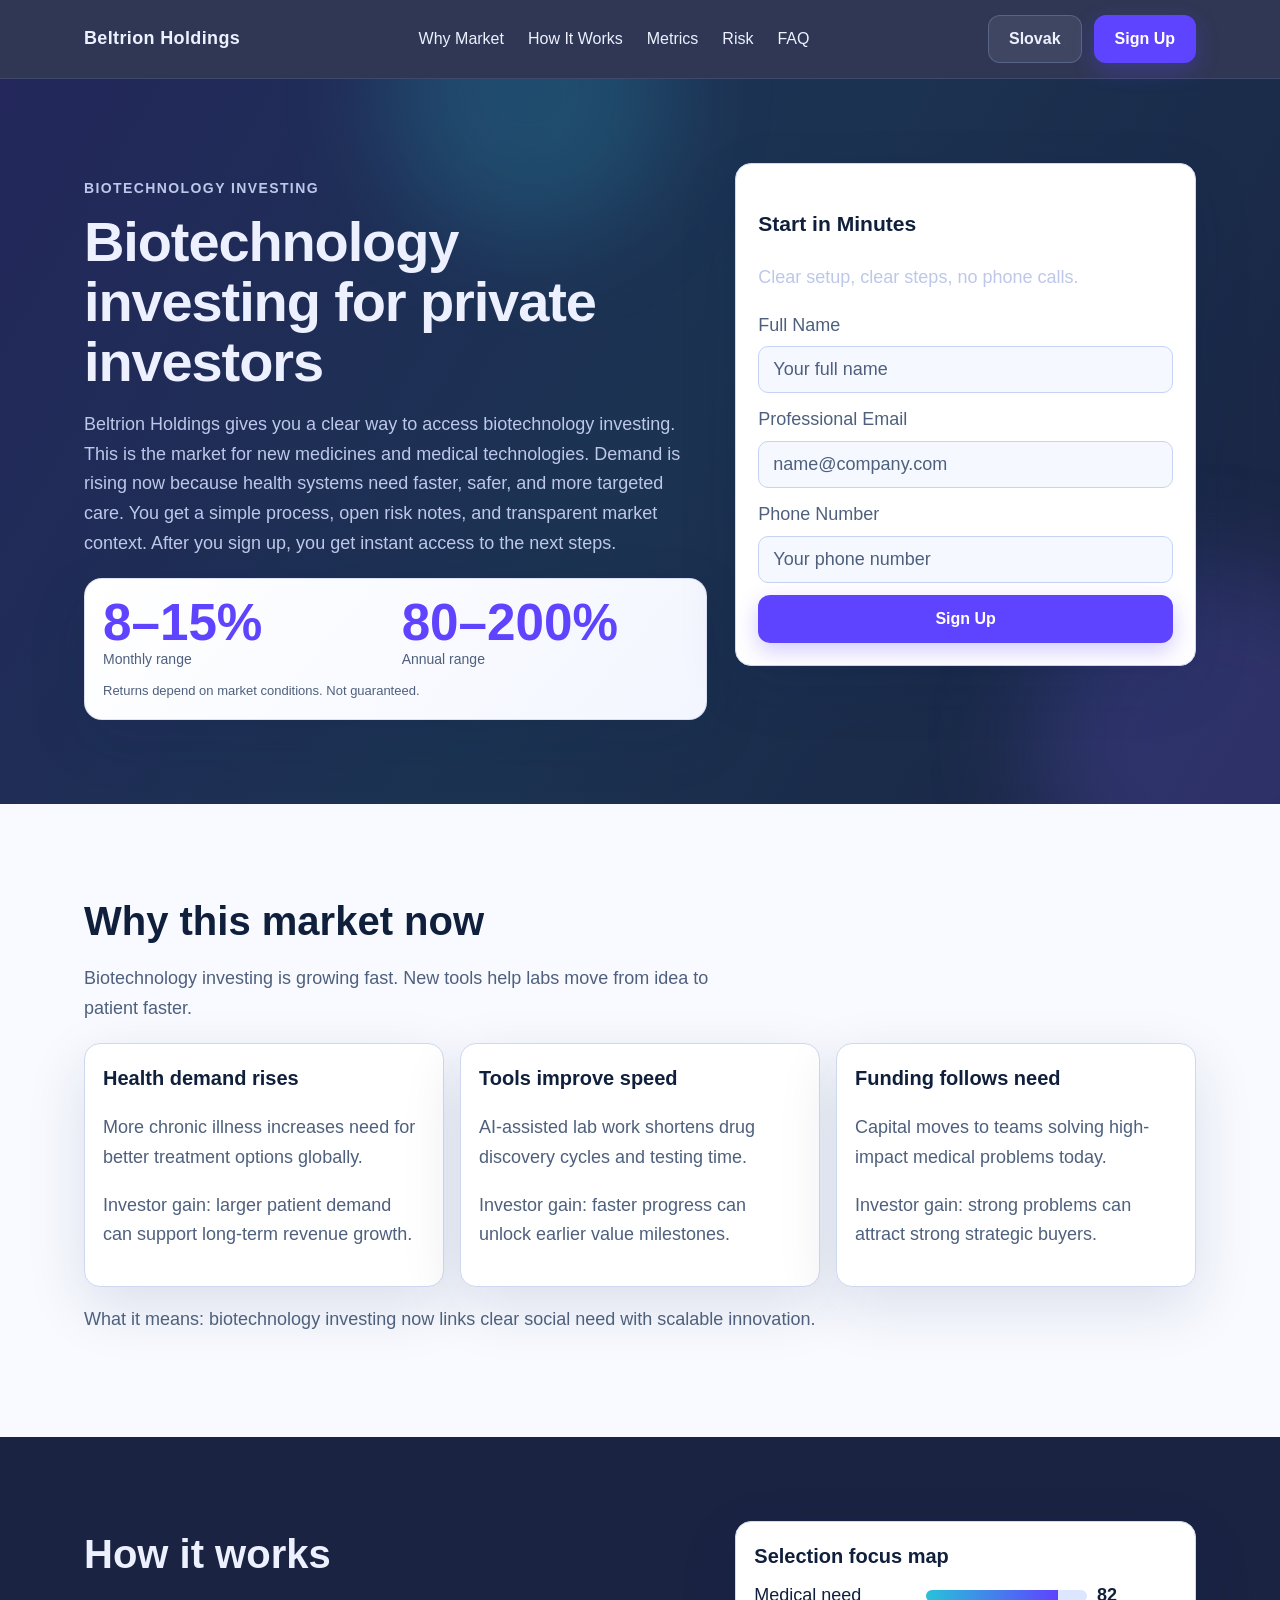
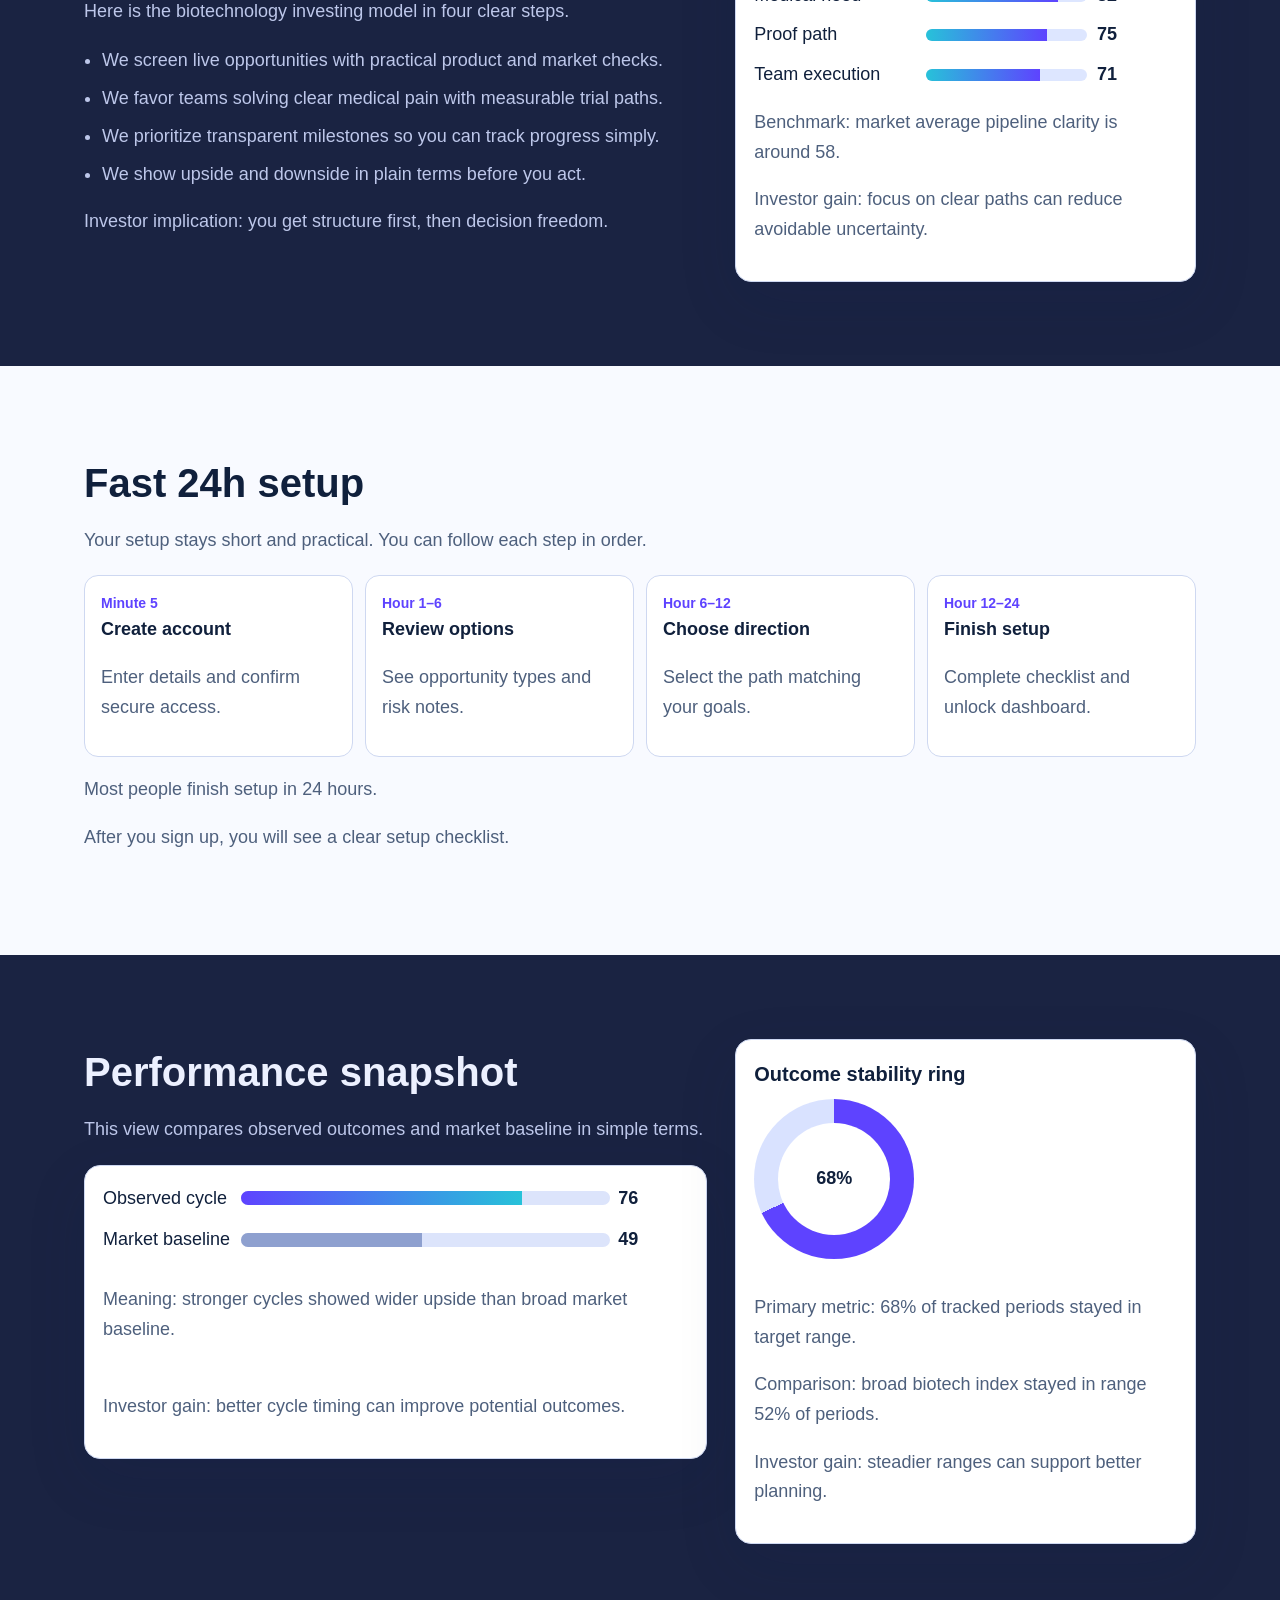
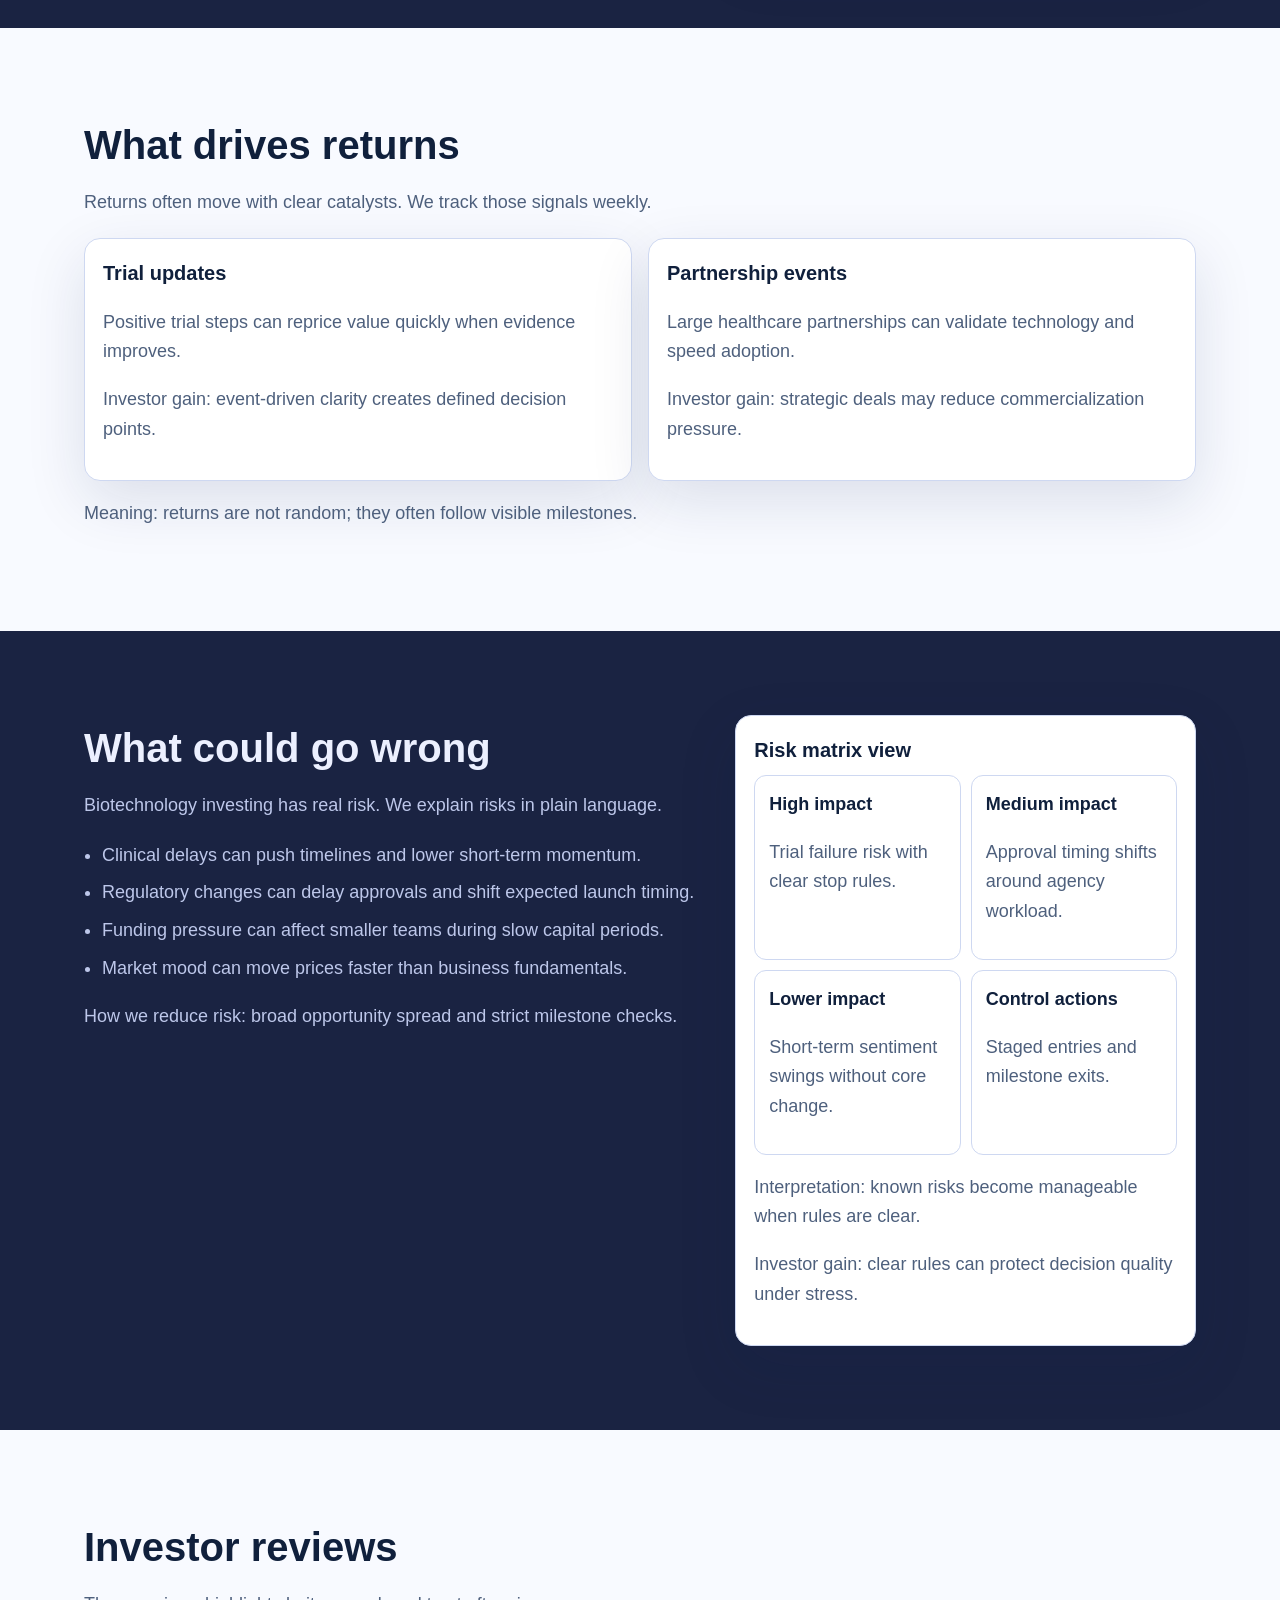
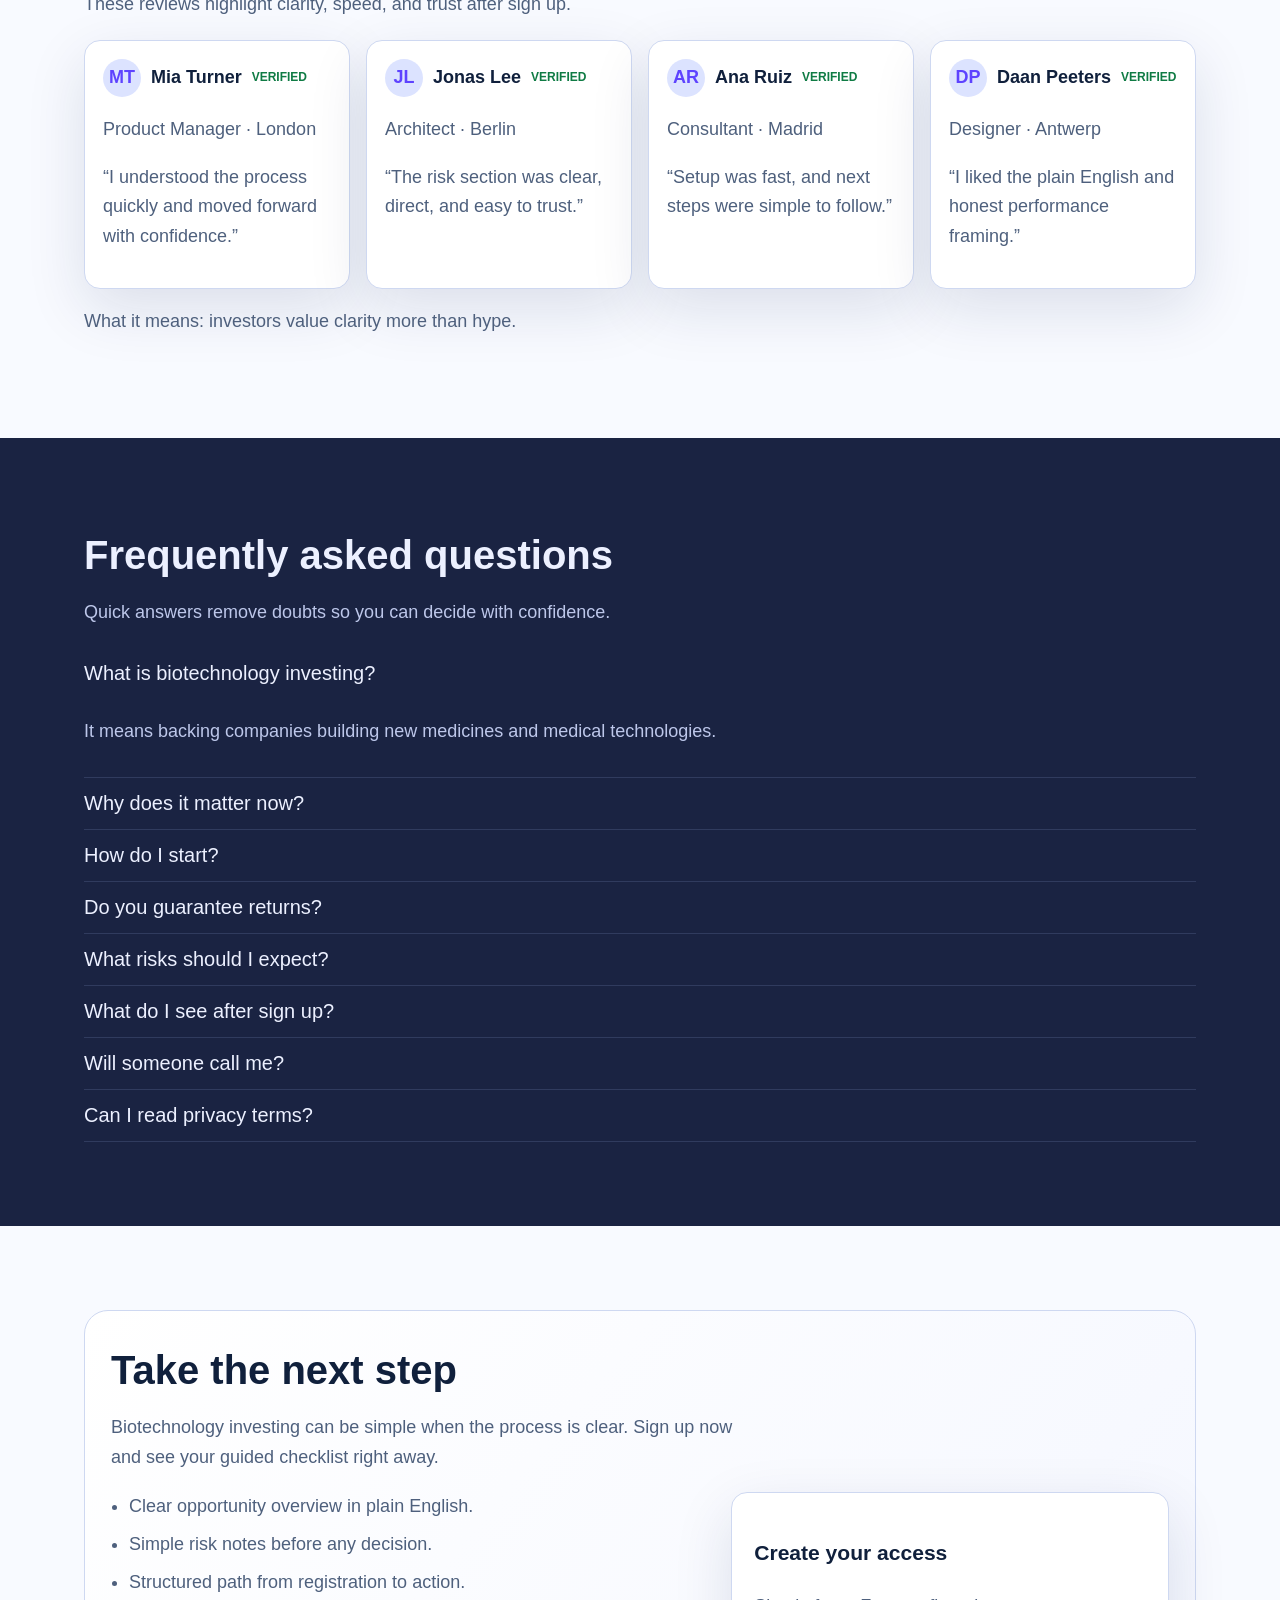
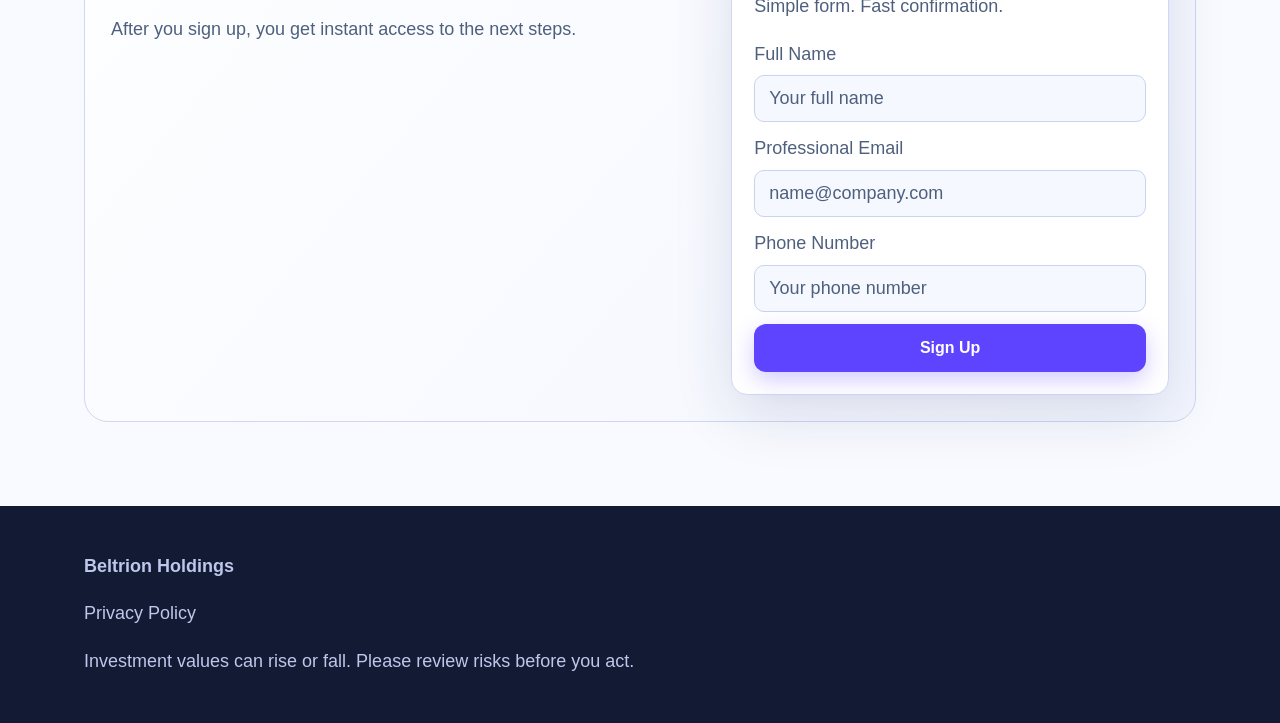
<file: sk/index.html>
<!doctype html>
<html lang="en">
<head>
  <meta charset="utf-8" />
  <meta name="viewport" content="width=device-width,initial-scale=1" />
  <title>Beltrion Holdings | Biotechnology Investing for Private Investors | Slovak</title>
  <meta name="description" content="Beltrion Holdings explains biotechnology investing in simple terms for private investors. Learn why this market matters now and sign up in minutes." />
  <link rel="canonical" href="https://beltrionholdings.com/sk/index.html" />
  <link rel="alternate" hreflang="en" href="https://beltrionholdings.com/index.html" />
  <link rel="alternate" hreflang="de" href="https://beltrionholdings.com/de/index.html" />
  <link rel="alternate" hreflang="fr" href="https://beltrionholdings.com/fr/index.html" />
  <link rel="alternate" hreflang="es" href="https://beltrionholdings.com/es/index.html" />
  <link rel="alternate" hreflang="it" href="https://beltrionholdings.com/it/index.html" />
  <link rel="alternate" hreflang="tr" href="https://beltrionholdings.com/tr/index.html" />
  <link rel="alternate" hreflang="pt" href="https://beltrionholdings.com/pt/index.html" />
  <link rel="alternate" hreflang="ja" href="https://beltrionholdings.com/jp/index.html" />
  <link rel="alternate" hreflang="sk" href="https://beltrionholdings.com/sk/index.html" />
  <link rel="alternate" hreflang="nl-BE" href="https://beltrionholdings.com/be/index.html" />
  <link rel="alternate" hreflang="x-default" href="https://beltrionholdings.com/index.html" />
  <meta property="og:title" content="Beltrion Holdings | Biotechnology Investing for Private Investors" />
  <meta property="og:description" content="Clear biotechnology investing story for private investors. Sign up and see your next steps fast." />
  <meta property="og:type" content="website" />
  <meta property="og:url" content="https://beltrionholdings.com/sk/index.html" />
  <meta property="og:image" content="https://beltrionholdings.com/assets/img/og.jpg" />
  <meta name="twitter:card" content="summary_large_image" />
  <meta name="twitter:title" content="Beltrion Holdings biotechnology investing" />
  <meta name="twitter:description" content="Simple biotechnology investing explanation for private investors." />
  <link rel="stylesheet" href="../assets/style.css" />
  <script type="application/ld+json">{"@context":"https://schema.org","@type":"Organization","name":"Beltrion Holdings","url":"https://beltrionholdings.com"}</script>
  <script type="application/ld+json">{"@context":"https://schema.org","@type":"WebSite","name":"Beltrion Holdings","url":"https://beltrionholdings.com"}</script>
  <script type="application/ld+json">{"@context":"https://schema.org","@type":"Review","author":{"@type":"Person","name":"Mia Turner"},"reviewRating":{"@type":"Rating","ratingValue":"5"},"reviewBody":"Clear process, quick setup, and honest risk notes."}</script>
  <script type="application/ld+json">{"@context":"https://schema.org","@type":"FAQPage","mainEntity":[{"@type":"Question","name":"What is biotechnology investing?","acceptedAnswer":{"@type":"Answer","text":"Biotechnology investing means backing companies that create new medicines and medical technologies."}},{"@type":"Question","name":"Why now?","acceptedAnswer":{"@type":"Answer","text":"Aging populations and faster lab technology are increasing demand for better treatments."}}]}</script>
</head>
<body>
<header class="site-header" aria-label="Site header">
  <div class="container header-inner">
    <a class="brand" href="../index.html">Beltrion Holdings</a>
    <nav class="nav-links" aria-label="Primary navigation">
      <a href="#market">Why Market</a><a href="#model">How It Works</a><a href="#metrics">Metrics</a><a href="#risk">Risk</a><a href="#faq">FAQ</a>
    </nav>
    <div class="header-actions">
      <div class="lang">
        <button class="lang-btn" aria-label="Open language menu">Slovak</button>
        <div class="lang-menu">
<a href="../index.html"><span class="lang-flag"><svg viewBox="0 0 18 18" aria-hidden="true"><rect width="18" height="18" fill="#012169"/><rect y="7" width="18" height="4" fill="#fff"/><rect x="7" width="4" height="18" fill="#fff"/><rect y="8" width="18" height="2" fill="#c8102e"/><rect x="8" width="2" height="18" fill="#c8102e"/></svg></span>English</a>
<a href="../de/index.html"><span class="lang-flag"><svg viewBox="0 0 18 18" aria-hidden="true"><rect width="18" height="6" fill="#000"/><rect y="6" width="18" height="6" fill="#dd0000"/><rect y="12" width="18" height="6" fill="#ffce00"/></svg></span>Deutsch</a>
<a href="../fr/index.html"><span class="lang-flag"><svg viewBox="0 0 18 18" aria-hidden="true"><rect width="6" height="18" fill="#0055a4"/><rect x="6" width="6" height="18" fill="#fff"/><rect x="12" width="6" height="18" fill="#ef4135"/></svg></span>Français</a>
<a href="../es/index.html"><span class="lang-flag"><svg viewBox="0 0 18 18" aria-hidden="true"><rect width="18" height="4" fill="#aa151b"/><rect y="4" width="18" height="10" fill="#f1bf00"/><rect y="14" width="18" height="4" fill="#aa151b"/></svg></span>Español</a>
<a href="../it/index.html"><span class="lang-flag"><svg viewBox="0 0 18 18" aria-hidden="true"><rect width="6" height="18" fill="#009246"/><rect x="6" width="6" height="18" fill="#fff"/><rect x="12" width="6" height="18" fill="#ce2b37"/></svg></span>Italiano</a>
<a href="../tr/index.html"><span class="lang-flag"><svg viewBox="0 0 18 18" aria-hidden="true"><rect width="18" height="18" fill="#e30a17"/><circle cx="8" cy="9" r="4" fill="#fff"/><circle cx="9" cy="9" r="3" fill="#e30a17"/></svg></span>Türkçe</a>
<a href="../pt/index.html"><span class="lang-flag"><svg viewBox="0 0 18 18" aria-hidden="true"><rect width="7" height="18" fill="#046a38"/><rect x="7" width="11" height="18" fill="#da291c"/></svg></span>Português</a>
<a href="../jp/index.html"><span class="lang-flag"><svg viewBox="0 0 18 18" aria-hidden="true"><rect width="18" height="18" fill="#fff"/><circle cx="9" cy="9" r="4" fill="#bc002d"/></svg></span>日本語</a>
<a href="../sk/index.html"><span class="lang-flag"><svg viewBox="0 0 18 18" aria-hidden="true"><rect width="18" height="6" fill="#fff"/><rect y="6" width="18" height="6" fill="#0b4ea2"/><rect y="12" width="18" height="6" fill="#ee1c25"/></svg></span>Slovak</a>
<a href="../be/index.html"><span class="lang-flag"><svg viewBox="0 0 18 18" aria-hidden="true"><rect width="6" height="18" fill="#000"/><rect x="6" width="6" height="18" fill="#fdda24"/><rect x="12" width="6" height="18" fill="#ef3340"/></svg></span>Nederlands (BE)</a></div>
      </div>
      <a class="btn btn-primary" href="#signup-final">Sign Up</a>
      <button class="burger" aria-label="Open menu">☰</button>
    </div>
  </div>
</header>
<div class="drawer" aria-hidden="true">
  <div class="drawer-panel" role="dialog" aria-modal="true" aria-label="Mobile navigation">
    <button class="drawer-close" aria-label="Close menu">✕</button>
    <nav class="drawer-links" aria-label="Mobile links">
      <a href="#market">Why Market</a><a href="#model">How It Works</a><a href="#metrics">Metrics</a><a href="#risk">Risk</a><a href="#faq">FAQ</a>
    </nav>
    <div class="lang">
      <button class="lang-btn" aria-label="Open language menu mobile">Slovak</button>
      <div class="lang-menu">
<a href="../index.html"><span class="lang-flag"><svg viewBox="0 0 18 18" aria-hidden="true"><rect width="18" height="18" fill="#012169"/><rect y="7" width="18" height="4" fill="#fff"/><rect x="7" width="4" height="18" fill="#fff"/><rect y="8" width="18" height="2" fill="#c8102e"/><rect x="8" width="2" height="18" fill="#c8102e"/></svg></span>English</a>
<a href="../de/index.html"><span class="lang-flag"><svg viewBox="0 0 18 18" aria-hidden="true"><rect width="18" height="6" fill="#000"/><rect y="6" width="18" height="6" fill="#dd0000"/><rect y="12" width="18" height="6" fill="#ffce00"/></svg></span>Deutsch</a>
<a href="../fr/index.html"><span class="lang-flag"><svg viewBox="0 0 18 18" aria-hidden="true"><rect width="6" height="18" fill="#0055a4"/><rect x="6" width="6" height="18" fill="#fff"/><rect x="12" width="6" height="18" fill="#ef4135"/></svg></span>Français</a>
<a href="../es/index.html"><span class="lang-flag"><svg viewBox="0 0 18 18" aria-hidden="true"><rect width="18" height="4" fill="#aa151b"/><rect y="4" width="18" height="10" fill="#f1bf00"/><rect y="14" width="18" height="4" fill="#aa151b"/></svg></span>Español</a>
<a href="../it/index.html"><span class="lang-flag"><svg viewBox="0 0 18 18" aria-hidden="true"><rect width="6" height="18" fill="#009246"/><rect x="6" width="6" height="18" fill="#fff"/><rect x="12" width="6" height="18" fill="#ce2b37"/></svg></span>Italiano</a>
<a href="../tr/index.html"><span class="lang-flag"><svg viewBox="0 0 18 18" aria-hidden="true"><rect width="18" height="18" fill="#e30a17"/><circle cx="8" cy="9" r="4" fill="#fff"/><circle cx="9" cy="9" r="3" fill="#e30a17"/></svg></span>Türkçe</a>
<a href="../pt/index.html"><span class="lang-flag"><svg viewBox="0 0 18 18" aria-hidden="true"><rect width="7" height="18" fill="#046a38"/><rect x="7" width="11" height="18" fill="#da291c"/></svg></span>Português</a>
<a href="../jp/index.html"><span class="lang-flag"><svg viewBox="0 0 18 18" aria-hidden="true"><rect width="18" height="18" fill="#fff"/><circle cx="9" cy="9" r="4" fill="#bc002d"/></svg></span>日本語</a>
<a href="../sk/index.html"><span class="lang-flag"><svg viewBox="0 0 18 18" aria-hidden="true"><rect width="18" height="6" fill="#fff"/><rect y="6" width="18" height="6" fill="#0b4ea2"/><rect y="12" width="18" height="6" fill="#ee1c25"/></svg></span>Slovak</a>
<a href="../be/index.html"><span class="lang-flag"><svg viewBox="0 0 18 18" aria-hidden="true"><rect width="6" height="18" fill="#000"/><rect x="6" width="6" height="18" fill="#fdda24"/><rect x="12" width="6" height="18" fill="#ef3340"/></svg></span>Nederlands (BE)</a></div>
    </div>
    <p><a class="btn btn-primary" href="#signup-final">Sign Up</a></p>
  </div>
</div>
<main>
  <section class="section dark hero" id="top">
    <div class="bg-mesh"></div><div class="glow violet"></div><div class="glow cyan"></div>
    <div class="container hero-grid">
      <div data-animate>
        <p class="eyebrow">Biotechnology Investing</p>
        <h1>Biotechnology investing for private investors</h1>
        <p class="hero-copy">Beltrion Holdings gives you a clear way to access biotechnology investing. This is the market for new medicines and medical technologies. Demand is rising now because health systems need faster, safer, and more targeted care. You get a simple process, open risk notes, and transparent market context. After you sign up, you get instant access to the next steps.</p>
        <div class="performance-panel" aria-label="Performance range">
          <div class="panel-grid">
            <div><div class="metric-strong">8–15%</div><div class="metric-label">Monthly range</div></div>
            <div><div class="metric-strong">80–200%</div><div class="metric-label">Annual range</div></div>
          </div>
          <div class="micro-note">Returns depend on market conditions. Not guaranteed.</div>
        </div>
      </div>
      <form class="form-card" data-animate aria-label="Hero sign up form">
        <h3 class="form-title">Start in Minutes</h3>
        <p class="form-sub">Clear setup, clear steps, no phone calls.</p>
        <div class="form-stack">
          <div><label for="name1">Full Name</label><input id="name1" name="name" type="text" placeholder="Your full name" required /></div>
          <div><label for="email1">Professional Email</label><input id="email1" name="email" type="email" placeholder="name@company.com" required /></div>
          <div><label for="phone1">Phone Number</label><input id="phone1" name="phone" type="tel" placeholder="Your phone number" required /></div>
          <button class="btn btn-primary" type="submit">Sign Up</button>
        </div>
      </form>
    </div>
  </section>

  <section class="section light" id="market"><div class="container" data-animate>
    <h2 class="section-title">Why this market now</h2>
    <p class="section-intro">Biotechnology investing is growing fast. New tools help labs move from idea to patient faster.</p>
    <div class="grid-3">
      <article class="card"><h3>Health demand rises</h3><p>More chronic illness increases need for better treatment options globally.</p><p class="muted">Investor gain: larger patient demand can support long-term revenue growth.</p></article>
      <article class="card"><h3>Tools improve speed</h3><p>AI-assisted lab work shortens drug discovery cycles and testing time.</p><p class="muted">Investor gain: faster progress can unlock earlier value milestones.</p></article>
      <article class="card"><h3>Funding follows need</h3><p>Capital moves to teams solving high-impact medical problems today.</p><p class="muted">Investor gain: strong problems can attract strong strategic buyers.</p></article>
    </div>
    <p>What it means: biotechnology investing now links clear social need with scalable innovation.</p>
  </div></section>

  <section class="section dark" id="model"><div class="container split" data-animate>
    <div>
      <h2 class="section-title">How it works</h2>
      <p class="section-intro">Here is the biotechnology investing model in four clear steps.</p>
      <ul class="simple-list">
        <li>We screen live opportunities with practical product and market checks.</li>
        <li>We favor teams solving clear medical pain with measurable trial paths.</li>
        <li>We prioritize transparent milestones so you can track progress simply.</li>
        <li>We show upside and downside in plain terms before you act.</li>
      </ul>
      <p>Investor implication: you get structure first, then decision freedom.</p>
    </div>
    <div class="card">
      <h3>Selection focus map</h3>
      <div class="waterfall">
        <div class="wf-item"><span>Medical need</span><div class="wf-lane"><div class="wf-fill" style="width:82%"></div></div><strong>82</strong></div>
        <div class="wf-item"><span>Proof path</span><div class="wf-lane"><div class="wf-fill" style="width:75%"></div></div><strong>75</strong></div>
        <div class="wf-item"><span>Team execution</span><div class="wf-lane"><div class="wf-fill" style="width:71%"></div></div><strong>71</strong></div>
      </div>
      <p>Benchmark: market average pipeline clarity is around 58.</p>
      <p class="muted">Investor gain: focus on clear paths can reduce avoidable uncertainty.</p>
    </div>
  </div></section>

  <section class="section light" id="process"><div class="container" data-animate>
    <h2 class="section-title">Fast 24h setup</h2>
    <p class="section-intro">Your setup stays short and practical. You can follow each step in order.</p>
    <div class="process-line">
      <div class="step"><div class="time">Minute 5</div><strong>Create account</strong><p>Enter details and confirm secure access.</p></div>
      <div class="step"><div class="time">Hour 1–6</div><strong>Review options</strong><p>See opportunity types and risk notes.</p></div>
      <div class="step"><div class="time">Hour 6–12</div><strong>Choose direction</strong><p>Select the path matching your goals.</p></div>
      <div class="step"><div class="time">Hour 12–24</div><strong>Finish setup</strong><p>Complete checklist and unlock dashboard.</p></div>
    </div>
    <p>Most people finish setup in 24 hours.</p>
    <p>After you sign up, you will see a clear setup checklist.</p>
  </div></section>

  <section class="section dark" id="metrics"><div class="container split" data-animate>
    <div>
      <h2 class="section-title">Performance snapshot</h2>
      <p class="section-intro">This view compares observed outcomes and market baseline in simple terms.</p>
      <div class="chart-compare card">
        <div class="compare-row"><span>Observed cycle</span><div class="bar-wrap"><div class="bar-a" style="width:76%"></div></div><strong>76</strong></div>
        <div class="compare-row"><span>Market baseline</span><div class="bar-wrap"><div class="bar-b" style="width:49%"></div></div><strong>49</strong></div>
        <p>Meaning: stronger cycles showed wider upside than broad market baseline.</p>
        <p class="muted">Investor gain: better cycle timing can improve potential outcomes.</p>
      </div>
    </div>
    <div class="card">
      <h3>Outcome stability ring</h3>
      <div class="ring-wrap">
        <div class="ring"><span>68%</span></div>
        <div>
          <p>Primary metric: 68% of tracked periods stayed in target range.</p>
          <p>Comparison: broad biotech index stayed in range 52% of periods.</p>
          <p class="muted">Investor gain: steadier ranges can support better planning.</p>
        </div>
      </div>
    </div>
  </div></section>

  <section class="section light" id="insights"><div class="container" data-animate>
    <h2 class="section-title">What drives returns</h2>
    <p class="section-intro">Returns often move with clear catalysts. We track those signals weekly.</p>
    <div class="grid-2">
      <article class="card"><h3>Trial updates</h3><p>Positive trial steps can reprice value quickly when evidence improves.</p><p class="muted">Investor gain: event-driven clarity creates defined decision points.</p></article>
      <article class="card"><h3>Partnership events</h3><p>Large healthcare partnerships can validate technology and speed adoption.</p><p class="muted">Investor gain: strategic deals may reduce commercialization pressure.</p></article>
    </div>
    <p>Meaning: returns are not random; they often follow visible milestones.</p>
  </div></section>

  <section class="section dark" id="risk"><div class="container split" data-animate>
    <div>
      <h2 class="section-title">What could go wrong</h2>
      <p class="section-intro">Biotechnology investing has real risk. We explain risks in plain language.</p>
      <ul class="simple-list">
        <li>Clinical delays can push timelines and lower short-term momentum.</li>
        <li>Regulatory changes can delay approvals and shift expected launch timing.</li>
        <li>Funding pressure can affect smaller teams during slow capital periods.</li>
        <li>Market mood can move prices faster than business fundamentals.</li>
      </ul>
      <p>How we reduce risk: broad opportunity spread and strict milestone checks.</p>
    </div>
    <div class="card">
      <h3>Risk matrix view</h3>
      <div class="matrix">
        <div class="cell"><strong>High impact</strong><p>Trial failure risk with clear stop rules.</p></div>
        <div class="cell"><strong>Medium impact</strong><p>Approval timing shifts around agency workload.</p></div>
        <div class="cell"><strong>Lower impact</strong><p>Short-term sentiment swings without core change.</p></div>
        <div class="cell"><strong>Control actions</strong><p>Staged entries and milestone exits.</p></div>
      </div>
      <p>Interpretation: known risks become manageable when rules are clear.</p>
      <p class="muted">Investor gain: clear rules can protect decision quality under stress.</p>
    </div>
  </div></section>

  <section class="section light" id="reviews"><div class="container" data-animate>
    <h2 class="section-title">Investor reviews</h2>
    <p class="section-intro">These reviews highlight clarity, speed, and trust after sign up.</p>
    <div class="reviews-grid">
      <article class="card"><div class="review-head"><div class="avatar">MT</div><strong>Mia Turner</strong><span class="verified">VERIFIED</span></div><p class="muted">Product Manager · London</p><p>“I understood the process quickly and moved forward with confidence.”</p></article>
      <article class="card"><div class="review-head"><div class="avatar">JL</div><strong>Jonas Lee</strong><span class="verified">VERIFIED</span></div><p class="muted">Architect · Berlin</p><p>“The risk section was clear, direct, and easy to trust.”</p></article>
      <article class="card"><div class="review-head"><div class="avatar">AR</div><strong>Ana Ruiz</strong><span class="verified">VERIFIED</span></div><p class="muted">Consultant · Madrid</p><p>“Setup was fast, and next steps were simple to follow.”</p></article>
      <article class="card"><div class="review-head"><div class="avatar">DP</div><strong>Daan Peeters</strong><span class="verified">VERIFIED</span></div><p class="muted">Designer · Antwerp</p><p>“I liked the plain English and honest performance framing.”</p></article>
    </div>
    <p>What it means: investors value clarity more than hype.</p>
  </div></section>

  <section class="section dark" id="faq"><div class="container" data-animate>
    <h2 class="section-title">Frequently asked questions</h2>
    <p class="section-intro">Quick answers remove doubts so you can decide with confidence.</p>
    <div class="faq-list">
      <div class="faq-item open"><button class="faq-q">What is biotechnology investing?</button><div class="faq-answer"><p>It means backing companies building new medicines and medical technologies.</p></div></div>
      <div class="faq-item"><button class="faq-q">Why does it matter now?</button><div class="faq-answer"><p>Healthcare demand is rising, and modern lab tools speed discovery.</p></div></div>
      <div class="faq-item"><button class="faq-q">How do I start?</button><div class="faq-answer"><p>Sign up, review options, and follow the setup checklist.</p></div></div>
      <div class="faq-item"><button class="faq-q">Do you guarantee returns?</button><div class="faq-answer"><p>No. Returns depend on market conditions and are never guaranteed.</p></div></div>
      <div class="faq-item"><button class="faq-q">What risks should I expect?</button><div class="faq-answer"><p>Trial delays, approval timing, and market swings can affect results.</p></div></div>
      <div class="faq-item"><button class="faq-q">What do I see after sign up?</button><div class="faq-answer"><p>After you sign up, you can review the options and choose what to do next.</p></div></div>
      <div class="faq-item"><button class="faq-q">Will someone call me?</button><div class="faq-answer"><p>No calls. We may send a short email to confirm your details.</p></div></div>
      <div class="faq-item"><button class="faq-q">Can I read privacy terms?</button><div class="faq-answer"><p>Yes. Open the privacy policy link in the footer anytime.</p></div></div>
    </div>
  </div></section>

  <section class="section light" id="signup-final"><div class="container" data-animate>
    <div class="final-cta">
      <h2 class="section-title">Take the next step</h2>
      <p class="section-intro">Biotechnology investing can be simple when the process is clear. Sign up now and see your guided checklist right away.</p>
      <div class="split">
        <div>
          <ul class="simple-list">
            <li>Clear opportunity overview in plain English.</li>
            <li>Simple risk notes before any decision.</li>
            <li>Structured path from registration to action.</li>
          </ul>
          <p>After you sign up, you get instant access to the next steps.</p>
        </div>
        <form class="form-card" aria-label="Final sign up form">
          <h3 class="form-title">Create your access</h3>
          <p class="form-sub">Simple form. Fast confirmation.</p>
          <div class="form-stack">
            <div><label for="name2">Full Name</label><input id="name2" type="text" placeholder="Your full name" required /></div>
            <div><label for="email2">Professional Email</label><input id="email2" type="email" placeholder="name@company.com" required /></div>
            <div><label for="phone2">Phone Number</label><input id="phone2" type="tel" placeholder="Your phone number" required /></div>
            <button class="btn btn-primary" type="submit">Sign Up</button>
          </div>
        </form>
      </div>
    </div>
  </div></section>
</main>

<footer class="site-footer"><div class="container">
  <p><strong>Beltrion Holdings</strong></p>
  <p><a href="#" data-open-privacy>Privacy Policy</a></p>
  <p>Investment values can rise or fall. Please review risks before you act.</p>
</div></footer>

<div class="modal" aria-hidden="true">
  <div class="modal-card" role="dialog" aria-modal="true" aria-label="Privacy policy">
    <div class="modal-top"><h3>Privacy Policy</h3><button class="drawer-close" data-close-privacy aria-label="Close privacy">✕</button></div>
    <h4>Introduction</h4><p>We respect your privacy and explain data use in plain English.</p>
    <h4>Data collection</h4><p>We collect name, professional email, and phone number you submit.</p>
    <h4>Legal basis</h4><p>We process data to provide requested access and service updates.</p>
    <h4>Cookies</h4><p>We use essential cookies for site function and basic analytics.</p>
    <h4>Retention</h4><p>We store data only as long as needed for service and law.</p>
    <h4>Third-party sharing</h4><p>We share data only with service providers needed to operate securely.</p>
    <h4>Security</h4><p>We use technical and organizational controls to protect your data.</p>
    <h4>User rights</h4><p>You can request access, correction, export, or deletion of your data.</p>
    <h4>International transfers</h4><p>Some providers may process data in other regions with safeguards.</p>
    <h4>Industry risk disclosure</h4><p>Investment information is educational and does not guarantee outcomes.</p>
    <h4>Contact</h4><p>For privacy questions, email privacy@beltrionholdings.com.</p>
    <div class="modal-footer"><button class="btn" data-close-privacy>Close</button></div>
  </div>
</div>

<script src="../assets/app.js" defer></script>
</body>
</html>
</file>
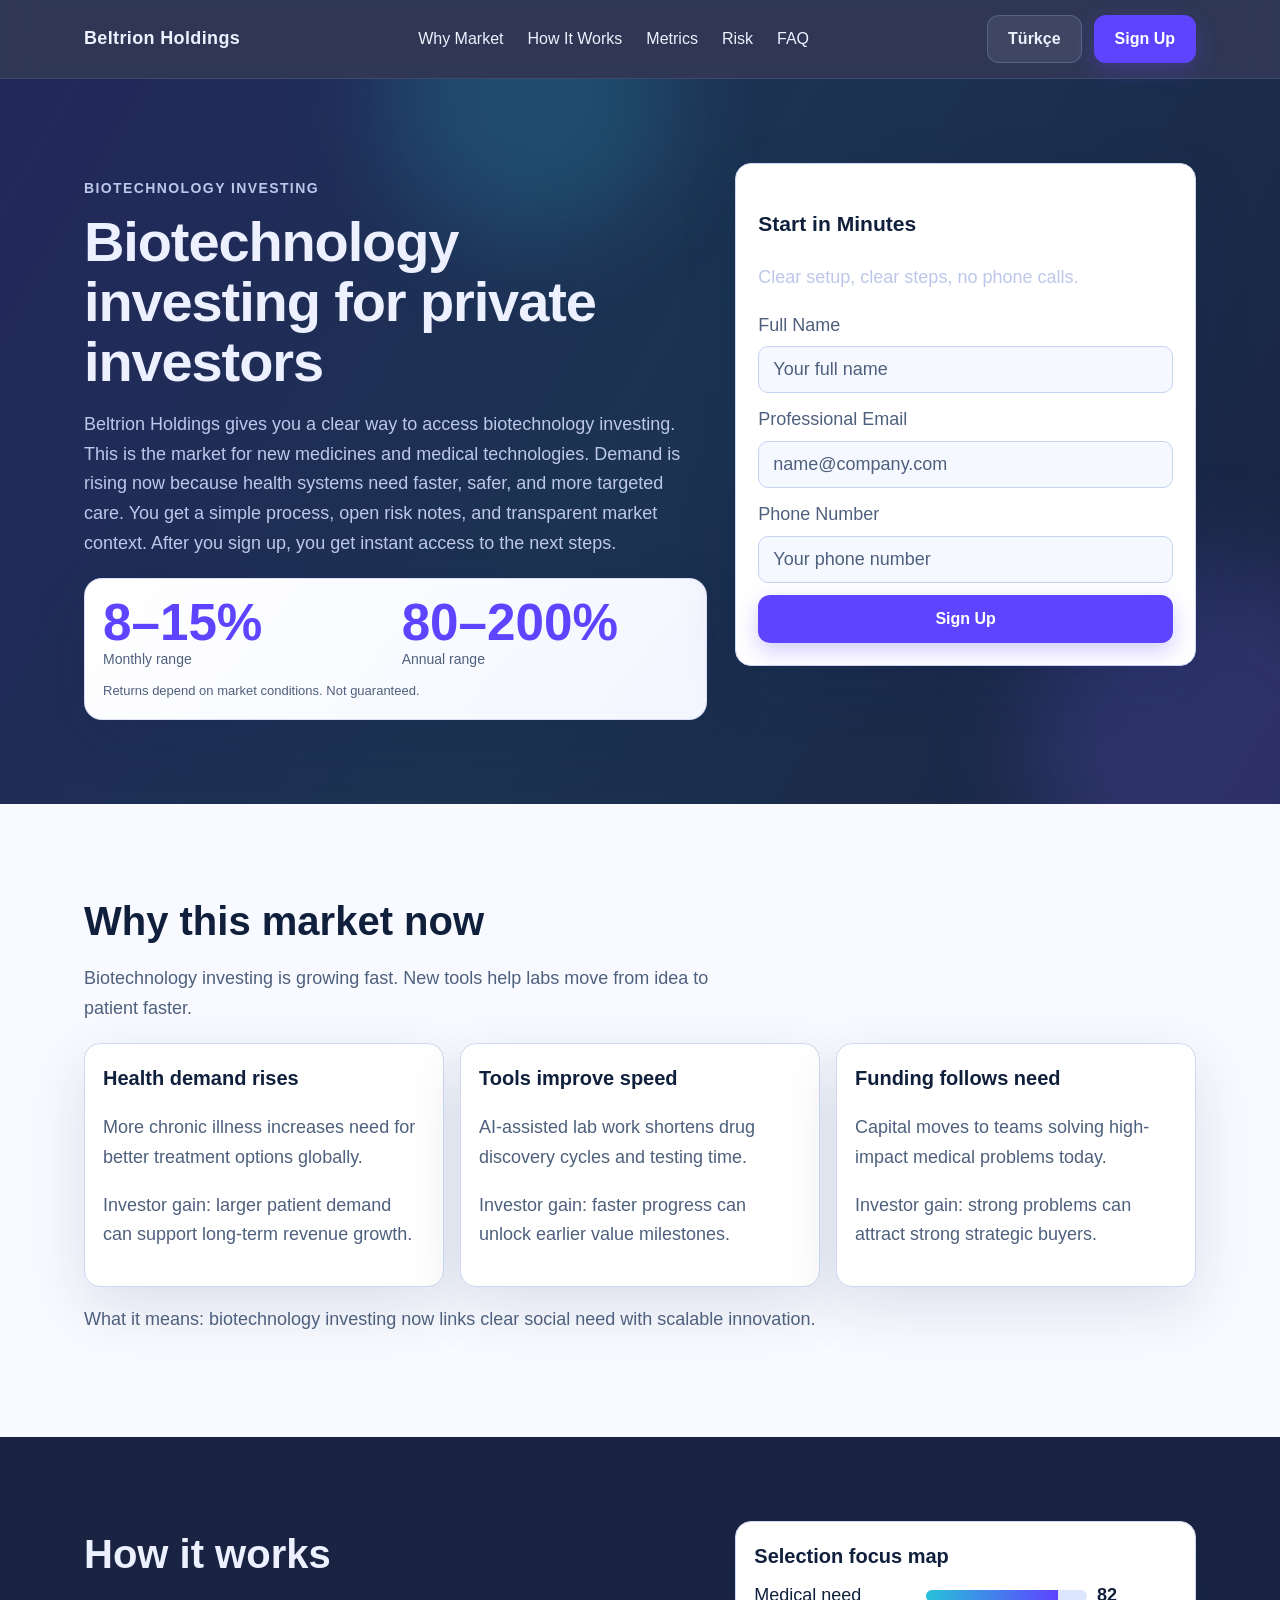
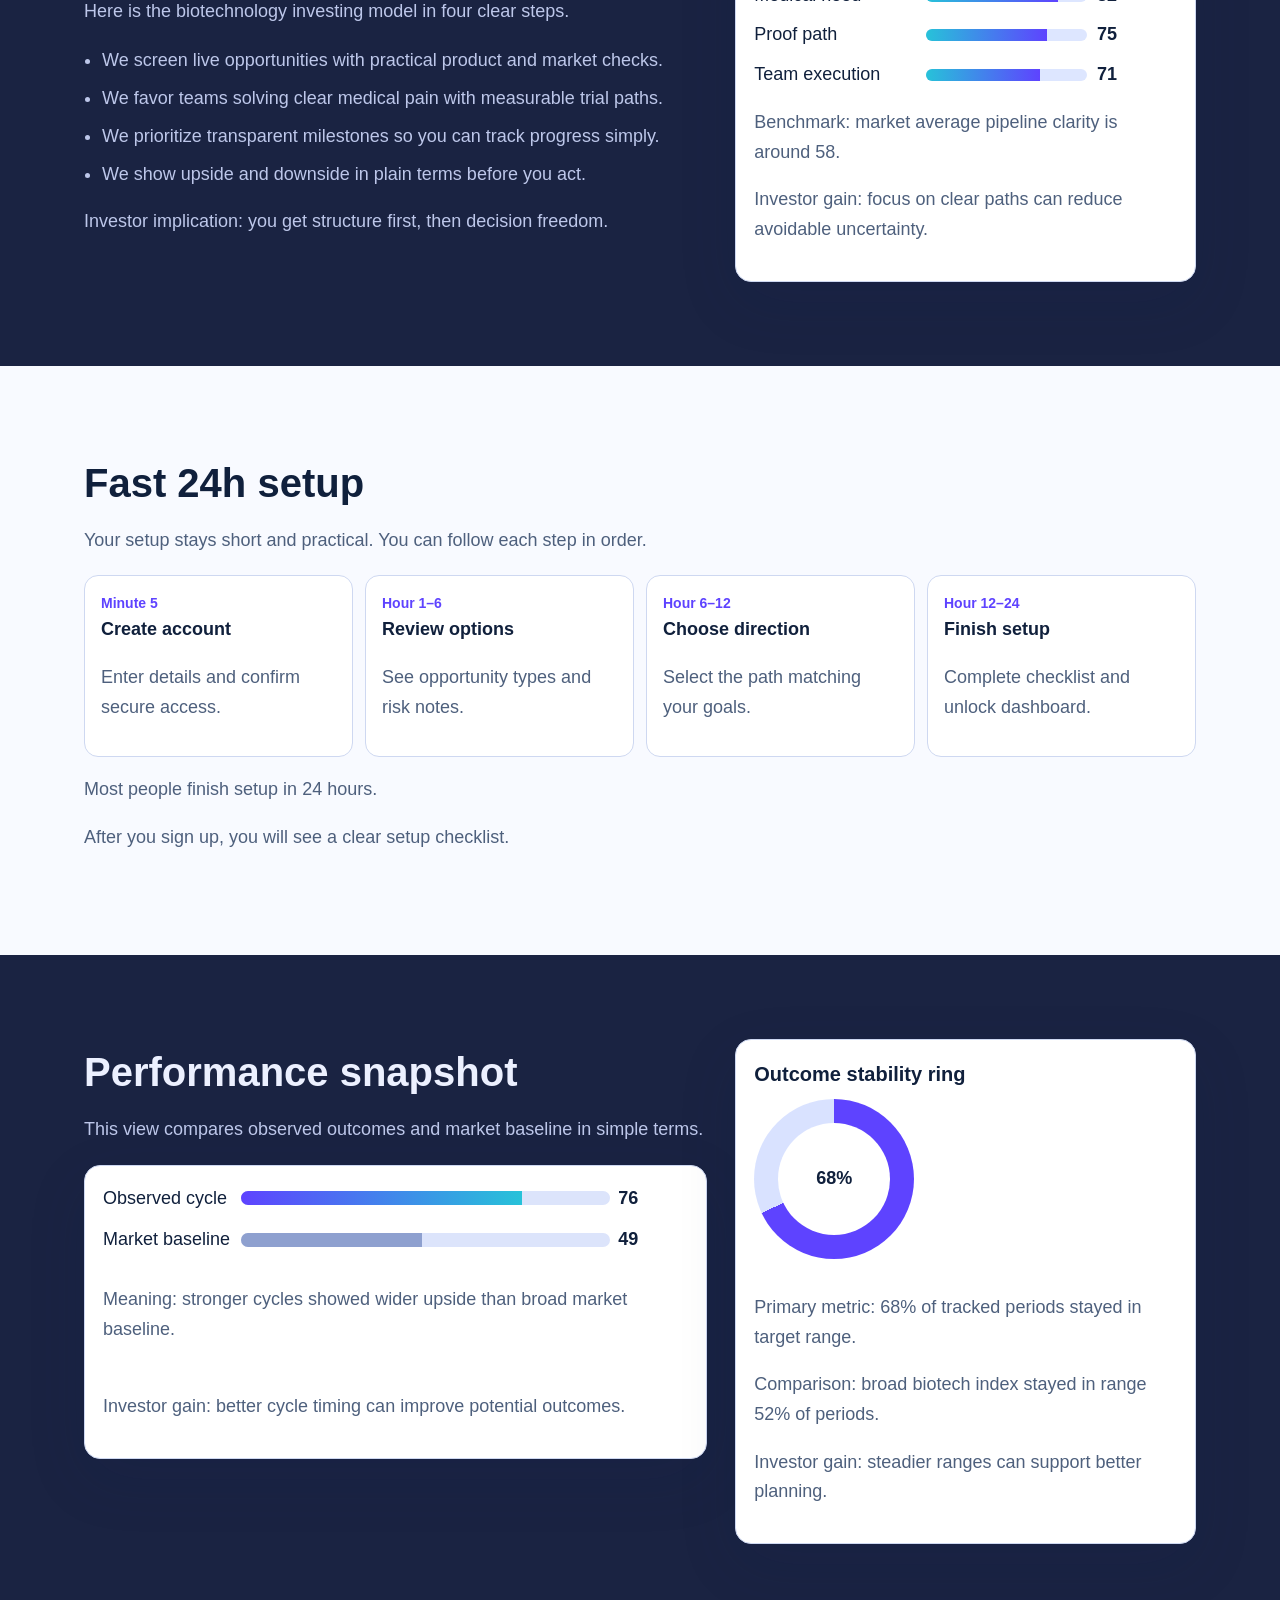
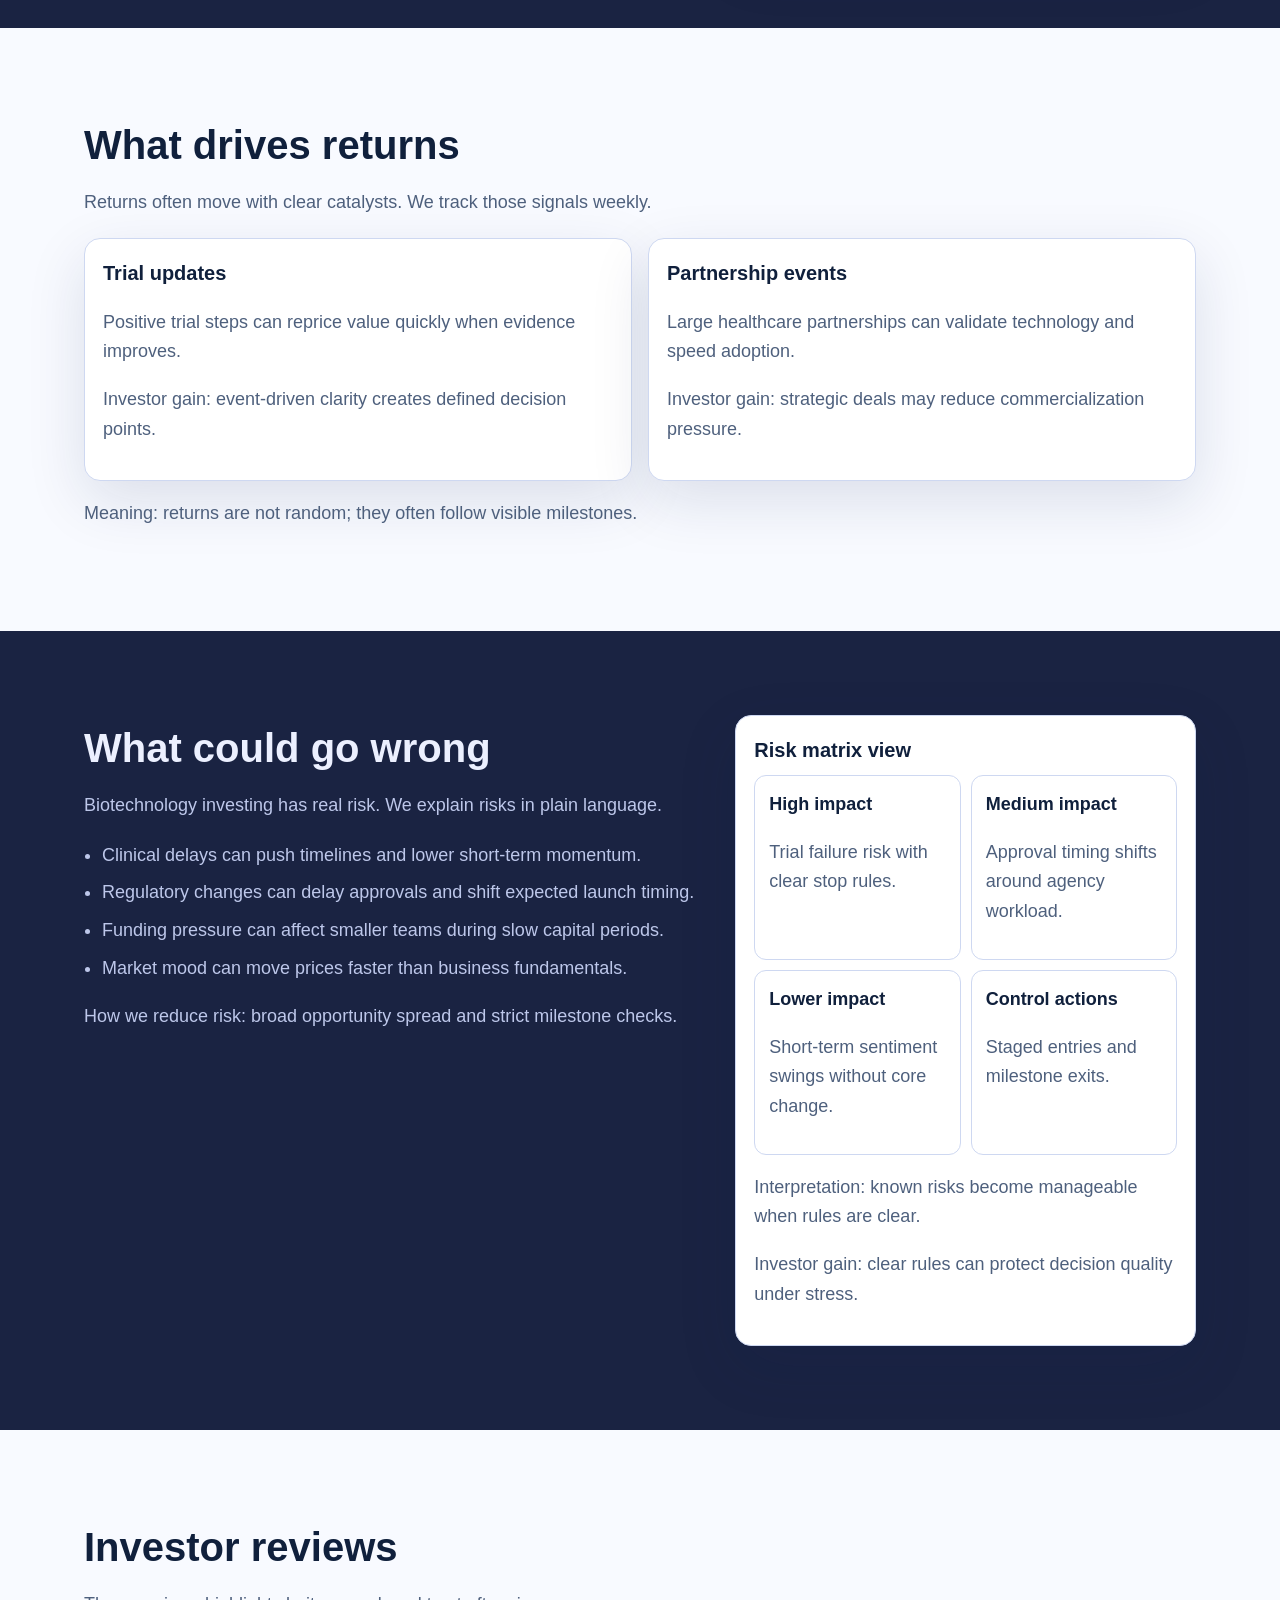
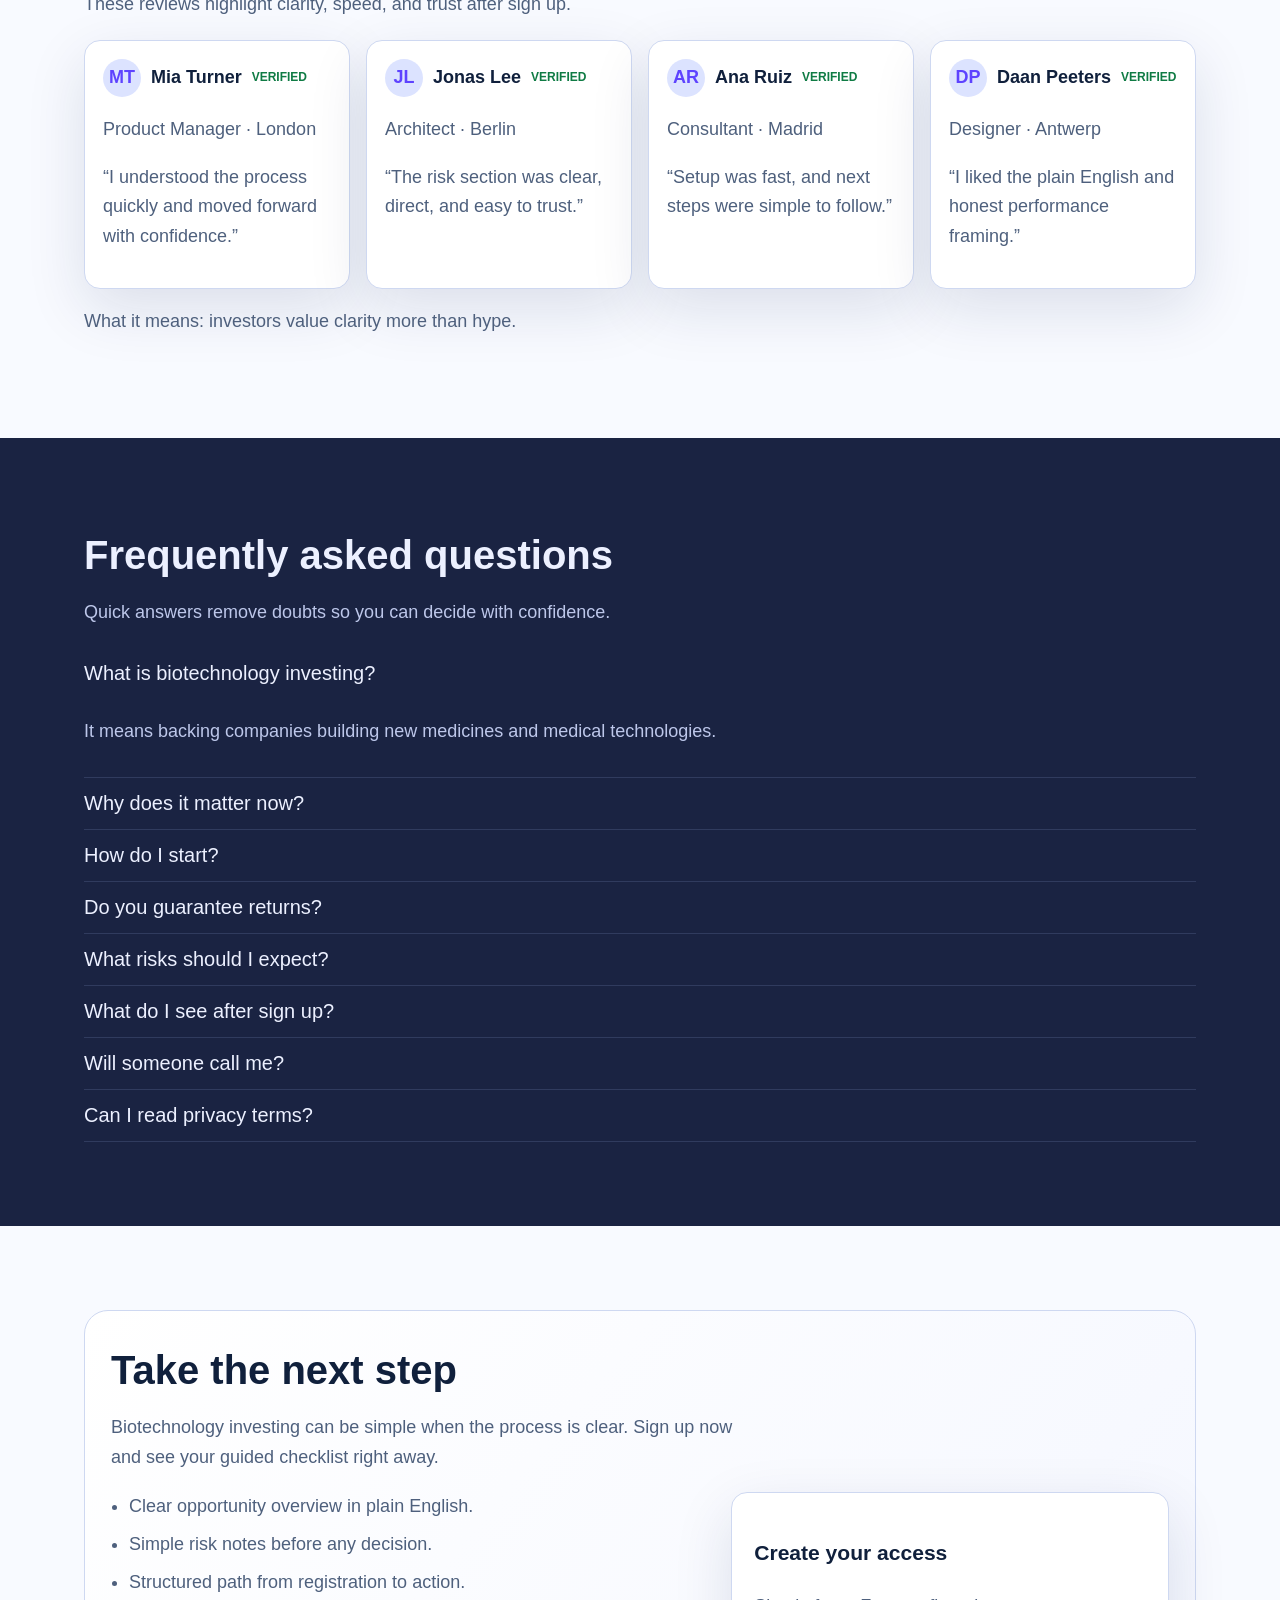
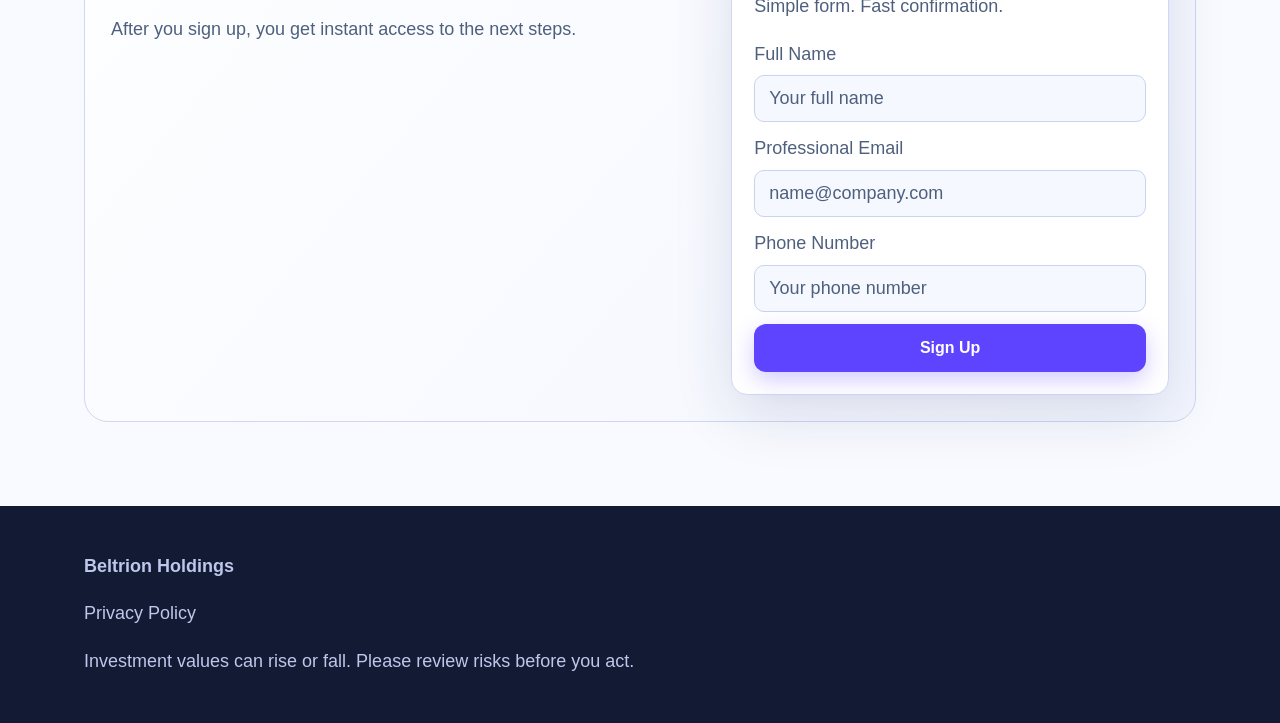
<file: tr/index.html>
<!doctype html>
<html lang="en">
<head>
  <meta charset="utf-8" />
  <meta name="viewport" content="width=device-width,initial-scale=1" />
  <title>Beltrion Holdings | Biotechnology Investing for Private Investors | Türkçe</title>
  <meta name="description" content="Beltrion Holdings explains biotechnology investing in simple terms for private investors. Learn why this market matters now and sign up in minutes." />
  <link rel="canonical" href="https://beltrionholdings.com/tr/index.html" />
  <link rel="alternate" hreflang="en" href="https://beltrionholdings.com/index.html" />
  <link rel="alternate" hreflang="de" href="https://beltrionholdings.com/de/index.html" />
  <link rel="alternate" hreflang="fr" href="https://beltrionholdings.com/fr/index.html" />
  <link rel="alternate" hreflang="es" href="https://beltrionholdings.com/es/index.html" />
  <link rel="alternate" hreflang="it" href="https://beltrionholdings.com/it/index.html" />
  <link rel="alternate" hreflang="tr" href="https://beltrionholdings.com/tr/index.html" />
  <link rel="alternate" hreflang="pt" href="https://beltrionholdings.com/pt/index.html" />
  <link rel="alternate" hreflang="ja" href="https://beltrionholdings.com/jp/index.html" />
  <link rel="alternate" hreflang="sk" href="https://beltrionholdings.com/sk/index.html" />
  <link rel="alternate" hreflang="nl-BE" href="https://beltrionholdings.com/be/index.html" />
  <link rel="alternate" hreflang="x-default" href="https://beltrionholdings.com/index.html" />
  <meta property="og:title" content="Beltrion Holdings | Biotechnology Investing for Private Investors" />
  <meta property="og:description" content="Clear biotechnology investing story for private investors. Sign up and see your next steps fast." />
  <meta property="og:type" content="website" />
  <meta property="og:url" content="https://beltrionholdings.com/tr/index.html" />
  <meta property="og:image" content="https://beltrionholdings.com/assets/img/og.jpg" />
  <meta name="twitter:card" content="summary_large_image" />
  <meta name="twitter:title" content="Beltrion Holdings biotechnology investing" />
  <meta name="twitter:description" content="Simple biotechnology investing explanation for private investors." />
  <link rel="stylesheet" href="../assets/style.css" />
  <script type="application/ld+json">{"@context":"https://schema.org","@type":"Organization","name":"Beltrion Holdings","url":"https://beltrionholdings.com"}</script>
  <script type="application/ld+json">{"@context":"https://schema.org","@type":"WebSite","name":"Beltrion Holdings","url":"https://beltrionholdings.com"}</script>
  <script type="application/ld+json">{"@context":"https://schema.org","@type":"Review","author":{"@type":"Person","name":"Mia Turner"},"reviewRating":{"@type":"Rating","ratingValue":"5"},"reviewBody":"Clear process, quick setup, and honest risk notes."}</script>
  <script type="application/ld+json">{"@context":"https://schema.org","@type":"FAQPage","mainEntity":[{"@type":"Question","name":"What is biotechnology investing?","acceptedAnswer":{"@type":"Answer","text":"Biotechnology investing means backing companies that create new medicines and medical technologies."}},{"@type":"Question","name":"Why now?","acceptedAnswer":{"@type":"Answer","text":"Aging populations and faster lab technology are increasing demand for better treatments."}}]}</script>
</head>
<body>
<header class="site-header" aria-label="Site header">
  <div class="container header-inner">
    <a class="brand" href="../index.html">Beltrion Holdings</a>
    <nav class="nav-links" aria-label="Primary navigation">
      <a href="#market">Why Market</a><a href="#model">How It Works</a><a href="#metrics">Metrics</a><a href="#risk">Risk</a><a href="#faq">FAQ</a>
    </nav>
    <div class="header-actions">
      <div class="lang">
        <button class="lang-btn" aria-label="Open language menu">Türkçe</button>
        <div class="lang-menu">
<a href="../index.html"><span class="lang-flag"><svg viewBox="0 0 18 18" aria-hidden="true"><rect width="18" height="18" fill="#012169"/><rect y="7" width="18" height="4" fill="#fff"/><rect x="7" width="4" height="18" fill="#fff"/><rect y="8" width="18" height="2" fill="#c8102e"/><rect x="8" width="2" height="18" fill="#c8102e"/></svg></span>English</a>
<a href="../de/index.html"><span class="lang-flag"><svg viewBox="0 0 18 18" aria-hidden="true"><rect width="18" height="6" fill="#000"/><rect y="6" width="18" height="6" fill="#dd0000"/><rect y="12" width="18" height="6" fill="#ffce00"/></svg></span>Deutsch</a>
<a href="../fr/index.html"><span class="lang-flag"><svg viewBox="0 0 18 18" aria-hidden="true"><rect width="6" height="18" fill="#0055a4"/><rect x="6" width="6" height="18" fill="#fff"/><rect x="12" width="6" height="18" fill="#ef4135"/></svg></span>Français</a>
<a href="../es/index.html"><span class="lang-flag"><svg viewBox="0 0 18 18" aria-hidden="true"><rect width="18" height="4" fill="#aa151b"/><rect y="4" width="18" height="10" fill="#f1bf00"/><rect y="14" width="18" height="4" fill="#aa151b"/></svg></span>Español</a>
<a href="../it/index.html"><span class="lang-flag"><svg viewBox="0 0 18 18" aria-hidden="true"><rect width="6" height="18" fill="#009246"/><rect x="6" width="6" height="18" fill="#fff"/><rect x="12" width="6" height="18" fill="#ce2b37"/></svg></span>Italiano</a>
<a href="../tr/index.html"><span class="lang-flag"><svg viewBox="0 0 18 18" aria-hidden="true"><rect width="18" height="18" fill="#e30a17"/><circle cx="8" cy="9" r="4" fill="#fff"/><circle cx="9" cy="9" r="3" fill="#e30a17"/></svg></span>Türkçe</a>
<a href="../pt/index.html"><span class="lang-flag"><svg viewBox="0 0 18 18" aria-hidden="true"><rect width="7" height="18" fill="#046a38"/><rect x="7" width="11" height="18" fill="#da291c"/></svg></span>Português</a>
<a href="../jp/index.html"><span class="lang-flag"><svg viewBox="0 0 18 18" aria-hidden="true"><rect width="18" height="18" fill="#fff"/><circle cx="9" cy="9" r="4" fill="#bc002d"/></svg></span>日本語</a>
<a href="../sk/index.html"><span class="lang-flag"><svg viewBox="0 0 18 18" aria-hidden="true"><rect width="18" height="6" fill="#fff"/><rect y="6" width="18" height="6" fill="#0b4ea2"/><rect y="12" width="18" height="6" fill="#ee1c25"/></svg></span>Slovak</a>
<a href="../be/index.html"><span class="lang-flag"><svg viewBox="0 0 18 18" aria-hidden="true"><rect width="6" height="18" fill="#000"/><rect x="6" width="6" height="18" fill="#fdda24"/><rect x="12" width="6" height="18" fill="#ef3340"/></svg></span>Nederlands (BE)</a></div>
      </div>
      <a class="btn btn-primary" href="#signup-final">Sign Up</a>
      <button class="burger" aria-label="Open menu">☰</button>
    </div>
  </div>
</header>
<div class="drawer" aria-hidden="true">
  <div class="drawer-panel" role="dialog" aria-modal="true" aria-label="Mobile navigation">
    <button class="drawer-close" aria-label="Close menu">✕</button>
    <nav class="drawer-links" aria-label="Mobile links">
      <a href="#market">Why Market</a><a href="#model">How It Works</a><a href="#metrics">Metrics</a><a href="#risk">Risk</a><a href="#faq">FAQ</a>
    </nav>
    <div class="lang">
      <button class="lang-btn" aria-label="Open language menu mobile">Türkçe</button>
      <div class="lang-menu">
<a href="../index.html"><span class="lang-flag"><svg viewBox="0 0 18 18" aria-hidden="true"><rect width="18" height="18" fill="#012169"/><rect y="7" width="18" height="4" fill="#fff"/><rect x="7" width="4" height="18" fill="#fff"/><rect y="8" width="18" height="2" fill="#c8102e"/><rect x="8" width="2" height="18" fill="#c8102e"/></svg></span>English</a>
<a href="../de/index.html"><span class="lang-flag"><svg viewBox="0 0 18 18" aria-hidden="true"><rect width="18" height="6" fill="#000"/><rect y="6" width="18" height="6" fill="#dd0000"/><rect y="12" width="18" height="6" fill="#ffce00"/></svg></span>Deutsch</a>
<a href="../fr/index.html"><span class="lang-flag"><svg viewBox="0 0 18 18" aria-hidden="true"><rect width="6" height="18" fill="#0055a4"/><rect x="6" width="6" height="18" fill="#fff"/><rect x="12" width="6" height="18" fill="#ef4135"/></svg></span>Français</a>
<a href="../es/index.html"><span class="lang-flag"><svg viewBox="0 0 18 18" aria-hidden="true"><rect width="18" height="4" fill="#aa151b"/><rect y="4" width="18" height="10" fill="#f1bf00"/><rect y="14" width="18" height="4" fill="#aa151b"/></svg></span>Español</a>
<a href="../it/index.html"><span class="lang-flag"><svg viewBox="0 0 18 18" aria-hidden="true"><rect width="6" height="18" fill="#009246"/><rect x="6" width="6" height="18" fill="#fff"/><rect x="12" width="6" height="18" fill="#ce2b37"/></svg></span>Italiano</a>
<a href="../tr/index.html"><span class="lang-flag"><svg viewBox="0 0 18 18" aria-hidden="true"><rect width="18" height="18" fill="#e30a17"/><circle cx="8" cy="9" r="4" fill="#fff"/><circle cx="9" cy="9" r="3" fill="#e30a17"/></svg></span>Türkçe</a>
<a href="../pt/index.html"><span class="lang-flag"><svg viewBox="0 0 18 18" aria-hidden="true"><rect width="7" height="18" fill="#046a38"/><rect x="7" width="11" height="18" fill="#da291c"/></svg></span>Português</a>
<a href="../jp/index.html"><span class="lang-flag"><svg viewBox="0 0 18 18" aria-hidden="true"><rect width="18" height="18" fill="#fff"/><circle cx="9" cy="9" r="4" fill="#bc002d"/></svg></span>日本語</a>
<a href="../sk/index.html"><span class="lang-flag"><svg viewBox="0 0 18 18" aria-hidden="true"><rect width="18" height="6" fill="#fff"/><rect y="6" width="18" height="6" fill="#0b4ea2"/><rect y="12" width="18" height="6" fill="#ee1c25"/></svg></span>Slovak</a>
<a href="../be/index.html"><span class="lang-flag"><svg viewBox="0 0 18 18" aria-hidden="true"><rect width="6" height="18" fill="#000"/><rect x="6" width="6" height="18" fill="#fdda24"/><rect x="12" width="6" height="18" fill="#ef3340"/></svg></span>Nederlands (BE)</a></div>
    </div>
    <p><a class="btn btn-primary" href="#signup-final">Sign Up</a></p>
  </div>
</div>
<main>
  <section class="section dark hero" id="top">
    <div class="bg-mesh"></div><div class="glow violet"></div><div class="glow cyan"></div>
    <div class="container hero-grid">
      <div data-animate>
        <p class="eyebrow">Biotechnology Investing</p>
        <h1>Biotechnology investing for private investors</h1>
        <p class="hero-copy">Beltrion Holdings gives you a clear way to access biotechnology investing. This is the market for new medicines and medical technologies. Demand is rising now because health systems need faster, safer, and more targeted care. You get a simple process, open risk notes, and transparent market context. After you sign up, you get instant access to the next steps.</p>
        <div class="performance-panel" aria-label="Performance range">
          <div class="panel-grid">
            <div><div class="metric-strong">8–15%</div><div class="metric-label">Monthly range</div></div>
            <div><div class="metric-strong">80–200%</div><div class="metric-label">Annual range</div></div>
          </div>
          <div class="micro-note">Returns depend on market conditions. Not guaranteed.</div>
        </div>
      </div>
      <form class="form-card" data-animate aria-label="Hero sign up form">
        <h3 class="form-title">Start in Minutes</h3>
        <p class="form-sub">Clear setup, clear steps, no phone calls.</p>
        <div class="form-stack">
          <div><label for="name1">Full Name</label><input id="name1" name="name" type="text" placeholder="Your full name" required /></div>
          <div><label for="email1">Professional Email</label><input id="email1" name="email" type="email" placeholder="name@company.com" required /></div>
          <div><label for="phone1">Phone Number</label><input id="phone1" name="phone" type="tel" placeholder="Your phone number" required /></div>
          <button class="btn btn-primary" type="submit">Sign Up</button>
        </div>
      </form>
    </div>
  </section>

  <section class="section light" id="market"><div class="container" data-animate>
    <h2 class="section-title">Why this market now</h2>
    <p class="section-intro">Biotechnology investing is growing fast. New tools help labs move from idea to patient faster.</p>
    <div class="grid-3">
      <article class="card"><h3>Health demand rises</h3><p>More chronic illness increases need for better treatment options globally.</p><p class="muted">Investor gain: larger patient demand can support long-term revenue growth.</p></article>
      <article class="card"><h3>Tools improve speed</h3><p>AI-assisted lab work shortens drug discovery cycles and testing time.</p><p class="muted">Investor gain: faster progress can unlock earlier value milestones.</p></article>
      <article class="card"><h3>Funding follows need</h3><p>Capital moves to teams solving high-impact medical problems today.</p><p class="muted">Investor gain: strong problems can attract strong strategic buyers.</p></article>
    </div>
    <p>What it means: biotechnology investing now links clear social need with scalable innovation.</p>
  </div></section>

  <section class="section dark" id="model"><div class="container split" data-animate>
    <div>
      <h2 class="section-title">How it works</h2>
      <p class="section-intro">Here is the biotechnology investing model in four clear steps.</p>
      <ul class="simple-list">
        <li>We screen live opportunities with practical product and market checks.</li>
        <li>We favor teams solving clear medical pain with measurable trial paths.</li>
        <li>We prioritize transparent milestones so you can track progress simply.</li>
        <li>We show upside and downside in plain terms before you act.</li>
      </ul>
      <p>Investor implication: you get structure first, then decision freedom.</p>
    </div>
    <div class="card">
      <h3>Selection focus map</h3>
      <div class="waterfall">
        <div class="wf-item"><span>Medical need</span><div class="wf-lane"><div class="wf-fill" style="width:82%"></div></div><strong>82</strong></div>
        <div class="wf-item"><span>Proof path</span><div class="wf-lane"><div class="wf-fill" style="width:75%"></div></div><strong>75</strong></div>
        <div class="wf-item"><span>Team execution</span><div class="wf-lane"><div class="wf-fill" style="width:71%"></div></div><strong>71</strong></div>
      </div>
      <p>Benchmark: market average pipeline clarity is around 58.</p>
      <p class="muted">Investor gain: focus on clear paths can reduce avoidable uncertainty.</p>
    </div>
  </div></section>

  <section class="section light" id="process"><div class="container" data-animate>
    <h2 class="section-title">Fast 24h setup</h2>
    <p class="section-intro">Your setup stays short and practical. You can follow each step in order.</p>
    <div class="process-line">
      <div class="step"><div class="time">Minute 5</div><strong>Create account</strong><p>Enter details and confirm secure access.</p></div>
      <div class="step"><div class="time">Hour 1–6</div><strong>Review options</strong><p>See opportunity types and risk notes.</p></div>
      <div class="step"><div class="time">Hour 6–12</div><strong>Choose direction</strong><p>Select the path matching your goals.</p></div>
      <div class="step"><div class="time">Hour 12–24</div><strong>Finish setup</strong><p>Complete checklist and unlock dashboard.</p></div>
    </div>
    <p>Most people finish setup in 24 hours.</p>
    <p>After you sign up, you will see a clear setup checklist.</p>
  </div></section>

  <section class="section dark" id="metrics"><div class="container split" data-animate>
    <div>
      <h2 class="section-title">Performance snapshot</h2>
      <p class="section-intro">This view compares observed outcomes and market baseline in simple terms.</p>
      <div class="chart-compare card">
        <div class="compare-row"><span>Observed cycle</span><div class="bar-wrap"><div class="bar-a" style="width:76%"></div></div><strong>76</strong></div>
        <div class="compare-row"><span>Market baseline</span><div class="bar-wrap"><div class="bar-b" style="width:49%"></div></div><strong>49</strong></div>
        <p>Meaning: stronger cycles showed wider upside than broad market baseline.</p>
        <p class="muted">Investor gain: better cycle timing can improve potential outcomes.</p>
      </div>
    </div>
    <div class="card">
      <h3>Outcome stability ring</h3>
      <div class="ring-wrap">
        <div class="ring"><span>68%</span></div>
        <div>
          <p>Primary metric: 68% of tracked periods stayed in target range.</p>
          <p>Comparison: broad biotech index stayed in range 52% of periods.</p>
          <p class="muted">Investor gain: steadier ranges can support better planning.</p>
        </div>
      </div>
    </div>
  </div></section>

  <section class="section light" id="insights"><div class="container" data-animate>
    <h2 class="section-title">What drives returns</h2>
    <p class="section-intro">Returns often move with clear catalysts. We track those signals weekly.</p>
    <div class="grid-2">
      <article class="card"><h3>Trial updates</h3><p>Positive trial steps can reprice value quickly when evidence improves.</p><p class="muted">Investor gain: event-driven clarity creates defined decision points.</p></article>
      <article class="card"><h3>Partnership events</h3><p>Large healthcare partnerships can validate technology and speed adoption.</p><p class="muted">Investor gain: strategic deals may reduce commercialization pressure.</p></article>
    </div>
    <p>Meaning: returns are not random; they often follow visible milestones.</p>
  </div></section>

  <section class="section dark" id="risk"><div class="container split" data-animate>
    <div>
      <h2 class="section-title">What could go wrong</h2>
      <p class="section-intro">Biotechnology investing has real risk. We explain risks in plain language.</p>
      <ul class="simple-list">
        <li>Clinical delays can push timelines and lower short-term momentum.</li>
        <li>Regulatory changes can delay approvals and shift expected launch timing.</li>
        <li>Funding pressure can affect smaller teams during slow capital periods.</li>
        <li>Market mood can move prices faster than business fundamentals.</li>
      </ul>
      <p>How we reduce risk: broad opportunity spread and strict milestone checks.</p>
    </div>
    <div class="card">
      <h3>Risk matrix view</h3>
      <div class="matrix">
        <div class="cell"><strong>High impact</strong><p>Trial failure risk with clear stop rules.</p></div>
        <div class="cell"><strong>Medium impact</strong><p>Approval timing shifts around agency workload.</p></div>
        <div class="cell"><strong>Lower impact</strong><p>Short-term sentiment swings without core change.</p></div>
        <div class="cell"><strong>Control actions</strong><p>Staged entries and milestone exits.</p></div>
      </div>
      <p>Interpretation: known risks become manageable when rules are clear.</p>
      <p class="muted">Investor gain: clear rules can protect decision quality under stress.</p>
    </div>
  </div></section>

  <section class="section light" id="reviews"><div class="container" data-animate>
    <h2 class="section-title">Investor reviews</h2>
    <p class="section-intro">These reviews highlight clarity, speed, and trust after sign up.</p>
    <div class="reviews-grid">
      <article class="card"><div class="review-head"><div class="avatar">MT</div><strong>Mia Turner</strong><span class="verified">VERIFIED</span></div><p class="muted">Product Manager · London</p><p>“I understood the process quickly and moved forward with confidence.”</p></article>
      <article class="card"><div class="review-head"><div class="avatar">JL</div><strong>Jonas Lee</strong><span class="verified">VERIFIED</span></div><p class="muted">Architect · Berlin</p><p>“The risk section was clear, direct, and easy to trust.”</p></article>
      <article class="card"><div class="review-head"><div class="avatar">AR</div><strong>Ana Ruiz</strong><span class="verified">VERIFIED</span></div><p class="muted">Consultant · Madrid</p><p>“Setup was fast, and next steps were simple to follow.”</p></article>
      <article class="card"><div class="review-head"><div class="avatar">DP</div><strong>Daan Peeters</strong><span class="verified">VERIFIED</span></div><p class="muted">Designer · Antwerp</p><p>“I liked the plain English and honest performance framing.”</p></article>
    </div>
    <p>What it means: investors value clarity more than hype.</p>
  </div></section>

  <section class="section dark" id="faq"><div class="container" data-animate>
    <h2 class="section-title">Frequently asked questions</h2>
    <p class="section-intro">Quick answers remove doubts so you can decide with confidence.</p>
    <div class="faq-list">
      <div class="faq-item open"><button class="faq-q">What is biotechnology investing?</button><div class="faq-answer"><p>It means backing companies building new medicines and medical technologies.</p></div></div>
      <div class="faq-item"><button class="faq-q">Why does it matter now?</button><div class="faq-answer"><p>Healthcare demand is rising, and modern lab tools speed discovery.</p></div></div>
      <div class="faq-item"><button class="faq-q">How do I start?</button><div class="faq-answer"><p>Sign up, review options, and follow the setup checklist.</p></div></div>
      <div class="faq-item"><button class="faq-q">Do you guarantee returns?</button><div class="faq-answer"><p>No. Returns depend on market conditions and are never guaranteed.</p></div></div>
      <div class="faq-item"><button class="faq-q">What risks should I expect?</button><div class="faq-answer"><p>Trial delays, approval timing, and market swings can affect results.</p></div></div>
      <div class="faq-item"><button class="faq-q">What do I see after sign up?</button><div class="faq-answer"><p>After you sign up, you can review the options and choose what to do next.</p></div></div>
      <div class="faq-item"><button class="faq-q">Will someone call me?</button><div class="faq-answer"><p>No calls. We may send a short email to confirm your details.</p></div></div>
      <div class="faq-item"><button class="faq-q">Can I read privacy terms?</button><div class="faq-answer"><p>Yes. Open the privacy policy link in the footer anytime.</p></div></div>
    </div>
  </div></section>

  <section class="section light" id="signup-final"><div class="container" data-animate>
    <div class="final-cta">
      <h2 class="section-title">Take the next step</h2>
      <p class="section-intro">Biotechnology investing can be simple when the process is clear. Sign up now and see your guided checklist right away.</p>
      <div class="split">
        <div>
          <ul class="simple-list">
            <li>Clear opportunity overview in plain English.</li>
            <li>Simple risk notes before any decision.</li>
            <li>Structured path from registration to action.</li>
          </ul>
          <p>After you sign up, you get instant access to the next steps.</p>
        </div>
        <form class="form-card" aria-label="Final sign up form">
          <h3 class="form-title">Create your access</h3>
          <p class="form-sub">Simple form. Fast confirmation.</p>
          <div class="form-stack">
            <div><label for="name2">Full Name</label><input id="name2" type="text" placeholder="Your full name" required /></div>
            <div><label for="email2">Professional Email</label><input id="email2" type="email" placeholder="name@company.com" required /></div>
            <div><label for="phone2">Phone Number</label><input id="phone2" type="tel" placeholder="Your phone number" required /></div>
            <button class="btn btn-primary" type="submit">Sign Up</button>
          </div>
        </form>
      </div>
    </div>
  </div></section>
</main>

<footer class="site-footer"><div class="container">
  <p><strong>Beltrion Holdings</strong></p>
  <p><a href="#" data-open-privacy>Privacy Policy</a></p>
  <p>Investment values can rise or fall. Please review risks before you act.</p>
</div></footer>

<div class="modal" aria-hidden="true">
  <div class="modal-card" role="dialog" aria-modal="true" aria-label="Privacy policy">
    <div class="modal-top"><h3>Privacy Policy</h3><button class="drawer-close" data-close-privacy aria-label="Close privacy">✕</button></div>
    <h4>Introduction</h4><p>We respect your privacy and explain data use in plain English.</p>
    <h4>Data collection</h4><p>We collect name, professional email, and phone number you submit.</p>
    <h4>Legal basis</h4><p>We process data to provide requested access and service updates.</p>
    <h4>Cookies</h4><p>We use essential cookies for site function and basic analytics.</p>
    <h4>Retention</h4><p>We store data only as long as needed for service and law.</p>
    <h4>Third-party sharing</h4><p>We share data only with service providers needed to operate securely.</p>
    <h4>Security</h4><p>We use technical and organizational controls to protect your data.</p>
    <h4>User rights</h4><p>You can request access, correction, export, or deletion of your data.</p>
    <h4>International transfers</h4><p>Some providers may process data in other regions with safeguards.</p>
    <h4>Industry risk disclosure</h4><p>Investment information is educational and does not guarantee outcomes.</p>
    <h4>Contact</h4><p>For privacy questions, email privacy@beltrionholdings.com.</p>
    <div class="modal-footer"><button class="btn" data-close-privacy>Close</button></div>
  </div>
</div>

<script src="../assets/app.js" defer></script>
</body>
</html>
</file>
<file: assets/style.css>
/* DESIGN PROFILE
ID: AC-7384
Background family: Cool
Surface style: Soft glassmorphism
Accent A (CTA): Deep violet
Accent B: Steel cyan
Text strategy: Mixed
Section rhythm: Dark hero → Light market → Dark model → Light process → Dark metrics → Light insights → Dark risk → Light reviews → Dark FAQ → Light CTA
Glow strategy: Violet glow bottom-right, cyan glow top-center, mesh diagonal across hero
*/
:root {
  --text-strong: #10203c;
  --text-muted: #4e607d;
  --text-on-dark: #ecf0ff;
  --text-muted-on-dark: #bdc7ea;
  --surface-0: #edf1fb;
  --surface-1: #f8faff;
  --surface-2: #1a2342;
  --surface-card: #ffffff;
  --border-subtle: #ced8f1;
  --input-bg: #f5f8ff;
  --input-border: #c6d3f2;
  --focus-ring: #6f5bff66;
  --shadow-soft: 0 20px 60px #111f4f1f;
  --accent-a: #5e43ff;
  --accent-a-hover: #4a34cf;
  --accent-b: #27c2d9;
  --btn-height: 48px;
}
* { box-sizing: border-box; }
html, body { margin: 0; padding: 0; overflow-x: hidden; }
body {
  font-family: Inter, "Segoe UI", Arial, sans-serif;
  background: var(--surface-0);
  color: var(--text-strong);
  font-size: 18px;
  line-height: 1.65;
}
p, li, label, small, .faq-answer, footer { font-size: 18px; line-height: 1.65; }
a { color: var(--accent-a); text-decoration: none; }
img { max-width: 100%; display: block; }
.container { max-width: 1160px; margin: 0 auto; padding-inline: 24px; width: 100%; }
.section { padding: 84px 0; position: relative; overflow: hidden; }
.section.light { background: var(--surface-1); color: var(--text-strong); }
.section.light p, .section.light li { color: var(--text-muted); }
.section.dark { background: var(--surface-2); color: var(--text-on-dark); }
.section.dark p, .section.dark li { color: var(--text-muted-on-dark); }
.bg-mesh {
  position: absolute; inset: 0;
  background: linear-gradient(120deg, #5e43ff22, #27c2d91a 50%, #11203f00 100%);
  pointer-events: none;
}
.glow { position: absolute; border-radius: 50%; filter: blur(50px); pointer-events: none; }
.glow.violet { width: 360px; height: 360px; background: #7e69ff33; right: -110px; bottom: -120px; }
.glow.cyan { width: 290px; height: 290px; background: #29d9ec2b; top: -130px; left: 30%; }
.site-header {
  position: sticky; top: 0; z-index: 1000;
  backdrop-filter: blur(16px);
  background: #1a2342e6;
  border-bottom: 1px solid #7281b53d;
}
.header-inner { display: flex; justify-content: space-between; align-items: center; min-height: 78px; gap: 16px; }
.brand { color: var(--text-on-dark); font-weight: 700; letter-spacing: .02em; }
.nav-links { display: flex; gap: 24px; align-items: center; }
.nav-links a { color: var(--text-on-dark); font-size: 16px; }
.header-actions { display: flex; align-items: center; gap: 12px; }
.btn, .lang-btn {
  height: var(--btn-height);
  padding: 0 20px;
  border-radius: 12px;
  font-size: 16px;
  font-weight: 600;
  border: 1px solid transparent;
  display: inline-flex;
  align-items: center;
  justify-content: center;
}
.btn-primary { background: var(--accent-a); color: #fff; box-shadow: 0 8px 22px #5e43ff47; }
.btn-primary:hover { background: var(--accent-a-hover); }
.btn-primary:focus-visible, .lang-btn:focus-visible, input:focus-visible, .burger:focus-visible {
  outline: none; box-shadow: 0 0 0 4px var(--focus-ring);
}
.lang { position: relative; }
.lang-btn { background: #ffffff14; color: var(--text-on-dark); border-color: #93a5dd4d; }
.lang-menu {
  position: absolute; top: calc(100% + 8px); right: 0; min-width: 230px;
  background: #fff; border: 1px solid var(--border-subtle); border-radius: 14px;
  padding: 8px; box-shadow: var(--shadow-soft); display: none;
}
.lang.open .lang-menu { display: block; }
.lang-menu a { display: flex; align-items: center; gap: 10px; padding: 9px 10px; border-radius: 10px; color: var(--text-strong); font-size: 16px; }
.lang-menu a:hover { background: #eff3ff; }
.lang-flag { width: 18px; height: 18px; border-radius: 999px; overflow: hidden; border: 1px solid #d6def5; flex: none; }
.hero-grid, .split { display: grid; grid-template-columns: 1.15fr .85fr; gap: 28px; align-items: start; }
.hero h1 { font-size: clamp(34px, 5vw, 56px); line-height: 1.07; margin: 0 0 14px; letter-spacing: -0.02em; }
.eyebrow { color: var(--accent-b); font-weight: 700; font-size: 14px; text-transform: uppercase; letter-spacing: .1em; margin-bottom: 12px; }
.hero-copy { max-width: 63ch; }
.performance-panel {
  margin-top: 20px; border: 1px solid #95a5e04f; border-radius: 18px; padding: 18px;
  background: linear-gradient(130deg, #ffffff 0%, #f3f6ff 100%);
  color: var(--text-strong); box-shadow: var(--shadow-soft);
}
.panel-grid { display: grid; grid-template-columns: 1fr 1fr; gap: 12px; }
.metric-strong { font-size: clamp(36px, 4vw, 52px); line-height: 1; font-weight: 700; color: var(--accent-a); }
.metric-label { color: var(--text-muted); font-size: 14px; }
.micro-note { color: var(--text-muted); font-size: 13px; margin-top: 8px; }
.form-card { 
  background: var(--surface-card); 
  color: var(--text-strong); 
  border: 1px solid var(--border-subtle);
}
.form-card h3, .form-card .form-title { color: var(--text-strong); }
.form-card p, .form-card .form-sub { color: var(--text-muted); }

.form-card label { color: var(--text-muted); }
.form-card input {
  background: var(--input-bg);
  color: var(--text-strong);
  border: 1px solid var(--input-border);
}
.form-card input::placeholder { color: var(--text-muted); }

.form-card input:focus {
  outline: none;
  box-shadow: 0 0 0 4px var(--focus-ring);
  border-color: transparent;
}
.form-card { border-radius: 16px; padding: 22px; box-shadow: var(--shadow-soft); }
.form-stack { display: grid; gap: 12px; }
input { width: 100%; padding: 12px 14px; border-radius: 10px; font-size: 18px; }
label { display: block; margin-bottom: 6px; }
.grid-3, .grid-2, .reviews-grid { display: grid; gap: 16px; }
.grid-3 { grid-template-columns: repeat(auto-fit, minmax(260px, 1fr)); }
.grid-2 { grid-template-columns: repeat(auto-fit, minmax(280px, 1fr)); }
.card{
  background: var(--surface-card);
  color: var(--text-strong);
  border: 1px solid var(--border-subtle);
}
.card p, .card li, .card .muted{
  color: var(--text-muted);
}
.section.dark .card{
  background: var(--surface-card);
  color: var(--text-strong);
}
.section.dark .card p, .section.dark .card li, .section.dark .card .muted{
  color: var(--text-muted);
}

/* Absolute bans */
.card, .card * { opacity: 1 !important; }
.card p, .card li { opacity: 1 !important; }
.card { border-radius: 16px; padding: 18px; box-shadow: var(--shadow-soft); min-width: 0; max-width: 100%; }
.card h3, .card h4 { margin: 0 0 8px; font-size: 20px; }
.section-title { font-size: clamp(28px, 4vw, 40px); margin: 0 0 10px; }
.section-intro { max-width: 65ch; margin: 0 0 20px; }
.simple-list { margin: 0; padding-left: 18px; display: grid; gap: 8px; }
.process-line { display: grid; grid-template-columns: repeat(4, minmax(0, 1fr)); gap: 12px; }
.step { padding: 16px; border-radius: 14px; background: var(--surface-card); border: 1px solid var(--border-subtle); color: var(--text-strong); }
.step .time { color: var(--accent-a); font-size: 14px; font-weight: 700; }
.chart-compare { display: grid; gap: 12px; }
.compare-row { display: grid; grid-template-columns: 130px 1fr 70px; gap: 8px; align-items: center; }
.bar-wrap { height: 14px; background: #dce4fb; border-radius: 999px; overflow: hidden; }
.bar-a { height: 100%; background: linear-gradient(90deg, var(--accent-a), var(--accent-b)); }
.bar-b { height: 100%; background: #8ea0cf; }
.ring-wrap { display: flex; gap: 16px; flex-wrap: wrap; }
.ring {
  width: 160px; aspect-ratio: 1; border-radius: 50%;
  background: conic-gradient(var(--accent-a) 0 68%, #d9e2ff 68% 100%);
  display: grid; place-items: center;
}
.ring span { width: 112px; height: 112px; border-radius: 50%; background: #fff; display: grid; place-items: center; font-weight: 700; color: var(--text-strong); }
.waterfall { display: grid; gap: 10px; }
.wf-item { display: grid; grid-template-columns: 1fr 1fr 80px; align-items: center; gap: 10px; }
.wf-lane { height: 12px; background: #dde6ff; border-radius: 999px; overflow: hidden; }
.wf-fill { height: 100%; background: linear-gradient(90deg, #27c2d9, #5e43ff); }
.matrix { display: grid; grid-template-columns: repeat(2,minmax(0,1fr)); gap: 10px; }
.matrix .cell { padding: 14px; border-radius: 12px; border: 1px solid var(--border-subtle); background: #fff; color: var(--text-strong); }
.reviews-grid { grid-template-columns: repeat(auto-fit, minmax(240px, 1fr)); }
.review-head { display: flex; align-items: center; gap: 10px; margin-bottom: 6px; }
.avatar { width: 38px; height: 38px; border-radius: 50%; background: #dce3ff; color: var(--accent-a); display: grid; place-items: center; font-weight: 700; }
.verified { font-size: 12px; color: #0f7b44; font-weight: 700; }
.faq-item { border-bottom: 1px solid #8292c038; }
.faq-q { width: 100%; background: transparent; color: inherit; border: 0; text-align: left; padding: 14px 0; font-size: 20px; }
.faq-answer { max-height: 0; overflow: hidden; transition: max-height .28s ease; color: inherit; }
.faq-item.open .faq-answer { max-height: 150px; padding-bottom: 12px; }
.final-cta { border-radius: 24px; border: 1px solid var(--border-subtle); background: linear-gradient(130deg, #fff, #f3f6ff); padding: 26px; }
.site-footer { background: #131a33; color: var(--text-on-dark); padding: 28px 0; }
.site-footer p, .site-footer a { color: var(--text-muted-on-dark); }
.burger { display: none; width: var(--btn-height); height: var(--btn-height); border-radius: 12px; border: 1px solid #8da0d252; background: #fff1; color: #fff; }
.drawer {
  position: fixed; inset: 0; z-index: 1200; pointer-events: none;
}
.drawer-panel {
  position: absolute; right: 0; top: 0; height: 100%; width: min(420px, 92%);
  background: #f8faff; color: var(--text-strong); padding: 20px; transform: translateX(100%);
  transition: transform .25s ease;
}
.drawer.open { pointer-events: auto; background: #121a3338; }
.drawer.open .drawer-panel { transform: translateX(0); }
.drawer-close { width: var(--btn-height); height: var(--btn-height); border-radius: 12px; border: 1px solid var(--border-subtle); background: #fff; }
.drawer-links { display: grid; gap: 12px; margin: 16px 0; }
.no-scroll { overflow: hidden; }
.modal { position: fixed; inset: 0; background: #0e162d80; display: none; align-items: center; justify-content: center; z-index: 1300; }
.modal.open { display: flex; }
.modal-card { width: min(900px, 92%); max-height: 86vh; overflow: auto; background: #fff; color: var(--text-strong); border-radius: 18px; border: 1px solid var(--border-subtle); padding: 22px; }
.modal-top { display: flex; justify-content: space-between; align-items: center; }
.modal h4 { margin: 14px 0 6px; }
.modal-footer { display: flex; justify-content: flex-start; margin-top: 18px; }
[data-animate] { transform: translateY(20px); opacity: .01; transition: transform .4s ease, opacity .4s ease; }
[data-animate].show { transform: translateY(0); opacity: 1; }
@media (max-width: 900px) {
  .nav-links, .header-actions .lang, .header-actions .btn-primary { display: none; }
  .burger { display: inline-grid; place-items: center; }
  .hero-grid, .split { grid-template-columns: 1fr; }
  .process-line { grid-template-columns: 1fr; }
}
</file>
